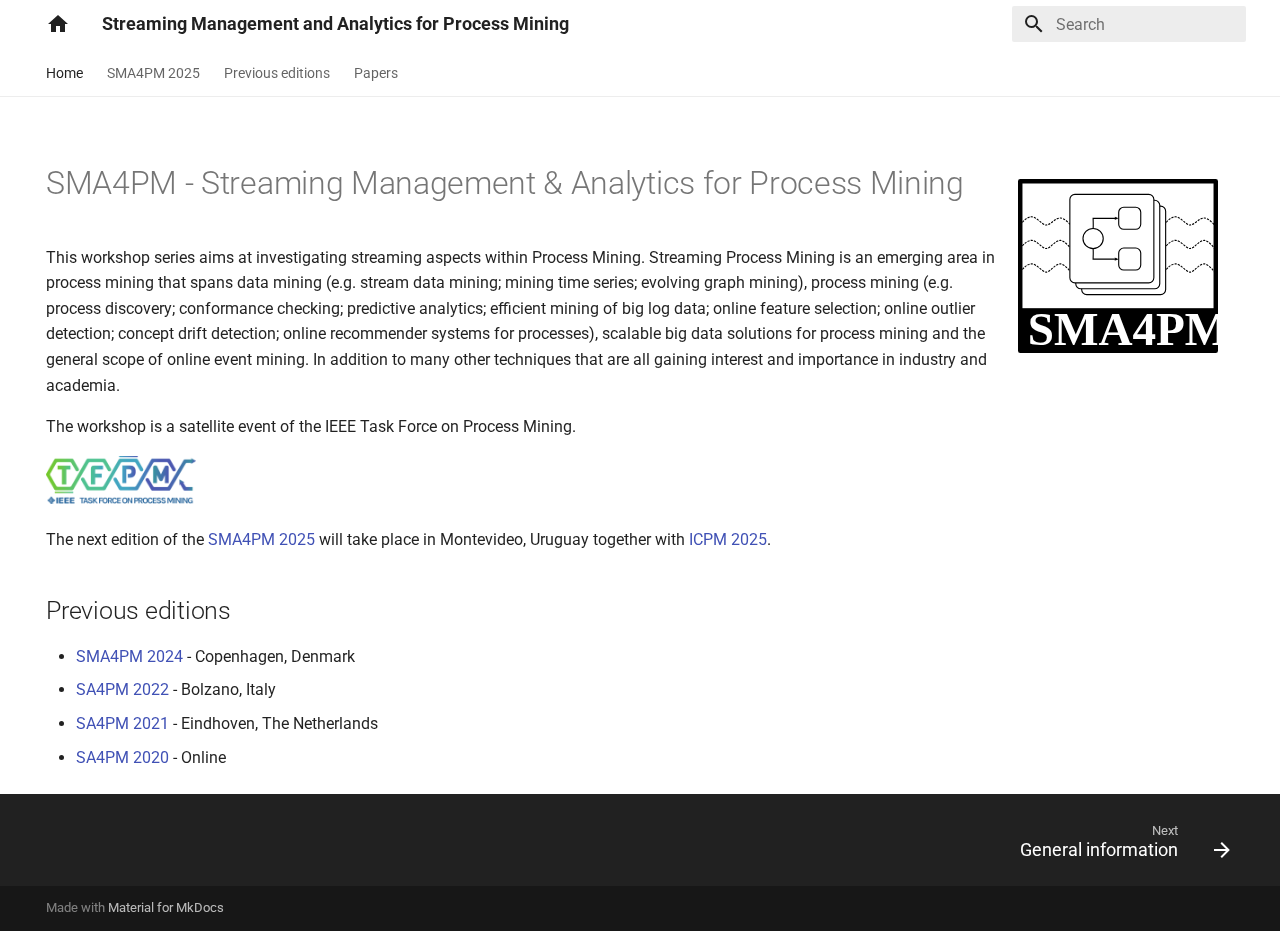
<file: index.html>
<!doctype html>
<html lang="en" class="no-js">
  <head>
    
      <meta charset="utf-8">
      <meta name="viewport" content="width=device-width,initial-scale=1">
      
      
      
        <link rel="canonical" href="https://sma4pm.github.io/">
      
      
      
        <link rel="next" href="2025/">
      
      
      <link rel="icon" href="assets/images/favicon.png">
      <meta name="generator" content="mkdocs-1.6.1, mkdocs-material-9.6.10">
    
    
      
        <title>Streaming Management and Analytics for Process Mining</title>
      
    
    
      <link rel="stylesheet" href="assets/stylesheets/main.4af4bdda.min.css">
      
        
        <link rel="stylesheet" href="assets/stylesheets/palette.06af60db.min.css">
      
      


    
    
      
    
    
      
        
        
        <link rel="preconnect" href="https://fonts.gstatic.com" crossorigin>
        <link rel="stylesheet" href="https://fonts.googleapis.com/css?family=Roboto:300,300i,400,400i,700,700i%7CRoboto+Mono:400,400i,700,700i&display=fallback">
        <style>:root{--md-text-font:"Roboto";--md-code-font:"Roboto Mono"}</style>
      
    
    
      <link rel="stylesheet" href="media/extra.css">
    
    <script>__md_scope=new URL(".",location),__md_hash=e=>[...e].reduce(((e,_)=>(e<<5)-e+_.charCodeAt(0)),0),__md_get=(e,_=localStorage,t=__md_scope)=>JSON.parse(_.getItem(t.pathname+"."+e)),__md_set=(e,_,t=localStorage,a=__md_scope)=>{try{t.setItem(a.pathname+"."+e,JSON.stringify(_))}catch(e){}}</script>
    
      

    
    
    
  </head>
  
  
    
    
    
    
    
    <body dir="ltr" data-md-color-scheme="default" data-md-color-primary="white" data-md-color-accent="indigo">
  
    
    <input class="md-toggle" data-md-toggle="drawer" type="checkbox" id="__drawer" autocomplete="off">
    <input class="md-toggle" data-md-toggle="search" type="checkbox" id="__search" autocomplete="off">
    <label class="md-overlay" for="__drawer"></label>
    <div data-md-component="skip">
      
        
        <a href="#sma4pm-streaming-management-analytics-for-process-mining" class="md-skip">
          Skip to content
        </a>
      
    </div>
    <div data-md-component="announce">
      
    </div>
    
    
      

<header class="md-header" data-md-component="header">
  <nav class="md-header__inner md-grid" aria-label="Header">
    <a href="." title="Streaming Management and Analytics for Process Mining" class="md-header__button md-logo" aria-label="Streaming Management and Analytics for Process Mining" data-md-component="logo">
      
  
  <svg xmlns="http://www.w3.org/2000/svg" viewBox="0 0 24 24"><path d="M10 20v-6h4v6h5v-8h3L12 3 2 12h3v8z"/></svg>

    </a>
    <label class="md-header__button md-icon" for="__drawer">
      
      <svg xmlns="http://www.w3.org/2000/svg" viewBox="0 0 24 24"><path d="M3 6h18v2H3zm0 5h18v2H3zm0 5h18v2H3z"/></svg>
    </label>
    <div class="md-header__title" data-md-component="header-title">
      <div class="md-header__ellipsis">
        <div class="md-header__topic">
          <span class="md-ellipsis">
            Streaming Management and Analytics for Process Mining
          </span>
        </div>
        <div class="md-header__topic" data-md-component="header-topic">
          <span class="md-ellipsis">
            
              Home
            
          </span>
        </div>
      </div>
    </div>
    
      
    
    
    
    
      <label class="md-header__button md-icon" for="__search">
        
        <svg xmlns="http://www.w3.org/2000/svg" viewBox="0 0 24 24"><path d="M9.5 3A6.5 6.5 0 0 1 16 9.5c0 1.61-.59 3.09-1.56 4.23l.27.27h.79l5 5-1.5 1.5-5-5v-.79l-.27-.27A6.52 6.52 0 0 1 9.5 16 6.5 6.5 0 0 1 3 9.5 6.5 6.5 0 0 1 9.5 3m0 2C7 5 5 7 5 9.5S7 14 9.5 14 14 12 14 9.5 12 5 9.5 5"/></svg>
      </label>
      <div class="md-search" data-md-component="search" role="dialog">
  <label class="md-search__overlay" for="__search"></label>
  <div class="md-search__inner" role="search">
    <form class="md-search__form" name="search">
      <input type="text" class="md-search__input" name="query" aria-label="Search" placeholder="Search" autocapitalize="off" autocorrect="off" autocomplete="off" spellcheck="false" data-md-component="search-query" required>
      <label class="md-search__icon md-icon" for="__search">
        
        <svg xmlns="http://www.w3.org/2000/svg" viewBox="0 0 24 24"><path d="M9.5 3A6.5 6.5 0 0 1 16 9.5c0 1.61-.59 3.09-1.56 4.23l.27.27h.79l5 5-1.5 1.5-5-5v-.79l-.27-.27A6.52 6.52 0 0 1 9.5 16 6.5 6.5 0 0 1 3 9.5 6.5 6.5 0 0 1 9.5 3m0 2C7 5 5 7 5 9.5S7 14 9.5 14 14 12 14 9.5 12 5 9.5 5"/></svg>
        
        <svg xmlns="http://www.w3.org/2000/svg" viewBox="0 0 24 24"><path d="M20 11v2H8l5.5 5.5-1.42 1.42L4.16 12l7.92-7.92L13.5 5.5 8 11z"/></svg>
      </label>
      <nav class="md-search__options" aria-label="Search">
        
        <button type="reset" class="md-search__icon md-icon" title="Clear" aria-label="Clear" tabindex="-1">
          
          <svg xmlns="http://www.w3.org/2000/svg" viewBox="0 0 24 24"><path d="M19 6.41 17.59 5 12 10.59 6.41 5 5 6.41 10.59 12 5 17.59 6.41 19 12 13.41 17.59 19 19 17.59 13.41 12z"/></svg>
        </button>
      </nav>
      
    </form>
    <div class="md-search__output">
      <div class="md-search__scrollwrap" tabindex="0" data-md-scrollfix>
        <div class="md-search-result" data-md-component="search-result">
          <div class="md-search-result__meta">
            Initializing search
          </div>
          <ol class="md-search-result__list" role="presentation"></ol>
        </div>
      </div>
    </div>
  </div>
</div>
    
    
  </nav>
  
</header>
    
    <div class="md-container" data-md-component="container">
      
      
        
          
            
<nav class="md-tabs" aria-label="Tabs" data-md-component="tabs">
  <div class="md-grid">
    <ul class="md-tabs__list">
      
        
  
  
  
    
  
  
    <li class="md-tabs__item md-tabs__item--active">
      <a href="." class="md-tabs__link">
        
  
  
    
  
  Home

      </a>
    </li>
  

      
        
  
  
  
  
    
    
      <li class="md-tabs__item">
        <a href="2025/" class="md-tabs__link">
          
  
  
  SMA4PM 2025

        </a>
      </li>
    
  

      
        
  
  
  
  
    
    
      <li class="md-tabs__item">
        <a href="previous/" class="md-tabs__link">
          
  
  
  Previous editions

        </a>
      </li>
    
  

      
        
  
  
  
  
    <li class="md-tabs__item">
      <a href="papers/" class="md-tabs__link">
        
  
  
    
  
  Papers

      </a>
    </li>
  

      
    </ul>
  </div>
</nav>
          
        
      
      <main class="md-main" data-md-component="main">
        <div class="md-main__inner md-grid">
          
            
              
                
              
              <div class="md-sidebar md-sidebar--primary" data-md-component="sidebar" data-md-type="navigation" hidden>
                <div class="md-sidebar__scrollwrap">
                  <div class="md-sidebar__inner">
                    


  


  

<nav class="md-nav md-nav--primary md-nav--lifted md-nav--integrated" aria-label="Navigation" data-md-level="0">
  <label class="md-nav__title" for="__drawer">
    <a href="." title="Streaming Management and Analytics for Process Mining" class="md-nav__button md-logo" aria-label="Streaming Management and Analytics for Process Mining" data-md-component="logo">
      
  
  <svg xmlns="http://www.w3.org/2000/svg" viewBox="0 0 24 24"><path d="M10 20v-6h4v6h5v-8h3L12 3 2 12h3v8z"/></svg>

    </a>
    Streaming Management and Analytics for Process Mining
  </label>
  
  <ul class="md-nav__list" data-md-scrollfix>
    
      
      
  
  
    
  
  
  
    <li class="md-nav__item md-nav__item--active">
      
      <input class="md-nav__toggle md-toggle" type="checkbox" id="__toc">
      
      
        
      
      
        <label class="md-nav__link md-nav__link--active" for="__toc">
          
  
  
  <span class="md-ellipsis">
    Home
    
  </span>
  

          <span class="md-nav__icon md-icon"></span>
        </label>
      
      <a href="." class="md-nav__link md-nav__link--active">
        
  
  
  <span class="md-ellipsis">
    Home
    
  </span>
  

      </a>
      
        

<nav class="md-nav md-nav--secondary" aria-label="Table of contents">
  
  
  
    
  
  
    <label class="md-nav__title" for="__toc">
      <span class="md-nav__icon md-icon"></span>
      Table of contents
    </label>
    <ul class="md-nav__list" data-md-component="toc" data-md-scrollfix>
      
        <li class="md-nav__item">
  <a href="#previous-editions" class="md-nav__link">
    <span class="md-ellipsis">
      Previous editions
    </span>
  </a>
  
</li>
      
    </ul>
  
</nav>
      
    </li>
  

    
      
      
  
  
  
  
    
    
    
    
      
      
    
    
    <li class="md-nav__item md-nav__item--nested">
      
        
        
        <input class="md-nav__toggle md-toggle " type="checkbox" id="__nav_2" >
        
          
          <label class="md-nav__link" for="__nav_2" id="__nav_2_label" tabindex="0">
            
  
  
  <span class="md-ellipsis">
    SMA4PM 2025
    
  </span>
  

            <span class="md-nav__icon md-icon"></span>
          </label>
        
        <nav class="md-nav" data-md-level="1" aria-labelledby="__nav_2_label" aria-expanded="false">
          <label class="md-nav__title" for="__nav_2">
            <span class="md-nav__icon md-icon"></span>
            SMA4PM 2025
          </label>
          <ul class="md-nav__list" data-md-scrollfix>
            
              
                
  
  
  
  
    <li class="md-nav__item">
      <a href="2025/" class="md-nav__link">
        
  
  
  <span class="md-ellipsis">
    General information
    
  </span>
  

      </a>
    </li>
  

              
            
          </ul>
        </nav>
      
    </li>
  

    
      
      
  
  
  
  
    
    
    
    
      
      
    
    
    <li class="md-nav__item md-nav__item--nested">
      
        
        
        <input class="md-nav__toggle md-toggle " type="checkbox" id="__nav_3" >
        
          
          <label class="md-nav__link" for="__nav_3" id="__nav_3_label" tabindex="0">
            
  
  
  <span class="md-ellipsis">
    Previous editions
    
  </span>
  

            <span class="md-nav__icon md-icon"></span>
          </label>
        
        <nav class="md-nav" data-md-level="1" aria-labelledby="__nav_3_label" aria-expanded="false">
          <label class="md-nav__title" for="__nav_3">
            <span class="md-nav__icon md-icon"></span>
            Previous editions
          </label>
          <ul class="md-nav__list" data-md-scrollfix>
            
              
                
  
  
  
  
    <li class="md-nav__item">
      <a href="previous/" class="md-nav__link">
        
  
  
  <span class="md-ellipsis">
    Index of previous editions
    
  </span>
  

      </a>
    </li>
  

              
            
              
                
  
  
  
  
    
    
    
    
      
      
    
    
    <li class="md-nav__item md-nav__item--nested">
      
        
        
        <input class="md-nav__toggle md-toggle " type="checkbox" id="__nav_3_2" >
        
          
          <label class="md-nav__link" for="__nav_3_2" id="__nav_3_2_label" tabindex="0">
            
  
  
  <span class="md-ellipsis">
    SA4PM 2024
    
  </span>
  

            <span class="md-nav__icon md-icon"></span>
          </label>
        
        <nav class="md-nav" data-md-level="2" aria-labelledby="__nav_3_2_label" aria-expanded="false">
          <label class="md-nav__title" for="__nav_3_2">
            <span class="md-nav__icon md-icon"></span>
            SA4PM 2024
          </label>
          <ul class="md-nav__list" data-md-scrollfix>
            
              
                
  
  
  
  
    <li class="md-nav__item">
      <a href="2024/" class="md-nav__link">
        
  
  
  <span class="md-ellipsis">
    General information
    
  </span>
  

      </a>
    </li>
  

              
            
          </ul>
        </nav>
      
    </li>
  

              
            
              
                
  
  
  
  
    
    
    
    
      
      
    
    
    <li class="md-nav__item md-nav__item--nested">
      
        
        
        <input class="md-nav__toggle md-toggle " type="checkbox" id="__nav_3_3" >
        
          
          <label class="md-nav__link" for="__nav_3_3" id="__nav_3_3_label" tabindex="0">
            
  
  
  <span class="md-ellipsis">
    SA4PM 2022
    
  </span>
  

            <span class="md-nav__icon md-icon"></span>
          </label>
        
        <nav class="md-nav" data-md-level="2" aria-labelledby="__nav_3_3_label" aria-expanded="false">
          <label class="md-nav__title" for="__nav_3_3">
            <span class="md-nav__icon md-icon"></span>
            SA4PM 2022
          </label>
          <ul class="md-nav__list" data-md-scrollfix>
            
              
                
  
  
  
  
    <li class="md-nav__item">
      <a href="2022/" class="md-nav__link">
        
  
  
  <span class="md-ellipsis">
    General information
    
  </span>
  

      </a>
    </li>
  

              
            
          </ul>
        </nav>
      
    </li>
  

              
            
              
                
  
  
  
  
    
    
    
    
      
      
    
    
    <li class="md-nav__item md-nav__item--nested">
      
        
        
        <input class="md-nav__toggle md-toggle " type="checkbox" id="__nav_3_4" >
        
          
          <label class="md-nav__link" for="__nav_3_4" id="__nav_3_4_label" tabindex="0">
            
  
  
  <span class="md-ellipsis">
    SA4PM 2021
    
  </span>
  

            <span class="md-nav__icon md-icon"></span>
          </label>
        
        <nav class="md-nav" data-md-level="2" aria-labelledby="__nav_3_4_label" aria-expanded="false">
          <label class="md-nav__title" for="__nav_3_4">
            <span class="md-nav__icon md-icon"></span>
            SA4PM 2021
          </label>
          <ul class="md-nav__list" data-md-scrollfix>
            
              
                
  
  
  
  
    <li class="md-nav__item">
      <a href="2021/" class="md-nav__link">
        
  
  
  <span class="md-ellipsis">
    General information
    
  </span>
  

      </a>
    </li>
  

              
            
              
                
  
  
  
  
    <li class="md-nav__item">
      <a href="2021/program/" class="md-nav__link">
        
  
  
  <span class="md-ellipsis">
    Program
    
  </span>
  

      </a>
    </li>
  

              
            
              
                
  
  
  
  
    <li class="md-nav__item">
      <a href="2021/submissions/" class="md-nav__link">
        
  
  
  <span class="md-ellipsis">
    Submission and deadlines
    
  </span>
  

      </a>
    </li>
  

              
            
          </ul>
        </nav>
      
    </li>
  

              
            
              
                
  
  
  
  
    
    
    
    
      
      
    
    
    <li class="md-nav__item md-nav__item--nested">
      
        
        
        <input class="md-nav__toggle md-toggle " type="checkbox" id="__nav_3_5" >
        
          
          <label class="md-nav__link" for="__nav_3_5" id="__nav_3_5_label" tabindex="0">
            
  
  
  <span class="md-ellipsis">
    SA4PM 2020
    
  </span>
  

            <span class="md-nav__icon md-icon"></span>
          </label>
        
        <nav class="md-nav" data-md-level="2" aria-labelledby="__nav_3_5_label" aria-expanded="false">
          <label class="md-nav__title" for="__nav_3_5">
            <span class="md-nav__icon md-icon"></span>
            SA4PM 2020
          </label>
          <ul class="md-nav__list" data-md-scrollfix>
            
              
                
  
  
  
  
    <li class="md-nav__item">
      <a href="2020/" class="md-nav__link">
        
  
  
  <span class="md-ellipsis">
    General information
    
  </span>
  

      </a>
    </li>
  

              
            
              
                
  
  
  
  
    <li class="md-nav__item">
      <a href="2020/program/" class="md-nav__link">
        
  
  
  <span class="md-ellipsis">
    Program
    
  </span>
  

      </a>
    </li>
  

              
            
          </ul>
        </nav>
      
    </li>
  

              
            
          </ul>
        </nav>
      
    </li>
  

    
      
      
  
  
  
  
    <li class="md-nav__item">
      <a href="papers/" class="md-nav__link">
        
  
  
  <span class="md-ellipsis">
    Papers
    
  </span>
  

      </a>
    </li>
  

    
  </ul>
</nav>
                  </div>
                </div>
              </div>
            
            
          
          
            <div class="md-content" data-md-component="content">
              <article class="md-content__inner md-typeset">
                
                  
  




<p><img src="media/logo.svg" style="float: right; margin: 1em; width: 200px" /></p>
<h1 id="sma4pm-streaming-management-analytics-for-process-mining">SMA4PM - Streaming Management &amp; Analytics for Process Mining</h1>
<p>This workshop series aims at investigating streaming aspects within Process Mining.
Streaming Process Mining is an emerging area in process mining that spans data mining (e.g. stream data mining; mining time series; evolving graph mining), process mining (e.g. process discovery; conformance checking; predictive analytics; efficient mining of big log data; online feature selection; online outlier detection; concept drift detection; online recommender systems for processes), scalable big data solutions for process mining and the general scope of online event mining. In addition to many other techniques that are all gaining interest and importance in industry and academia.</p>
<p>The workshop is a satellite event of the IEEE Task Force on Process Mining.</p>
<p><img src="media/tfpm.png" style="width: 150px" /></p>
<p>The next edition of the <a href="/2025">SMA4PM 2025</a> will take place in Montevideo, Uruguay together with <a href="https://icpmconference.org/2025/">ICPM 2025</a>.</p>
<h2 id="previous-editions">Previous editions</h2>
<ul>
<li><a href="/2024">SMA4PM 2024</a> - Copenhagen, Denmark</li>
<li><a href="/2022">SA4PM 2022</a> - Bolzano, Italy</li>
<li><a href="/2021">SA4PM 2021</a> - Eindhoven, The Netherlands</li>
<li><a href="/2020">SA4PM 2020</a> - Online</li>
</ul>







  
  




  



                
              </article>
            </div>
          
          
<script>var target=document.getElementById(location.hash.slice(1));target&&target.name&&(target.checked=target.name.startsWith("__tabbed_"))</script>
        </div>
        
      </main>
      
        <footer class="md-footer">
  
    
      
        
      
      <nav class="md-footer__inner md-grid" aria-label="Footer" >
        
        
          
          <a href="2025/" class="md-footer__link md-footer__link--next" aria-label="Next: General information">
            <div class="md-footer__title">
              <span class="md-footer__direction">
                Next
              </span>
              <div class="md-ellipsis">
                General information
              </div>
            </div>
            <div class="md-footer__button md-icon">
              
              <svg xmlns="http://www.w3.org/2000/svg" viewBox="0 0 24 24"><path d="M4 11v2h12l-5.5 5.5 1.42 1.42L19.84 12l-7.92-7.92L10.5 5.5 16 11z"/></svg>
            </div>
          </a>
        
      </nav>
    
  
  <div class="md-footer-meta md-typeset">
    <div class="md-footer-meta__inner md-grid">
      <div class="md-copyright">
  
  
    Made with
    <a href="https://squidfunk.github.io/mkdocs-material/" target="_blank" rel="noopener">
      Material for MkDocs
    </a>
  
</div>
      
    </div>
  </div>
</footer>
      
    </div>
    <div class="md-dialog" data-md-component="dialog">
      <div class="md-dialog__inner md-typeset"></div>
    </div>
    
    
    
      
      <script id="__config" type="application/json">{"base": ".", "features": ["navigation.tabs", "toc.integrate", "navigation.footer"], "search": "assets/javascripts/workers/search.f8cc74c7.min.js", "tags": null, "translations": {"clipboard.copied": "Copied to clipboard", "clipboard.copy": "Copy to clipboard", "search.result.more.one": "1 more on this page", "search.result.more.other": "# more on this page", "search.result.none": "No matching documents", "search.result.one": "1 matching document", "search.result.other": "# matching documents", "search.result.placeholder": "Type to start searching", "search.result.term.missing": "Missing", "select.version": "Select version"}, "version": null}</script>
    
    
      <script src="assets/javascripts/bundle.c8b220af.min.js"></script>
      
    
  </body>
</html>
</file>
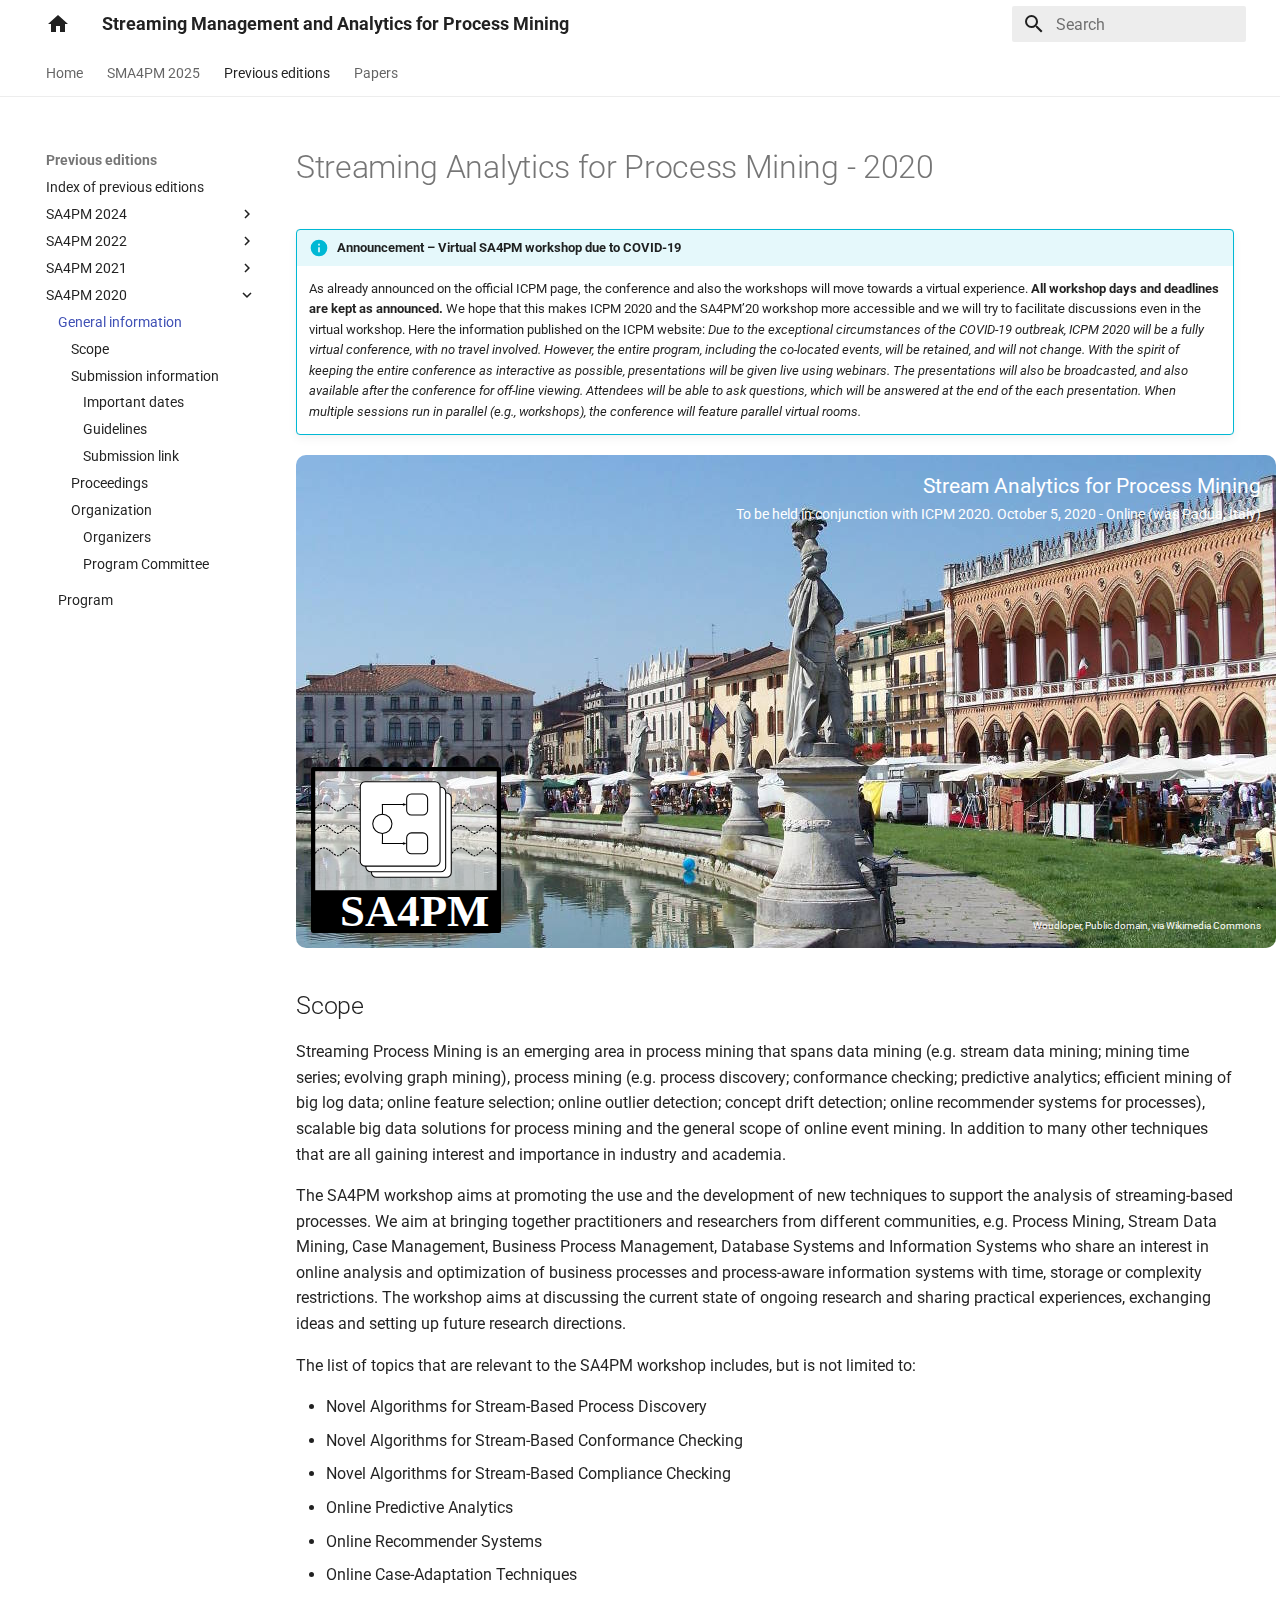
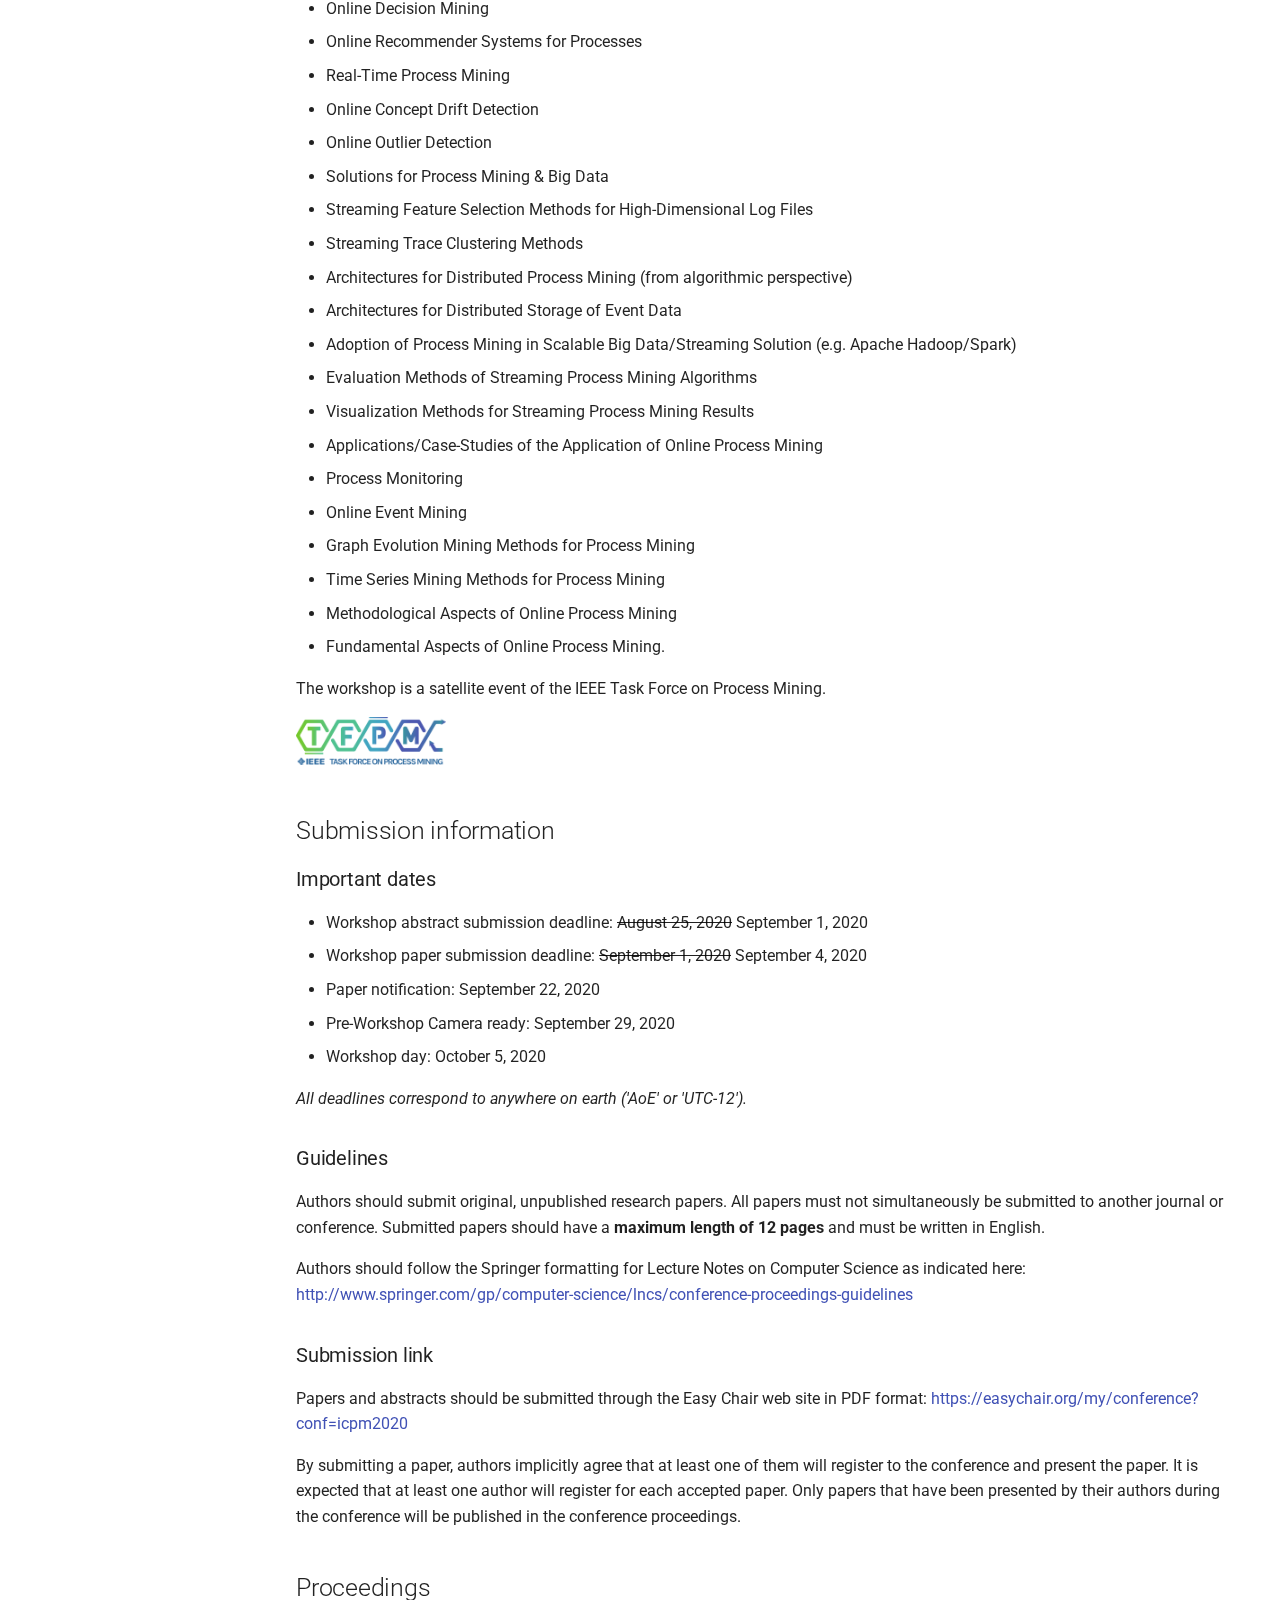
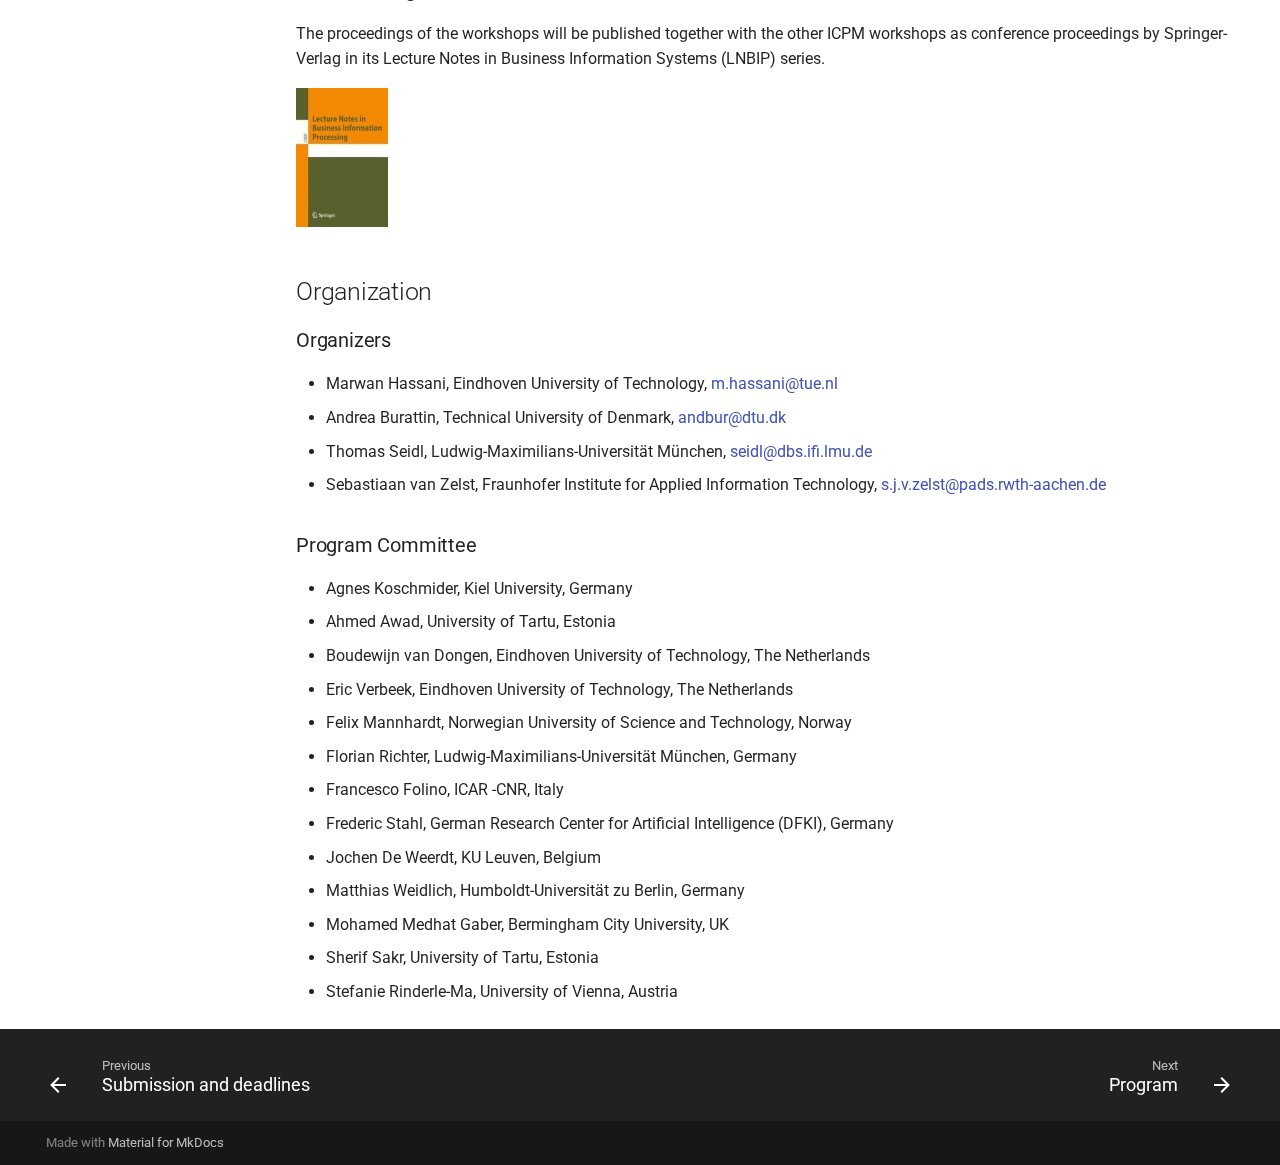
<file: 2020/index.html>
<!doctype html>
<html lang="en" class="no-js">
  <head>
    
      <meta charset="utf-8">
      <meta name="viewport" content="width=device-width,initial-scale=1">
      
      
      
        <link rel="canonical" href="https://sma4pm.github.io/2020/">
      
      
        <link rel="prev" href="../2021/submissions/">
      
      
        <link rel="next" href="program/">
      
      
      <link rel="icon" href="../assets/images/favicon.png">
      <meta name="generator" content="mkdocs-1.6.1, mkdocs-material-9.6.10">
    
    
      
        <title>General information - Streaming Management and Analytics for Process Mining</title>
      
    
    
      <link rel="stylesheet" href="../assets/stylesheets/main.4af4bdda.min.css">
      
        
        <link rel="stylesheet" href="../assets/stylesheets/palette.06af60db.min.css">
      
      


    
    
      
    
    
      
        
        
        <link rel="preconnect" href="https://fonts.gstatic.com" crossorigin>
        <link rel="stylesheet" href="https://fonts.googleapis.com/css?family=Roboto:300,300i,400,400i,700,700i%7CRoboto+Mono:400,400i,700,700i&display=fallback">
        <style>:root{--md-text-font:"Roboto";--md-code-font:"Roboto Mono"}</style>
      
    
    
      <link rel="stylesheet" href="../media/extra.css">
    
    <script>__md_scope=new URL("..",location),__md_hash=e=>[...e].reduce(((e,_)=>(e<<5)-e+_.charCodeAt(0)),0),__md_get=(e,_=localStorage,t=__md_scope)=>JSON.parse(_.getItem(t.pathname+"."+e)),__md_set=(e,_,t=localStorage,a=__md_scope)=>{try{t.setItem(a.pathname+"."+e,JSON.stringify(_))}catch(e){}}</script>
    
      

    
    
    
  </head>
  
  
    
    
    
    
    
    <body dir="ltr" data-md-color-scheme="default" data-md-color-primary="white" data-md-color-accent="indigo">
  
    
    <input class="md-toggle" data-md-toggle="drawer" type="checkbox" id="__drawer" autocomplete="off">
    <input class="md-toggle" data-md-toggle="search" type="checkbox" id="__search" autocomplete="off">
    <label class="md-overlay" for="__drawer"></label>
    <div data-md-component="skip">
      
        
        <a href="#streaming-analytics-for-process-mining-2020" class="md-skip">
          Skip to content
        </a>
      
    </div>
    <div data-md-component="announce">
      
    </div>
    
    
      

<header class="md-header" data-md-component="header">
  <nav class="md-header__inner md-grid" aria-label="Header">
    <a href=".." title="Streaming Management and Analytics for Process Mining" class="md-header__button md-logo" aria-label="Streaming Management and Analytics for Process Mining" data-md-component="logo">
      
  
  <svg xmlns="http://www.w3.org/2000/svg" viewBox="0 0 24 24"><path d="M10 20v-6h4v6h5v-8h3L12 3 2 12h3v8z"/></svg>

    </a>
    <label class="md-header__button md-icon" for="__drawer">
      
      <svg xmlns="http://www.w3.org/2000/svg" viewBox="0 0 24 24"><path d="M3 6h18v2H3zm0 5h18v2H3zm0 5h18v2H3z"/></svg>
    </label>
    <div class="md-header__title" data-md-component="header-title">
      <div class="md-header__ellipsis">
        <div class="md-header__topic">
          <span class="md-ellipsis">
            Streaming Management and Analytics for Process Mining
          </span>
        </div>
        <div class="md-header__topic" data-md-component="header-topic">
          <span class="md-ellipsis">
            
              General information
            
          </span>
        </div>
      </div>
    </div>
    
      
    
    
    
    
      <label class="md-header__button md-icon" for="__search">
        
        <svg xmlns="http://www.w3.org/2000/svg" viewBox="0 0 24 24"><path d="M9.5 3A6.5 6.5 0 0 1 16 9.5c0 1.61-.59 3.09-1.56 4.23l.27.27h.79l5 5-1.5 1.5-5-5v-.79l-.27-.27A6.52 6.52 0 0 1 9.5 16 6.5 6.5 0 0 1 3 9.5 6.5 6.5 0 0 1 9.5 3m0 2C7 5 5 7 5 9.5S7 14 9.5 14 14 12 14 9.5 12 5 9.5 5"/></svg>
      </label>
      <div class="md-search" data-md-component="search" role="dialog">
  <label class="md-search__overlay" for="__search"></label>
  <div class="md-search__inner" role="search">
    <form class="md-search__form" name="search">
      <input type="text" class="md-search__input" name="query" aria-label="Search" placeholder="Search" autocapitalize="off" autocorrect="off" autocomplete="off" spellcheck="false" data-md-component="search-query" required>
      <label class="md-search__icon md-icon" for="__search">
        
        <svg xmlns="http://www.w3.org/2000/svg" viewBox="0 0 24 24"><path d="M9.5 3A6.5 6.5 0 0 1 16 9.5c0 1.61-.59 3.09-1.56 4.23l.27.27h.79l5 5-1.5 1.5-5-5v-.79l-.27-.27A6.52 6.52 0 0 1 9.5 16 6.5 6.5 0 0 1 3 9.5 6.5 6.5 0 0 1 9.5 3m0 2C7 5 5 7 5 9.5S7 14 9.5 14 14 12 14 9.5 12 5 9.5 5"/></svg>
        
        <svg xmlns="http://www.w3.org/2000/svg" viewBox="0 0 24 24"><path d="M20 11v2H8l5.5 5.5-1.42 1.42L4.16 12l7.92-7.92L13.5 5.5 8 11z"/></svg>
      </label>
      <nav class="md-search__options" aria-label="Search">
        
        <button type="reset" class="md-search__icon md-icon" title="Clear" aria-label="Clear" tabindex="-1">
          
          <svg xmlns="http://www.w3.org/2000/svg" viewBox="0 0 24 24"><path d="M19 6.41 17.59 5 12 10.59 6.41 5 5 6.41 10.59 12 5 17.59 6.41 19 12 13.41 17.59 19 19 17.59 13.41 12z"/></svg>
        </button>
      </nav>
      
    </form>
    <div class="md-search__output">
      <div class="md-search__scrollwrap" tabindex="0" data-md-scrollfix>
        <div class="md-search-result" data-md-component="search-result">
          <div class="md-search-result__meta">
            Initializing search
          </div>
          <ol class="md-search-result__list" role="presentation"></ol>
        </div>
      </div>
    </div>
  </div>
</div>
    
    
  </nav>
  
</header>
    
    <div class="md-container" data-md-component="container">
      
      
        
          
            
<nav class="md-tabs" aria-label="Tabs" data-md-component="tabs">
  <div class="md-grid">
    <ul class="md-tabs__list">
      
        
  
  
  
  
    <li class="md-tabs__item">
      <a href=".." class="md-tabs__link">
        
  
  
    
  
  Home

      </a>
    </li>
  

      
        
  
  
  
  
    
    
      <li class="md-tabs__item">
        <a href="../2025/" class="md-tabs__link">
          
  
  
  SMA4PM 2025

        </a>
      </li>
    
  

      
        
  
  
  
    
  
  
    
    
      <li class="md-tabs__item md-tabs__item--active">
        <a href="../previous/" class="md-tabs__link">
          
  
  
  Previous editions

        </a>
      </li>
    
  

      
        
  
  
  
  
    <li class="md-tabs__item">
      <a href="../papers/" class="md-tabs__link">
        
  
  
    
  
  Papers

      </a>
    </li>
  

      
    </ul>
  </div>
</nav>
          
        
      
      <main class="md-main" data-md-component="main">
        <div class="md-main__inner md-grid">
          
            
              
              <div class="md-sidebar md-sidebar--primary" data-md-component="sidebar" data-md-type="navigation" >
                <div class="md-sidebar__scrollwrap">
                  <div class="md-sidebar__inner">
                    


  


  

<nav class="md-nav md-nav--primary md-nav--lifted md-nav--integrated" aria-label="Navigation" data-md-level="0">
  <label class="md-nav__title" for="__drawer">
    <a href=".." title="Streaming Management and Analytics for Process Mining" class="md-nav__button md-logo" aria-label="Streaming Management and Analytics for Process Mining" data-md-component="logo">
      
  
  <svg xmlns="http://www.w3.org/2000/svg" viewBox="0 0 24 24"><path d="M10 20v-6h4v6h5v-8h3L12 3 2 12h3v8z"/></svg>

    </a>
    Streaming Management and Analytics for Process Mining
  </label>
  
  <ul class="md-nav__list" data-md-scrollfix>
    
      
      
  
  
  
  
    <li class="md-nav__item">
      <a href=".." class="md-nav__link">
        
  
  
  <span class="md-ellipsis">
    Home
    
  </span>
  

      </a>
    </li>
  

    
      
      
  
  
  
  
    
    
    
    
      
      
    
    
    <li class="md-nav__item md-nav__item--nested">
      
        
        
        <input class="md-nav__toggle md-toggle " type="checkbox" id="__nav_2" >
        
          
          <label class="md-nav__link" for="__nav_2" id="__nav_2_label" tabindex="0">
            
  
  
  <span class="md-ellipsis">
    SMA4PM 2025
    
  </span>
  

            <span class="md-nav__icon md-icon"></span>
          </label>
        
        <nav class="md-nav" data-md-level="1" aria-labelledby="__nav_2_label" aria-expanded="false">
          <label class="md-nav__title" for="__nav_2">
            <span class="md-nav__icon md-icon"></span>
            SMA4PM 2025
          </label>
          <ul class="md-nav__list" data-md-scrollfix>
            
              
                
  
  
  
  
    <li class="md-nav__item">
      <a href="../2025/" class="md-nav__link">
        
  
  
  <span class="md-ellipsis">
    General information
    
  </span>
  

      </a>
    </li>
  

              
            
          </ul>
        </nav>
      
    </li>
  

    
      
      
  
  
    
  
  
  
    
    
    
    
      
        
        
      
      
    
    
    <li class="md-nav__item md-nav__item--active md-nav__item--section md-nav__item--nested">
      
        
        
        <input class="md-nav__toggle md-toggle " type="checkbox" id="__nav_3" checked>
        
          
          <label class="md-nav__link" for="__nav_3" id="__nav_3_label" tabindex="">
            
  
  
  <span class="md-ellipsis">
    Previous editions
    
  </span>
  

            <span class="md-nav__icon md-icon"></span>
          </label>
        
        <nav class="md-nav" data-md-level="1" aria-labelledby="__nav_3_label" aria-expanded="true">
          <label class="md-nav__title" for="__nav_3">
            <span class="md-nav__icon md-icon"></span>
            Previous editions
          </label>
          <ul class="md-nav__list" data-md-scrollfix>
            
              
                
  
  
  
  
    <li class="md-nav__item">
      <a href="../previous/" class="md-nav__link">
        
  
  
  <span class="md-ellipsis">
    Index of previous editions
    
  </span>
  

      </a>
    </li>
  

              
            
              
                
  
  
  
  
    
    
    
    
      
      
    
    
    <li class="md-nav__item md-nav__item--nested">
      
        
        
        <input class="md-nav__toggle md-toggle " type="checkbox" id="__nav_3_2" >
        
          
          <label class="md-nav__link" for="__nav_3_2" id="__nav_3_2_label" tabindex="0">
            
  
  
  <span class="md-ellipsis">
    SA4PM 2024
    
  </span>
  

            <span class="md-nav__icon md-icon"></span>
          </label>
        
        <nav class="md-nav" data-md-level="2" aria-labelledby="__nav_3_2_label" aria-expanded="false">
          <label class="md-nav__title" for="__nav_3_2">
            <span class="md-nav__icon md-icon"></span>
            SA4PM 2024
          </label>
          <ul class="md-nav__list" data-md-scrollfix>
            
              
                
  
  
  
  
    <li class="md-nav__item">
      <a href="../2024/" class="md-nav__link">
        
  
  
  <span class="md-ellipsis">
    General information
    
  </span>
  

      </a>
    </li>
  

              
            
          </ul>
        </nav>
      
    </li>
  

              
            
              
                
  
  
  
  
    
    
    
    
      
      
    
    
    <li class="md-nav__item md-nav__item--nested">
      
        
        
        <input class="md-nav__toggle md-toggle " type="checkbox" id="__nav_3_3" >
        
          
          <label class="md-nav__link" for="__nav_3_3" id="__nav_3_3_label" tabindex="0">
            
  
  
  <span class="md-ellipsis">
    SA4PM 2022
    
  </span>
  

            <span class="md-nav__icon md-icon"></span>
          </label>
        
        <nav class="md-nav" data-md-level="2" aria-labelledby="__nav_3_3_label" aria-expanded="false">
          <label class="md-nav__title" for="__nav_3_3">
            <span class="md-nav__icon md-icon"></span>
            SA4PM 2022
          </label>
          <ul class="md-nav__list" data-md-scrollfix>
            
              
                
  
  
  
  
    <li class="md-nav__item">
      <a href="../2022/" class="md-nav__link">
        
  
  
  <span class="md-ellipsis">
    General information
    
  </span>
  

      </a>
    </li>
  

              
            
          </ul>
        </nav>
      
    </li>
  

              
            
              
                
  
  
  
  
    
    
    
    
      
      
    
    
    <li class="md-nav__item md-nav__item--nested">
      
        
        
        <input class="md-nav__toggle md-toggle " type="checkbox" id="__nav_3_4" >
        
          
          <label class="md-nav__link" for="__nav_3_4" id="__nav_3_4_label" tabindex="0">
            
  
  
  <span class="md-ellipsis">
    SA4PM 2021
    
  </span>
  

            <span class="md-nav__icon md-icon"></span>
          </label>
        
        <nav class="md-nav" data-md-level="2" aria-labelledby="__nav_3_4_label" aria-expanded="false">
          <label class="md-nav__title" for="__nav_3_4">
            <span class="md-nav__icon md-icon"></span>
            SA4PM 2021
          </label>
          <ul class="md-nav__list" data-md-scrollfix>
            
              
                
  
  
  
  
    <li class="md-nav__item">
      <a href="../2021/" class="md-nav__link">
        
  
  
  <span class="md-ellipsis">
    General information
    
  </span>
  

      </a>
    </li>
  

              
            
              
                
  
  
  
  
    <li class="md-nav__item">
      <a href="../2021/program/" class="md-nav__link">
        
  
  
  <span class="md-ellipsis">
    Program
    
  </span>
  

      </a>
    </li>
  

              
            
              
                
  
  
  
  
    <li class="md-nav__item">
      <a href="../2021/submissions/" class="md-nav__link">
        
  
  
  <span class="md-ellipsis">
    Submission and deadlines
    
  </span>
  

      </a>
    </li>
  

              
            
          </ul>
        </nav>
      
    </li>
  

              
            
              
                
  
  
    
  
  
  
    
    
    
    
      
      
    
    
    <li class="md-nav__item md-nav__item--active md-nav__item--nested">
      
        
        
        <input class="md-nav__toggle md-toggle " type="checkbox" id="__nav_3_5" checked>
        
          
          <label class="md-nav__link" for="__nav_3_5" id="__nav_3_5_label" tabindex="0">
            
  
  
  <span class="md-ellipsis">
    SA4PM 2020
    
  </span>
  

            <span class="md-nav__icon md-icon"></span>
          </label>
        
        <nav class="md-nav" data-md-level="2" aria-labelledby="__nav_3_5_label" aria-expanded="true">
          <label class="md-nav__title" for="__nav_3_5">
            <span class="md-nav__icon md-icon"></span>
            SA4PM 2020
          </label>
          <ul class="md-nav__list" data-md-scrollfix>
            
              
                
  
  
    
  
  
  
    <li class="md-nav__item md-nav__item--active">
      
      <input class="md-nav__toggle md-toggle" type="checkbox" id="__toc">
      
      
        
      
      
        <label class="md-nav__link md-nav__link--active" for="__toc">
          
  
  
  <span class="md-ellipsis">
    General information
    
  </span>
  

          <span class="md-nav__icon md-icon"></span>
        </label>
      
      <a href="./" class="md-nav__link md-nav__link--active">
        
  
  
  <span class="md-ellipsis">
    General information
    
  </span>
  

      </a>
      
        

<nav class="md-nav md-nav--secondary" aria-label="Table of contents">
  
  
  
    
  
  
    <label class="md-nav__title" for="__toc">
      <span class="md-nav__icon md-icon"></span>
      Table of contents
    </label>
    <ul class="md-nav__list" data-md-component="toc" data-md-scrollfix>
      
        <li class="md-nav__item">
  <a href="#scope" class="md-nav__link">
    <span class="md-ellipsis">
      Scope
    </span>
  </a>
  
</li>
      
        <li class="md-nav__item">
  <a href="#submission-information" class="md-nav__link">
    <span class="md-ellipsis">
      Submission information
    </span>
  </a>
  
    <nav class="md-nav" aria-label="Submission information">
      <ul class="md-nav__list">
        
          <li class="md-nav__item">
  <a href="#important-dates" class="md-nav__link">
    <span class="md-ellipsis">
      Important dates
    </span>
  </a>
  
</li>
        
          <li class="md-nav__item">
  <a href="#guidelines" class="md-nav__link">
    <span class="md-ellipsis">
      Guidelines
    </span>
  </a>
  
</li>
        
          <li class="md-nav__item">
  <a href="#submission-link" class="md-nav__link">
    <span class="md-ellipsis">
      Submission link
    </span>
  </a>
  
</li>
        
      </ul>
    </nav>
  
</li>
      
        <li class="md-nav__item">
  <a href="#proceedings" class="md-nav__link">
    <span class="md-ellipsis">
      Proceedings
    </span>
  </a>
  
</li>
      
        <li class="md-nav__item">
  <a href="#organization" class="md-nav__link">
    <span class="md-ellipsis">
      Organization
    </span>
  </a>
  
    <nav class="md-nav" aria-label="Organization">
      <ul class="md-nav__list">
        
          <li class="md-nav__item">
  <a href="#organizers" class="md-nav__link">
    <span class="md-ellipsis">
      Organizers
    </span>
  </a>
  
</li>
        
          <li class="md-nav__item">
  <a href="#program-committee" class="md-nav__link">
    <span class="md-ellipsis">
      Program Committee
    </span>
  </a>
  
</li>
        
      </ul>
    </nav>
  
</li>
      
    </ul>
  
</nav>
      
    </li>
  

              
            
              
                
  
  
  
  
    <li class="md-nav__item">
      <a href="program/" class="md-nav__link">
        
  
  
  <span class="md-ellipsis">
    Program
    
  </span>
  

      </a>
    </li>
  

              
            
          </ul>
        </nav>
      
    </li>
  

              
            
          </ul>
        </nav>
      
    </li>
  

    
      
      
  
  
  
  
    <li class="md-nav__item">
      <a href="../papers/" class="md-nav__link">
        
  
  
  <span class="md-ellipsis">
    Papers
    
  </span>
  

      </a>
    </li>
  

    
  </ul>
</nav>
                  </div>
                </div>
              </div>
            
            
          
          
            <div class="md-content" data-md-component="content">
              <article class="md-content__inner md-typeset">
                
                  



<h1 id="streaming-analytics-for-process-mining-2020">Streaming Analytics for Process Mining - 2020</h1>
<div class="admonition info">
<p class="admonition-title">Announcement – Virtual SA4PM workshop due to COVID-19</p>
<p>As already announced on the official ICPM page, the conference and also the workshops will move towards a virtual experience. <strong>All workshop days and deadlines are kept as announced.</strong> We hope that this makes ICPM 2020 and the SA4PM’20 workshop more accessible and we will try to facilitate discussions even in the virtual workshop. Here the information published on the ICPM website: <em>Due to the exceptional circumstances of the COVID-19 outbreak, ICPM 2020 will be a fully virtual conference, with no travel involved. However, the entire program, including the co-located events, will be retained, and will not change. With the spirit of keeping the entire conference as interactive as possible, presentations will be given live using webinars. The presentations will also be broadcasted, and also available after the conference for off-line viewing. Attendees will be able to ask questions, which will be answered at the end of the each presentation. When multiple sessions run in parallel (e.g., workshops), the conference will feature parallel virtual rooms.</em></p>
</div>
<div style="background: url(cover.jpg) top left no-repeat; border-radius: 10px; width: 980px; height: 493px; padding: 15px; position: relative;">
    <div style="color: white;">
        <p style="font-size: 1.3em; margin: 0; text-align: right;">Stream Analytics for Process Mining</p>
        <p style="font-size: 0.9em; margin: 0; text-align: right;">To be held in conjunction with ICPM 2020. October 5, 2020 - Online (was Padua, Italy)</p>
    </div>
    <div style="position: absolute; bottom: 15px; right: 15px; color: white; font-size: .6em;">
        Woudloper, Public domain, via Wikimedia Commons
    </div>
    <img src="../media/logo-old.svg" style="position: absolute; bottom: 15px;" />
</div>

<h2 id="scope">Scope</h2>
<p>Streaming Process Mining is an emerging area in process mining that spans data mining (e.g. stream data mining; mining time series; evolving graph mining), process mining (e.g. process discovery; conformance checking; predictive analytics; efficient mining of big log data; online feature selection; online outlier detection; concept drift detection; online recommender systems for processes), scalable big data solutions for process mining and the general scope of online event mining. In addition to many other techniques that are all gaining interest and importance in industry and academia.</p>
<p>The SA4PM workshop aims at promoting the use and the development of new techniques to support the analysis of streaming-based processes. We aim at bringing together practitioners and researchers from different communities, e.g. Process Mining, Stream Data Mining, Case Management, Business Process Management, Database Systems and Information Systems who share an interest in online analysis and optimization of business processes and process-aware information systems with time, storage or complexity restrictions. The workshop aims at discussing the current state of ongoing research and sharing practical experiences, exchanging ideas and setting up future research directions.</p>
<p>The list of topics that are relevant to the SA4PM workshop includes, but is not limited to:</p>
<ul>
<li>Novel Algorithms for Stream-Based Process Discovery</li>
<li>Novel Algorithms for Stream-Based Conformance Checking</li>
<li>Novel Algorithms for Stream-Based Compliance Checking</li>
<li>Online Predictive Analytics</li>
<li>Online Recommender Systems</li>
<li>Online Case-Adaptation Techniques</li>
<li>Online Decision Mining</li>
<li>Online Recommender Systems for Processes</li>
<li>Real-Time Process Mining</li>
<li>Online Concept Drift Detection</li>
<li>Online Outlier Detection</li>
<li>Solutions for Process Mining &amp; Big Data</li>
<li>Streaming Feature Selection Methods for High-Dimensional Log Files</li>
<li>Streaming Trace Clustering Methods</li>
<li>Architectures for Distributed Process Mining (from algorithmic perspective)</li>
<li>Architectures for Distributed Storage of Event Data</li>
<li>Adoption of Process Mining in Scalable Big Data/Streaming Solution (e.g. Apache Hadoop/Spark)</li>
<li>Evaluation Methods of Streaming Process Mining Algorithms</li>
<li>Visualization Methods for Streaming Process Mining Results</li>
<li>Applications/Case-Studies of the Application of Online Process Mining</li>
<li>Process Monitoring</li>
<li>Online Event Mining</li>
<li>Graph Evolution Mining Methods for Process Mining</li>
<li>Time Series Mining Methods for Process Mining</li>
<li>Methodological Aspects of Online Process Mining</li>
<li>Fundamental Aspects of Online Process Mining.</li>
</ul>
<p>The workshop is a satellite event of the IEEE Task Force on Process Mining.</p>
<p><img src="../media/tfpm.png" style="width: 150px" /></p>
<h2 id="submission-information">Submission information</h2>
<h3 id="important-dates">Important dates</h3>
<ul>
<li>Workshop abstract submission deadline: <del>August 25, 2020</del> September 1, 2020</li>
<li>Workshop paper submission deadline: <del>September 1, 2020</del> September 4, 2020</li>
<li>Paper notification: September 22, 2020</li>
<li>Pre-Workshop Camera ready: September 29, 2020</li>
<li>Workshop day: October 5, 2020</li>
</ul>
<p><em>All deadlines correspond to anywhere on earth ('AoE' or 'UTC-12').</em></p>
<h3 id="guidelines">Guidelines</h3>
<p>Authors should submit original, unpublished research papers. All papers must not simultaneously be submitted to another journal or conference. Submitted papers should have a <strong>maximum length of 12 pages</strong> and must be written in English.</p>
<p>Authors should follow the Springer formatting for Lecture Notes on Computer Science as indicated here: <a href="http://www.springer.com/gp/computer-science/lncs/conference-proceedings-guidelines">http://www.springer.com/gp/computer-science/lncs/conference-proceedings-guidelines</a></p>
<h3 id="submission-link">Submission link</h3>
<p>Papers and abstracts should be submitted through the Easy Chair web site in PDF format: <a href="https://easychair.org/my/conference?conf=icpm2020">https://easychair.org/my/conference?conf=icpm2020</a></p>
<p>By submitting a paper, authors implicitly agree that at least one of them will register to the conference and present the paper. It is expected that at least one author will register for each accepted paper. Only papers that have been presented by their authors during the conference will be published in the conference proceedings.</p>
<h2 id="proceedings">Proceedings</h2>
<p>The proceedings of the workshops will be published together with the other ICPM workshops as conference proceedings by Springer-Verlag in its Lecture Notes in Business Information Systems (LNBIP) series.</p>
<p><img alt="" src="/media/lnbip.jpg" /></p>
<h2 id="organization">Organization</h2>
<h3 id="organizers">Organizers</h3>
<ul>
<li>Marwan Hassani, Eindhoven University of Technology, <a href="&#109;&#97;&#105;&#108;&#116;&#111;&#58;&#109;&#46;&#104;&#97;&#115;&#115;&#97;&#110;&#105;&#64;&#116;&#117;&#101;&#46;&#110;&#108;">&#109;&#46;&#104;&#97;&#115;&#115;&#97;&#110;&#105;&#64;&#116;&#117;&#101;&#46;&#110;&#108;</a></li>
<li>Andrea Burattin, Technical University of Denmark, <a href="&#109;&#97;&#105;&#108;&#116;&#111;&#58;&#97;&#110;&#100;&#98;&#117;&#114;&#64;&#100;&#116;&#117;&#46;&#100;&#107;">&#97;&#110;&#100;&#98;&#117;&#114;&#64;&#100;&#116;&#117;&#46;&#100;&#107;</a></li>
<li>Thomas Seidl, Ludwig-Maximilians-Universität München, <a href="&#109;&#97;&#105;&#108;&#116;&#111;&#58;&#115;&#101;&#105;&#100;&#108;&#64;&#100;&#98;&#115;&#46;&#105;&#102;&#105;&#46;&#108;&#109;&#117;&#46;&#100;&#101;">&#115;&#101;&#105;&#100;&#108;&#64;&#100;&#98;&#115;&#46;&#105;&#102;&#105;&#46;&#108;&#109;&#117;&#46;&#100;&#101;</a></li>
<li>Sebastiaan van Zelst, Fraunhofer Institute for Applied Information Technology, <a href="&#109;&#97;&#105;&#108;&#116;&#111;&#58;&#115;&#46;&#106;&#46;&#118;&#46;&#122;&#101;&#108;&#115;&#116;&#64;&#112;&#97;&#100;&#115;&#46;&#114;&#119;&#116;&#104;&#45;&#97;&#97;&#99;&#104;&#101;&#110;&#46;&#100;&#101;">&#115;&#46;&#106;&#46;&#118;&#46;&#122;&#101;&#108;&#115;&#116;&#64;&#112;&#97;&#100;&#115;&#46;&#114;&#119;&#116;&#104;&#45;&#97;&#97;&#99;&#104;&#101;&#110;&#46;&#100;&#101;</a></li>
</ul>
<h3 id="program-committee">Program Committee</h3>
<ul>
<li>Agnes Koschmider, Kiel University, Germany</li>
<li>Ahmed Awad, University of Tartu, Estonia</li>
<li>Boudewijn van Dongen, Eindhoven University of Technology, The Netherlands</li>
<li>Eric Verbeek, Eindhoven University of Technology, The Netherlands</li>
<li>Felix Mannhardt, Norwegian University of Science and Technology, Norway</li>
<li>Florian Richter, Ludwig-Maximilians-Universität München, Germany</li>
<li>Francesco Folino, ICAR -CNR, Italy</li>
<li>Frederic Stahl, German Research Center for Artificial Intelligence (DFKI), Germany</li>
<li>Jochen De Weerdt, KU Leuven, Belgium</li>
<li>Matthias Weidlich, Humboldt-Universität zu Berlin, Germany</li>
<li>Mohamed Medhat Gaber, Bermingham City University, UK</li>
<li>Sherif Sakr, University of Tartu, Estonia</li>
<li>Stefanie Rinderle-Ma, University of Vienna, Austria</li>
</ul>












                
              </article>
            </div>
          
          
<script>var target=document.getElementById(location.hash.slice(1));target&&target.name&&(target.checked=target.name.startsWith("__tabbed_"))</script>
        </div>
        
      </main>
      
        <footer class="md-footer">
  
    
      
      <nav class="md-footer__inner md-grid" aria-label="Footer" >
        
          
          <a href="../2021/submissions/" class="md-footer__link md-footer__link--prev" aria-label="Previous: Submission and deadlines">
            <div class="md-footer__button md-icon">
              
              <svg xmlns="http://www.w3.org/2000/svg" viewBox="0 0 24 24"><path d="M20 11v2H8l5.5 5.5-1.42 1.42L4.16 12l7.92-7.92L13.5 5.5 8 11z"/></svg>
            </div>
            <div class="md-footer__title">
              <span class="md-footer__direction">
                Previous
              </span>
              <div class="md-ellipsis">
                Submission and deadlines
              </div>
            </div>
          </a>
        
        
          
          <a href="program/" class="md-footer__link md-footer__link--next" aria-label="Next: Program">
            <div class="md-footer__title">
              <span class="md-footer__direction">
                Next
              </span>
              <div class="md-ellipsis">
                Program
              </div>
            </div>
            <div class="md-footer__button md-icon">
              
              <svg xmlns="http://www.w3.org/2000/svg" viewBox="0 0 24 24"><path d="M4 11v2h12l-5.5 5.5 1.42 1.42L19.84 12l-7.92-7.92L10.5 5.5 16 11z"/></svg>
            </div>
          </a>
        
      </nav>
    
  
  <div class="md-footer-meta md-typeset">
    <div class="md-footer-meta__inner md-grid">
      <div class="md-copyright">
  
  
    Made with
    <a href="https://squidfunk.github.io/mkdocs-material/" target="_blank" rel="noopener">
      Material for MkDocs
    </a>
  
</div>
      
    </div>
  </div>
</footer>
      
    </div>
    <div class="md-dialog" data-md-component="dialog">
      <div class="md-dialog__inner md-typeset"></div>
    </div>
    
    
    
      
      <script id="__config" type="application/json">{"base": "..", "features": ["navigation.tabs", "toc.integrate", "navigation.footer"], "search": "../assets/javascripts/workers/search.f8cc74c7.min.js", "tags": null, "translations": {"clipboard.copied": "Copied to clipboard", "clipboard.copy": "Copy to clipboard", "search.result.more.one": "1 more on this page", "search.result.more.other": "# more on this page", "search.result.none": "No matching documents", "search.result.one": "1 matching document", "search.result.other": "# matching documents", "search.result.placeholder": "Type to start searching", "search.result.term.missing": "Missing", "select.version": "Select version"}, "version": null}</script>
    
    
      <script src="../assets/javascripts/bundle.c8b220af.min.js"></script>
      
    
  </body>
</html>
</file>
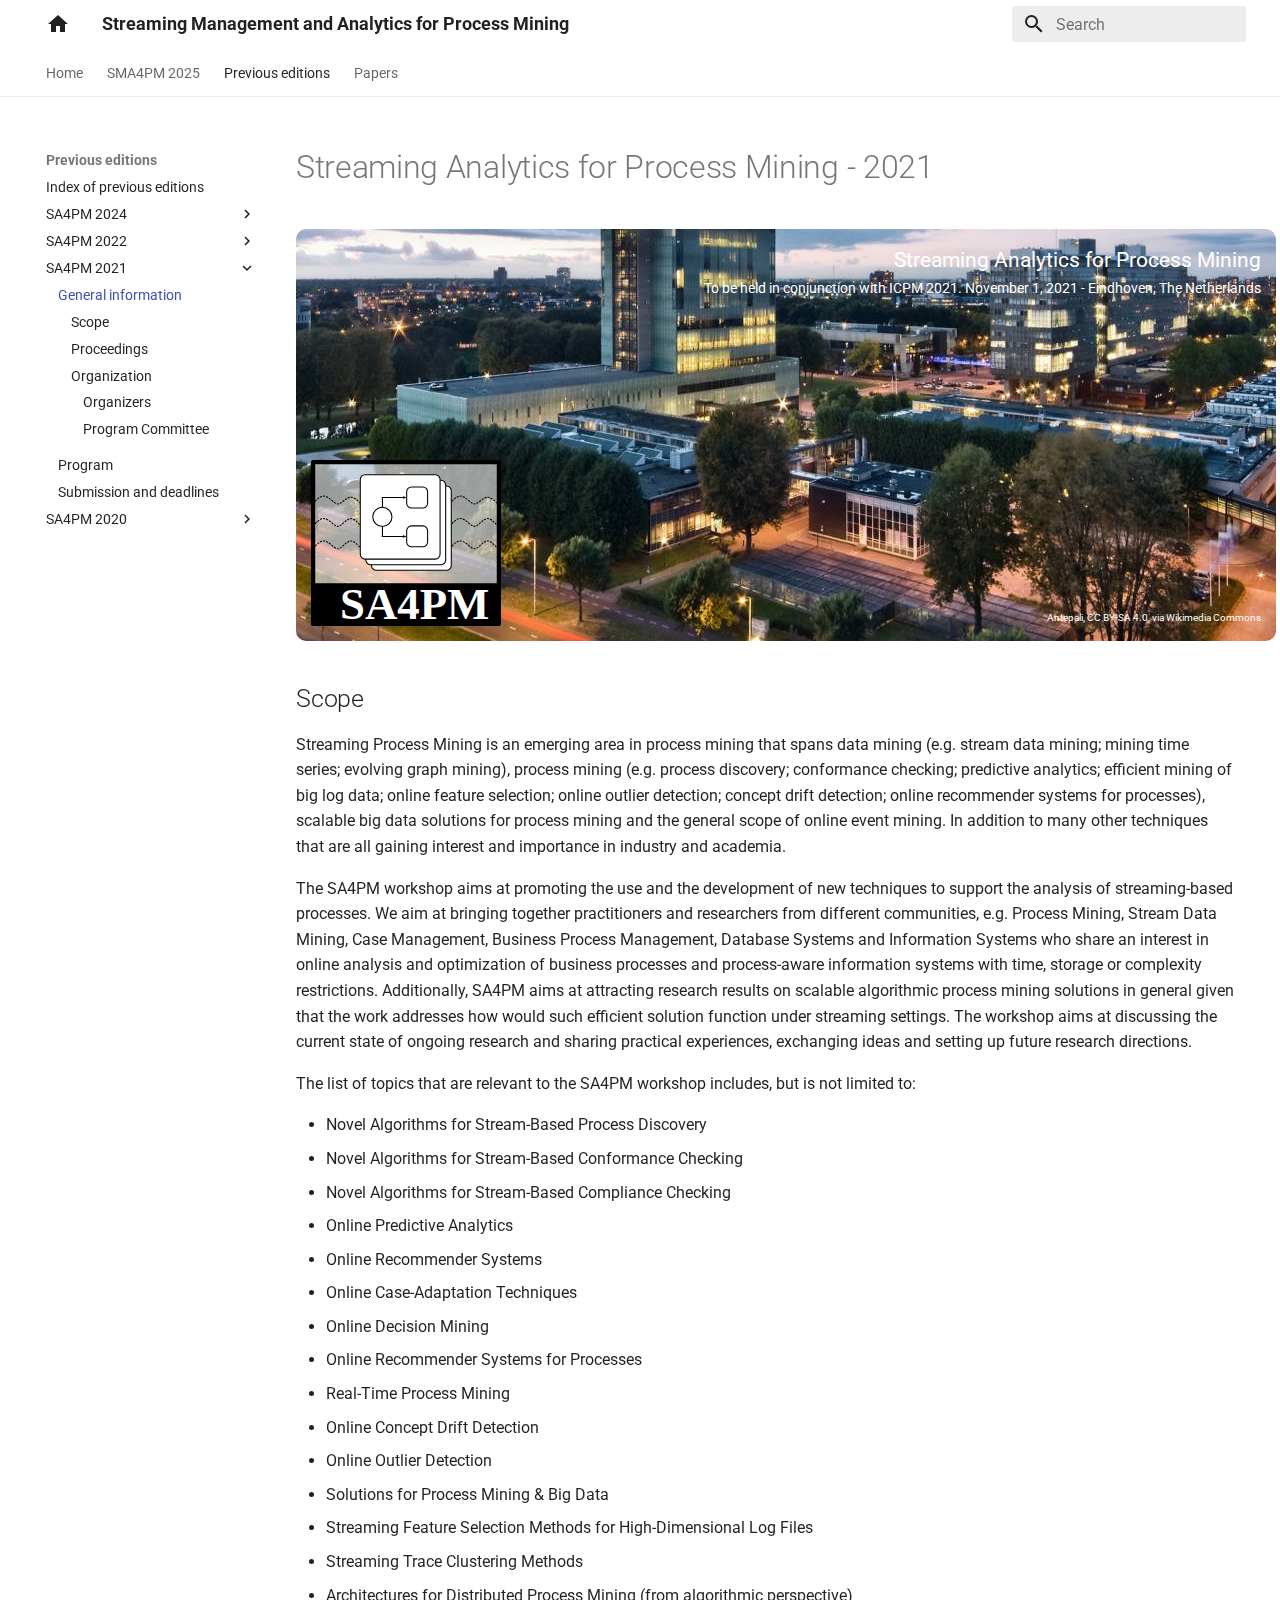
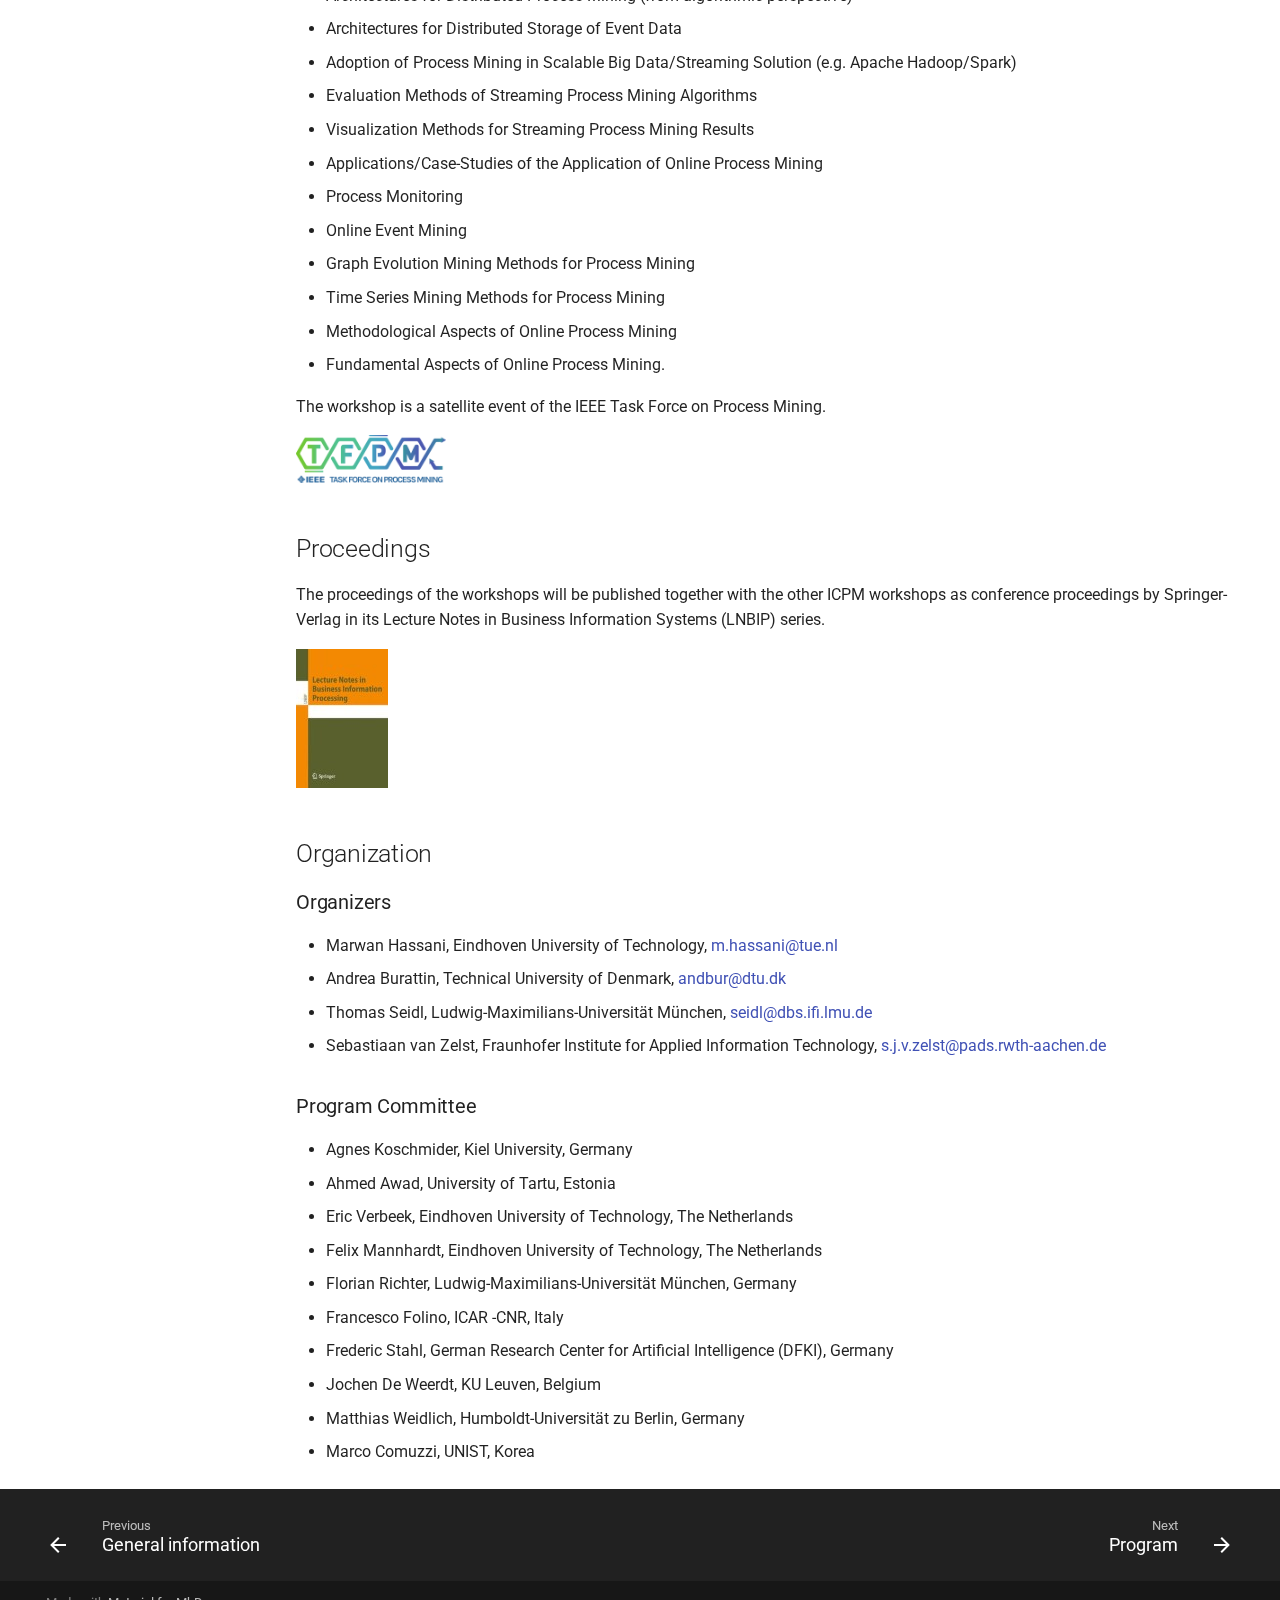
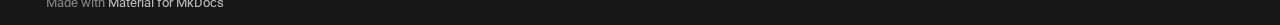
<file: 2021/index.html>
<!doctype html>
<html lang="en" class="no-js">
  <head>
    
      <meta charset="utf-8">
      <meta name="viewport" content="width=device-width,initial-scale=1">
      
      
      
        <link rel="canonical" href="https://sma4pm.github.io/2021/">
      
      
        <link rel="prev" href="../2022/">
      
      
        <link rel="next" href="program/">
      
      
      <link rel="icon" href="../assets/images/favicon.png">
      <meta name="generator" content="mkdocs-1.6.1, mkdocs-material-9.6.10">
    
    
      
        <title>General information - Streaming Management and Analytics for Process Mining</title>
      
    
    
      <link rel="stylesheet" href="../assets/stylesheets/main.4af4bdda.min.css">
      
        
        <link rel="stylesheet" href="../assets/stylesheets/palette.06af60db.min.css">
      
      


    
    
      
    
    
      
        
        
        <link rel="preconnect" href="https://fonts.gstatic.com" crossorigin>
        <link rel="stylesheet" href="https://fonts.googleapis.com/css?family=Roboto:300,300i,400,400i,700,700i%7CRoboto+Mono:400,400i,700,700i&display=fallback">
        <style>:root{--md-text-font:"Roboto";--md-code-font:"Roboto Mono"}</style>
      
    
    
      <link rel="stylesheet" href="../media/extra.css">
    
    <script>__md_scope=new URL("..",location),__md_hash=e=>[...e].reduce(((e,_)=>(e<<5)-e+_.charCodeAt(0)),0),__md_get=(e,_=localStorage,t=__md_scope)=>JSON.parse(_.getItem(t.pathname+"."+e)),__md_set=(e,_,t=localStorage,a=__md_scope)=>{try{t.setItem(a.pathname+"."+e,JSON.stringify(_))}catch(e){}}</script>
    
      

    
    
    
  </head>
  
  
    
    
    
    
    
    <body dir="ltr" data-md-color-scheme="default" data-md-color-primary="white" data-md-color-accent="indigo">
  
    
    <input class="md-toggle" data-md-toggle="drawer" type="checkbox" id="__drawer" autocomplete="off">
    <input class="md-toggle" data-md-toggle="search" type="checkbox" id="__search" autocomplete="off">
    <label class="md-overlay" for="__drawer"></label>
    <div data-md-component="skip">
      
        
        <a href="#streaming-analytics-for-process-mining-2021" class="md-skip">
          Skip to content
        </a>
      
    </div>
    <div data-md-component="announce">
      
    </div>
    
    
      

<header class="md-header" data-md-component="header">
  <nav class="md-header__inner md-grid" aria-label="Header">
    <a href=".." title="Streaming Management and Analytics for Process Mining" class="md-header__button md-logo" aria-label="Streaming Management and Analytics for Process Mining" data-md-component="logo">
      
  
  <svg xmlns="http://www.w3.org/2000/svg" viewBox="0 0 24 24"><path d="M10 20v-6h4v6h5v-8h3L12 3 2 12h3v8z"/></svg>

    </a>
    <label class="md-header__button md-icon" for="__drawer">
      
      <svg xmlns="http://www.w3.org/2000/svg" viewBox="0 0 24 24"><path d="M3 6h18v2H3zm0 5h18v2H3zm0 5h18v2H3z"/></svg>
    </label>
    <div class="md-header__title" data-md-component="header-title">
      <div class="md-header__ellipsis">
        <div class="md-header__topic">
          <span class="md-ellipsis">
            Streaming Management and Analytics for Process Mining
          </span>
        </div>
        <div class="md-header__topic" data-md-component="header-topic">
          <span class="md-ellipsis">
            
              General information
            
          </span>
        </div>
      </div>
    </div>
    
      
    
    
    
    
      <label class="md-header__button md-icon" for="__search">
        
        <svg xmlns="http://www.w3.org/2000/svg" viewBox="0 0 24 24"><path d="M9.5 3A6.5 6.5 0 0 1 16 9.5c0 1.61-.59 3.09-1.56 4.23l.27.27h.79l5 5-1.5 1.5-5-5v-.79l-.27-.27A6.52 6.52 0 0 1 9.5 16 6.5 6.5 0 0 1 3 9.5 6.5 6.5 0 0 1 9.5 3m0 2C7 5 5 7 5 9.5S7 14 9.5 14 14 12 14 9.5 12 5 9.5 5"/></svg>
      </label>
      <div class="md-search" data-md-component="search" role="dialog">
  <label class="md-search__overlay" for="__search"></label>
  <div class="md-search__inner" role="search">
    <form class="md-search__form" name="search">
      <input type="text" class="md-search__input" name="query" aria-label="Search" placeholder="Search" autocapitalize="off" autocorrect="off" autocomplete="off" spellcheck="false" data-md-component="search-query" required>
      <label class="md-search__icon md-icon" for="__search">
        
        <svg xmlns="http://www.w3.org/2000/svg" viewBox="0 0 24 24"><path d="M9.5 3A6.5 6.5 0 0 1 16 9.5c0 1.61-.59 3.09-1.56 4.23l.27.27h.79l5 5-1.5 1.5-5-5v-.79l-.27-.27A6.52 6.52 0 0 1 9.5 16 6.5 6.5 0 0 1 3 9.5 6.5 6.5 0 0 1 9.5 3m0 2C7 5 5 7 5 9.5S7 14 9.5 14 14 12 14 9.5 12 5 9.5 5"/></svg>
        
        <svg xmlns="http://www.w3.org/2000/svg" viewBox="0 0 24 24"><path d="M20 11v2H8l5.5 5.5-1.42 1.42L4.16 12l7.92-7.92L13.5 5.5 8 11z"/></svg>
      </label>
      <nav class="md-search__options" aria-label="Search">
        
        <button type="reset" class="md-search__icon md-icon" title="Clear" aria-label="Clear" tabindex="-1">
          
          <svg xmlns="http://www.w3.org/2000/svg" viewBox="0 0 24 24"><path d="M19 6.41 17.59 5 12 10.59 6.41 5 5 6.41 10.59 12 5 17.59 6.41 19 12 13.41 17.59 19 19 17.59 13.41 12z"/></svg>
        </button>
      </nav>
      
    </form>
    <div class="md-search__output">
      <div class="md-search__scrollwrap" tabindex="0" data-md-scrollfix>
        <div class="md-search-result" data-md-component="search-result">
          <div class="md-search-result__meta">
            Initializing search
          </div>
          <ol class="md-search-result__list" role="presentation"></ol>
        </div>
      </div>
    </div>
  </div>
</div>
    
    
  </nav>
  
</header>
    
    <div class="md-container" data-md-component="container">
      
      
        
          
            
<nav class="md-tabs" aria-label="Tabs" data-md-component="tabs">
  <div class="md-grid">
    <ul class="md-tabs__list">
      
        
  
  
  
  
    <li class="md-tabs__item">
      <a href=".." class="md-tabs__link">
        
  
  
    
  
  Home

      </a>
    </li>
  

      
        
  
  
  
  
    
    
      <li class="md-tabs__item">
        <a href="../2025/" class="md-tabs__link">
          
  
  
  SMA4PM 2025

        </a>
      </li>
    
  

      
        
  
  
  
    
  
  
    
    
      <li class="md-tabs__item md-tabs__item--active">
        <a href="../previous/" class="md-tabs__link">
          
  
  
  Previous editions

        </a>
      </li>
    
  

      
        
  
  
  
  
    <li class="md-tabs__item">
      <a href="../papers/" class="md-tabs__link">
        
  
  
    
  
  Papers

      </a>
    </li>
  

      
    </ul>
  </div>
</nav>
          
        
      
      <main class="md-main" data-md-component="main">
        <div class="md-main__inner md-grid">
          
            
              
              <div class="md-sidebar md-sidebar--primary" data-md-component="sidebar" data-md-type="navigation" >
                <div class="md-sidebar__scrollwrap">
                  <div class="md-sidebar__inner">
                    


  


  

<nav class="md-nav md-nav--primary md-nav--lifted md-nav--integrated" aria-label="Navigation" data-md-level="0">
  <label class="md-nav__title" for="__drawer">
    <a href=".." title="Streaming Management and Analytics for Process Mining" class="md-nav__button md-logo" aria-label="Streaming Management and Analytics for Process Mining" data-md-component="logo">
      
  
  <svg xmlns="http://www.w3.org/2000/svg" viewBox="0 0 24 24"><path d="M10 20v-6h4v6h5v-8h3L12 3 2 12h3v8z"/></svg>

    </a>
    Streaming Management and Analytics for Process Mining
  </label>
  
  <ul class="md-nav__list" data-md-scrollfix>
    
      
      
  
  
  
  
    <li class="md-nav__item">
      <a href=".." class="md-nav__link">
        
  
  
  <span class="md-ellipsis">
    Home
    
  </span>
  

      </a>
    </li>
  

    
      
      
  
  
  
  
    
    
    
    
      
      
    
    
    <li class="md-nav__item md-nav__item--nested">
      
        
        
        <input class="md-nav__toggle md-toggle " type="checkbox" id="__nav_2" >
        
          
          <label class="md-nav__link" for="__nav_2" id="__nav_2_label" tabindex="0">
            
  
  
  <span class="md-ellipsis">
    SMA4PM 2025
    
  </span>
  

            <span class="md-nav__icon md-icon"></span>
          </label>
        
        <nav class="md-nav" data-md-level="1" aria-labelledby="__nav_2_label" aria-expanded="false">
          <label class="md-nav__title" for="__nav_2">
            <span class="md-nav__icon md-icon"></span>
            SMA4PM 2025
          </label>
          <ul class="md-nav__list" data-md-scrollfix>
            
              
                
  
  
  
  
    <li class="md-nav__item">
      <a href="../2025/" class="md-nav__link">
        
  
  
  <span class="md-ellipsis">
    General information
    
  </span>
  

      </a>
    </li>
  

              
            
          </ul>
        </nav>
      
    </li>
  

    
      
      
  
  
    
  
  
  
    
    
    
    
      
        
        
      
      
    
    
    <li class="md-nav__item md-nav__item--active md-nav__item--section md-nav__item--nested">
      
        
        
        <input class="md-nav__toggle md-toggle " type="checkbox" id="__nav_3" checked>
        
          
          <label class="md-nav__link" for="__nav_3" id="__nav_3_label" tabindex="">
            
  
  
  <span class="md-ellipsis">
    Previous editions
    
  </span>
  

            <span class="md-nav__icon md-icon"></span>
          </label>
        
        <nav class="md-nav" data-md-level="1" aria-labelledby="__nav_3_label" aria-expanded="true">
          <label class="md-nav__title" for="__nav_3">
            <span class="md-nav__icon md-icon"></span>
            Previous editions
          </label>
          <ul class="md-nav__list" data-md-scrollfix>
            
              
                
  
  
  
  
    <li class="md-nav__item">
      <a href="../previous/" class="md-nav__link">
        
  
  
  <span class="md-ellipsis">
    Index of previous editions
    
  </span>
  

      </a>
    </li>
  

              
            
              
                
  
  
  
  
    
    
    
    
      
      
    
    
    <li class="md-nav__item md-nav__item--nested">
      
        
        
        <input class="md-nav__toggle md-toggle " type="checkbox" id="__nav_3_2" >
        
          
          <label class="md-nav__link" for="__nav_3_2" id="__nav_3_2_label" tabindex="0">
            
  
  
  <span class="md-ellipsis">
    SA4PM 2024
    
  </span>
  

            <span class="md-nav__icon md-icon"></span>
          </label>
        
        <nav class="md-nav" data-md-level="2" aria-labelledby="__nav_3_2_label" aria-expanded="false">
          <label class="md-nav__title" for="__nav_3_2">
            <span class="md-nav__icon md-icon"></span>
            SA4PM 2024
          </label>
          <ul class="md-nav__list" data-md-scrollfix>
            
              
                
  
  
  
  
    <li class="md-nav__item">
      <a href="../2024/" class="md-nav__link">
        
  
  
  <span class="md-ellipsis">
    General information
    
  </span>
  

      </a>
    </li>
  

              
            
          </ul>
        </nav>
      
    </li>
  

              
            
              
                
  
  
  
  
    
    
    
    
      
      
    
    
    <li class="md-nav__item md-nav__item--nested">
      
        
        
        <input class="md-nav__toggle md-toggle " type="checkbox" id="__nav_3_3" >
        
          
          <label class="md-nav__link" for="__nav_3_3" id="__nav_3_3_label" tabindex="0">
            
  
  
  <span class="md-ellipsis">
    SA4PM 2022
    
  </span>
  

            <span class="md-nav__icon md-icon"></span>
          </label>
        
        <nav class="md-nav" data-md-level="2" aria-labelledby="__nav_3_3_label" aria-expanded="false">
          <label class="md-nav__title" for="__nav_3_3">
            <span class="md-nav__icon md-icon"></span>
            SA4PM 2022
          </label>
          <ul class="md-nav__list" data-md-scrollfix>
            
              
                
  
  
  
  
    <li class="md-nav__item">
      <a href="../2022/" class="md-nav__link">
        
  
  
  <span class="md-ellipsis">
    General information
    
  </span>
  

      </a>
    </li>
  

              
            
          </ul>
        </nav>
      
    </li>
  

              
            
              
                
  
  
    
  
  
  
    
    
    
    
      
      
    
    
    <li class="md-nav__item md-nav__item--active md-nav__item--nested">
      
        
        
        <input class="md-nav__toggle md-toggle " type="checkbox" id="__nav_3_4" checked>
        
          
          <label class="md-nav__link" for="__nav_3_4" id="__nav_3_4_label" tabindex="0">
            
  
  
  <span class="md-ellipsis">
    SA4PM 2021
    
  </span>
  

            <span class="md-nav__icon md-icon"></span>
          </label>
        
        <nav class="md-nav" data-md-level="2" aria-labelledby="__nav_3_4_label" aria-expanded="true">
          <label class="md-nav__title" for="__nav_3_4">
            <span class="md-nav__icon md-icon"></span>
            SA4PM 2021
          </label>
          <ul class="md-nav__list" data-md-scrollfix>
            
              
                
  
  
    
  
  
  
    <li class="md-nav__item md-nav__item--active">
      
      <input class="md-nav__toggle md-toggle" type="checkbox" id="__toc">
      
      
        
      
      
        <label class="md-nav__link md-nav__link--active" for="__toc">
          
  
  
  <span class="md-ellipsis">
    General information
    
  </span>
  

          <span class="md-nav__icon md-icon"></span>
        </label>
      
      <a href="./" class="md-nav__link md-nav__link--active">
        
  
  
  <span class="md-ellipsis">
    General information
    
  </span>
  

      </a>
      
        

<nav class="md-nav md-nav--secondary" aria-label="Table of contents">
  
  
  
    
  
  
    <label class="md-nav__title" for="__toc">
      <span class="md-nav__icon md-icon"></span>
      Table of contents
    </label>
    <ul class="md-nav__list" data-md-component="toc" data-md-scrollfix>
      
        <li class="md-nav__item">
  <a href="#scope" class="md-nav__link">
    <span class="md-ellipsis">
      Scope
    </span>
  </a>
  
</li>
      
        <li class="md-nav__item">
  <a href="#proceedings" class="md-nav__link">
    <span class="md-ellipsis">
      Proceedings
    </span>
  </a>
  
</li>
      
        <li class="md-nav__item">
  <a href="#organization" class="md-nav__link">
    <span class="md-ellipsis">
      Organization
    </span>
  </a>
  
    <nav class="md-nav" aria-label="Organization">
      <ul class="md-nav__list">
        
          <li class="md-nav__item">
  <a href="#organizers" class="md-nav__link">
    <span class="md-ellipsis">
      Organizers
    </span>
  </a>
  
</li>
        
          <li class="md-nav__item">
  <a href="#program-committee" class="md-nav__link">
    <span class="md-ellipsis">
      Program Committee
    </span>
  </a>
  
</li>
        
      </ul>
    </nav>
  
</li>
      
    </ul>
  
</nav>
      
    </li>
  

              
            
              
                
  
  
  
  
    <li class="md-nav__item">
      <a href="program/" class="md-nav__link">
        
  
  
  <span class="md-ellipsis">
    Program
    
  </span>
  

      </a>
    </li>
  

              
            
              
                
  
  
  
  
    <li class="md-nav__item">
      <a href="submissions/" class="md-nav__link">
        
  
  
  <span class="md-ellipsis">
    Submission and deadlines
    
  </span>
  

      </a>
    </li>
  

              
            
          </ul>
        </nav>
      
    </li>
  

              
            
              
                
  
  
  
  
    
    
    
    
      
      
    
    
    <li class="md-nav__item md-nav__item--nested">
      
        
        
        <input class="md-nav__toggle md-toggle " type="checkbox" id="__nav_3_5" >
        
          
          <label class="md-nav__link" for="__nav_3_5" id="__nav_3_5_label" tabindex="0">
            
  
  
  <span class="md-ellipsis">
    SA4PM 2020
    
  </span>
  

            <span class="md-nav__icon md-icon"></span>
          </label>
        
        <nav class="md-nav" data-md-level="2" aria-labelledby="__nav_3_5_label" aria-expanded="false">
          <label class="md-nav__title" for="__nav_3_5">
            <span class="md-nav__icon md-icon"></span>
            SA4PM 2020
          </label>
          <ul class="md-nav__list" data-md-scrollfix>
            
              
                
  
  
  
  
    <li class="md-nav__item">
      <a href="../2020/" class="md-nav__link">
        
  
  
  <span class="md-ellipsis">
    General information
    
  </span>
  

      </a>
    </li>
  

              
            
              
                
  
  
  
  
    <li class="md-nav__item">
      <a href="../2020/program/" class="md-nav__link">
        
  
  
  <span class="md-ellipsis">
    Program
    
  </span>
  

      </a>
    </li>
  

              
            
          </ul>
        </nav>
      
    </li>
  

              
            
          </ul>
        </nav>
      
    </li>
  

    
      
      
  
  
  
  
    <li class="md-nav__item">
      <a href="../papers/" class="md-nav__link">
        
  
  
  <span class="md-ellipsis">
    Papers
    
  </span>
  

      </a>
    </li>
  

    
  </ul>
</nav>
                  </div>
                </div>
              </div>
            
            
          
          
            <div class="md-content" data-md-component="content">
              <article class="md-content__inner md-typeset">
                
                  



<h1 id="streaming-analytics-for-process-mining-2021">Streaming Analytics for Process Mining - 2021</h1>
<div style="background: url(cover.jpg) top left no-repeat; border-radius: 10px; width: 980px; height: 412px; padding: 15px; position: relative;">
    <div style="color: white;">
        <p style="font-size: 1.3em; margin: 0; text-align: right;">Streaming Analytics for Process Mining</p>
        <p style="font-size: 0.9em; margin: 0; text-align: right;">To be held in conjunction with ICPM 2021. November 1, 2021 - Eindhoven, The Netherlands</p>
    </div>
    <div style="position: absolute; bottom: 15px; right: 15px; color: white; font-size: .6em;">
        Antepali, CC BY-SA 4.0, via Wikimedia Commons
    </div>
    <img src="../media/logo-old.svg" style="position: absolute; bottom: 15px;" />
</div>

<h2 id="scope">Scope</h2>
<p>Streaming Process Mining is an emerging area in process mining that spans data mining (e.g. stream data mining; mining time series; evolving graph mining), process mining (e.g. process discovery; conformance checking; predictive analytics; efficient mining of big log data; online feature selection; online outlier detection; concept drift detection; online recommender systems for processes), scalable big data solutions for process mining and the general scope of online event mining. In addition to many other techniques that are all gaining interest and importance in industry and academia.</p>
<p>The SA4PM workshop aims at promoting the use and the development of new techniques to support the analysis of streaming-based processes. We aim at bringing together practitioners and researchers from different communities, e.g. Process Mining, Stream Data Mining, Case Management, Business Process Management, Database Systems and Information Systems who share an interest in online analysis and optimization of business processes and process-aware information systems with time, storage or complexity restrictions. Additionally, SA4PM aims at attracting research results on scalable algorithmic process mining solutions in general given that the work addresses how would such efficient solution function under streaming settings. The workshop aims at discussing the current state of ongoing research and sharing practical experiences, exchanging ideas and setting up future research directions.</p>
<p>The list of topics that are relevant to the SA4PM workshop includes, but is not limited to:</p>
<ul>
<li>Novel Algorithms for Stream-Based Process Discovery</li>
<li>Novel Algorithms for Stream-Based Conformance Checking</li>
<li>Novel Algorithms for Stream-Based Compliance Checking</li>
<li>Online Predictive Analytics</li>
<li>Online Recommender Systems</li>
<li>Online Case-Adaptation Techniques</li>
<li>Online Decision Mining</li>
<li>Online Recommender Systems for Processes</li>
<li>Real-Time Process Mining</li>
<li>Online Concept Drift Detection</li>
<li>Online Outlier Detection</li>
<li>Solutions for Process Mining &amp; Big Data</li>
<li>Streaming Feature Selection Methods for High-Dimensional Log Files</li>
<li>Streaming Trace Clustering Methods</li>
<li>Architectures for Distributed Process Mining (from algorithmic perspective)</li>
<li>Architectures for Distributed Storage of Event Data</li>
<li>Adoption of Process Mining in Scalable Big Data/Streaming Solution (e.g. Apache Hadoop/Spark)</li>
<li>Evaluation Methods of Streaming Process Mining Algorithms</li>
<li>Visualization Methods for Streaming Process Mining Results</li>
<li>Applications/Case-Studies of the Application of Online Process Mining</li>
<li>Process Monitoring</li>
<li>Online Event Mining</li>
<li>Graph Evolution Mining Methods for Process Mining</li>
<li>Time Series Mining Methods for Process Mining</li>
<li>Methodological Aspects of Online Process Mining</li>
<li>Fundamental Aspects of Online Process Mining.</li>
</ul>
<p>The workshop is a satellite event of the IEEE Task Force on Process Mining.</p>
<p><img src="../media/tfpm.png" style="width: 150px" /></p>
<h2 id="proceedings">Proceedings</h2>
<p>The proceedings of the workshops will be published together with the other ICPM workshops as conference proceedings by Springer-Verlag in its Lecture Notes in Business Information Systems (LNBIP) series.</p>
<p><img alt="" src="/media/lnbip.jpg" /></p>
<h2 id="organization">Organization</h2>
<h3 id="organizers">Organizers</h3>
<ul>
<li>Marwan Hassani, Eindhoven University of Technology, <a href="&#109;&#97;&#105;&#108;&#116;&#111;&#58;&#109;&#46;&#104;&#97;&#115;&#115;&#97;&#110;&#105;&#64;&#116;&#117;&#101;&#46;&#110;&#108;">&#109;&#46;&#104;&#97;&#115;&#115;&#97;&#110;&#105;&#64;&#116;&#117;&#101;&#46;&#110;&#108;</a></li>
<li>Andrea Burattin, Technical University of Denmark, <a href="&#109;&#97;&#105;&#108;&#116;&#111;&#58;&#97;&#110;&#100;&#98;&#117;&#114;&#64;&#100;&#116;&#117;&#46;&#100;&#107;">&#97;&#110;&#100;&#98;&#117;&#114;&#64;&#100;&#116;&#117;&#46;&#100;&#107;</a></li>
<li>Thomas Seidl, Ludwig-Maximilians-Universität München, <a href="&#109;&#97;&#105;&#108;&#116;&#111;&#58;&#115;&#101;&#105;&#100;&#108;&#64;&#100;&#98;&#115;&#46;&#105;&#102;&#105;&#46;&#108;&#109;&#117;&#46;&#100;&#101;">&#115;&#101;&#105;&#100;&#108;&#64;&#100;&#98;&#115;&#46;&#105;&#102;&#105;&#46;&#108;&#109;&#117;&#46;&#100;&#101;</a></li>
<li>Sebastiaan van Zelst, Fraunhofer Institute for Applied Information Technology, <a href="&#109;&#97;&#105;&#108;&#116;&#111;&#58;&#115;&#46;&#106;&#46;&#118;&#46;&#122;&#101;&#108;&#115;&#116;&#64;&#112;&#97;&#100;&#115;&#46;&#114;&#119;&#116;&#104;&#45;&#97;&#97;&#99;&#104;&#101;&#110;&#46;&#100;&#101;">&#115;&#46;&#106;&#46;&#118;&#46;&#122;&#101;&#108;&#115;&#116;&#64;&#112;&#97;&#100;&#115;&#46;&#114;&#119;&#116;&#104;&#45;&#97;&#97;&#99;&#104;&#101;&#110;&#46;&#100;&#101;</a></li>
</ul>
<h3 id="program-committee">Program Committee</h3>
<ul>
<li>Agnes Koschmider, Kiel University, Germany</li>
<li>Ahmed Awad, University of Tartu, Estonia</li>
<li>Eric Verbeek, Eindhoven University of Technology, The Netherlands</li>
<li>Felix Mannhardt, Eindhoven University of Technology, The Netherlands</li>
<li>Florian Richter, Ludwig-Maximilians-Universität München, Germany</li>
<li>Francesco Folino, ICAR -CNR, Italy</li>
<li>Frederic Stahl, German Research Center for Artificial Intelligence (DFKI), Germany</li>
<li>Jochen De Weerdt, KU Leuven, Belgium</li>
<li>Matthias Weidlich, Humboldt-Universität zu Berlin, Germany</li>
<li>Marco Comuzzi, UNIST, Korea</li>
</ul>












                
              </article>
            </div>
          
          
<script>var target=document.getElementById(location.hash.slice(1));target&&target.name&&(target.checked=target.name.startsWith("__tabbed_"))</script>
        </div>
        
      </main>
      
        <footer class="md-footer">
  
    
      
      <nav class="md-footer__inner md-grid" aria-label="Footer" >
        
          
          <a href="../2022/" class="md-footer__link md-footer__link--prev" aria-label="Previous: General information">
            <div class="md-footer__button md-icon">
              
              <svg xmlns="http://www.w3.org/2000/svg" viewBox="0 0 24 24"><path d="M20 11v2H8l5.5 5.5-1.42 1.42L4.16 12l7.92-7.92L13.5 5.5 8 11z"/></svg>
            </div>
            <div class="md-footer__title">
              <span class="md-footer__direction">
                Previous
              </span>
              <div class="md-ellipsis">
                General information
              </div>
            </div>
          </a>
        
        
          
          <a href="program/" class="md-footer__link md-footer__link--next" aria-label="Next: Program">
            <div class="md-footer__title">
              <span class="md-footer__direction">
                Next
              </span>
              <div class="md-ellipsis">
                Program
              </div>
            </div>
            <div class="md-footer__button md-icon">
              
              <svg xmlns="http://www.w3.org/2000/svg" viewBox="0 0 24 24"><path d="M4 11v2h12l-5.5 5.5 1.42 1.42L19.84 12l-7.92-7.92L10.5 5.5 16 11z"/></svg>
            </div>
          </a>
        
      </nav>
    
  
  <div class="md-footer-meta md-typeset">
    <div class="md-footer-meta__inner md-grid">
      <div class="md-copyright">
  
  
    Made with
    <a href="https://squidfunk.github.io/mkdocs-material/" target="_blank" rel="noopener">
      Material for MkDocs
    </a>
  
</div>
      
    </div>
  </div>
</footer>
      
    </div>
    <div class="md-dialog" data-md-component="dialog">
      <div class="md-dialog__inner md-typeset"></div>
    </div>
    
    
    
      
      <script id="__config" type="application/json">{"base": "..", "features": ["navigation.tabs", "toc.integrate", "navigation.footer"], "search": "../assets/javascripts/workers/search.f8cc74c7.min.js", "tags": null, "translations": {"clipboard.copied": "Copied to clipboard", "clipboard.copy": "Copy to clipboard", "search.result.more.one": "1 more on this page", "search.result.more.other": "# more on this page", "search.result.none": "No matching documents", "search.result.one": "1 matching document", "search.result.other": "# matching documents", "search.result.placeholder": "Type to start searching", "search.result.term.missing": "Missing", "select.version": "Select version"}, "version": null}</script>
    
    
      <script src="../assets/javascripts/bundle.c8b220af.min.js"></script>
      
    
  </body>
</html>
</file>
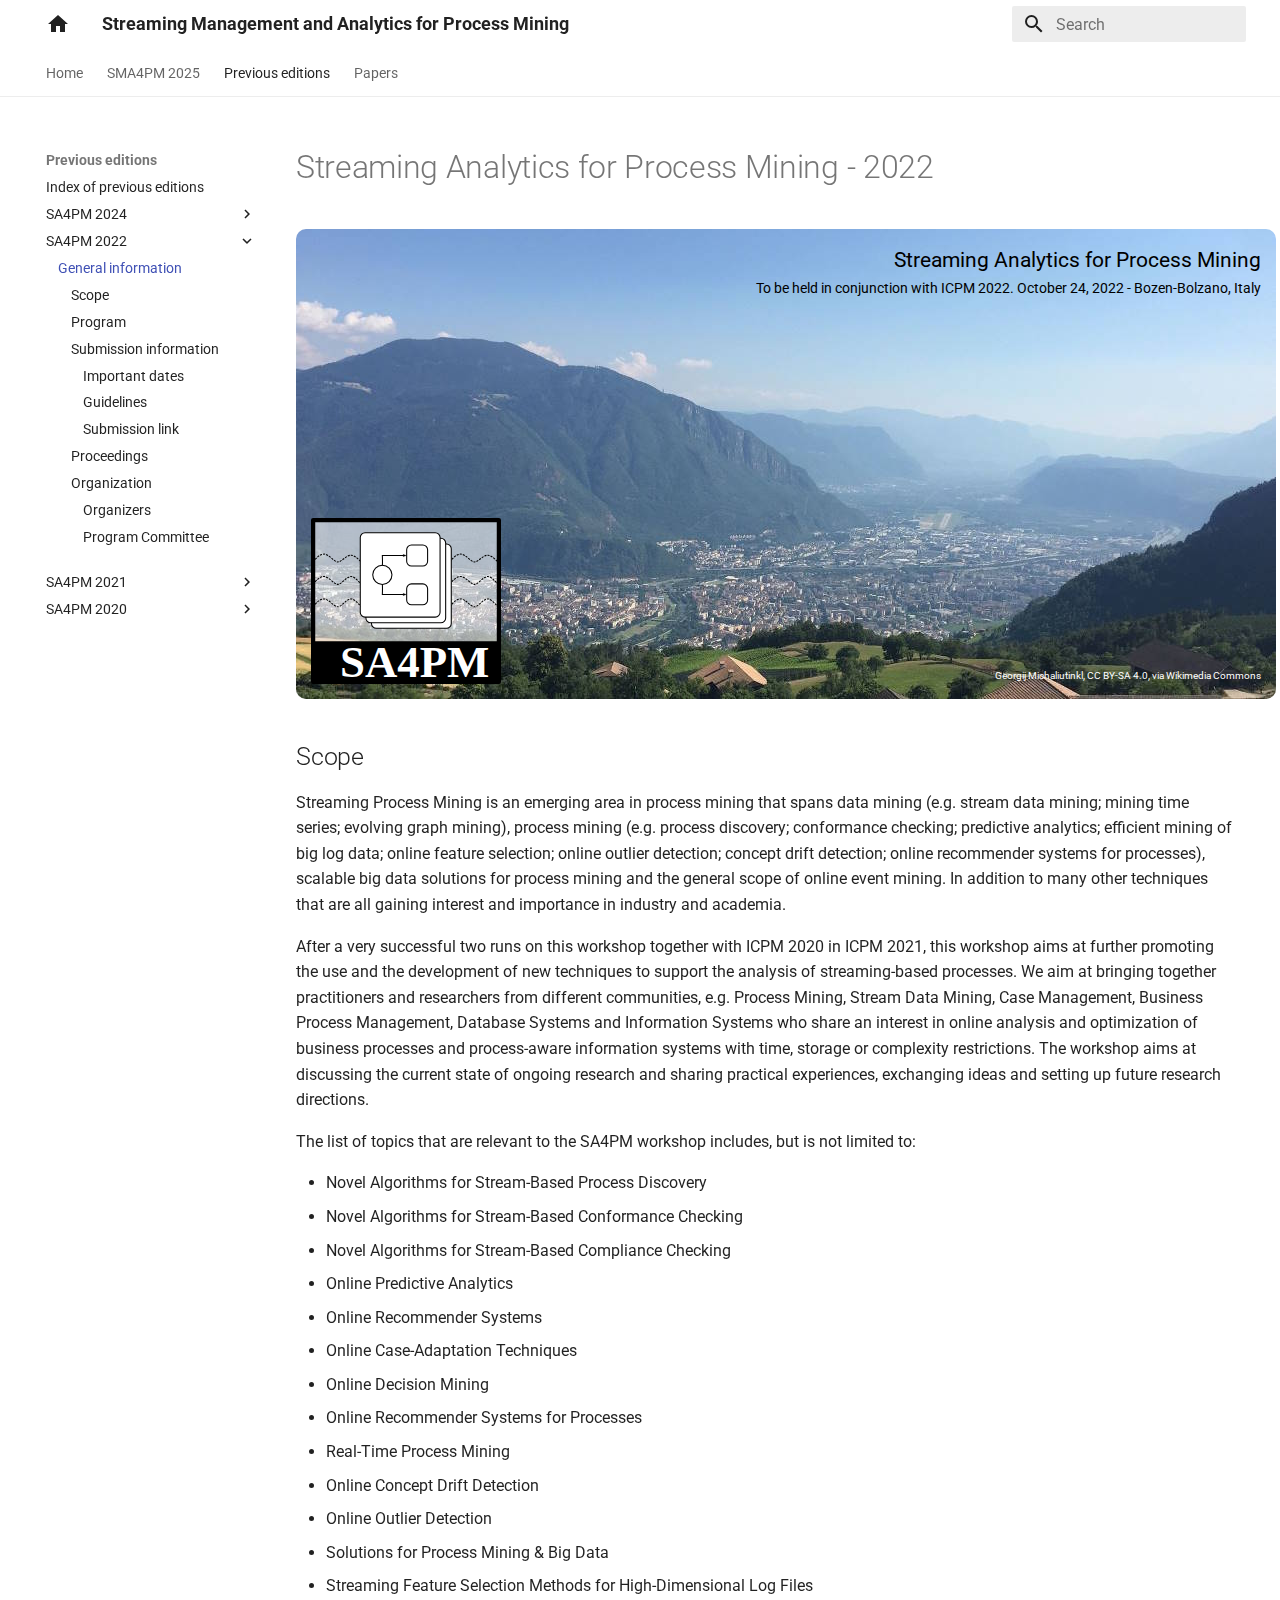
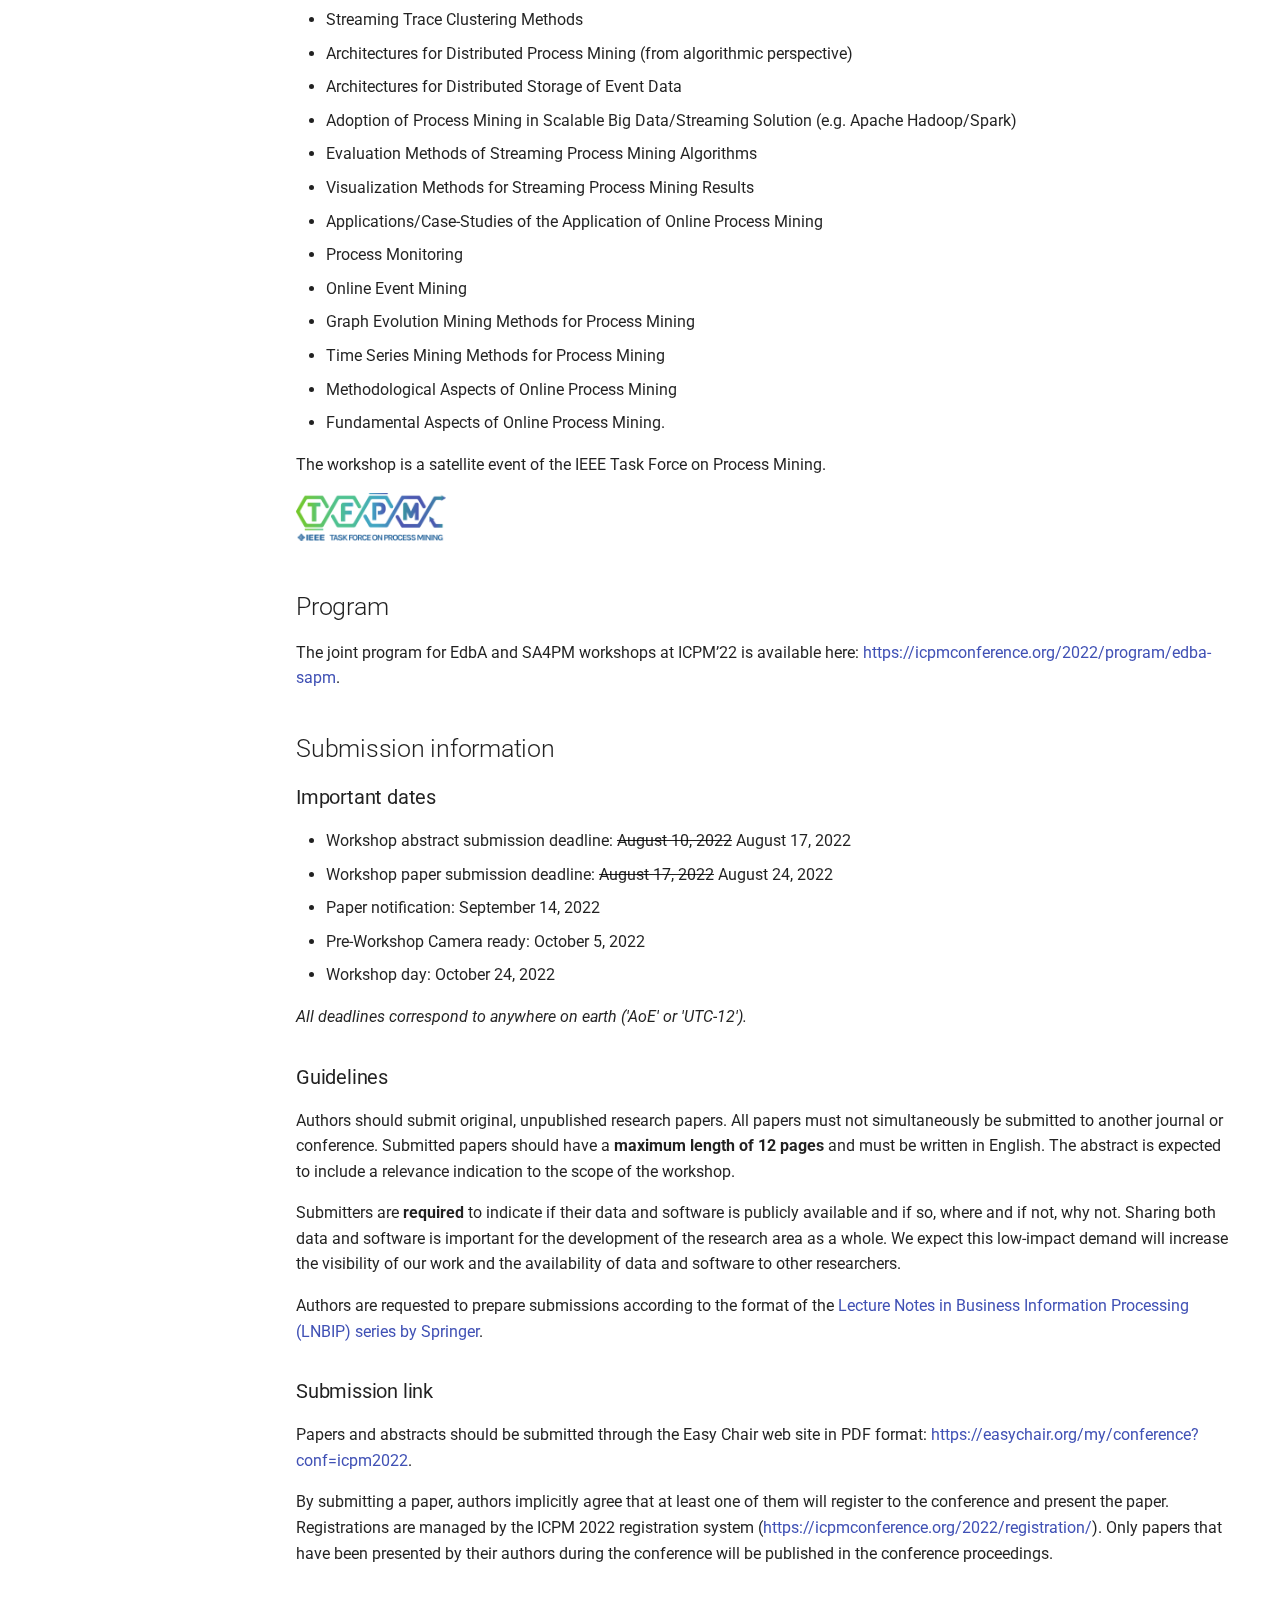
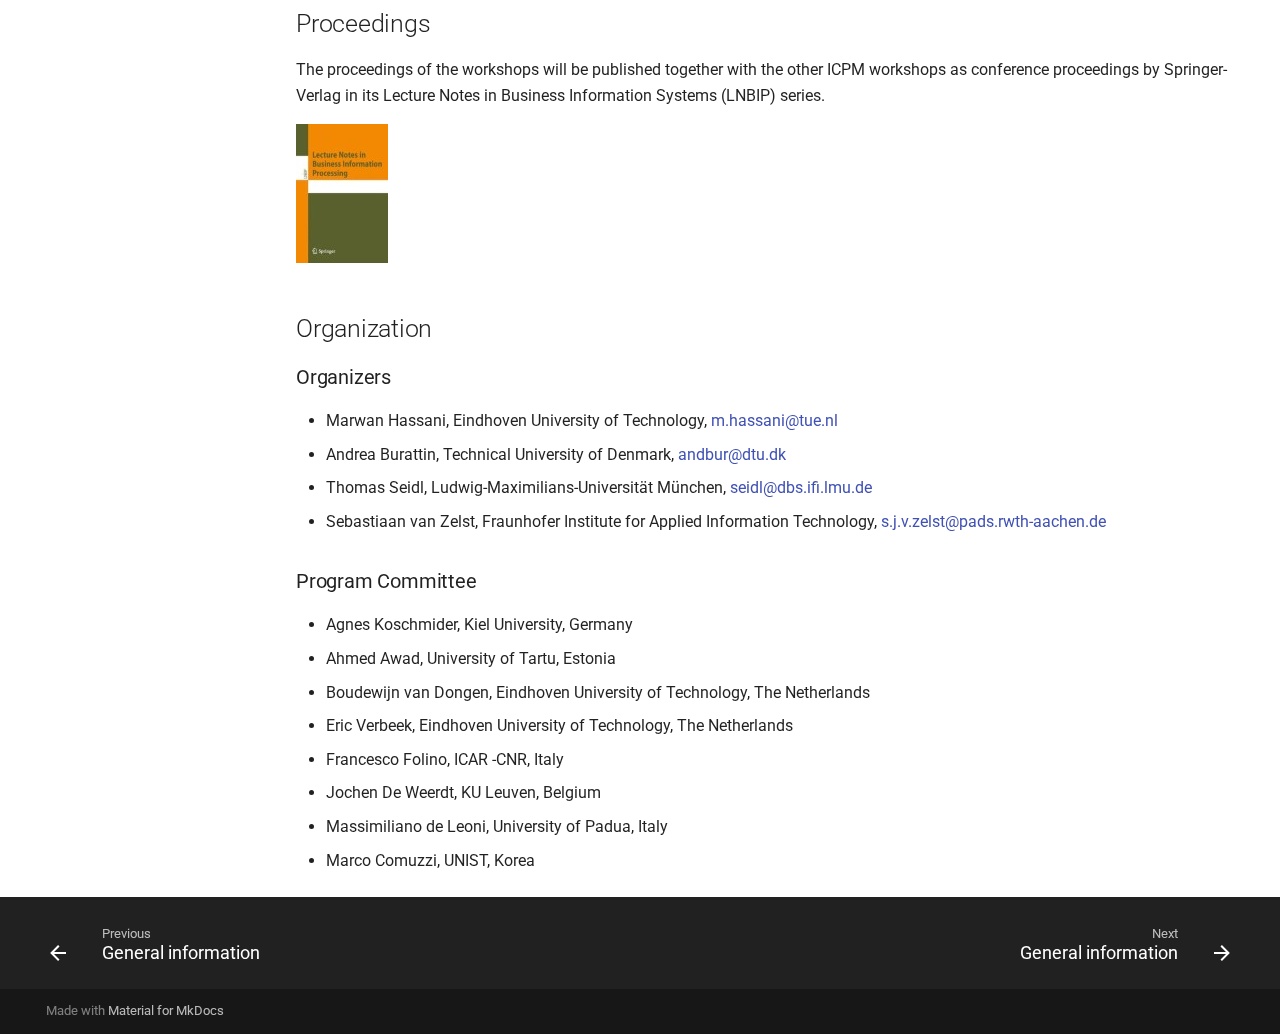
<file: 2022/index.html>
<!doctype html>
<html lang="en" class="no-js">
  <head>
    
      <meta charset="utf-8">
      <meta name="viewport" content="width=device-width,initial-scale=1">
      
      
      
        <link rel="canonical" href="https://sma4pm.github.io/2022/">
      
      
        <link rel="prev" href="../2024/">
      
      
        <link rel="next" href="../2021/">
      
      
      <link rel="icon" href="../assets/images/favicon.png">
      <meta name="generator" content="mkdocs-1.6.1, mkdocs-material-9.6.10">
    
    
      
        <title>General information - Streaming Management and Analytics for Process Mining</title>
      
    
    
      <link rel="stylesheet" href="../assets/stylesheets/main.4af4bdda.min.css">
      
        
        <link rel="stylesheet" href="../assets/stylesheets/palette.06af60db.min.css">
      
      


    
    
      
    
    
      
        
        
        <link rel="preconnect" href="https://fonts.gstatic.com" crossorigin>
        <link rel="stylesheet" href="https://fonts.googleapis.com/css?family=Roboto:300,300i,400,400i,700,700i%7CRoboto+Mono:400,400i,700,700i&display=fallback">
        <style>:root{--md-text-font:"Roboto";--md-code-font:"Roboto Mono"}</style>
      
    
    
      <link rel="stylesheet" href="../media/extra.css">
    
    <script>__md_scope=new URL("..",location),__md_hash=e=>[...e].reduce(((e,_)=>(e<<5)-e+_.charCodeAt(0)),0),__md_get=(e,_=localStorage,t=__md_scope)=>JSON.parse(_.getItem(t.pathname+"."+e)),__md_set=(e,_,t=localStorage,a=__md_scope)=>{try{t.setItem(a.pathname+"."+e,JSON.stringify(_))}catch(e){}}</script>
    
      

    
    
    
  </head>
  
  
    
    
    
    
    
    <body dir="ltr" data-md-color-scheme="default" data-md-color-primary="white" data-md-color-accent="indigo">
  
    
    <input class="md-toggle" data-md-toggle="drawer" type="checkbox" id="__drawer" autocomplete="off">
    <input class="md-toggle" data-md-toggle="search" type="checkbox" id="__search" autocomplete="off">
    <label class="md-overlay" for="__drawer"></label>
    <div data-md-component="skip">
      
        
        <a href="#streaming-analytics-for-process-mining-2022" class="md-skip">
          Skip to content
        </a>
      
    </div>
    <div data-md-component="announce">
      
    </div>
    
    
      

<header class="md-header" data-md-component="header">
  <nav class="md-header__inner md-grid" aria-label="Header">
    <a href=".." title="Streaming Management and Analytics for Process Mining" class="md-header__button md-logo" aria-label="Streaming Management and Analytics for Process Mining" data-md-component="logo">
      
  
  <svg xmlns="http://www.w3.org/2000/svg" viewBox="0 0 24 24"><path d="M10 20v-6h4v6h5v-8h3L12 3 2 12h3v8z"/></svg>

    </a>
    <label class="md-header__button md-icon" for="__drawer">
      
      <svg xmlns="http://www.w3.org/2000/svg" viewBox="0 0 24 24"><path d="M3 6h18v2H3zm0 5h18v2H3zm0 5h18v2H3z"/></svg>
    </label>
    <div class="md-header__title" data-md-component="header-title">
      <div class="md-header__ellipsis">
        <div class="md-header__topic">
          <span class="md-ellipsis">
            Streaming Management and Analytics for Process Mining
          </span>
        </div>
        <div class="md-header__topic" data-md-component="header-topic">
          <span class="md-ellipsis">
            
              General information
            
          </span>
        </div>
      </div>
    </div>
    
      
    
    
    
    
      <label class="md-header__button md-icon" for="__search">
        
        <svg xmlns="http://www.w3.org/2000/svg" viewBox="0 0 24 24"><path d="M9.5 3A6.5 6.5 0 0 1 16 9.5c0 1.61-.59 3.09-1.56 4.23l.27.27h.79l5 5-1.5 1.5-5-5v-.79l-.27-.27A6.52 6.52 0 0 1 9.5 16 6.5 6.5 0 0 1 3 9.5 6.5 6.5 0 0 1 9.5 3m0 2C7 5 5 7 5 9.5S7 14 9.5 14 14 12 14 9.5 12 5 9.5 5"/></svg>
      </label>
      <div class="md-search" data-md-component="search" role="dialog">
  <label class="md-search__overlay" for="__search"></label>
  <div class="md-search__inner" role="search">
    <form class="md-search__form" name="search">
      <input type="text" class="md-search__input" name="query" aria-label="Search" placeholder="Search" autocapitalize="off" autocorrect="off" autocomplete="off" spellcheck="false" data-md-component="search-query" required>
      <label class="md-search__icon md-icon" for="__search">
        
        <svg xmlns="http://www.w3.org/2000/svg" viewBox="0 0 24 24"><path d="M9.5 3A6.5 6.5 0 0 1 16 9.5c0 1.61-.59 3.09-1.56 4.23l.27.27h.79l5 5-1.5 1.5-5-5v-.79l-.27-.27A6.52 6.52 0 0 1 9.5 16 6.5 6.5 0 0 1 3 9.5 6.5 6.5 0 0 1 9.5 3m0 2C7 5 5 7 5 9.5S7 14 9.5 14 14 12 14 9.5 12 5 9.5 5"/></svg>
        
        <svg xmlns="http://www.w3.org/2000/svg" viewBox="0 0 24 24"><path d="M20 11v2H8l5.5 5.5-1.42 1.42L4.16 12l7.92-7.92L13.5 5.5 8 11z"/></svg>
      </label>
      <nav class="md-search__options" aria-label="Search">
        
        <button type="reset" class="md-search__icon md-icon" title="Clear" aria-label="Clear" tabindex="-1">
          
          <svg xmlns="http://www.w3.org/2000/svg" viewBox="0 0 24 24"><path d="M19 6.41 17.59 5 12 10.59 6.41 5 5 6.41 10.59 12 5 17.59 6.41 19 12 13.41 17.59 19 19 17.59 13.41 12z"/></svg>
        </button>
      </nav>
      
    </form>
    <div class="md-search__output">
      <div class="md-search__scrollwrap" tabindex="0" data-md-scrollfix>
        <div class="md-search-result" data-md-component="search-result">
          <div class="md-search-result__meta">
            Initializing search
          </div>
          <ol class="md-search-result__list" role="presentation"></ol>
        </div>
      </div>
    </div>
  </div>
</div>
    
    
  </nav>
  
</header>
    
    <div class="md-container" data-md-component="container">
      
      
        
          
            
<nav class="md-tabs" aria-label="Tabs" data-md-component="tabs">
  <div class="md-grid">
    <ul class="md-tabs__list">
      
        
  
  
  
  
    <li class="md-tabs__item">
      <a href=".." class="md-tabs__link">
        
  
  
    
  
  Home

      </a>
    </li>
  

      
        
  
  
  
  
    
    
      <li class="md-tabs__item">
        <a href="../2025/" class="md-tabs__link">
          
  
  
  SMA4PM 2025

        </a>
      </li>
    
  

      
        
  
  
  
    
  
  
    
    
      <li class="md-tabs__item md-tabs__item--active">
        <a href="../previous/" class="md-tabs__link">
          
  
  
  Previous editions

        </a>
      </li>
    
  

      
        
  
  
  
  
    <li class="md-tabs__item">
      <a href="../papers/" class="md-tabs__link">
        
  
  
    
  
  Papers

      </a>
    </li>
  

      
    </ul>
  </div>
</nav>
          
        
      
      <main class="md-main" data-md-component="main">
        <div class="md-main__inner md-grid">
          
            
              
              <div class="md-sidebar md-sidebar--primary" data-md-component="sidebar" data-md-type="navigation" >
                <div class="md-sidebar__scrollwrap">
                  <div class="md-sidebar__inner">
                    


  


  

<nav class="md-nav md-nav--primary md-nav--lifted md-nav--integrated" aria-label="Navigation" data-md-level="0">
  <label class="md-nav__title" for="__drawer">
    <a href=".." title="Streaming Management and Analytics for Process Mining" class="md-nav__button md-logo" aria-label="Streaming Management and Analytics for Process Mining" data-md-component="logo">
      
  
  <svg xmlns="http://www.w3.org/2000/svg" viewBox="0 0 24 24"><path d="M10 20v-6h4v6h5v-8h3L12 3 2 12h3v8z"/></svg>

    </a>
    Streaming Management and Analytics for Process Mining
  </label>
  
  <ul class="md-nav__list" data-md-scrollfix>
    
      
      
  
  
  
  
    <li class="md-nav__item">
      <a href=".." class="md-nav__link">
        
  
  
  <span class="md-ellipsis">
    Home
    
  </span>
  

      </a>
    </li>
  

    
      
      
  
  
  
  
    
    
    
    
      
      
    
    
    <li class="md-nav__item md-nav__item--nested">
      
        
        
        <input class="md-nav__toggle md-toggle " type="checkbox" id="__nav_2" >
        
          
          <label class="md-nav__link" for="__nav_2" id="__nav_2_label" tabindex="0">
            
  
  
  <span class="md-ellipsis">
    SMA4PM 2025
    
  </span>
  

            <span class="md-nav__icon md-icon"></span>
          </label>
        
        <nav class="md-nav" data-md-level="1" aria-labelledby="__nav_2_label" aria-expanded="false">
          <label class="md-nav__title" for="__nav_2">
            <span class="md-nav__icon md-icon"></span>
            SMA4PM 2025
          </label>
          <ul class="md-nav__list" data-md-scrollfix>
            
              
                
  
  
  
  
    <li class="md-nav__item">
      <a href="../2025/" class="md-nav__link">
        
  
  
  <span class="md-ellipsis">
    General information
    
  </span>
  

      </a>
    </li>
  

              
            
          </ul>
        </nav>
      
    </li>
  

    
      
      
  
  
    
  
  
  
    
    
    
    
      
        
        
      
      
    
    
    <li class="md-nav__item md-nav__item--active md-nav__item--section md-nav__item--nested">
      
        
        
        <input class="md-nav__toggle md-toggle " type="checkbox" id="__nav_3" checked>
        
          
          <label class="md-nav__link" for="__nav_3" id="__nav_3_label" tabindex="">
            
  
  
  <span class="md-ellipsis">
    Previous editions
    
  </span>
  

            <span class="md-nav__icon md-icon"></span>
          </label>
        
        <nav class="md-nav" data-md-level="1" aria-labelledby="__nav_3_label" aria-expanded="true">
          <label class="md-nav__title" for="__nav_3">
            <span class="md-nav__icon md-icon"></span>
            Previous editions
          </label>
          <ul class="md-nav__list" data-md-scrollfix>
            
              
                
  
  
  
  
    <li class="md-nav__item">
      <a href="../previous/" class="md-nav__link">
        
  
  
  <span class="md-ellipsis">
    Index of previous editions
    
  </span>
  

      </a>
    </li>
  

              
            
              
                
  
  
  
  
    
    
    
    
      
      
    
    
    <li class="md-nav__item md-nav__item--nested">
      
        
        
        <input class="md-nav__toggle md-toggle " type="checkbox" id="__nav_3_2" >
        
          
          <label class="md-nav__link" for="__nav_3_2" id="__nav_3_2_label" tabindex="0">
            
  
  
  <span class="md-ellipsis">
    SA4PM 2024
    
  </span>
  

            <span class="md-nav__icon md-icon"></span>
          </label>
        
        <nav class="md-nav" data-md-level="2" aria-labelledby="__nav_3_2_label" aria-expanded="false">
          <label class="md-nav__title" for="__nav_3_2">
            <span class="md-nav__icon md-icon"></span>
            SA4PM 2024
          </label>
          <ul class="md-nav__list" data-md-scrollfix>
            
              
                
  
  
  
  
    <li class="md-nav__item">
      <a href="../2024/" class="md-nav__link">
        
  
  
  <span class="md-ellipsis">
    General information
    
  </span>
  

      </a>
    </li>
  

              
            
          </ul>
        </nav>
      
    </li>
  

              
            
              
                
  
  
    
  
  
  
    
    
    
    
      
      
    
    
    <li class="md-nav__item md-nav__item--active md-nav__item--nested">
      
        
        
        <input class="md-nav__toggle md-toggle " type="checkbox" id="__nav_3_3" checked>
        
          
          <label class="md-nav__link" for="__nav_3_3" id="__nav_3_3_label" tabindex="0">
            
  
  
  <span class="md-ellipsis">
    SA4PM 2022
    
  </span>
  

            <span class="md-nav__icon md-icon"></span>
          </label>
        
        <nav class="md-nav" data-md-level="2" aria-labelledby="__nav_3_3_label" aria-expanded="true">
          <label class="md-nav__title" for="__nav_3_3">
            <span class="md-nav__icon md-icon"></span>
            SA4PM 2022
          </label>
          <ul class="md-nav__list" data-md-scrollfix>
            
              
                
  
  
    
  
  
  
    <li class="md-nav__item md-nav__item--active">
      
      <input class="md-nav__toggle md-toggle" type="checkbox" id="__toc">
      
      
        
      
      
        <label class="md-nav__link md-nav__link--active" for="__toc">
          
  
  
  <span class="md-ellipsis">
    General information
    
  </span>
  

          <span class="md-nav__icon md-icon"></span>
        </label>
      
      <a href="./" class="md-nav__link md-nav__link--active">
        
  
  
  <span class="md-ellipsis">
    General information
    
  </span>
  

      </a>
      
        

<nav class="md-nav md-nav--secondary" aria-label="Table of contents">
  
  
  
    
  
  
    <label class="md-nav__title" for="__toc">
      <span class="md-nav__icon md-icon"></span>
      Table of contents
    </label>
    <ul class="md-nav__list" data-md-component="toc" data-md-scrollfix>
      
        <li class="md-nav__item">
  <a href="#scope" class="md-nav__link">
    <span class="md-ellipsis">
      Scope
    </span>
  </a>
  
</li>
      
        <li class="md-nav__item">
  <a href="#program" class="md-nav__link">
    <span class="md-ellipsis">
      Program
    </span>
  </a>
  
</li>
      
        <li class="md-nav__item">
  <a href="#submission-information" class="md-nav__link">
    <span class="md-ellipsis">
      Submission information
    </span>
  </a>
  
    <nav class="md-nav" aria-label="Submission information">
      <ul class="md-nav__list">
        
          <li class="md-nav__item">
  <a href="#important-dates" class="md-nav__link">
    <span class="md-ellipsis">
      Important dates
    </span>
  </a>
  
</li>
        
          <li class="md-nav__item">
  <a href="#guidelines" class="md-nav__link">
    <span class="md-ellipsis">
      Guidelines
    </span>
  </a>
  
</li>
        
          <li class="md-nav__item">
  <a href="#submission-link" class="md-nav__link">
    <span class="md-ellipsis">
      Submission link
    </span>
  </a>
  
</li>
        
      </ul>
    </nav>
  
</li>
      
        <li class="md-nav__item">
  <a href="#proceedings" class="md-nav__link">
    <span class="md-ellipsis">
      Proceedings
    </span>
  </a>
  
</li>
      
        <li class="md-nav__item">
  <a href="#organization" class="md-nav__link">
    <span class="md-ellipsis">
      Organization
    </span>
  </a>
  
    <nav class="md-nav" aria-label="Organization">
      <ul class="md-nav__list">
        
          <li class="md-nav__item">
  <a href="#organizers" class="md-nav__link">
    <span class="md-ellipsis">
      Organizers
    </span>
  </a>
  
</li>
        
          <li class="md-nav__item">
  <a href="#program-committee" class="md-nav__link">
    <span class="md-ellipsis">
      Program Committee
    </span>
  </a>
  
</li>
        
      </ul>
    </nav>
  
</li>
      
    </ul>
  
</nav>
      
    </li>
  

              
            
          </ul>
        </nav>
      
    </li>
  

              
            
              
                
  
  
  
  
    
    
    
    
      
      
    
    
    <li class="md-nav__item md-nav__item--nested">
      
        
        
        <input class="md-nav__toggle md-toggle " type="checkbox" id="__nav_3_4" >
        
          
          <label class="md-nav__link" for="__nav_3_4" id="__nav_3_4_label" tabindex="0">
            
  
  
  <span class="md-ellipsis">
    SA4PM 2021
    
  </span>
  

            <span class="md-nav__icon md-icon"></span>
          </label>
        
        <nav class="md-nav" data-md-level="2" aria-labelledby="__nav_3_4_label" aria-expanded="false">
          <label class="md-nav__title" for="__nav_3_4">
            <span class="md-nav__icon md-icon"></span>
            SA4PM 2021
          </label>
          <ul class="md-nav__list" data-md-scrollfix>
            
              
                
  
  
  
  
    <li class="md-nav__item">
      <a href="../2021/" class="md-nav__link">
        
  
  
  <span class="md-ellipsis">
    General information
    
  </span>
  

      </a>
    </li>
  

              
            
              
                
  
  
  
  
    <li class="md-nav__item">
      <a href="../2021/program/" class="md-nav__link">
        
  
  
  <span class="md-ellipsis">
    Program
    
  </span>
  

      </a>
    </li>
  

              
            
              
                
  
  
  
  
    <li class="md-nav__item">
      <a href="../2021/submissions/" class="md-nav__link">
        
  
  
  <span class="md-ellipsis">
    Submission and deadlines
    
  </span>
  

      </a>
    </li>
  

              
            
          </ul>
        </nav>
      
    </li>
  

              
            
              
                
  
  
  
  
    
    
    
    
      
      
    
    
    <li class="md-nav__item md-nav__item--nested">
      
        
        
        <input class="md-nav__toggle md-toggle " type="checkbox" id="__nav_3_5" >
        
          
          <label class="md-nav__link" for="__nav_3_5" id="__nav_3_5_label" tabindex="0">
            
  
  
  <span class="md-ellipsis">
    SA4PM 2020
    
  </span>
  

            <span class="md-nav__icon md-icon"></span>
          </label>
        
        <nav class="md-nav" data-md-level="2" aria-labelledby="__nav_3_5_label" aria-expanded="false">
          <label class="md-nav__title" for="__nav_3_5">
            <span class="md-nav__icon md-icon"></span>
            SA4PM 2020
          </label>
          <ul class="md-nav__list" data-md-scrollfix>
            
              
                
  
  
  
  
    <li class="md-nav__item">
      <a href="../2020/" class="md-nav__link">
        
  
  
  <span class="md-ellipsis">
    General information
    
  </span>
  

      </a>
    </li>
  

              
            
              
                
  
  
  
  
    <li class="md-nav__item">
      <a href="../2020/program/" class="md-nav__link">
        
  
  
  <span class="md-ellipsis">
    Program
    
  </span>
  

      </a>
    </li>
  

              
            
          </ul>
        </nav>
      
    </li>
  

              
            
          </ul>
        </nav>
      
    </li>
  

    
      
      
  
  
  
  
    <li class="md-nav__item">
      <a href="../papers/" class="md-nav__link">
        
  
  
  <span class="md-ellipsis">
    Papers
    
  </span>
  

      </a>
    </li>
  

    
  </ul>
</nav>
                  </div>
                </div>
              </div>
            
            
          
          
            <div class="md-content" data-md-component="content">
              <article class="md-content__inner md-typeset">
                
                  



<h1 id="streaming-analytics-for-process-mining-2022">Streaming Analytics for Process Mining - 2022</h1>
<div style="background: url(cover.jpg) top left no-repeat; border-radius: 10px; width: 980px; height: 470px; padding: 15px; position: relative;">
    <div style="color: black;">
        <p style="font-size: 1.3em; margin: 0; text-align: right;">Streaming Analytics for Process Mining</p>
        <p style="font-size: 0.9em; margin: 0; text-align: right;">To be held in conjunction with ICPM 2022. October 24, 2022 - Bozen-Bolzano, Italy</p>
    </div>
    <div style="position: absolute; bottom: 15px; right: 15px; color: white; font-size: .6em;">
        Georgij Michaliutinkl, CC BY-SA 4.0, via Wikimedia Commons
    </div>
    <img src="../media/logo-old.svg" style="position: absolute; bottom: 15px;" />
</div>

<h2 id="scope">Scope</h2>
<p>Streaming Process Mining is an emerging area in process mining that spans data mining (e.g. stream data mining; mining time series; evolving graph mining), process mining (e.g. process discovery; conformance checking; predictive analytics; efficient mining of big log data; online feature selection; online outlier detection; concept drift detection; online recommender systems for processes), scalable big data solutions for process mining and the general scope of online event mining. In addition to many other techniques that are all gaining interest and importance in industry and academia.</p>
<p>After a very successful two runs on this workshop together with ICPM 2020 in ICPM 2021, this workshop aims at further promoting the use and the development of new techniques to support the analysis of streaming-based processes. We aim at bringing together practitioners and researchers from different communities, e.g. Process Mining, Stream Data Mining, Case Management, Business Process Management, Database Systems and Information Systems who share an interest in online analysis and optimization of business processes and process-aware information systems with time, storage or complexity restrictions. The workshop aims at discussing the current state of ongoing research and sharing practical experiences, exchanging ideas and setting up future research directions.</p>
<p>The list of topics that are relevant to the SA4PM workshop includes, but is not limited to:</p>
<ul>
<li>Novel Algorithms for Stream-Based Process Discovery</li>
<li>Novel Algorithms for Stream-Based Conformance Checking</li>
<li>Novel Algorithms for Stream-Based Compliance Checking</li>
<li>Online Predictive Analytics</li>
<li>Online Recommender Systems</li>
<li>Online Case-Adaptation Techniques</li>
<li>Online Decision Mining</li>
<li>Online Recommender Systems for Processes</li>
<li>Real-Time Process Mining</li>
<li>Online Concept Drift Detection</li>
<li>Online Outlier Detection</li>
<li>Solutions for Process Mining &amp; Big Data</li>
<li>Streaming Feature Selection Methods for High-Dimensional Log Files</li>
<li>Streaming Trace Clustering Methods</li>
<li>Architectures for Distributed Process Mining (from algorithmic perspective)</li>
<li>Architectures for Distributed Storage of Event Data</li>
<li>Adoption of Process Mining in Scalable Big Data/Streaming Solution (e.g. Apache Hadoop/Spark)</li>
<li>Evaluation Methods of Streaming Process Mining Algorithms</li>
<li>Visualization Methods for Streaming Process Mining Results</li>
<li>Applications/Case-Studies of the Application of Online Process Mining</li>
<li>Process Monitoring</li>
<li>Online Event Mining</li>
<li>Graph Evolution Mining Methods for Process Mining</li>
<li>Time Series Mining Methods for Process Mining</li>
<li>Methodological Aspects of Online Process Mining</li>
<li>Fundamental Aspects of Online Process Mining.</li>
</ul>
<p>The workshop is a satellite event of the IEEE Task Force on Process Mining.</p>
<p><img src="../media/tfpm.png" style="width: 150px" /></p>
<h2 id="program">Program</h2>
<p>The joint program for EdbA and SA4PM workshops at ICPM’22 is available here: <a href="https://icpmconference.org/2022/program/edba-sapm">https://icpmconference.org/2022/program/edba-sapm</a>.</p>
<h2 id="submission-information">Submission information</h2>
<h3 id="important-dates">Important dates</h3>
<ul>
<li>Workshop abstract submission deadline: <del>August 10, 2022</del> August 17, 2022</li>
<li>Workshop paper submission deadline: <del>August 17, 2022</del> August 24, 2022</li>
<li>Paper notification: September 14, 2022</li>
<li>Pre-Workshop Camera ready: October 5, 2022</li>
<li>Workshop day: October 24, 2022</li>
</ul>
<p><em>All deadlines correspond to anywhere on earth ('AoE' or 'UTC-12').</em></p>
<h3 id="guidelines">Guidelines</h3>
<p>Authors should submit original, unpublished research papers. All papers must not simultaneously be submitted to another journal or conference. Submitted papers should have a <strong>maximum length of 12 pages</strong> and must be written in English. The abstract is expected to include a relevance indication to the scope of the workshop.</p>
<p>Submitters are <strong>required</strong> to indicate if their data and software is publicly available and if so, where and if not, why not. Sharing both data and software is important for the development of the research area as a whole. We expect this low-impact demand will increase the visibility of our work and the availability of data and software to other researchers.</p>
<p>Authors are requested to prepare submissions according to the format of the <a href="http://www.springer.com/computer/lncs?SGWID=0-164-6-791344-0">Lecture Notes in Business Information Processing (LNBIP) series by Springer</a>.</p>
<h3 id="submission-link">Submission link</h3>
<p>Papers and abstracts should be submitted through the Easy Chair web site in PDF format: <a href="https://easychair.org/my/conference?conf=icpm2022">https://easychair.org/my/conference?conf=icpm2022</a>.</p>
<p>By submitting a paper, authors implicitly agree that at least one of them will register to the conference and present the paper. Registrations are managed by the ICPM 2022 registration system (<a href="https://icpmconference.org/2022/registration/">https://icpmconference.org/2022/registration/</a>). Only papers that have been presented by their authors during the conference will be published in the conference proceedings.</p>
<h2 id="proceedings">Proceedings</h2>
<p>The proceedings of the workshops will be published together with the other ICPM workshops as conference proceedings by Springer-Verlag in its Lecture Notes in Business Information Systems (LNBIP) series.</p>
<p><img alt="" src="/media/lnbip.jpg" /></p>
<h2 id="organization">Organization</h2>
<h3 id="organizers">Organizers</h3>
<ul>
<li>Marwan Hassani, Eindhoven University of Technology, <a href="&#109;&#97;&#105;&#108;&#116;&#111;&#58;&#109;&#46;&#104;&#97;&#115;&#115;&#97;&#110;&#105;&#64;&#116;&#117;&#101;&#46;&#110;&#108;">&#109;&#46;&#104;&#97;&#115;&#115;&#97;&#110;&#105;&#64;&#116;&#117;&#101;&#46;&#110;&#108;</a></li>
<li>Andrea Burattin, Technical University of Denmark, <a href="&#109;&#97;&#105;&#108;&#116;&#111;&#58;&#97;&#110;&#100;&#98;&#117;&#114;&#64;&#100;&#116;&#117;&#46;&#100;&#107;">&#97;&#110;&#100;&#98;&#117;&#114;&#64;&#100;&#116;&#117;&#46;&#100;&#107;</a></li>
<li>Thomas Seidl, Ludwig-Maximilians-Universität München, <a href="&#109;&#97;&#105;&#108;&#116;&#111;&#58;&#115;&#101;&#105;&#100;&#108;&#64;&#100;&#98;&#115;&#46;&#105;&#102;&#105;&#46;&#108;&#109;&#117;&#46;&#100;&#101;">&#115;&#101;&#105;&#100;&#108;&#64;&#100;&#98;&#115;&#46;&#105;&#102;&#105;&#46;&#108;&#109;&#117;&#46;&#100;&#101;</a></li>
<li>Sebastiaan van Zelst, Fraunhofer Institute for Applied Information Technology, <a href="&#109;&#97;&#105;&#108;&#116;&#111;&#58;&#115;&#46;&#106;&#46;&#118;&#46;&#122;&#101;&#108;&#115;&#116;&#64;&#112;&#97;&#100;&#115;&#46;&#114;&#119;&#116;&#104;&#45;&#97;&#97;&#99;&#104;&#101;&#110;&#46;&#100;&#101;">&#115;&#46;&#106;&#46;&#118;&#46;&#122;&#101;&#108;&#115;&#116;&#64;&#112;&#97;&#100;&#115;&#46;&#114;&#119;&#116;&#104;&#45;&#97;&#97;&#99;&#104;&#101;&#110;&#46;&#100;&#101;</a></li>
</ul>
<h3 id="program-committee">Program Committee</h3>
<ul>
<li>Agnes Koschmider, Kiel University, Germany</li>
<li>Ahmed Awad, University of Tartu, Estonia</li>
<li>Boudewijn van Dongen, Eindhoven University of Technology, The Netherlands</li>
<li>Eric Verbeek, Eindhoven University of Technology, The Netherlands</li>
<li>Francesco Folino, ICAR -CNR, Italy</li>
<li>Jochen De Weerdt, KU Leuven, Belgium</li>
<li>Massimiliano de Leoni, University of Padua, Italy</li>
<li>Marco Comuzzi, UNIST, Korea</li>
</ul>












                
              </article>
            </div>
          
          
<script>var target=document.getElementById(location.hash.slice(1));target&&target.name&&(target.checked=target.name.startsWith("__tabbed_"))</script>
        </div>
        
      </main>
      
        <footer class="md-footer">
  
    
      
      <nav class="md-footer__inner md-grid" aria-label="Footer" >
        
          
          <a href="../2024/" class="md-footer__link md-footer__link--prev" aria-label="Previous: General information">
            <div class="md-footer__button md-icon">
              
              <svg xmlns="http://www.w3.org/2000/svg" viewBox="0 0 24 24"><path d="M20 11v2H8l5.5 5.5-1.42 1.42L4.16 12l7.92-7.92L13.5 5.5 8 11z"/></svg>
            </div>
            <div class="md-footer__title">
              <span class="md-footer__direction">
                Previous
              </span>
              <div class="md-ellipsis">
                General information
              </div>
            </div>
          </a>
        
        
          
          <a href="../2021/" class="md-footer__link md-footer__link--next" aria-label="Next: General information">
            <div class="md-footer__title">
              <span class="md-footer__direction">
                Next
              </span>
              <div class="md-ellipsis">
                General information
              </div>
            </div>
            <div class="md-footer__button md-icon">
              
              <svg xmlns="http://www.w3.org/2000/svg" viewBox="0 0 24 24"><path d="M4 11v2h12l-5.5 5.5 1.42 1.42L19.84 12l-7.92-7.92L10.5 5.5 16 11z"/></svg>
            </div>
          </a>
        
      </nav>
    
  
  <div class="md-footer-meta md-typeset">
    <div class="md-footer-meta__inner md-grid">
      <div class="md-copyright">
  
  
    Made with
    <a href="https://squidfunk.github.io/mkdocs-material/" target="_blank" rel="noopener">
      Material for MkDocs
    </a>
  
</div>
      
    </div>
  </div>
</footer>
      
    </div>
    <div class="md-dialog" data-md-component="dialog">
      <div class="md-dialog__inner md-typeset"></div>
    </div>
    
    
    
      
      <script id="__config" type="application/json">{"base": "..", "features": ["navigation.tabs", "toc.integrate", "navigation.footer"], "search": "../assets/javascripts/workers/search.f8cc74c7.min.js", "tags": null, "translations": {"clipboard.copied": "Copied to clipboard", "clipboard.copy": "Copy to clipboard", "search.result.more.one": "1 more on this page", "search.result.more.other": "# more on this page", "search.result.none": "No matching documents", "search.result.one": "1 matching document", "search.result.other": "# matching documents", "search.result.placeholder": "Type to start searching", "search.result.term.missing": "Missing", "select.version": "Select version"}, "version": null}</script>
    
    
      <script src="../assets/javascripts/bundle.c8b220af.min.js"></script>
      
    
  </body>
</html>
</file>
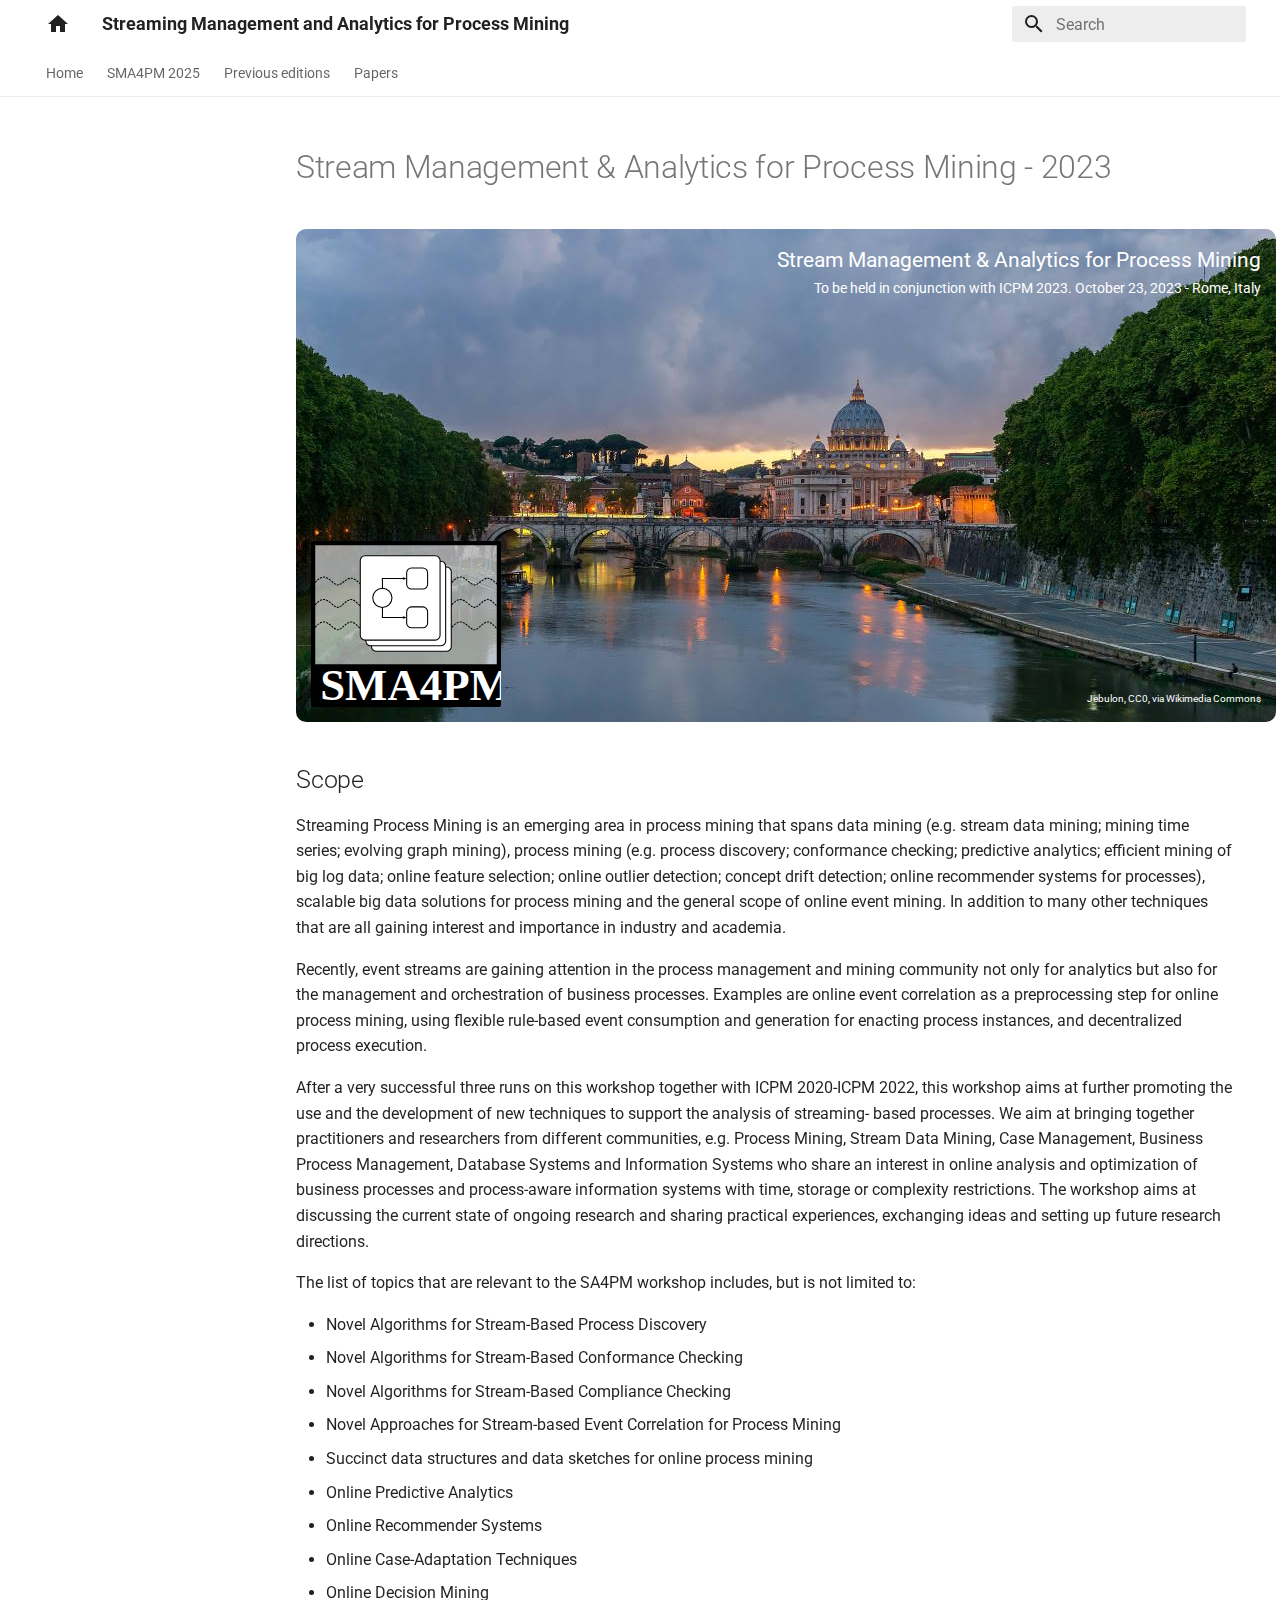
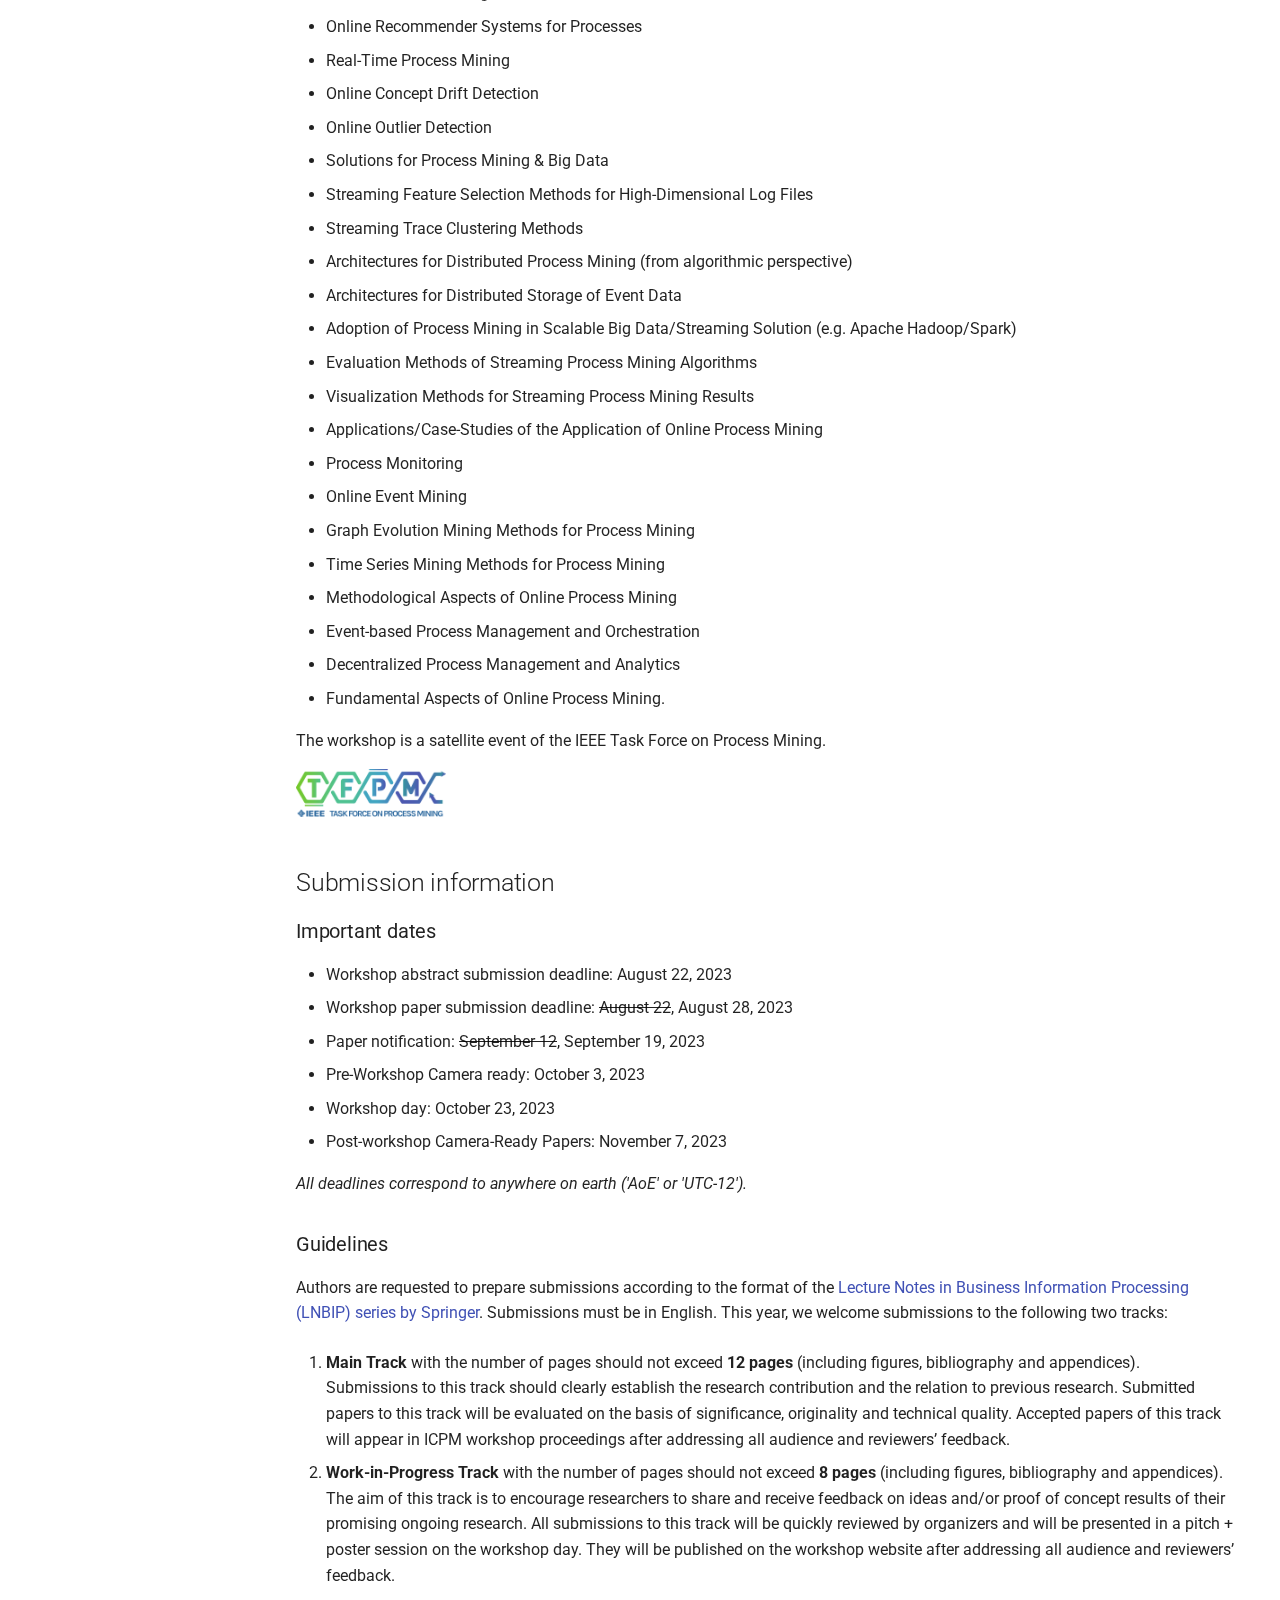
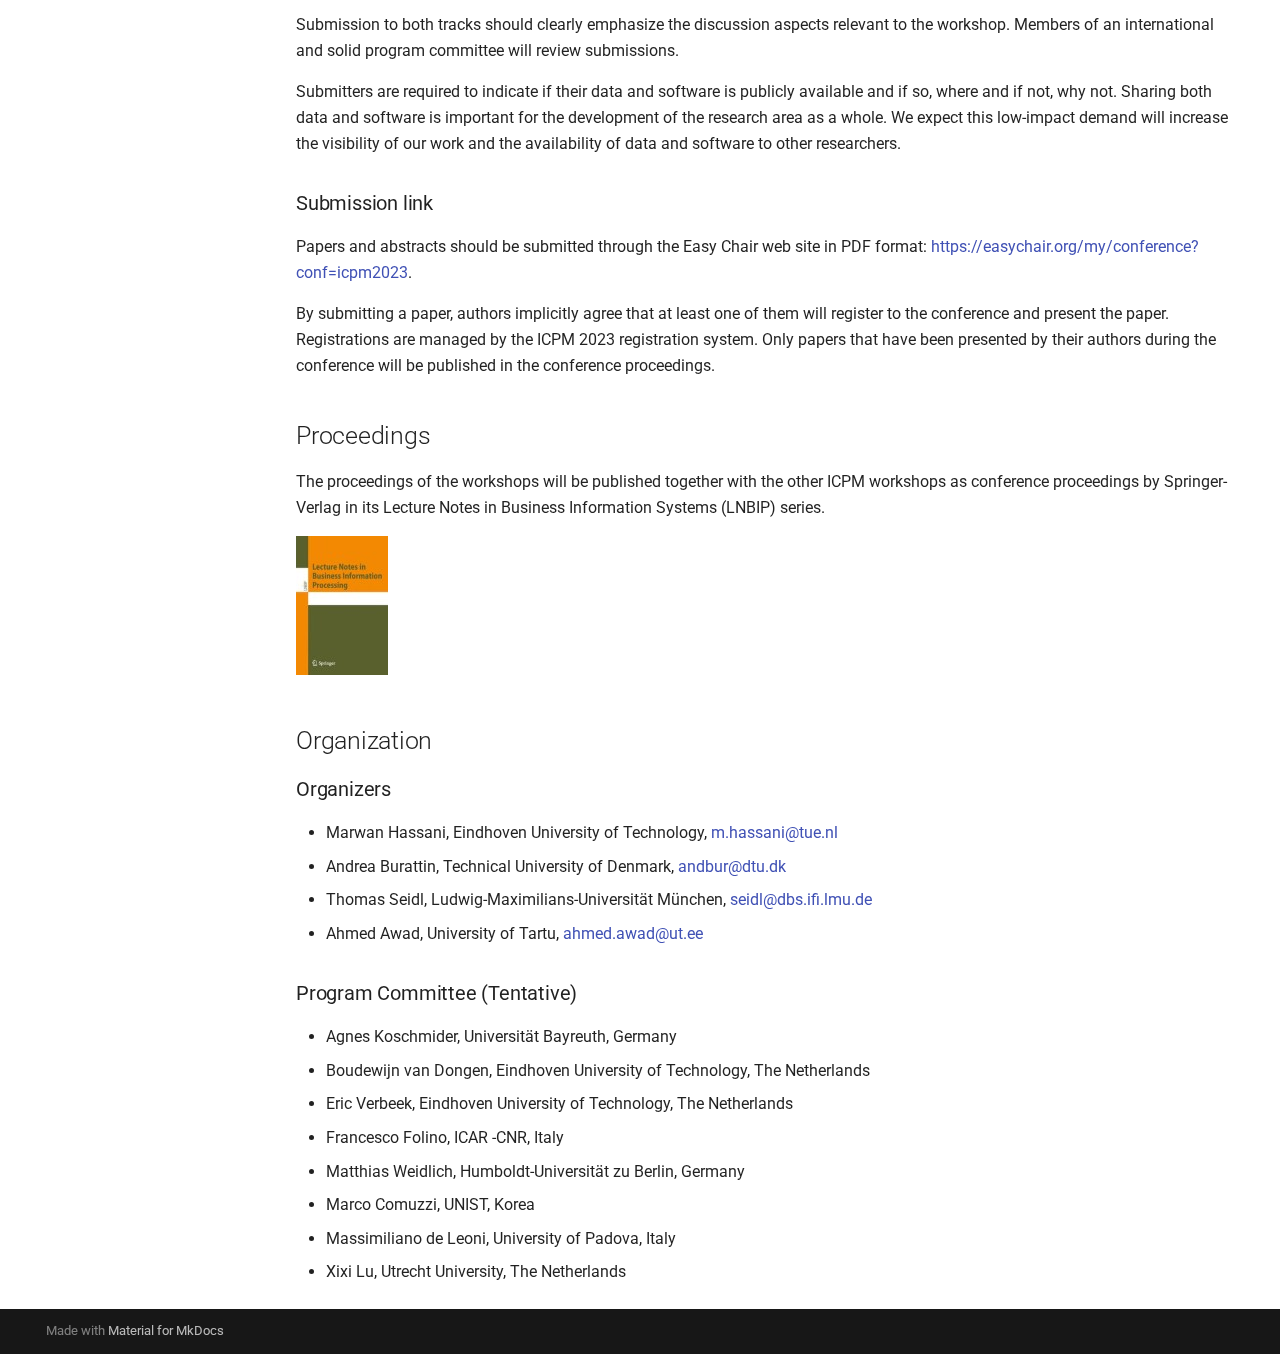
<file: 2023/index.html>
<!doctype html>
<html lang="en" class="no-js">
  <head>
    
      <meta charset="utf-8">
      <meta name="viewport" content="width=device-width,initial-scale=1">
      
      
      
        <link rel="canonical" href="https://sma4pm.github.io/2023/">
      
      
      
      
      <link rel="icon" href="../assets/images/favicon.png">
      <meta name="generator" content="mkdocs-1.6.1, mkdocs-material-9.6.10">
    
    
      
        <title>Stream Management & Analytics for Process Mining - 2023 - Streaming Management and Analytics for Process Mining</title>
      
    
    
      <link rel="stylesheet" href="../assets/stylesheets/main.4af4bdda.min.css">
      
        
        <link rel="stylesheet" href="../assets/stylesheets/palette.06af60db.min.css">
      
      


    
    
      
    
    
      
        
        
        <link rel="preconnect" href="https://fonts.gstatic.com" crossorigin>
        <link rel="stylesheet" href="https://fonts.googleapis.com/css?family=Roboto:300,300i,400,400i,700,700i%7CRoboto+Mono:400,400i,700,700i&display=fallback">
        <style>:root{--md-text-font:"Roboto";--md-code-font:"Roboto Mono"}</style>
      
    
    
      <link rel="stylesheet" href="../media/extra.css">
    
    <script>__md_scope=new URL("..",location),__md_hash=e=>[...e].reduce(((e,_)=>(e<<5)-e+_.charCodeAt(0)),0),__md_get=(e,_=localStorage,t=__md_scope)=>JSON.parse(_.getItem(t.pathname+"."+e)),__md_set=(e,_,t=localStorage,a=__md_scope)=>{try{t.setItem(a.pathname+"."+e,JSON.stringify(_))}catch(e){}}</script>
    
      

    
    
    
  </head>
  
  
    
    
    
    
    
    <body dir="ltr" data-md-color-scheme="default" data-md-color-primary="white" data-md-color-accent="indigo">
  
    
    <input class="md-toggle" data-md-toggle="drawer" type="checkbox" id="__drawer" autocomplete="off">
    <input class="md-toggle" data-md-toggle="search" type="checkbox" id="__search" autocomplete="off">
    <label class="md-overlay" for="__drawer"></label>
    <div data-md-component="skip">
      
        
        <a href="#stream-management-analytics-for-process-mining-2023" class="md-skip">
          Skip to content
        </a>
      
    </div>
    <div data-md-component="announce">
      
    </div>
    
    
      

<header class="md-header" data-md-component="header">
  <nav class="md-header__inner md-grid" aria-label="Header">
    <a href=".." title="Streaming Management and Analytics for Process Mining" class="md-header__button md-logo" aria-label="Streaming Management and Analytics for Process Mining" data-md-component="logo">
      
  
  <svg xmlns="http://www.w3.org/2000/svg" viewBox="0 0 24 24"><path d="M10 20v-6h4v6h5v-8h3L12 3 2 12h3v8z"/></svg>

    </a>
    <label class="md-header__button md-icon" for="__drawer">
      
      <svg xmlns="http://www.w3.org/2000/svg" viewBox="0 0 24 24"><path d="M3 6h18v2H3zm0 5h18v2H3zm0 5h18v2H3z"/></svg>
    </label>
    <div class="md-header__title" data-md-component="header-title">
      <div class="md-header__ellipsis">
        <div class="md-header__topic">
          <span class="md-ellipsis">
            Streaming Management and Analytics for Process Mining
          </span>
        </div>
        <div class="md-header__topic" data-md-component="header-topic">
          <span class="md-ellipsis">
            
              Stream Management &amp; Analytics for Process Mining - 2023
            
          </span>
        </div>
      </div>
    </div>
    
      
    
    
    
    
      <label class="md-header__button md-icon" for="__search">
        
        <svg xmlns="http://www.w3.org/2000/svg" viewBox="0 0 24 24"><path d="M9.5 3A6.5 6.5 0 0 1 16 9.5c0 1.61-.59 3.09-1.56 4.23l.27.27h.79l5 5-1.5 1.5-5-5v-.79l-.27-.27A6.52 6.52 0 0 1 9.5 16 6.5 6.5 0 0 1 3 9.5 6.5 6.5 0 0 1 9.5 3m0 2C7 5 5 7 5 9.5S7 14 9.5 14 14 12 14 9.5 12 5 9.5 5"/></svg>
      </label>
      <div class="md-search" data-md-component="search" role="dialog">
  <label class="md-search__overlay" for="__search"></label>
  <div class="md-search__inner" role="search">
    <form class="md-search__form" name="search">
      <input type="text" class="md-search__input" name="query" aria-label="Search" placeholder="Search" autocapitalize="off" autocorrect="off" autocomplete="off" spellcheck="false" data-md-component="search-query" required>
      <label class="md-search__icon md-icon" for="__search">
        
        <svg xmlns="http://www.w3.org/2000/svg" viewBox="0 0 24 24"><path d="M9.5 3A6.5 6.5 0 0 1 16 9.5c0 1.61-.59 3.09-1.56 4.23l.27.27h.79l5 5-1.5 1.5-5-5v-.79l-.27-.27A6.52 6.52 0 0 1 9.5 16 6.5 6.5 0 0 1 3 9.5 6.5 6.5 0 0 1 9.5 3m0 2C7 5 5 7 5 9.5S7 14 9.5 14 14 12 14 9.5 12 5 9.5 5"/></svg>
        
        <svg xmlns="http://www.w3.org/2000/svg" viewBox="0 0 24 24"><path d="M20 11v2H8l5.5 5.5-1.42 1.42L4.16 12l7.92-7.92L13.5 5.5 8 11z"/></svg>
      </label>
      <nav class="md-search__options" aria-label="Search">
        
        <button type="reset" class="md-search__icon md-icon" title="Clear" aria-label="Clear" tabindex="-1">
          
          <svg xmlns="http://www.w3.org/2000/svg" viewBox="0 0 24 24"><path d="M19 6.41 17.59 5 12 10.59 6.41 5 5 6.41 10.59 12 5 17.59 6.41 19 12 13.41 17.59 19 19 17.59 13.41 12z"/></svg>
        </button>
      </nav>
      
    </form>
    <div class="md-search__output">
      <div class="md-search__scrollwrap" tabindex="0" data-md-scrollfix>
        <div class="md-search-result" data-md-component="search-result">
          <div class="md-search-result__meta">
            Initializing search
          </div>
          <ol class="md-search-result__list" role="presentation"></ol>
        </div>
      </div>
    </div>
  </div>
</div>
    
    
  </nav>
  
</header>
    
    <div class="md-container" data-md-component="container">
      
      
        
          
            
<nav class="md-tabs" aria-label="Tabs" data-md-component="tabs">
  <div class="md-grid">
    <ul class="md-tabs__list">
      
        
  
  
  
  
    <li class="md-tabs__item">
      <a href=".." class="md-tabs__link">
        
  
  
    
  
  Home

      </a>
    </li>
  

      
        
  
  
  
  
    
    
      <li class="md-tabs__item">
        <a href="../2025/" class="md-tabs__link">
          
  
  
  SMA4PM 2025

        </a>
      </li>
    
  

      
        
  
  
  
  
    
    
      <li class="md-tabs__item">
        <a href="../previous/" class="md-tabs__link">
          
  
  
  Previous editions

        </a>
      </li>
    
  

      
        
  
  
  
  
    <li class="md-tabs__item">
      <a href="../papers/" class="md-tabs__link">
        
  
  
    
  
  Papers

      </a>
    </li>
  

      
    </ul>
  </div>
</nav>
          
        
      
      <main class="md-main" data-md-component="main">
        <div class="md-main__inner md-grid">
          
            
              
              <div class="md-sidebar md-sidebar--primary" data-md-component="sidebar" data-md-type="navigation" >
                <div class="md-sidebar__scrollwrap">
                  <div class="md-sidebar__inner">
                    


  


  

<nav class="md-nav md-nav--primary md-nav--lifted md-nav--integrated" aria-label="Navigation" data-md-level="0">
  <label class="md-nav__title" for="__drawer">
    <a href=".." title="Streaming Management and Analytics for Process Mining" class="md-nav__button md-logo" aria-label="Streaming Management and Analytics for Process Mining" data-md-component="logo">
      
  
  <svg xmlns="http://www.w3.org/2000/svg" viewBox="0 0 24 24"><path d="M10 20v-6h4v6h5v-8h3L12 3 2 12h3v8z"/></svg>

    </a>
    Streaming Management and Analytics for Process Mining
  </label>
  
  <ul class="md-nav__list" data-md-scrollfix>
    
      
      
  
  
  
  
    <li class="md-nav__item">
      <a href=".." class="md-nav__link">
        
  
  
  <span class="md-ellipsis">
    Home
    
  </span>
  

      </a>
    </li>
  

    
      
      
  
  
  
  
    
    
    
    
      
      
    
    
    <li class="md-nav__item md-nav__item--nested">
      
        
        
        <input class="md-nav__toggle md-toggle " type="checkbox" id="__nav_2" >
        
          
          <label class="md-nav__link" for="__nav_2" id="__nav_2_label" tabindex="0">
            
  
  
  <span class="md-ellipsis">
    SMA4PM 2025
    
  </span>
  

            <span class="md-nav__icon md-icon"></span>
          </label>
        
        <nav class="md-nav" data-md-level="1" aria-labelledby="__nav_2_label" aria-expanded="false">
          <label class="md-nav__title" for="__nav_2">
            <span class="md-nav__icon md-icon"></span>
            SMA4PM 2025
          </label>
          <ul class="md-nav__list" data-md-scrollfix>
            
              
                
  
  
  
  
    <li class="md-nav__item">
      <a href="../2025/" class="md-nav__link">
        
  
  
  <span class="md-ellipsis">
    General information
    
  </span>
  

      </a>
    </li>
  

              
            
          </ul>
        </nav>
      
    </li>
  

    
      
      
  
  
  
  
    
    
    
    
      
      
    
    
    <li class="md-nav__item md-nav__item--nested">
      
        
        
        <input class="md-nav__toggle md-toggle " type="checkbox" id="__nav_3" >
        
          
          <label class="md-nav__link" for="__nav_3" id="__nav_3_label" tabindex="0">
            
  
  
  <span class="md-ellipsis">
    Previous editions
    
  </span>
  

            <span class="md-nav__icon md-icon"></span>
          </label>
        
        <nav class="md-nav" data-md-level="1" aria-labelledby="__nav_3_label" aria-expanded="false">
          <label class="md-nav__title" for="__nav_3">
            <span class="md-nav__icon md-icon"></span>
            Previous editions
          </label>
          <ul class="md-nav__list" data-md-scrollfix>
            
              
                
  
  
  
  
    <li class="md-nav__item">
      <a href="../previous/" class="md-nav__link">
        
  
  
  <span class="md-ellipsis">
    Index of previous editions
    
  </span>
  

      </a>
    </li>
  

              
            
              
                
  
  
  
  
    
    
    
    
      
      
    
    
    <li class="md-nav__item md-nav__item--nested">
      
        
        
        <input class="md-nav__toggle md-toggle " type="checkbox" id="__nav_3_2" >
        
          
          <label class="md-nav__link" for="__nav_3_2" id="__nav_3_2_label" tabindex="0">
            
  
  
  <span class="md-ellipsis">
    SA4PM 2024
    
  </span>
  

            <span class="md-nav__icon md-icon"></span>
          </label>
        
        <nav class="md-nav" data-md-level="2" aria-labelledby="__nav_3_2_label" aria-expanded="false">
          <label class="md-nav__title" for="__nav_3_2">
            <span class="md-nav__icon md-icon"></span>
            SA4PM 2024
          </label>
          <ul class="md-nav__list" data-md-scrollfix>
            
              
                
  
  
  
  
    <li class="md-nav__item">
      <a href="../2024/" class="md-nav__link">
        
  
  
  <span class="md-ellipsis">
    General information
    
  </span>
  

      </a>
    </li>
  

              
            
          </ul>
        </nav>
      
    </li>
  

              
            
              
                
  
  
  
  
    
    
    
    
      
      
    
    
    <li class="md-nav__item md-nav__item--nested">
      
        
        
        <input class="md-nav__toggle md-toggle " type="checkbox" id="__nav_3_3" >
        
          
          <label class="md-nav__link" for="__nav_3_3" id="__nav_3_3_label" tabindex="0">
            
  
  
  <span class="md-ellipsis">
    SA4PM 2022
    
  </span>
  

            <span class="md-nav__icon md-icon"></span>
          </label>
        
        <nav class="md-nav" data-md-level="2" aria-labelledby="__nav_3_3_label" aria-expanded="false">
          <label class="md-nav__title" for="__nav_3_3">
            <span class="md-nav__icon md-icon"></span>
            SA4PM 2022
          </label>
          <ul class="md-nav__list" data-md-scrollfix>
            
              
                
  
  
  
  
    <li class="md-nav__item">
      <a href="../2022/" class="md-nav__link">
        
  
  
  <span class="md-ellipsis">
    General information
    
  </span>
  

      </a>
    </li>
  

              
            
          </ul>
        </nav>
      
    </li>
  

              
            
              
                
  
  
  
  
    
    
    
    
      
      
    
    
    <li class="md-nav__item md-nav__item--nested">
      
        
        
        <input class="md-nav__toggle md-toggle " type="checkbox" id="__nav_3_4" >
        
          
          <label class="md-nav__link" for="__nav_3_4" id="__nav_3_4_label" tabindex="0">
            
  
  
  <span class="md-ellipsis">
    SA4PM 2021
    
  </span>
  

            <span class="md-nav__icon md-icon"></span>
          </label>
        
        <nav class="md-nav" data-md-level="2" aria-labelledby="__nav_3_4_label" aria-expanded="false">
          <label class="md-nav__title" for="__nav_3_4">
            <span class="md-nav__icon md-icon"></span>
            SA4PM 2021
          </label>
          <ul class="md-nav__list" data-md-scrollfix>
            
              
                
  
  
  
  
    <li class="md-nav__item">
      <a href="../2021/" class="md-nav__link">
        
  
  
  <span class="md-ellipsis">
    General information
    
  </span>
  

      </a>
    </li>
  

              
            
              
                
  
  
  
  
    <li class="md-nav__item">
      <a href="../2021/program/" class="md-nav__link">
        
  
  
  <span class="md-ellipsis">
    Program
    
  </span>
  

      </a>
    </li>
  

              
            
              
                
  
  
  
  
    <li class="md-nav__item">
      <a href="../2021/submissions/" class="md-nav__link">
        
  
  
  <span class="md-ellipsis">
    Submission and deadlines
    
  </span>
  

      </a>
    </li>
  

              
            
          </ul>
        </nav>
      
    </li>
  

              
            
              
                
  
  
  
  
    
    
    
    
      
      
    
    
    <li class="md-nav__item md-nav__item--nested">
      
        
        
        <input class="md-nav__toggle md-toggle " type="checkbox" id="__nav_3_5" >
        
          
          <label class="md-nav__link" for="__nav_3_5" id="__nav_3_5_label" tabindex="0">
            
  
  
  <span class="md-ellipsis">
    SA4PM 2020
    
  </span>
  

            <span class="md-nav__icon md-icon"></span>
          </label>
        
        <nav class="md-nav" data-md-level="2" aria-labelledby="__nav_3_5_label" aria-expanded="false">
          <label class="md-nav__title" for="__nav_3_5">
            <span class="md-nav__icon md-icon"></span>
            SA4PM 2020
          </label>
          <ul class="md-nav__list" data-md-scrollfix>
            
              
                
  
  
  
  
    <li class="md-nav__item">
      <a href="../2020/" class="md-nav__link">
        
  
  
  <span class="md-ellipsis">
    General information
    
  </span>
  

      </a>
    </li>
  

              
            
              
                
  
  
  
  
    <li class="md-nav__item">
      <a href="../2020/program/" class="md-nav__link">
        
  
  
  <span class="md-ellipsis">
    Program
    
  </span>
  

      </a>
    </li>
  

              
            
          </ul>
        </nav>
      
    </li>
  

              
            
          </ul>
        </nav>
      
    </li>
  

    
      
      
  
  
  
  
    <li class="md-nav__item">
      <a href="../papers/" class="md-nav__link">
        
  
  
  <span class="md-ellipsis">
    Papers
    
  </span>
  

      </a>
    </li>
  

    
  </ul>
</nav>
                  </div>
                </div>
              </div>
            
            
          
          
            <div class="md-content" data-md-component="content">
              <article class="md-content__inner md-typeset">
                
                  



<h1 id="stream-management-analytics-for-process-mining-2023">Stream Management &amp; Analytics for Process Mining - 2023</h1>
<div style="background: url(cover.jpg) top left no-repeat; border-radius: 10px; width: 980px; height: 493px; padding: 15px; position: relative;">
    <div style="color: white;">
        <p style="font-size: 1.3em; margin: 0; text-align: right;">Stream Management & Analytics for Process Mining</p>
        <p style="font-size: 0.9em; margin: 0; text-align: right;">To be held in conjunction with ICPM 2023. October 23, 2023 - Rome, Italy</p>
    </div>
    <div style="position: absolute; bottom: 15px; right: 15px; color: white; font-size: .6em;">
        Jebulon, CC0, via Wikimedia Commons
    </div>
    <img src="../media/logo.svg" style="position: absolute; bottom: 15px;" />
</div>

<h2 id="scope">Scope</h2>
<p>Streaming Process Mining is an emerging area in process mining that spans data mining (e.g. stream data mining; mining time series; evolving graph mining), process mining (e.g. process discovery; conformance checking; predictive analytics; efficient mining of big log data; online feature selection; online outlier detection; concept drift detection; online recommender systems for processes), scalable big data solutions for process mining and the general scope of online event mining. In addition to many other techniques that are all gaining interest and importance in industry and academia.</p>
<p>Recently, event streams are gaining attention in the process management and mining community not only for analytics but also for the management and orchestration of business processes. Examples are online event correlation as a preprocessing step for online process mining, using flexible rule-based event consumption and generation for enacting process instances, and decentralized process execution.</p>
<p>After a very successful three runs on this workshop together with ICPM 2020-ICPM 2022, this workshop aims at further promoting the use and the development of new techniques to support the analysis of streaming- based processes. We aim at bringing together practitioners and researchers from different communities, e.g. Process Mining, Stream Data Mining, Case Management, Business Process Management, Database Systems and Information Systems who share an interest in online analysis and optimization of business processes and process-aware information systems with time, storage or complexity restrictions. The workshop aims at discussing the current state of ongoing research and sharing practical experiences, exchanging ideas and setting up future research directions.</p>
<p>The list of topics that are relevant to the SA4PM workshop includes, but is not limited to:</p>
<ul>
<li>Novel Algorithms for Stream-Based Process Discovery</li>
<li>Novel Algorithms for Stream-Based Conformance Checking</li>
<li>Novel Algorithms for Stream-Based Compliance Checking</li>
<li>Novel Approaches for Stream-based Event Correlation for Process Mining</li>
<li>Succinct data structures and data sketches for online process mining</li>
<li>Online Predictive Analytics</li>
<li>Online Recommender Systems</li>
<li>Online Case-Adaptation Techniques</li>
<li>Online Decision Mining</li>
<li>Online Recommender Systems for Processes</li>
<li>Real-Time Process Mining</li>
<li>Online Concept Drift Detection</li>
<li>Online Outlier Detection</li>
<li>Solutions for Process Mining &amp; Big Data</li>
<li>Streaming Feature Selection Methods for High-Dimensional Log Files</li>
<li>Streaming Trace Clustering Methods</li>
<li>Architectures for Distributed Process Mining (from algorithmic perspective)</li>
<li>Architectures for Distributed Storage of Event Data</li>
<li>Adoption of Process Mining in Scalable Big Data/Streaming Solution (e.g. Apache Hadoop/Spark)</li>
<li>Evaluation Methods of Streaming Process Mining Algorithms</li>
<li>Visualization Methods for Streaming Process Mining Results</li>
<li>Applications/Case-Studies of the Application of Online Process Mining</li>
<li>Process Monitoring</li>
<li>Online Event Mining</li>
<li>Graph Evolution Mining Methods for Process Mining</li>
<li>Time Series Mining Methods for Process Mining</li>
<li>Methodological Aspects of Online Process Mining</li>
<li>Event-based Process Management and Orchestration</li>
<li>Decentralized Process Management and Analytics</li>
<li>Fundamental Aspects of Online Process Mining.</li>
</ul>
<p>The workshop is a satellite event of the IEEE Task Force on Process Mining.</p>
<p><img src="../media/tfpm.png" style="width: 150px" /></p>
<h2 id="submission-information">Submission information</h2>
<h3 id="important-dates">Important dates</h3>
<ul>
<li>Workshop abstract submission deadline: August 22, 2023</li>
<li>Workshop paper submission deadline: <del>August 22</del>, August 28, 2023</li>
<li>Paper notification: <del>September 12</del>, September 19, 2023</li>
<li>Pre-Workshop Camera ready: October 3, 2023</li>
<li>Workshop day: October 23, 2023</li>
<li>Post-workshop Camera-Ready Papers: November 7, 2023</li>
</ul>
<p><em>All deadlines correspond to anywhere on earth ('AoE' or 'UTC-12').</em></p>
<h3 id="guidelines">Guidelines</h3>
<p>Authors are requested to prepare submissions according to the format of the <a href="http://www.springer.com/computer/lncs?SGWID=0-164-6-791344-0">Lecture Notes in Business Information Processing (LNBIP) series by Springer</a>. Submissions must be in English. This year, we welcome submissions to the following two tracks:</p>
<ol>
<li>
<p><strong>Main Track</strong> with the number of pages should not exceed <strong>12 pages</strong> (including figures, bibliography and appendices). Submissions to this track should clearly establish the research contribution and the relation to previous research. Submitted papers to this track will be evaluated on the basis of significance, originality and technical quality. Accepted papers of this track will appear in ICPM workshop proceedings after addressing all audience and reviewers’ feedback.</p>
</li>
<li>
<p><strong>Work-in-Progress Track</strong> with the number of pages should not exceed <strong>8 pages</strong> (including figures, bibliography and appendices). The aim of this track is to encourage researchers to share and receive feedback on ideas and/or proof of concept results of their promising ongoing research. All submissions to this track will be quickly reviewed by organizers and will be presented in a pitch + poster session on the workshop day. They will be published on the workshop website after addressing all audience and reviewers’ feedback.</p>
</li>
</ol>
<p>Submission to both tracks should clearly emphasize the discussion aspects relevant to the workshop. Members of an international and solid program committee will review submissions.</p>
<p>Submitters are required to indicate if their data and software is publicly available and if so, where and if not, why not. Sharing both data and software is important for the development of the research area as a whole. We expect this low-impact demand will increase the visibility of our work and the availability of data and software to other researchers.</p>
<h3 id="submission-link">Submission link</h3>
<p>Papers and abstracts should be submitted through the Easy Chair web site in PDF format: <a href="https://easychair.org/my/conference?conf=icpm2023">https://easychair.org/my/conference?conf=icpm2023</a>.</p>
<p>By submitting a paper, authors implicitly agree that at least one of them will register to the conference and present the paper. Registrations are managed by the ICPM 2023 registration system. Only papers that have been presented by their authors during the conference will be published in the conference proceedings.</p>
<h2 id="proceedings">Proceedings</h2>
<p>The proceedings of the workshops will be published together with the other ICPM workshops as conference proceedings by Springer-Verlag in its Lecture Notes in Business Information Systems (LNBIP) series.</p>
<p><img alt="" src="/media/lnbip.jpg" /></p>
<h2 id="organization">Organization</h2>
<h3 id="organizers">Organizers</h3>
<ul>
<li>Marwan Hassani, Eindhoven University of Technology, <a href="&#109;&#97;&#105;&#108;&#116;&#111;&#58;&#109;&#46;&#104;&#97;&#115;&#115;&#97;&#110;&#105;&#64;&#116;&#117;&#101;&#46;&#110;&#108;">&#109;&#46;&#104;&#97;&#115;&#115;&#97;&#110;&#105;&#64;&#116;&#117;&#101;&#46;&#110;&#108;</a></li>
<li>Andrea Burattin, Technical University of Denmark, <a href="&#109;&#97;&#105;&#108;&#116;&#111;&#58;&#97;&#110;&#100;&#98;&#117;&#114;&#64;&#100;&#116;&#117;&#46;&#100;&#107;">&#97;&#110;&#100;&#98;&#117;&#114;&#64;&#100;&#116;&#117;&#46;&#100;&#107;</a></li>
<li>Thomas Seidl, Ludwig-Maximilians-Universität München, <a href="&#109;&#97;&#105;&#108;&#116;&#111;&#58;&#115;&#101;&#105;&#100;&#108;&#64;&#100;&#98;&#115;&#46;&#105;&#102;&#105;&#46;&#108;&#109;&#117;&#46;&#100;&#101;">&#115;&#101;&#105;&#100;&#108;&#64;&#100;&#98;&#115;&#46;&#105;&#102;&#105;&#46;&#108;&#109;&#117;&#46;&#100;&#101;</a></li>
<li>Ahmed Awad, University of Tartu, <a href="&#109;&#97;&#105;&#108;&#116;&#111;&#58;&#97;&#104;&#109;&#101;&#100;&#46;&#97;&#119;&#97;&#100;&#64;&#117;&#116;&#46;&#101;&#101;">&#97;&#104;&#109;&#101;&#100;&#46;&#97;&#119;&#97;&#100;&#64;&#117;&#116;&#46;&#101;&#101;</a></li>
</ul>
<h3 id="program-committee-tentative">Program Committee (Tentative)</h3>
<ul>
<li>Agnes Koschmider, Universität Bayreuth, Germany</li>
<li>Boudewijn van Dongen, Eindhoven University of Technology, The Netherlands</li>
<li>Eric Verbeek, Eindhoven University of Technology, The Netherlands</li>
<li>Francesco Folino, ICAR -CNR, Italy</li>
<li>Matthias Weidlich, Humboldt-Universität zu Berlin, Germany</li>
<li>Marco Comuzzi, UNIST, Korea</li>
<li>Massimiliano de Leoni, University of Padova, Italy</li>
<li>Xixi Lu, Utrecht University, The Netherlands</li>
</ul>












                
              </article>
            </div>
          
          
<script>var target=document.getElementById(location.hash.slice(1));target&&target.name&&(target.checked=target.name.startsWith("__tabbed_"))</script>
        </div>
        
      </main>
      
        <footer class="md-footer">
  
    
  
  <div class="md-footer-meta md-typeset">
    <div class="md-footer-meta__inner md-grid">
      <div class="md-copyright">
  
  
    Made with
    <a href="https://squidfunk.github.io/mkdocs-material/" target="_blank" rel="noopener">
      Material for MkDocs
    </a>
  
</div>
      
    </div>
  </div>
</footer>
      
    </div>
    <div class="md-dialog" data-md-component="dialog">
      <div class="md-dialog__inner md-typeset"></div>
    </div>
    
    
    
      
      <script id="__config" type="application/json">{"base": "..", "features": ["navigation.tabs", "toc.integrate", "navigation.footer"], "search": "../assets/javascripts/workers/search.f8cc74c7.min.js", "tags": null, "translations": {"clipboard.copied": "Copied to clipboard", "clipboard.copy": "Copy to clipboard", "search.result.more.one": "1 more on this page", "search.result.more.other": "# more on this page", "search.result.none": "No matching documents", "search.result.one": "1 matching document", "search.result.other": "# matching documents", "search.result.placeholder": "Type to start searching", "search.result.term.missing": "Missing", "select.version": "Select version"}, "version": null}</script>
    
    
      <script src="../assets/javascripts/bundle.c8b220af.min.js"></script>
      
    
  </body>
</html>
</file>
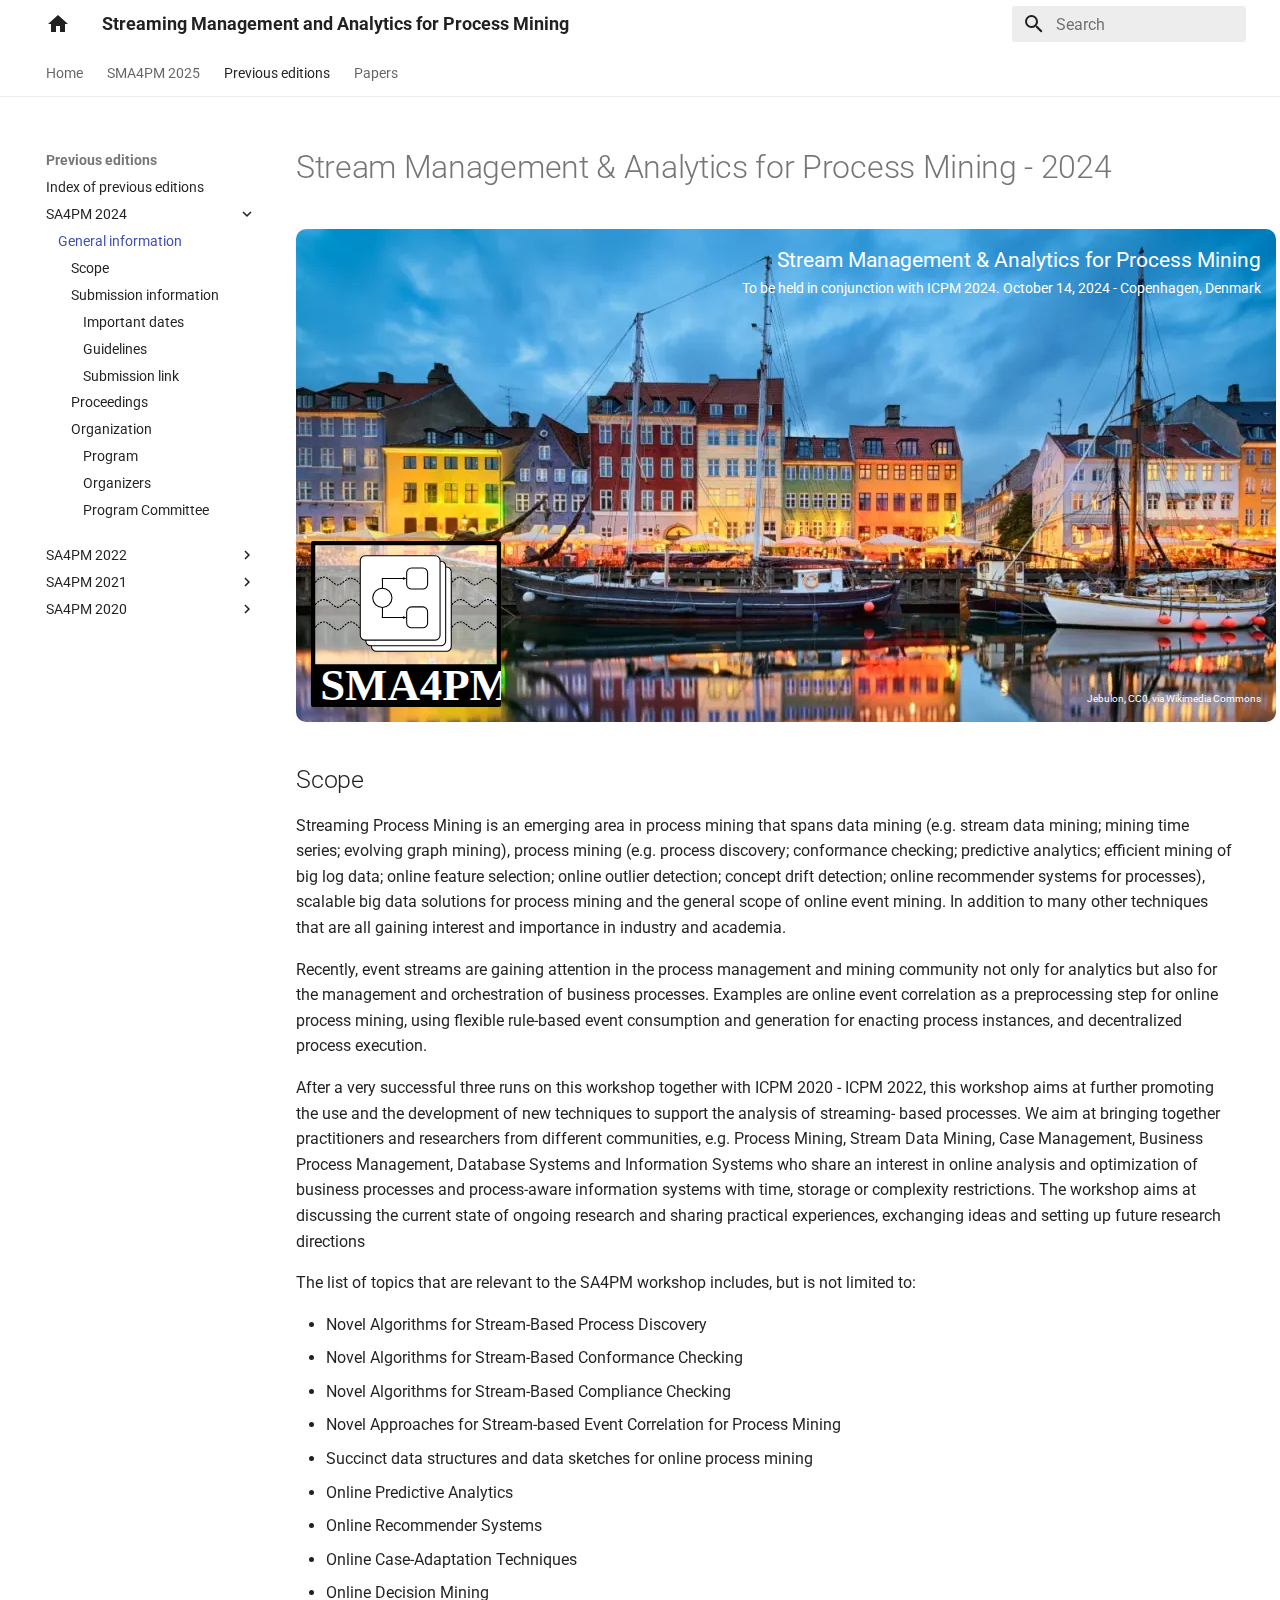
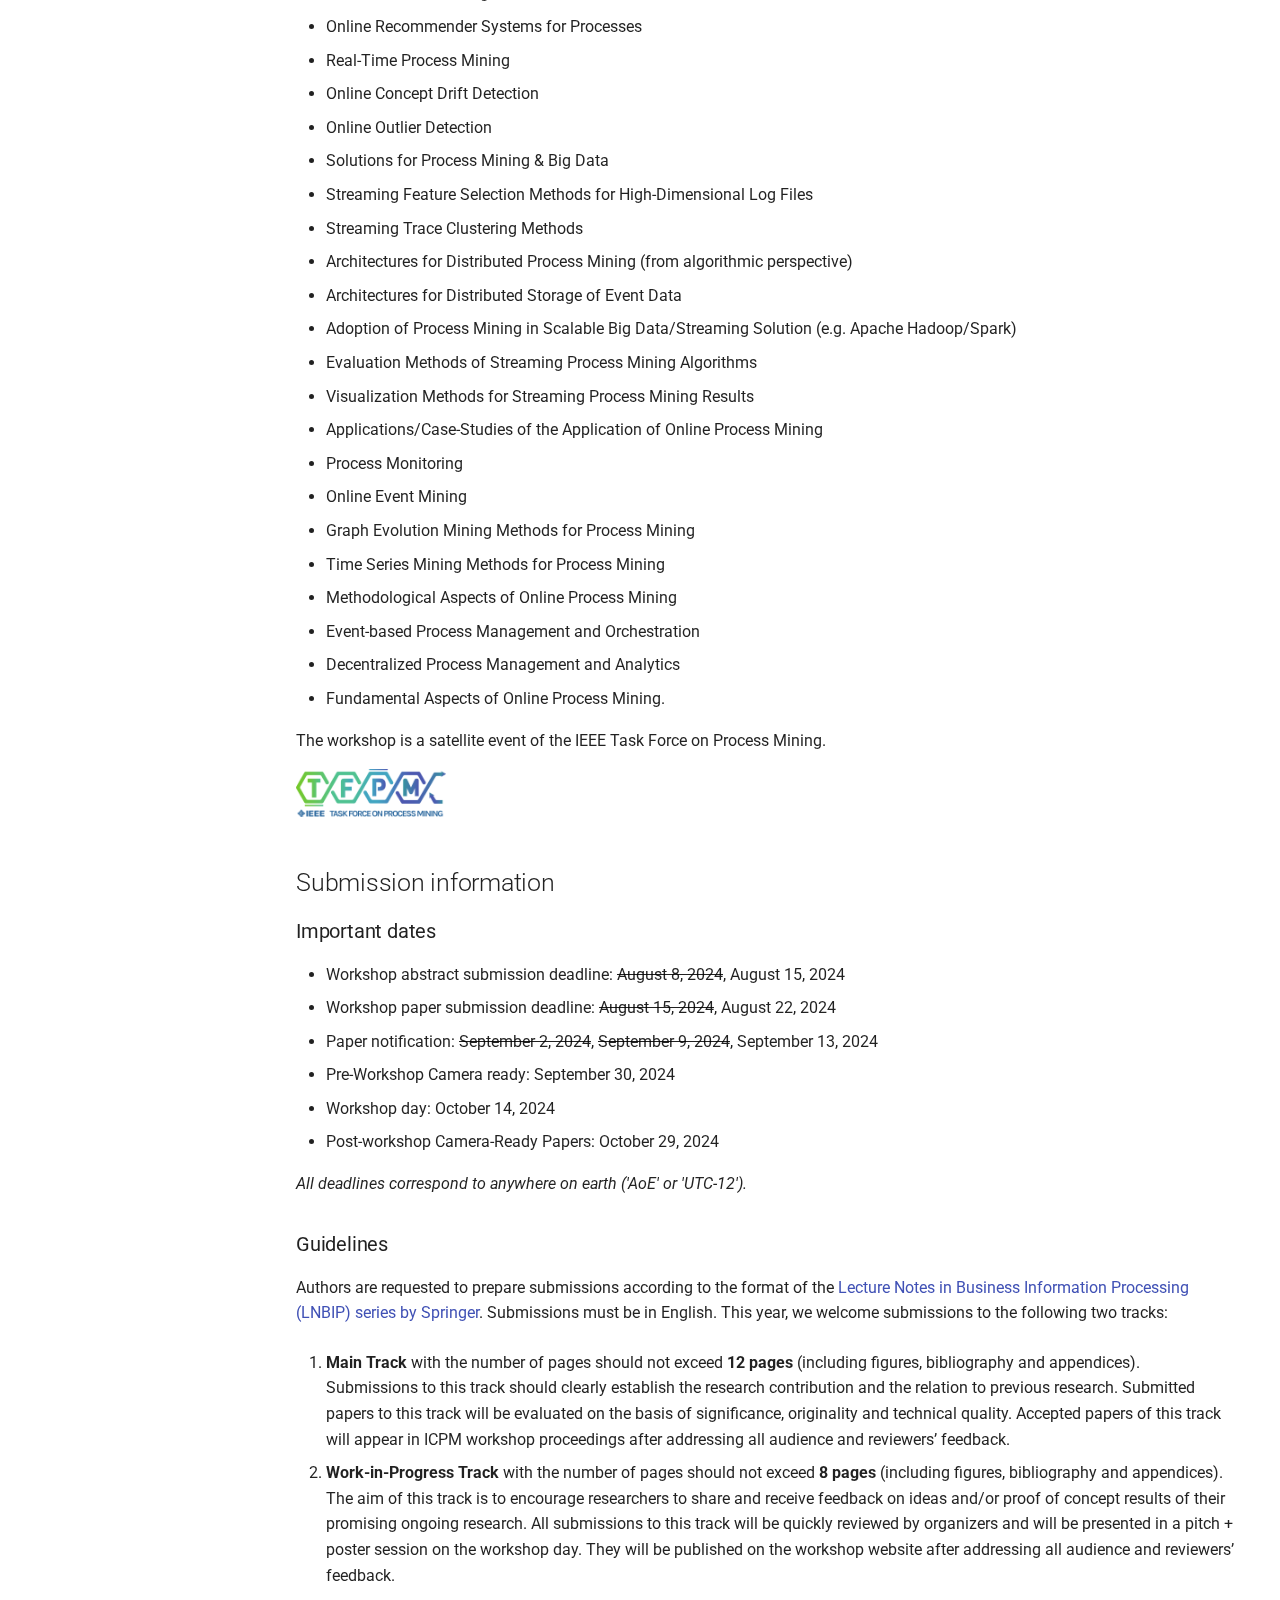
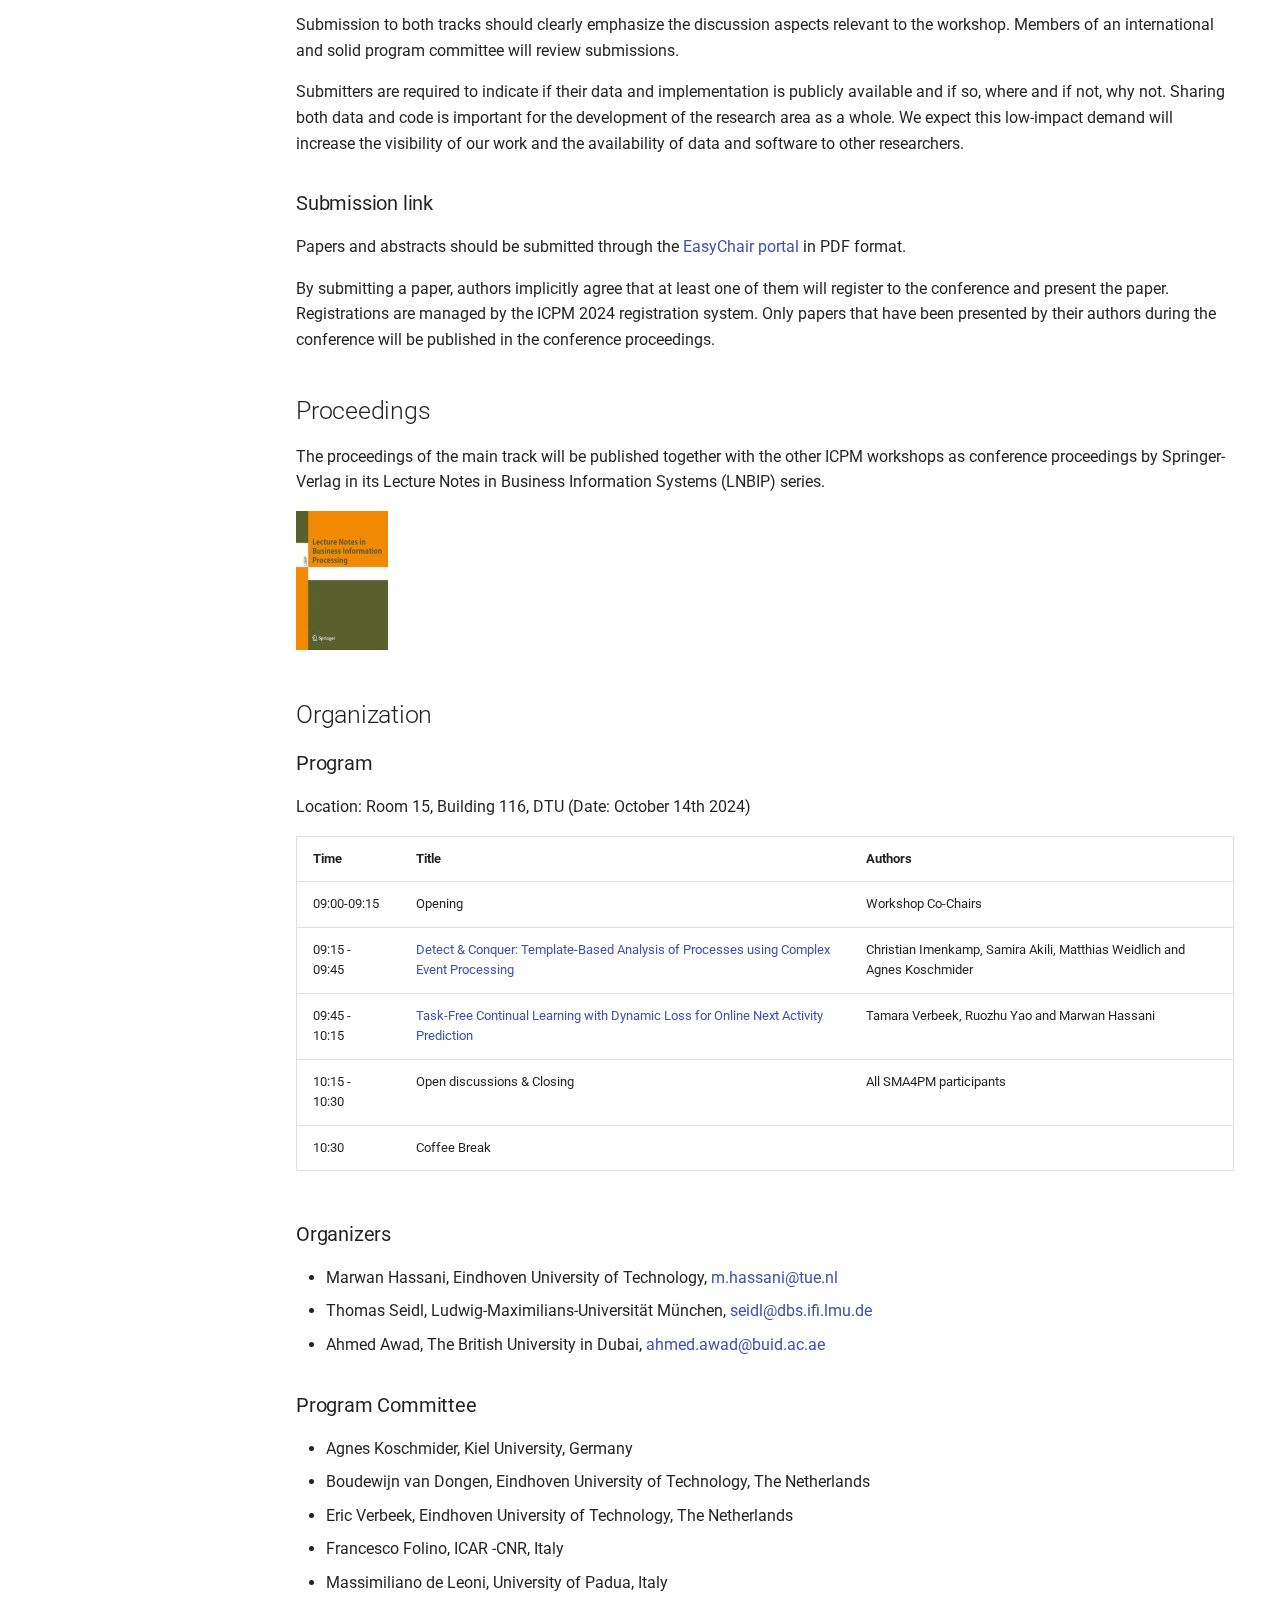
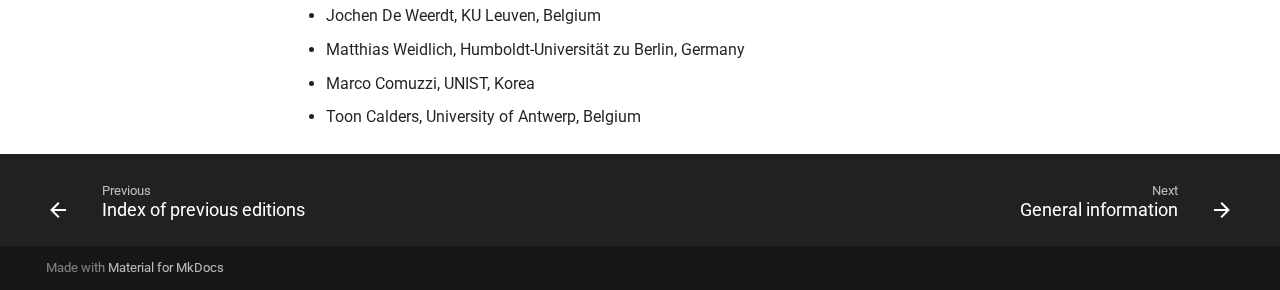
<file: 2024/index.html>
<!doctype html>
<html lang="en" class="no-js">
  <head>
    
      <meta charset="utf-8">
      <meta name="viewport" content="width=device-width,initial-scale=1">
      
      
      
        <link rel="canonical" href="https://sma4pm.github.io/2024/">
      
      
        <link rel="prev" href="../previous/">
      
      
        <link rel="next" href="../2022/">
      
      
      <link rel="icon" href="../assets/images/favicon.png">
      <meta name="generator" content="mkdocs-1.6.1, mkdocs-material-9.6.10">
    
    
      
        <title>General information - Streaming Management and Analytics for Process Mining</title>
      
    
    
      <link rel="stylesheet" href="../assets/stylesheets/main.4af4bdda.min.css">
      
        
        <link rel="stylesheet" href="../assets/stylesheets/palette.06af60db.min.css">
      
      


    
    
      
    
    
      
        
        
        <link rel="preconnect" href="https://fonts.gstatic.com" crossorigin>
        <link rel="stylesheet" href="https://fonts.googleapis.com/css?family=Roboto:300,300i,400,400i,700,700i%7CRoboto+Mono:400,400i,700,700i&display=fallback">
        <style>:root{--md-text-font:"Roboto";--md-code-font:"Roboto Mono"}</style>
      
    
    
      <link rel="stylesheet" href="../media/extra.css">
    
    <script>__md_scope=new URL("..",location),__md_hash=e=>[...e].reduce(((e,_)=>(e<<5)-e+_.charCodeAt(0)),0),__md_get=(e,_=localStorage,t=__md_scope)=>JSON.parse(_.getItem(t.pathname+"."+e)),__md_set=(e,_,t=localStorage,a=__md_scope)=>{try{t.setItem(a.pathname+"."+e,JSON.stringify(_))}catch(e){}}</script>
    
      

    
    
    
  </head>
  
  
    
    
    
    
    
    <body dir="ltr" data-md-color-scheme="default" data-md-color-primary="white" data-md-color-accent="indigo">
  
    
    <input class="md-toggle" data-md-toggle="drawer" type="checkbox" id="__drawer" autocomplete="off">
    <input class="md-toggle" data-md-toggle="search" type="checkbox" id="__search" autocomplete="off">
    <label class="md-overlay" for="__drawer"></label>
    <div data-md-component="skip">
      
        
        <a href="#stream-management-analytics-for-process-mining-2024" class="md-skip">
          Skip to content
        </a>
      
    </div>
    <div data-md-component="announce">
      
    </div>
    
    
      

<header class="md-header" data-md-component="header">
  <nav class="md-header__inner md-grid" aria-label="Header">
    <a href=".." title="Streaming Management and Analytics for Process Mining" class="md-header__button md-logo" aria-label="Streaming Management and Analytics for Process Mining" data-md-component="logo">
      
  
  <svg xmlns="http://www.w3.org/2000/svg" viewBox="0 0 24 24"><path d="M10 20v-6h4v6h5v-8h3L12 3 2 12h3v8z"/></svg>

    </a>
    <label class="md-header__button md-icon" for="__drawer">
      
      <svg xmlns="http://www.w3.org/2000/svg" viewBox="0 0 24 24"><path d="M3 6h18v2H3zm0 5h18v2H3zm0 5h18v2H3z"/></svg>
    </label>
    <div class="md-header__title" data-md-component="header-title">
      <div class="md-header__ellipsis">
        <div class="md-header__topic">
          <span class="md-ellipsis">
            Streaming Management and Analytics for Process Mining
          </span>
        </div>
        <div class="md-header__topic" data-md-component="header-topic">
          <span class="md-ellipsis">
            
              General information
            
          </span>
        </div>
      </div>
    </div>
    
      
    
    
    
    
      <label class="md-header__button md-icon" for="__search">
        
        <svg xmlns="http://www.w3.org/2000/svg" viewBox="0 0 24 24"><path d="M9.5 3A6.5 6.5 0 0 1 16 9.5c0 1.61-.59 3.09-1.56 4.23l.27.27h.79l5 5-1.5 1.5-5-5v-.79l-.27-.27A6.52 6.52 0 0 1 9.5 16 6.5 6.5 0 0 1 3 9.5 6.5 6.5 0 0 1 9.5 3m0 2C7 5 5 7 5 9.5S7 14 9.5 14 14 12 14 9.5 12 5 9.5 5"/></svg>
      </label>
      <div class="md-search" data-md-component="search" role="dialog">
  <label class="md-search__overlay" for="__search"></label>
  <div class="md-search__inner" role="search">
    <form class="md-search__form" name="search">
      <input type="text" class="md-search__input" name="query" aria-label="Search" placeholder="Search" autocapitalize="off" autocorrect="off" autocomplete="off" spellcheck="false" data-md-component="search-query" required>
      <label class="md-search__icon md-icon" for="__search">
        
        <svg xmlns="http://www.w3.org/2000/svg" viewBox="0 0 24 24"><path d="M9.5 3A6.5 6.5 0 0 1 16 9.5c0 1.61-.59 3.09-1.56 4.23l.27.27h.79l5 5-1.5 1.5-5-5v-.79l-.27-.27A6.52 6.52 0 0 1 9.5 16 6.5 6.5 0 0 1 3 9.5 6.5 6.5 0 0 1 9.5 3m0 2C7 5 5 7 5 9.5S7 14 9.5 14 14 12 14 9.5 12 5 9.5 5"/></svg>
        
        <svg xmlns="http://www.w3.org/2000/svg" viewBox="0 0 24 24"><path d="M20 11v2H8l5.5 5.5-1.42 1.42L4.16 12l7.92-7.92L13.5 5.5 8 11z"/></svg>
      </label>
      <nav class="md-search__options" aria-label="Search">
        
        <button type="reset" class="md-search__icon md-icon" title="Clear" aria-label="Clear" tabindex="-1">
          
          <svg xmlns="http://www.w3.org/2000/svg" viewBox="0 0 24 24"><path d="M19 6.41 17.59 5 12 10.59 6.41 5 5 6.41 10.59 12 5 17.59 6.41 19 12 13.41 17.59 19 19 17.59 13.41 12z"/></svg>
        </button>
      </nav>
      
    </form>
    <div class="md-search__output">
      <div class="md-search__scrollwrap" tabindex="0" data-md-scrollfix>
        <div class="md-search-result" data-md-component="search-result">
          <div class="md-search-result__meta">
            Initializing search
          </div>
          <ol class="md-search-result__list" role="presentation"></ol>
        </div>
      </div>
    </div>
  </div>
</div>
    
    
  </nav>
  
</header>
    
    <div class="md-container" data-md-component="container">
      
      
        
          
            
<nav class="md-tabs" aria-label="Tabs" data-md-component="tabs">
  <div class="md-grid">
    <ul class="md-tabs__list">
      
        
  
  
  
  
    <li class="md-tabs__item">
      <a href=".." class="md-tabs__link">
        
  
  
    
  
  Home

      </a>
    </li>
  

      
        
  
  
  
  
    
    
      <li class="md-tabs__item">
        <a href="../2025/" class="md-tabs__link">
          
  
  
  SMA4PM 2025

        </a>
      </li>
    
  

      
        
  
  
  
    
  
  
    
    
      <li class="md-tabs__item md-tabs__item--active">
        <a href="../previous/" class="md-tabs__link">
          
  
  
  Previous editions

        </a>
      </li>
    
  

      
        
  
  
  
  
    <li class="md-tabs__item">
      <a href="../papers/" class="md-tabs__link">
        
  
  
    
  
  Papers

      </a>
    </li>
  

      
    </ul>
  </div>
</nav>
          
        
      
      <main class="md-main" data-md-component="main">
        <div class="md-main__inner md-grid">
          
            
              
              <div class="md-sidebar md-sidebar--primary" data-md-component="sidebar" data-md-type="navigation" >
                <div class="md-sidebar__scrollwrap">
                  <div class="md-sidebar__inner">
                    


  


  

<nav class="md-nav md-nav--primary md-nav--lifted md-nav--integrated" aria-label="Navigation" data-md-level="0">
  <label class="md-nav__title" for="__drawer">
    <a href=".." title="Streaming Management and Analytics for Process Mining" class="md-nav__button md-logo" aria-label="Streaming Management and Analytics for Process Mining" data-md-component="logo">
      
  
  <svg xmlns="http://www.w3.org/2000/svg" viewBox="0 0 24 24"><path d="M10 20v-6h4v6h5v-8h3L12 3 2 12h3v8z"/></svg>

    </a>
    Streaming Management and Analytics for Process Mining
  </label>
  
  <ul class="md-nav__list" data-md-scrollfix>
    
      
      
  
  
  
  
    <li class="md-nav__item">
      <a href=".." class="md-nav__link">
        
  
  
  <span class="md-ellipsis">
    Home
    
  </span>
  

      </a>
    </li>
  

    
      
      
  
  
  
  
    
    
    
    
      
      
    
    
    <li class="md-nav__item md-nav__item--nested">
      
        
        
        <input class="md-nav__toggle md-toggle " type="checkbox" id="__nav_2" >
        
          
          <label class="md-nav__link" for="__nav_2" id="__nav_2_label" tabindex="0">
            
  
  
  <span class="md-ellipsis">
    SMA4PM 2025
    
  </span>
  

            <span class="md-nav__icon md-icon"></span>
          </label>
        
        <nav class="md-nav" data-md-level="1" aria-labelledby="__nav_2_label" aria-expanded="false">
          <label class="md-nav__title" for="__nav_2">
            <span class="md-nav__icon md-icon"></span>
            SMA4PM 2025
          </label>
          <ul class="md-nav__list" data-md-scrollfix>
            
              
                
  
  
  
  
    <li class="md-nav__item">
      <a href="../2025/" class="md-nav__link">
        
  
  
  <span class="md-ellipsis">
    General information
    
  </span>
  

      </a>
    </li>
  

              
            
          </ul>
        </nav>
      
    </li>
  

    
      
      
  
  
    
  
  
  
    
    
    
    
      
        
        
      
      
    
    
    <li class="md-nav__item md-nav__item--active md-nav__item--section md-nav__item--nested">
      
        
        
        <input class="md-nav__toggle md-toggle " type="checkbox" id="__nav_3" checked>
        
          
          <label class="md-nav__link" for="__nav_3" id="__nav_3_label" tabindex="">
            
  
  
  <span class="md-ellipsis">
    Previous editions
    
  </span>
  

            <span class="md-nav__icon md-icon"></span>
          </label>
        
        <nav class="md-nav" data-md-level="1" aria-labelledby="__nav_3_label" aria-expanded="true">
          <label class="md-nav__title" for="__nav_3">
            <span class="md-nav__icon md-icon"></span>
            Previous editions
          </label>
          <ul class="md-nav__list" data-md-scrollfix>
            
              
                
  
  
  
  
    <li class="md-nav__item">
      <a href="../previous/" class="md-nav__link">
        
  
  
  <span class="md-ellipsis">
    Index of previous editions
    
  </span>
  

      </a>
    </li>
  

              
            
              
                
  
  
    
  
  
  
    
    
    
    
      
      
    
    
    <li class="md-nav__item md-nav__item--active md-nav__item--nested">
      
        
        
        <input class="md-nav__toggle md-toggle " type="checkbox" id="__nav_3_2" checked>
        
          
          <label class="md-nav__link" for="__nav_3_2" id="__nav_3_2_label" tabindex="0">
            
  
  
  <span class="md-ellipsis">
    SA4PM 2024
    
  </span>
  

            <span class="md-nav__icon md-icon"></span>
          </label>
        
        <nav class="md-nav" data-md-level="2" aria-labelledby="__nav_3_2_label" aria-expanded="true">
          <label class="md-nav__title" for="__nav_3_2">
            <span class="md-nav__icon md-icon"></span>
            SA4PM 2024
          </label>
          <ul class="md-nav__list" data-md-scrollfix>
            
              
                
  
  
    
  
  
  
    <li class="md-nav__item md-nav__item--active">
      
      <input class="md-nav__toggle md-toggle" type="checkbox" id="__toc">
      
      
        
      
      
        <label class="md-nav__link md-nav__link--active" for="__toc">
          
  
  
  <span class="md-ellipsis">
    General information
    
  </span>
  

          <span class="md-nav__icon md-icon"></span>
        </label>
      
      <a href="./" class="md-nav__link md-nav__link--active">
        
  
  
  <span class="md-ellipsis">
    General information
    
  </span>
  

      </a>
      
        

<nav class="md-nav md-nav--secondary" aria-label="Table of contents">
  
  
  
    
  
  
    <label class="md-nav__title" for="__toc">
      <span class="md-nav__icon md-icon"></span>
      Table of contents
    </label>
    <ul class="md-nav__list" data-md-component="toc" data-md-scrollfix>
      
        <li class="md-nav__item">
  <a href="#scope" class="md-nav__link">
    <span class="md-ellipsis">
      Scope
    </span>
  </a>
  
</li>
      
        <li class="md-nav__item">
  <a href="#submission-information" class="md-nav__link">
    <span class="md-ellipsis">
      Submission information
    </span>
  </a>
  
    <nav class="md-nav" aria-label="Submission information">
      <ul class="md-nav__list">
        
          <li class="md-nav__item">
  <a href="#important-dates" class="md-nav__link">
    <span class="md-ellipsis">
      Important dates
    </span>
  </a>
  
</li>
        
          <li class="md-nav__item">
  <a href="#guidelines" class="md-nav__link">
    <span class="md-ellipsis">
      Guidelines
    </span>
  </a>
  
</li>
        
          <li class="md-nav__item">
  <a href="#submission-link" class="md-nav__link">
    <span class="md-ellipsis">
      Submission link
    </span>
  </a>
  
</li>
        
      </ul>
    </nav>
  
</li>
      
        <li class="md-nav__item">
  <a href="#proceedings" class="md-nav__link">
    <span class="md-ellipsis">
      Proceedings
    </span>
  </a>
  
</li>
      
        <li class="md-nav__item">
  <a href="#organization" class="md-nav__link">
    <span class="md-ellipsis">
      Organization
    </span>
  </a>
  
    <nav class="md-nav" aria-label="Organization">
      <ul class="md-nav__list">
        
          <li class="md-nav__item">
  <a href="#program" class="md-nav__link">
    <span class="md-ellipsis">
      Program
    </span>
  </a>
  
</li>
        
          <li class="md-nav__item">
  <a href="#organizers" class="md-nav__link">
    <span class="md-ellipsis">
      Organizers
    </span>
  </a>
  
</li>
        
          <li class="md-nav__item">
  <a href="#program-committee" class="md-nav__link">
    <span class="md-ellipsis">
      Program Committee
    </span>
  </a>
  
</li>
        
      </ul>
    </nav>
  
</li>
      
    </ul>
  
</nav>
      
    </li>
  

              
            
          </ul>
        </nav>
      
    </li>
  

              
            
              
                
  
  
  
  
    
    
    
    
      
      
    
    
    <li class="md-nav__item md-nav__item--nested">
      
        
        
        <input class="md-nav__toggle md-toggle " type="checkbox" id="__nav_3_3" >
        
          
          <label class="md-nav__link" for="__nav_3_3" id="__nav_3_3_label" tabindex="0">
            
  
  
  <span class="md-ellipsis">
    SA4PM 2022
    
  </span>
  

            <span class="md-nav__icon md-icon"></span>
          </label>
        
        <nav class="md-nav" data-md-level="2" aria-labelledby="__nav_3_3_label" aria-expanded="false">
          <label class="md-nav__title" for="__nav_3_3">
            <span class="md-nav__icon md-icon"></span>
            SA4PM 2022
          </label>
          <ul class="md-nav__list" data-md-scrollfix>
            
              
                
  
  
  
  
    <li class="md-nav__item">
      <a href="../2022/" class="md-nav__link">
        
  
  
  <span class="md-ellipsis">
    General information
    
  </span>
  

      </a>
    </li>
  

              
            
          </ul>
        </nav>
      
    </li>
  

              
            
              
                
  
  
  
  
    
    
    
    
      
      
    
    
    <li class="md-nav__item md-nav__item--nested">
      
        
        
        <input class="md-nav__toggle md-toggle " type="checkbox" id="__nav_3_4" >
        
          
          <label class="md-nav__link" for="__nav_3_4" id="__nav_3_4_label" tabindex="0">
            
  
  
  <span class="md-ellipsis">
    SA4PM 2021
    
  </span>
  

            <span class="md-nav__icon md-icon"></span>
          </label>
        
        <nav class="md-nav" data-md-level="2" aria-labelledby="__nav_3_4_label" aria-expanded="false">
          <label class="md-nav__title" for="__nav_3_4">
            <span class="md-nav__icon md-icon"></span>
            SA4PM 2021
          </label>
          <ul class="md-nav__list" data-md-scrollfix>
            
              
                
  
  
  
  
    <li class="md-nav__item">
      <a href="../2021/" class="md-nav__link">
        
  
  
  <span class="md-ellipsis">
    General information
    
  </span>
  

      </a>
    </li>
  

              
            
              
                
  
  
  
  
    <li class="md-nav__item">
      <a href="../2021/program/" class="md-nav__link">
        
  
  
  <span class="md-ellipsis">
    Program
    
  </span>
  

      </a>
    </li>
  

              
            
              
                
  
  
  
  
    <li class="md-nav__item">
      <a href="../2021/submissions/" class="md-nav__link">
        
  
  
  <span class="md-ellipsis">
    Submission and deadlines
    
  </span>
  

      </a>
    </li>
  

              
            
          </ul>
        </nav>
      
    </li>
  

              
            
              
                
  
  
  
  
    
    
    
    
      
      
    
    
    <li class="md-nav__item md-nav__item--nested">
      
        
        
        <input class="md-nav__toggle md-toggle " type="checkbox" id="__nav_3_5" >
        
          
          <label class="md-nav__link" for="__nav_3_5" id="__nav_3_5_label" tabindex="0">
            
  
  
  <span class="md-ellipsis">
    SA4PM 2020
    
  </span>
  

            <span class="md-nav__icon md-icon"></span>
          </label>
        
        <nav class="md-nav" data-md-level="2" aria-labelledby="__nav_3_5_label" aria-expanded="false">
          <label class="md-nav__title" for="__nav_3_5">
            <span class="md-nav__icon md-icon"></span>
            SA4PM 2020
          </label>
          <ul class="md-nav__list" data-md-scrollfix>
            
              
                
  
  
  
  
    <li class="md-nav__item">
      <a href="../2020/" class="md-nav__link">
        
  
  
  <span class="md-ellipsis">
    General information
    
  </span>
  

      </a>
    </li>
  

              
            
              
                
  
  
  
  
    <li class="md-nav__item">
      <a href="../2020/program/" class="md-nav__link">
        
  
  
  <span class="md-ellipsis">
    Program
    
  </span>
  

      </a>
    </li>
  

              
            
          </ul>
        </nav>
      
    </li>
  

              
            
          </ul>
        </nav>
      
    </li>
  

    
      
      
  
  
  
  
    <li class="md-nav__item">
      <a href="../papers/" class="md-nav__link">
        
  
  
  <span class="md-ellipsis">
    Papers
    
  </span>
  

      </a>
    </li>
  

    
  </ul>
</nav>
                  </div>
                </div>
              </div>
            
            
          
          
            <div class="md-content" data-md-component="content">
              <article class="md-content__inner md-typeset">
                
                  



<h1 id="stream-management-analytics-for-process-mining-2024">Stream Management &amp; Analytics for Process Mining - 2024</h1>
<div style="background: url(cover.jpg) top left no-repeat; border-radius: 10px; width: 980px; height: 493px; padding: 15px; position: relative;">
    <div style="color: white;">
        <p style="font-size: 1.3em; margin: 0; text-align: right;">Stream Management & Analytics for Process Mining</p>
        <p style="font-size: 0.9em; margin: 0; text-align: right;">To be held in conjunction with ICPM 2024. October 14, 2024 - Copenhagen, Denmark</p>
    </div>
    <div style="position: absolute; bottom: 15px; right: 15px; color: white; font-size: .6em;">
        Jebulon, CC0, via Wikimedia Commons
    </div>
    <img src="../media/logo.svg" style="position: absolute; bottom: 15px;" />
</div>

<h2 id="scope">Scope</h2>
<p>Streaming Process Mining is an emerging area in process mining that spans data mining (e.g. stream data mining; mining time series; evolving graph mining), process mining (e.g. process discovery; conformance checking; predictive analytics; efficient mining of big log data; online feature selection; online outlier detection; concept drift detection; online recommender systems for processes), scalable big data solutions for process mining and the general scope of online event mining. In addition to many other techniques that are all gaining interest and importance in industry and academia.</p>
<p>Recently, event streams are gaining attention in the process management and mining community not only for analytics but also for the management and orchestration of business processes. Examples are online event correlation as a preprocessing step for online process mining, using flexible rule-based event consumption and generation for enacting process instances, and decentralized process execution.</p>
<p>After a very successful three runs on this workshop together with ICPM 2020 - ICPM 2022, this workshop aims at further promoting the use and the development of new techniques to support the analysis of streaming- based processes. We aim at bringing together practitioners and researchers from different communities, e.g. Process Mining, Stream Data Mining, Case Management, Business Process Management, Database Systems and Information Systems who share an interest in online analysis and optimization of business processes and process-aware information systems with time, storage or complexity restrictions. The workshop aims at discussing the current state of ongoing research and sharing practical experiences, exchanging ideas and setting up future research directions</p>
<p>The list of topics that are relevant to the SA4PM workshop includes, but is not limited to:</p>
<ul>
<li>Novel Algorithms for Stream-Based Process Discovery</li>
<li>Novel Algorithms for Stream-Based Conformance Checking</li>
<li>Novel Algorithms for Stream-Based Compliance Checking</li>
<li>Novel Approaches for Stream-based Event Correlation for Process Mining</li>
<li>Succinct data structures and data sketches for online process mining</li>
<li>Online Predictive Analytics</li>
<li>Online Recommender Systems</li>
<li>Online Case-Adaptation Techniques</li>
<li>Online Decision Mining</li>
<li>Online Recommender Systems for Processes</li>
<li>Real-Time Process Mining</li>
<li>Online Concept Drift Detection</li>
<li>Online Outlier Detection</li>
<li>Solutions for Process Mining &amp; Big Data</li>
<li>Streaming Feature Selection Methods for High-Dimensional Log Files</li>
<li>Streaming Trace Clustering Methods</li>
<li>Architectures for Distributed Process Mining (from algorithmic perspective)</li>
<li>Architectures for Distributed Storage of Event Data</li>
<li>Adoption of Process Mining in Scalable Big Data/Streaming Solution (e.g. Apache Hadoop/Spark)</li>
<li>Evaluation Methods of Streaming Process Mining Algorithms</li>
<li>Visualization Methods for Streaming Process Mining Results</li>
<li>Applications/Case-Studies of the Application of Online Process Mining</li>
<li>Process Monitoring</li>
<li>Online Event Mining</li>
<li>Graph Evolution Mining Methods for Process Mining</li>
<li>Time Series Mining Methods for Process Mining</li>
<li>Methodological Aspects of Online Process Mining</li>
<li>Event-based Process Management and Orchestration</li>
<li>Decentralized Process Management and Analytics</li>
<li>Fundamental Aspects of Online Process Mining.</li>
</ul>
<p>The workshop is a satellite event of the IEEE Task Force on Process Mining.</p>
<p><img src="../media/tfpm.png" style="width: 150px" /></p>
<h2 id="submission-information">Submission information</h2>
<h3 id="important-dates">Important dates</h3>
<ul>
<li>Workshop abstract submission deadline: <del>August 8, 2024</del>, August 15, 2024</li>
<li>Workshop paper submission deadline: <del>August 15, 2024</del>, August 22, 2024</li>
<li>Paper notification: <del>September 2, 2024</del>, <del>September 9, 2024</del>, September 13, 2024</li>
<li>Pre-Workshop Camera ready: September 30, 2024</li>
<li>Workshop day: October 14, 2024</li>
<li>Post-workshop Camera-Ready Papers: October 29, 2024</li>
</ul>
<p><em>All deadlines correspond to anywhere on earth ('AoE' or 'UTC-12').</em></p>
<h3 id="guidelines">Guidelines</h3>
<p>Authors are requested to prepare submissions according to the format of the <a href="http://www.springer.com/computer/lncs?SGWID=0-164-6-791344-0">Lecture Notes in Business Information Processing (LNBIP) series by Springer</a>. Submissions must be in English. This year, we welcome submissions to the following two tracks:</p>
<ol>
<li>
<p><strong>Main Track</strong> with the number of pages should not exceed <strong>12 pages</strong> (including figures, bibliography and appendices). Submissions to this track should clearly establish the research contribution and the relation to previous research. Submitted papers to this track will be evaluated on the basis of significance, originality and technical quality. Accepted papers of this track will appear in ICPM workshop proceedings after addressing all audience and reviewers’ feedback.</p>
</li>
<li>
<p><strong>Work-in-Progress Track</strong> with the number of pages should not exceed <strong>8 pages</strong> (including figures, bibliography and appendices). The aim of this track is to encourage researchers to share and receive feedback on ideas and/or proof of concept results of their promising ongoing research. All submissions to this track will be quickly reviewed by organizers and will be presented in a pitch + poster session on the workshop day. They will be published on the workshop website after addressing all audience and reviewers’ feedback.</p>
</li>
</ol>
<p>Submission to both tracks should clearly emphasize the discussion aspects relevant to the workshop. Members of an international and solid program committee will review submissions.</p>
<p>Submitters are required to indicate if their data and implementation is publicly available and if so, where and if not, why not. Sharing both data and code is important for the development of the research area as a whole. We expect this low-impact demand will increase the visibility of our work and the availability of data and software to other researchers.</p>
<h3 id="submission-link">Submission link</h3>
<p>Papers and abstracts should be submitted through the <a href="https://easychair.org/my/conference?conf=icpm2024">EasyChair portal</a> in PDF format.</p>
<p>By submitting a paper, authors implicitly agree that at least one of them will register to the conference and present the paper. Registrations are managed by the ICPM 2024 registration system. Only papers that have been presented by their authors during the conference will be published in the conference proceedings.</p>
<h2 id="proceedings">Proceedings</h2>
<p>The proceedings of the main track will be published together with the other ICPM workshops as conference proceedings by Springer-Verlag in its Lecture Notes in Business Information Systems (LNBIP) series.</p>
<p><img alt="" src="/media/lnbip.jpg" /></p>
<h2 id="organization">Organization</h2>
<h3 id="program">Program</h3>
<p>Location: Room 15, Building 116, DTU (Date: October 14th 2024)</p>
<table>
<thead>
<tr>
<th>Time</th>
<th>Title</th>
<th>Authors</th>
</tr>
</thead>
<tbody>
<tr>
<td>09:00-09:15</td>
<td>Opening</td>
<td>Workshop Co-Chairs</td>
</tr>
<tr>
<td>09:15 - 09:45</td>
<td><a href="../papers/2024-2.pdf">Detect &amp; Conquer: Template-Based Analysis of Processes using Complex Event Processing</a></td>
<td>Christian Imenkamp, Samira Akili, Matthias Weidlich and Agnes Koschmider</td>
</tr>
<tr>
<td>09:45 - 10:15</td>
<td><a href="../papers/2024-1.pdf">Task-Free Continual Learning with Dynamic Loss for Online Next Activity Prediction</a></td>
<td>Tamara Verbeek, Ruozhu Yao and Marwan Hassani</td>
</tr>
<tr>
<td>10:15 - 10:30</td>
<td>Open discussions &amp; Closing</td>
<td>All SMA4PM participants</td>
</tr>
<tr>
<td>10:30</td>
<td>Coffee Break</td>
<td></td>
</tr>
</tbody>
</table>
<h3 id="organizers">Organizers</h3>
<ul>
<li>Marwan Hassani, Eindhoven University of Technology, <a href="&#109;&#97;&#105;&#108;&#116;&#111;&#58;&#109;&#46;&#104;&#97;&#115;&#115;&#97;&#110;&#105;&#64;&#116;&#117;&#101;&#46;&#110;&#108;">&#109;&#46;&#104;&#97;&#115;&#115;&#97;&#110;&#105;&#64;&#116;&#117;&#101;&#46;&#110;&#108;</a></li>
<li>Thomas Seidl, Ludwig-Maximilians-Universität München, <a href="&#109;&#97;&#105;&#108;&#116;&#111;&#58;&#115;&#101;&#105;&#100;&#108;&#64;&#100;&#98;&#115;&#46;&#105;&#102;&#105;&#46;&#108;&#109;&#117;&#46;&#100;&#101;">&#115;&#101;&#105;&#100;&#108;&#64;&#100;&#98;&#115;&#46;&#105;&#102;&#105;&#46;&#108;&#109;&#117;&#46;&#100;&#101;</a></li>
<li>Ahmed Awad, The British University in Dubai, <a href="&#109;&#97;&#105;&#108;&#116;&#111;&#58;&#97;&#104;&#109;&#101;&#100;&#46;&#97;&#119;&#97;&#100;&#64;&#98;&#117;&#105;&#100;&#46;&#97;&#99;&#46;&#97;&#101;">&#97;&#104;&#109;&#101;&#100;&#46;&#97;&#119;&#97;&#100;&#64;&#98;&#117;&#105;&#100;&#46;&#97;&#99;&#46;&#97;&#101;</a></li>
</ul>
<h3 id="program-committee">Program Committee</h3>
<ul>
<li>Agnes Koschmider, Kiel University, Germany</li>
<li>Boudewijn van Dongen, Eindhoven University of Technology, The Netherlands</li>
<li>Eric Verbeek, Eindhoven University of Technology, The Netherlands</li>
<li>Francesco Folino, ICAR -CNR, Italy</li>
<li>Massimiliano de Leoni, University of Padua, Italy</li>
<li>Jochen De Weerdt, KU Leuven, Belgium</li>
<li>Matthias Weidlich, Humboldt-Universität zu Berlin, Germany</li>
<li>Marco Comuzzi, UNIST, Korea</li>
<li>Toon Calders, University of Antwerp, Belgium</li>
</ul>












                
              </article>
            </div>
          
          
<script>var target=document.getElementById(location.hash.slice(1));target&&target.name&&(target.checked=target.name.startsWith("__tabbed_"))</script>
        </div>
        
      </main>
      
        <footer class="md-footer">
  
    
      
      <nav class="md-footer__inner md-grid" aria-label="Footer" >
        
          
          <a href="../previous/" class="md-footer__link md-footer__link--prev" aria-label="Previous: Index of previous editions">
            <div class="md-footer__button md-icon">
              
              <svg xmlns="http://www.w3.org/2000/svg" viewBox="0 0 24 24"><path d="M20 11v2H8l5.5 5.5-1.42 1.42L4.16 12l7.92-7.92L13.5 5.5 8 11z"/></svg>
            </div>
            <div class="md-footer__title">
              <span class="md-footer__direction">
                Previous
              </span>
              <div class="md-ellipsis">
                Index of previous editions
              </div>
            </div>
          </a>
        
        
          
          <a href="../2022/" class="md-footer__link md-footer__link--next" aria-label="Next: General information">
            <div class="md-footer__title">
              <span class="md-footer__direction">
                Next
              </span>
              <div class="md-ellipsis">
                General information
              </div>
            </div>
            <div class="md-footer__button md-icon">
              
              <svg xmlns="http://www.w3.org/2000/svg" viewBox="0 0 24 24"><path d="M4 11v2h12l-5.5 5.5 1.42 1.42L19.84 12l-7.92-7.92L10.5 5.5 16 11z"/></svg>
            </div>
          </a>
        
      </nav>
    
  
  <div class="md-footer-meta md-typeset">
    <div class="md-footer-meta__inner md-grid">
      <div class="md-copyright">
  
  
    Made with
    <a href="https://squidfunk.github.io/mkdocs-material/" target="_blank" rel="noopener">
      Material for MkDocs
    </a>
  
</div>
      
    </div>
  </div>
</footer>
      
    </div>
    <div class="md-dialog" data-md-component="dialog">
      <div class="md-dialog__inner md-typeset"></div>
    </div>
    
    
    
      
      <script id="__config" type="application/json">{"base": "..", "features": ["navigation.tabs", "toc.integrate", "navigation.footer"], "search": "../assets/javascripts/workers/search.f8cc74c7.min.js", "tags": null, "translations": {"clipboard.copied": "Copied to clipboard", "clipboard.copy": "Copy to clipboard", "search.result.more.one": "1 more on this page", "search.result.more.other": "# more on this page", "search.result.none": "No matching documents", "search.result.one": "1 matching document", "search.result.other": "# matching documents", "search.result.placeholder": "Type to start searching", "search.result.term.missing": "Missing", "select.version": "Select version"}, "version": null}</script>
    
    
      <script src="../assets/javascripts/bundle.c8b220af.min.js"></script>
      
    
  </body>
</html>
</file>
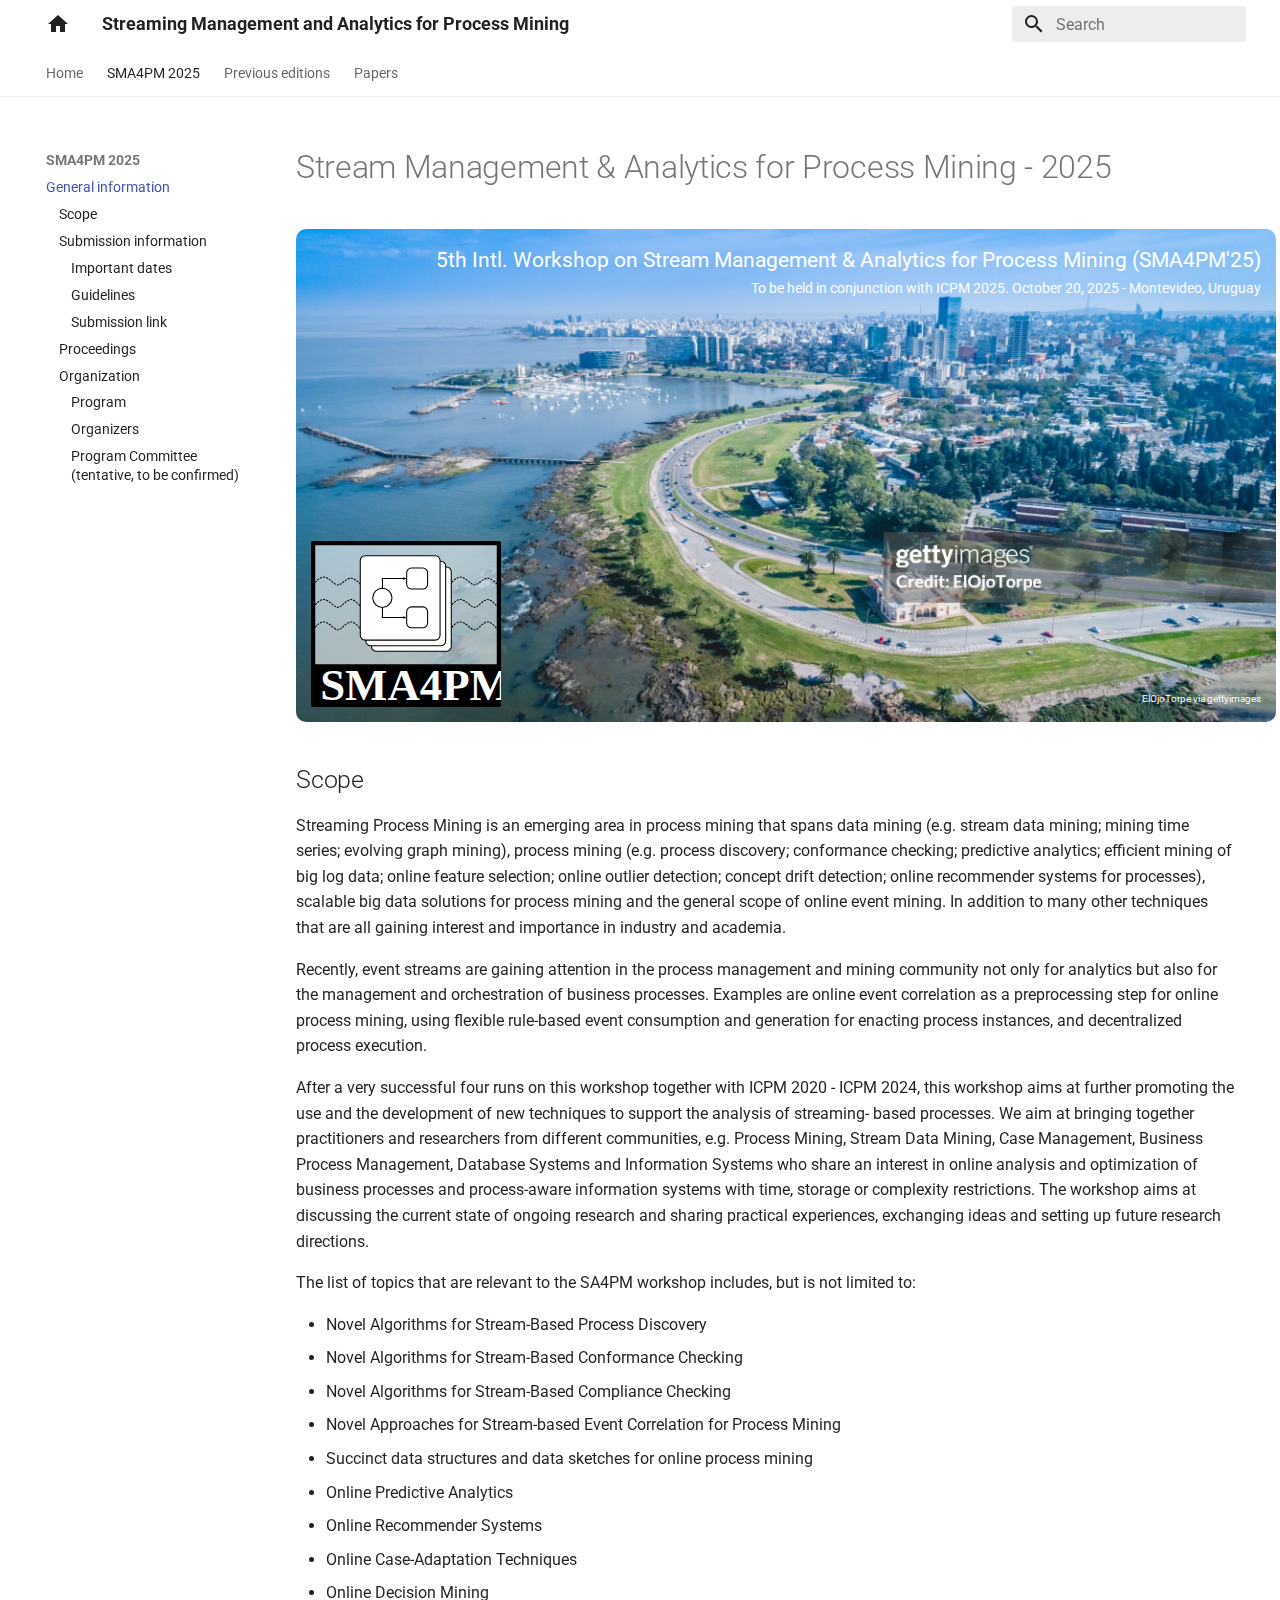
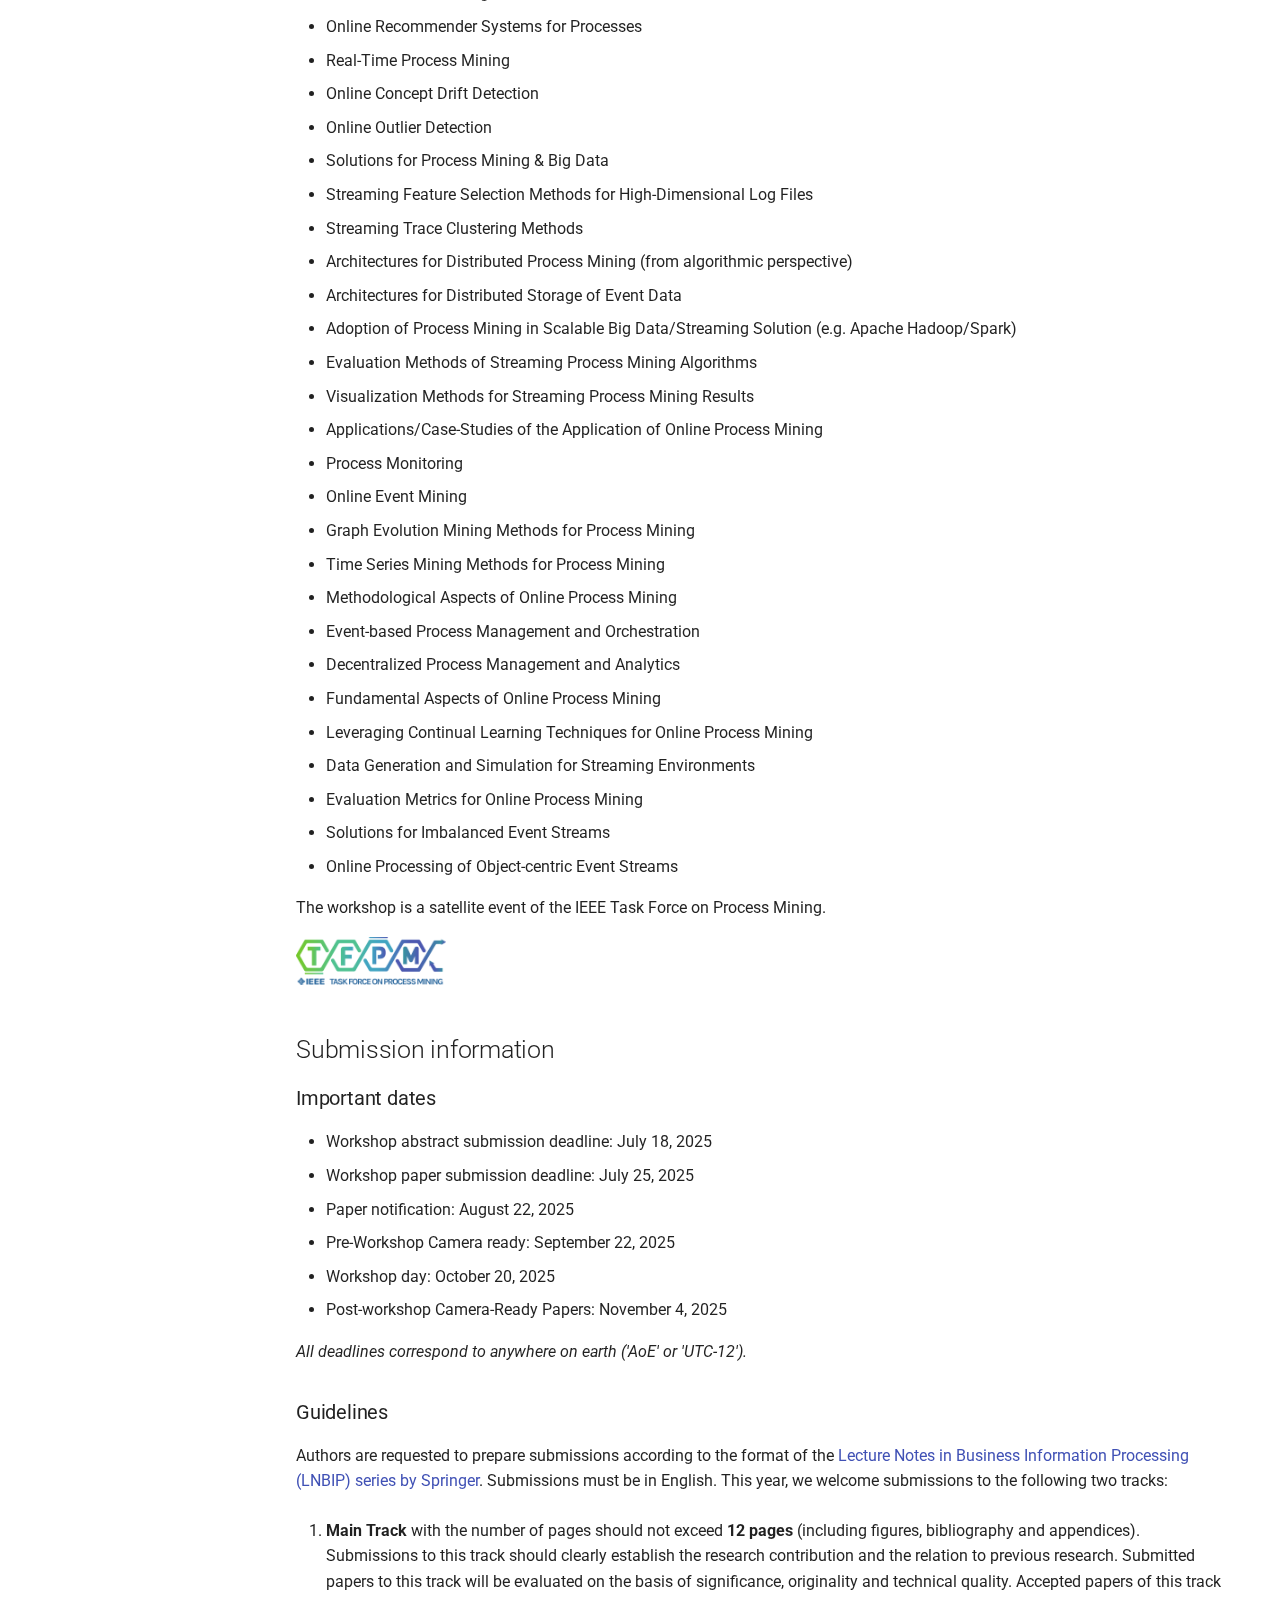
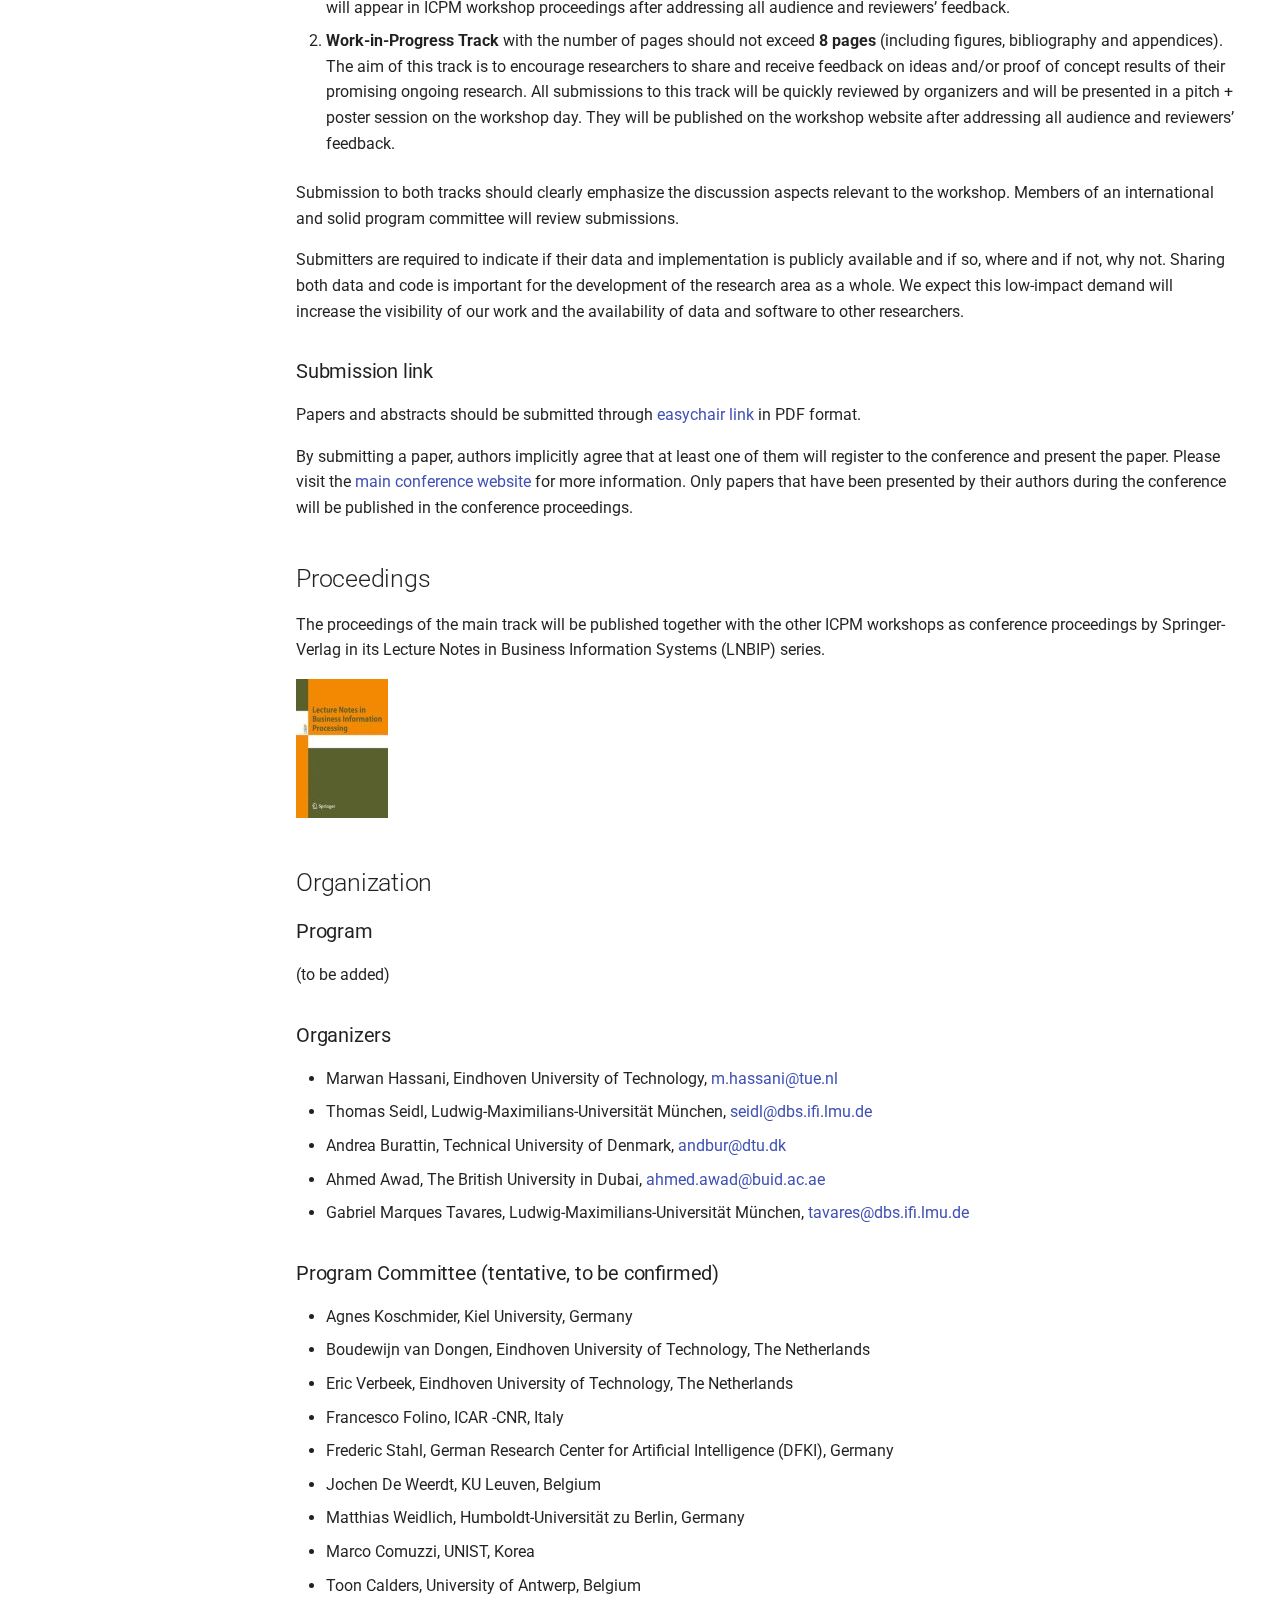
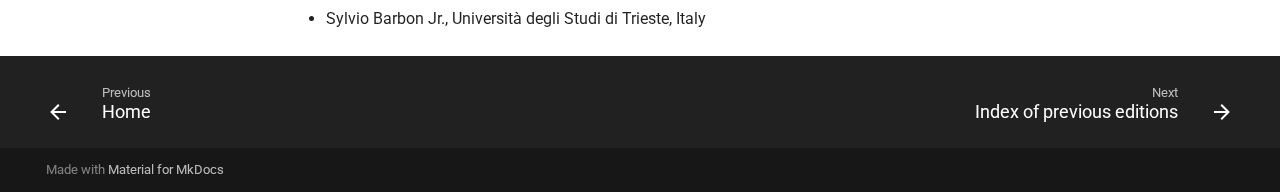
<file: 2025/index.html>
<!doctype html>
<html lang="en" class="no-js">
  <head>
    
      <meta charset="utf-8">
      <meta name="viewport" content="width=device-width,initial-scale=1">
      
      
      
        <link rel="canonical" href="https://sma4pm.github.io/2025/">
      
      
        <link rel="prev" href="..">
      
      
        <link rel="next" href="../previous/">
      
      
      <link rel="icon" href="../assets/images/favicon.png">
      <meta name="generator" content="mkdocs-1.6.1, mkdocs-material-9.6.10">
    
    
      
        <title>General information - Streaming Management and Analytics for Process Mining</title>
      
    
    
      <link rel="stylesheet" href="../assets/stylesheets/main.4af4bdda.min.css">
      
        
        <link rel="stylesheet" href="../assets/stylesheets/palette.06af60db.min.css">
      
      


    
    
      
    
    
      
        
        
        <link rel="preconnect" href="https://fonts.gstatic.com" crossorigin>
        <link rel="stylesheet" href="https://fonts.googleapis.com/css?family=Roboto:300,300i,400,400i,700,700i%7CRoboto+Mono:400,400i,700,700i&display=fallback">
        <style>:root{--md-text-font:"Roboto";--md-code-font:"Roboto Mono"}</style>
      
    
    
      <link rel="stylesheet" href="../media/extra.css">
    
    <script>__md_scope=new URL("..",location),__md_hash=e=>[...e].reduce(((e,_)=>(e<<5)-e+_.charCodeAt(0)),0),__md_get=(e,_=localStorage,t=__md_scope)=>JSON.parse(_.getItem(t.pathname+"."+e)),__md_set=(e,_,t=localStorage,a=__md_scope)=>{try{t.setItem(a.pathname+"."+e,JSON.stringify(_))}catch(e){}}</script>
    
      

    
    
    
  </head>
  
  
    
    
    
    
    
    <body dir="ltr" data-md-color-scheme="default" data-md-color-primary="white" data-md-color-accent="indigo">
  
    
    <input class="md-toggle" data-md-toggle="drawer" type="checkbox" id="__drawer" autocomplete="off">
    <input class="md-toggle" data-md-toggle="search" type="checkbox" id="__search" autocomplete="off">
    <label class="md-overlay" for="__drawer"></label>
    <div data-md-component="skip">
      
        
        <a href="#stream-management-analytics-for-process-mining-2025" class="md-skip">
          Skip to content
        </a>
      
    </div>
    <div data-md-component="announce">
      
    </div>
    
    
      

<header class="md-header" data-md-component="header">
  <nav class="md-header__inner md-grid" aria-label="Header">
    <a href=".." title="Streaming Management and Analytics for Process Mining" class="md-header__button md-logo" aria-label="Streaming Management and Analytics for Process Mining" data-md-component="logo">
      
  
  <svg xmlns="http://www.w3.org/2000/svg" viewBox="0 0 24 24"><path d="M10 20v-6h4v6h5v-8h3L12 3 2 12h3v8z"/></svg>

    </a>
    <label class="md-header__button md-icon" for="__drawer">
      
      <svg xmlns="http://www.w3.org/2000/svg" viewBox="0 0 24 24"><path d="M3 6h18v2H3zm0 5h18v2H3zm0 5h18v2H3z"/></svg>
    </label>
    <div class="md-header__title" data-md-component="header-title">
      <div class="md-header__ellipsis">
        <div class="md-header__topic">
          <span class="md-ellipsis">
            Streaming Management and Analytics for Process Mining
          </span>
        </div>
        <div class="md-header__topic" data-md-component="header-topic">
          <span class="md-ellipsis">
            
              General information
            
          </span>
        </div>
      </div>
    </div>
    
      
    
    
    
    
      <label class="md-header__button md-icon" for="__search">
        
        <svg xmlns="http://www.w3.org/2000/svg" viewBox="0 0 24 24"><path d="M9.5 3A6.5 6.5 0 0 1 16 9.5c0 1.61-.59 3.09-1.56 4.23l.27.27h.79l5 5-1.5 1.5-5-5v-.79l-.27-.27A6.52 6.52 0 0 1 9.5 16 6.5 6.5 0 0 1 3 9.5 6.5 6.5 0 0 1 9.5 3m0 2C7 5 5 7 5 9.5S7 14 9.5 14 14 12 14 9.5 12 5 9.5 5"/></svg>
      </label>
      <div class="md-search" data-md-component="search" role="dialog">
  <label class="md-search__overlay" for="__search"></label>
  <div class="md-search__inner" role="search">
    <form class="md-search__form" name="search">
      <input type="text" class="md-search__input" name="query" aria-label="Search" placeholder="Search" autocapitalize="off" autocorrect="off" autocomplete="off" spellcheck="false" data-md-component="search-query" required>
      <label class="md-search__icon md-icon" for="__search">
        
        <svg xmlns="http://www.w3.org/2000/svg" viewBox="0 0 24 24"><path d="M9.5 3A6.5 6.5 0 0 1 16 9.5c0 1.61-.59 3.09-1.56 4.23l.27.27h.79l5 5-1.5 1.5-5-5v-.79l-.27-.27A6.52 6.52 0 0 1 9.5 16 6.5 6.5 0 0 1 3 9.5 6.5 6.5 0 0 1 9.5 3m0 2C7 5 5 7 5 9.5S7 14 9.5 14 14 12 14 9.5 12 5 9.5 5"/></svg>
        
        <svg xmlns="http://www.w3.org/2000/svg" viewBox="0 0 24 24"><path d="M20 11v2H8l5.5 5.5-1.42 1.42L4.16 12l7.92-7.92L13.5 5.5 8 11z"/></svg>
      </label>
      <nav class="md-search__options" aria-label="Search">
        
        <button type="reset" class="md-search__icon md-icon" title="Clear" aria-label="Clear" tabindex="-1">
          
          <svg xmlns="http://www.w3.org/2000/svg" viewBox="0 0 24 24"><path d="M19 6.41 17.59 5 12 10.59 6.41 5 5 6.41 10.59 12 5 17.59 6.41 19 12 13.41 17.59 19 19 17.59 13.41 12z"/></svg>
        </button>
      </nav>
      
    </form>
    <div class="md-search__output">
      <div class="md-search__scrollwrap" tabindex="0" data-md-scrollfix>
        <div class="md-search-result" data-md-component="search-result">
          <div class="md-search-result__meta">
            Initializing search
          </div>
          <ol class="md-search-result__list" role="presentation"></ol>
        </div>
      </div>
    </div>
  </div>
</div>
    
    
  </nav>
  
</header>
    
    <div class="md-container" data-md-component="container">
      
      
        
          
            
<nav class="md-tabs" aria-label="Tabs" data-md-component="tabs">
  <div class="md-grid">
    <ul class="md-tabs__list">
      
        
  
  
  
  
    <li class="md-tabs__item">
      <a href=".." class="md-tabs__link">
        
  
  
    
  
  Home

      </a>
    </li>
  

      
        
  
  
  
    
  
  
    
    
      <li class="md-tabs__item md-tabs__item--active">
        <a href="./" class="md-tabs__link">
          
  
  
  SMA4PM 2025

        </a>
      </li>
    
  

      
        
  
  
  
  
    
    
      <li class="md-tabs__item">
        <a href="../previous/" class="md-tabs__link">
          
  
  
  Previous editions

        </a>
      </li>
    
  

      
        
  
  
  
  
    <li class="md-tabs__item">
      <a href="../papers/" class="md-tabs__link">
        
  
  
    
  
  Papers

      </a>
    </li>
  

      
    </ul>
  </div>
</nav>
          
        
      
      <main class="md-main" data-md-component="main">
        <div class="md-main__inner md-grid">
          
            
              
              <div class="md-sidebar md-sidebar--primary" data-md-component="sidebar" data-md-type="navigation" >
                <div class="md-sidebar__scrollwrap">
                  <div class="md-sidebar__inner">
                    


  


  

<nav class="md-nav md-nav--primary md-nav--lifted md-nav--integrated" aria-label="Navigation" data-md-level="0">
  <label class="md-nav__title" for="__drawer">
    <a href=".." title="Streaming Management and Analytics for Process Mining" class="md-nav__button md-logo" aria-label="Streaming Management and Analytics for Process Mining" data-md-component="logo">
      
  
  <svg xmlns="http://www.w3.org/2000/svg" viewBox="0 0 24 24"><path d="M10 20v-6h4v6h5v-8h3L12 3 2 12h3v8z"/></svg>

    </a>
    Streaming Management and Analytics for Process Mining
  </label>
  
  <ul class="md-nav__list" data-md-scrollfix>
    
      
      
  
  
  
  
    <li class="md-nav__item">
      <a href=".." class="md-nav__link">
        
  
  
  <span class="md-ellipsis">
    Home
    
  </span>
  

      </a>
    </li>
  

    
      
      
  
  
    
  
  
  
    
    
    
    
      
        
        
      
      
    
    
    <li class="md-nav__item md-nav__item--active md-nav__item--section md-nav__item--nested">
      
        
        
        <input class="md-nav__toggle md-toggle " type="checkbox" id="__nav_2" checked>
        
          
          <label class="md-nav__link" for="__nav_2" id="__nav_2_label" tabindex="">
            
  
  
  <span class="md-ellipsis">
    SMA4PM 2025
    
  </span>
  

            <span class="md-nav__icon md-icon"></span>
          </label>
        
        <nav class="md-nav" data-md-level="1" aria-labelledby="__nav_2_label" aria-expanded="true">
          <label class="md-nav__title" for="__nav_2">
            <span class="md-nav__icon md-icon"></span>
            SMA4PM 2025
          </label>
          <ul class="md-nav__list" data-md-scrollfix>
            
              
                
  
  
    
  
  
  
    <li class="md-nav__item md-nav__item--active">
      
      <input class="md-nav__toggle md-toggle" type="checkbox" id="__toc">
      
      
        
      
      
        <label class="md-nav__link md-nav__link--active" for="__toc">
          
  
  
  <span class="md-ellipsis">
    General information
    
  </span>
  

          <span class="md-nav__icon md-icon"></span>
        </label>
      
      <a href="./" class="md-nav__link md-nav__link--active">
        
  
  
  <span class="md-ellipsis">
    General information
    
  </span>
  

      </a>
      
        

<nav class="md-nav md-nav--secondary" aria-label="Table of contents">
  
  
  
    
  
  
    <label class="md-nav__title" for="__toc">
      <span class="md-nav__icon md-icon"></span>
      Table of contents
    </label>
    <ul class="md-nav__list" data-md-component="toc" data-md-scrollfix>
      
        <li class="md-nav__item">
  <a href="#scope" class="md-nav__link">
    <span class="md-ellipsis">
      Scope
    </span>
  </a>
  
</li>
      
        <li class="md-nav__item">
  <a href="#submission-information" class="md-nav__link">
    <span class="md-ellipsis">
      Submission information
    </span>
  </a>
  
    <nav class="md-nav" aria-label="Submission information">
      <ul class="md-nav__list">
        
          <li class="md-nav__item">
  <a href="#important-dates" class="md-nav__link">
    <span class="md-ellipsis">
      Important dates
    </span>
  </a>
  
</li>
        
          <li class="md-nav__item">
  <a href="#guidelines" class="md-nav__link">
    <span class="md-ellipsis">
      Guidelines
    </span>
  </a>
  
</li>
        
          <li class="md-nav__item">
  <a href="#submission-link" class="md-nav__link">
    <span class="md-ellipsis">
      Submission link
    </span>
  </a>
  
</li>
        
      </ul>
    </nav>
  
</li>
      
        <li class="md-nav__item">
  <a href="#proceedings" class="md-nav__link">
    <span class="md-ellipsis">
      Proceedings
    </span>
  </a>
  
</li>
      
        <li class="md-nav__item">
  <a href="#organization" class="md-nav__link">
    <span class="md-ellipsis">
      Organization
    </span>
  </a>
  
    <nav class="md-nav" aria-label="Organization">
      <ul class="md-nav__list">
        
          <li class="md-nav__item">
  <a href="#program" class="md-nav__link">
    <span class="md-ellipsis">
      Program
    </span>
  </a>
  
</li>
        
          <li class="md-nav__item">
  <a href="#organizers" class="md-nav__link">
    <span class="md-ellipsis">
      Organizers
    </span>
  </a>
  
</li>
        
          <li class="md-nav__item">
  <a href="#program-committee-tentative-to-be-confirmed" class="md-nav__link">
    <span class="md-ellipsis">
      Program Committee (tentative, to be confirmed)
    </span>
  </a>
  
</li>
        
      </ul>
    </nav>
  
</li>
      
    </ul>
  
</nav>
      
    </li>
  

              
            
          </ul>
        </nav>
      
    </li>
  

    
      
      
  
  
  
  
    
    
    
    
      
      
    
    
    <li class="md-nav__item md-nav__item--nested">
      
        
        
        <input class="md-nav__toggle md-toggle " type="checkbox" id="__nav_3" >
        
          
          <label class="md-nav__link" for="__nav_3" id="__nav_3_label" tabindex="0">
            
  
  
  <span class="md-ellipsis">
    Previous editions
    
  </span>
  

            <span class="md-nav__icon md-icon"></span>
          </label>
        
        <nav class="md-nav" data-md-level="1" aria-labelledby="__nav_3_label" aria-expanded="false">
          <label class="md-nav__title" for="__nav_3">
            <span class="md-nav__icon md-icon"></span>
            Previous editions
          </label>
          <ul class="md-nav__list" data-md-scrollfix>
            
              
                
  
  
  
  
    <li class="md-nav__item">
      <a href="../previous/" class="md-nav__link">
        
  
  
  <span class="md-ellipsis">
    Index of previous editions
    
  </span>
  

      </a>
    </li>
  

              
            
              
                
  
  
  
  
    
    
    
    
      
      
    
    
    <li class="md-nav__item md-nav__item--nested">
      
        
        
        <input class="md-nav__toggle md-toggle " type="checkbox" id="__nav_3_2" >
        
          
          <label class="md-nav__link" for="__nav_3_2" id="__nav_3_2_label" tabindex="0">
            
  
  
  <span class="md-ellipsis">
    SA4PM 2024
    
  </span>
  

            <span class="md-nav__icon md-icon"></span>
          </label>
        
        <nav class="md-nav" data-md-level="2" aria-labelledby="__nav_3_2_label" aria-expanded="false">
          <label class="md-nav__title" for="__nav_3_2">
            <span class="md-nav__icon md-icon"></span>
            SA4PM 2024
          </label>
          <ul class="md-nav__list" data-md-scrollfix>
            
              
                
  
  
  
  
    <li class="md-nav__item">
      <a href="../2024/" class="md-nav__link">
        
  
  
  <span class="md-ellipsis">
    General information
    
  </span>
  

      </a>
    </li>
  

              
            
          </ul>
        </nav>
      
    </li>
  

              
            
              
                
  
  
  
  
    
    
    
    
      
      
    
    
    <li class="md-nav__item md-nav__item--nested">
      
        
        
        <input class="md-nav__toggle md-toggle " type="checkbox" id="__nav_3_3" >
        
          
          <label class="md-nav__link" for="__nav_3_3" id="__nav_3_3_label" tabindex="0">
            
  
  
  <span class="md-ellipsis">
    SA4PM 2022
    
  </span>
  

            <span class="md-nav__icon md-icon"></span>
          </label>
        
        <nav class="md-nav" data-md-level="2" aria-labelledby="__nav_3_3_label" aria-expanded="false">
          <label class="md-nav__title" for="__nav_3_3">
            <span class="md-nav__icon md-icon"></span>
            SA4PM 2022
          </label>
          <ul class="md-nav__list" data-md-scrollfix>
            
              
                
  
  
  
  
    <li class="md-nav__item">
      <a href="../2022/" class="md-nav__link">
        
  
  
  <span class="md-ellipsis">
    General information
    
  </span>
  

      </a>
    </li>
  

              
            
          </ul>
        </nav>
      
    </li>
  

              
            
              
                
  
  
  
  
    
    
    
    
      
      
    
    
    <li class="md-nav__item md-nav__item--nested">
      
        
        
        <input class="md-nav__toggle md-toggle " type="checkbox" id="__nav_3_4" >
        
          
          <label class="md-nav__link" for="__nav_3_4" id="__nav_3_4_label" tabindex="0">
            
  
  
  <span class="md-ellipsis">
    SA4PM 2021
    
  </span>
  

            <span class="md-nav__icon md-icon"></span>
          </label>
        
        <nav class="md-nav" data-md-level="2" aria-labelledby="__nav_3_4_label" aria-expanded="false">
          <label class="md-nav__title" for="__nav_3_4">
            <span class="md-nav__icon md-icon"></span>
            SA4PM 2021
          </label>
          <ul class="md-nav__list" data-md-scrollfix>
            
              
                
  
  
  
  
    <li class="md-nav__item">
      <a href="../2021/" class="md-nav__link">
        
  
  
  <span class="md-ellipsis">
    General information
    
  </span>
  

      </a>
    </li>
  

              
            
              
                
  
  
  
  
    <li class="md-nav__item">
      <a href="../2021/program/" class="md-nav__link">
        
  
  
  <span class="md-ellipsis">
    Program
    
  </span>
  

      </a>
    </li>
  

              
            
              
                
  
  
  
  
    <li class="md-nav__item">
      <a href="../2021/submissions/" class="md-nav__link">
        
  
  
  <span class="md-ellipsis">
    Submission and deadlines
    
  </span>
  

      </a>
    </li>
  

              
            
          </ul>
        </nav>
      
    </li>
  

              
            
              
                
  
  
  
  
    
    
    
    
      
      
    
    
    <li class="md-nav__item md-nav__item--nested">
      
        
        
        <input class="md-nav__toggle md-toggle " type="checkbox" id="__nav_3_5" >
        
          
          <label class="md-nav__link" for="__nav_3_5" id="__nav_3_5_label" tabindex="0">
            
  
  
  <span class="md-ellipsis">
    SA4PM 2020
    
  </span>
  

            <span class="md-nav__icon md-icon"></span>
          </label>
        
        <nav class="md-nav" data-md-level="2" aria-labelledby="__nav_3_5_label" aria-expanded="false">
          <label class="md-nav__title" for="__nav_3_5">
            <span class="md-nav__icon md-icon"></span>
            SA4PM 2020
          </label>
          <ul class="md-nav__list" data-md-scrollfix>
            
              
                
  
  
  
  
    <li class="md-nav__item">
      <a href="../2020/" class="md-nav__link">
        
  
  
  <span class="md-ellipsis">
    General information
    
  </span>
  

      </a>
    </li>
  

              
            
              
                
  
  
  
  
    <li class="md-nav__item">
      <a href="../2020/program/" class="md-nav__link">
        
  
  
  <span class="md-ellipsis">
    Program
    
  </span>
  

      </a>
    </li>
  

              
            
          </ul>
        </nav>
      
    </li>
  

              
            
          </ul>
        </nav>
      
    </li>
  

    
      
      
  
  
  
  
    <li class="md-nav__item">
      <a href="../papers/" class="md-nav__link">
        
  
  
  <span class="md-ellipsis">
    Papers
    
  </span>
  

      </a>
    </li>
  

    
  </ul>
</nav>
                  </div>
                </div>
              </div>
            
            
          
          
            <div class="md-content" data-md-component="content">
              <article class="md-content__inner md-typeset">
                
                  



<h1 id="stream-management-analytics-for-process-mining-2025">Stream Management &amp; Analytics for Process Mining - 2025</h1>
<div style="background: url(cover.jpg) center center / cover no-repeat; border-radius: 10px; width: 980px; height: 493px; padding: 15px; position: relative;">
    <div style="color: white;">
        <p style="font-size: 1.3em; margin: 0; text-align: right;">5th Intl. Workshop on Stream Management & Analytics for Process Mining (SMA4PM'25)</p>
        <p style="font-size: 0.9em; margin: 0; text-align: right;">To be held in conjunction with ICPM 2025. October 20, 2025 - Montevideo, Uruguay</p>
    </div>
    <div style="position: absolute; bottom: 15px; right: 15px; color: white; font-size: .6em;">
        ElOjoTorpe via gettyimages
    </div>
    <img src="../media/logo.svg" style="position: absolute; bottom: 15px;" />
</div>

<h2 id="scope">Scope</h2>
<p>Streaming Process Mining is an emerging area in process mining that spans data mining (e.g. stream data mining; mining time series; evolving graph mining), process mining (e.g. process discovery; conformance checking; predictive analytics; efficient mining of big log data; online feature selection; online outlier detection; concept drift detection; online recommender systems for processes), scalable big data solutions for process mining and the general scope of online event mining. In addition to many other techniques that are all gaining interest and importance in industry and academia.</p>
<p>Recently, event streams are gaining attention in the process management and mining community not only for analytics but also for the management and orchestration of business processes. Examples are online event correlation as a preprocessing step for online process mining, using flexible rule-based event consumption and generation for enacting process instances, and decentralized process execution.</p>
<p>After a very successful four runs on this workshop together with ICPM 2020 - ICPM 2024, this workshop aims at further promoting the use and the development of new techniques to support the analysis of streaming- based processes. We aim at bringing together practitioners and researchers from different communities, e.g. Process Mining, Stream Data Mining, Case Management, Business Process Management, Database Systems and Information Systems who share an interest in online analysis and optimization of business processes and process-aware information systems with time, storage or complexity restrictions. The workshop aims at discussing the current state of ongoing research and sharing practical experiences, exchanging ideas and setting up future research directions.</p>
<p>The list of topics that are relevant to the SA4PM workshop includes, but is not limited to:</p>
<ul>
<li>Novel Algorithms for Stream-Based Process Discovery</li>
<li>Novel Algorithms for Stream-Based Conformance Checking</li>
<li>Novel Algorithms for Stream-Based Compliance Checking</li>
<li>Novel Approaches for Stream-based Event Correlation for Process Mining</li>
<li>Succinct data structures and data sketches for online process mining</li>
<li>Online Predictive Analytics</li>
<li>Online Recommender Systems</li>
<li>Online Case-Adaptation Techniques</li>
<li>Online Decision Mining</li>
<li>Online Recommender Systems for Processes</li>
<li>Real-Time Process Mining</li>
<li>Online Concept Drift Detection</li>
<li>Online Outlier Detection</li>
<li>Solutions for Process Mining &amp; Big Data</li>
<li>Streaming Feature Selection Methods for High-Dimensional Log Files</li>
<li>Streaming Trace Clustering Methods</li>
<li>Architectures for Distributed Process Mining (from algorithmic perspective)</li>
<li>Architectures for Distributed Storage of Event Data</li>
<li>Adoption of Process Mining in Scalable Big Data/Streaming Solution (e.g. Apache Hadoop/Spark)</li>
<li>Evaluation Methods of Streaming Process Mining Algorithms</li>
<li>Visualization Methods for Streaming Process Mining Results</li>
<li>Applications/Case-Studies of the Application of Online Process Mining</li>
<li>Process Monitoring</li>
<li>Online Event Mining</li>
<li>Graph Evolution Mining Methods for Process Mining</li>
<li>Time Series Mining Methods for Process Mining</li>
<li>Methodological Aspects of Online Process Mining</li>
<li>Event-based Process Management and Orchestration</li>
<li>Decentralized Process Management and Analytics</li>
<li>Fundamental Aspects of Online Process Mining</li>
<li>Leveraging Continual Learning Techniques for Online Process Mining</li>
<li>Data Generation and Simulation for Streaming Environments</li>
<li>Evaluation Metrics for Online Process Mining</li>
<li>Solutions for Imbalanced Event Streams</li>
<li>Online Processing of Object-centric Event Streams</li>
</ul>
<p>The workshop is a satellite event of the IEEE Task Force on Process Mining.</p>
<p><img src="../media/tfpm.png" style="width: 150px" /></p>
<h2 id="submission-information">Submission information</h2>
<h3 id="important-dates">Important dates</h3>
<ul>
<li>Workshop abstract submission deadline: July 18, 2025</li>
<li>Workshop paper submission deadline: July 25, 2025</li>
<li>Paper notification: August 22, 2025</li>
<li>Pre-Workshop Camera ready: September 22, 2025</li>
<li>Workshop day: October 20, 2025</li>
<li>Post-workshop Camera-Ready Papers: November 4, 2025</li>
</ul>
<p><em>All deadlines correspond to anywhere on earth ('AoE' or 'UTC-12').</em></p>
<h3 id="guidelines">Guidelines</h3>
<p>Authors are requested to prepare submissions according to the format of the <a href="http://www.springer.com/computer/lncs?SGWID=0-164-6-791344-0">Lecture Notes in Business Information Processing (LNBIP) series by Springer</a>. Submissions must be in English. This year, we welcome submissions to the following two tracks:</p>
<ol>
<li>
<p><strong>Main Track</strong> with the number of pages should not exceed <strong>12 pages</strong> (including figures, bibliography and appendices). Submissions to this track should clearly establish the research contribution and the relation to previous research. Submitted papers to this track will be evaluated on the basis of significance, originality and technical quality. Accepted papers of this track will appear in ICPM workshop proceedings after addressing all audience and reviewers’ feedback.</p>
</li>
<li>
<p><strong>Work-in-Progress Track</strong> with the number of pages should not exceed <strong>8 pages</strong> (including figures, bibliography and appendices). The aim of this track is to encourage researchers to share and receive feedback on ideas and/or proof of concept results of their promising ongoing research. All submissions to this track will be quickly reviewed by organizers and will be presented in a pitch + poster session on the workshop day. They will be published on the workshop website after addressing all audience and reviewers’ feedback.</p>
</li>
</ol>
<p>Submission to both tracks should clearly emphasize the discussion aspects relevant to the workshop. Members of an international and solid program committee will review submissions.</p>
<p>Submitters are required to indicate if their data and implementation is publicly available and if so, where and if not, why not. Sharing both data and code is important for the development of the research area as a whole. We expect this low-impact demand will increase the visibility of our work and the availability of data and software to other researchers.</p>
<h3 id="submission-link">Submission link</h3>
<p>Papers and abstracts should be submitted through <a href="https://easychair.org/my/conference?conf=icpm2025">easychair link</a> in PDF format.</p>
<p>By submitting a paper, authors implicitly agree that at least one of them will register to the conference and present the paper. Please visit the <a href="https://icpmconference.org/2025/">main conference website</a> for more information. Only papers that have been presented by their authors during the conference will be published in the conference proceedings.</p>
<h2 id="proceedings">Proceedings</h2>
<p>The proceedings of the main track will be published together with the other ICPM workshops as conference proceedings by Springer-Verlag in its Lecture Notes in Business Information Systems (LNBIP) series.</p>
<p><img alt="" src="/media/lnbip.jpg" /></p>
<h2 id="organization">Organization</h2>
<h3 id="program">Program</h3>
<!--
Location: Room 15, Building 116, DTU (Date: October 14th 2024)

| Time      | Title                                         | Authors                                   |
|  -------         |---------------------------------------------------------------------------------------| ---------------------------------------------------------      |         
| 09:00-09:15   | Opening                                       | Workshop Co-Chairs                                |
| 09:15 - 09:45 | [Detect & Conquer: Template-Based Analysis of Processes using Complex Event Processing](../papers/2024-2.pdf) | Christian Imenkamp, Samira Akili, Matthias Weidlich and Agnes Koschmider  |
| 09:45 - 10:15 | [Task-Free Continual Learning with Dynamic Loss for Online Next Activity Prediction](../papers/2024-1.pdf)    | Tamara Verbeek, Ruozhu Yao and Marwan Hassani                 |
| 10:15 - 10:30 | Open discussions & Closing | All SMA4PM participants
| 10:30 | Coffee Break|
-->
<p>(to be added)</p>
<h3 id="organizers">Organizers</h3>
<ul>
<li>Marwan Hassani, Eindhoven University of Technology, <a href="&#109;&#97;&#105;&#108;&#116;&#111;&#58;&#109;&#46;&#104;&#97;&#115;&#115;&#97;&#110;&#105;&#64;&#116;&#117;&#101;&#46;&#110;&#108;">&#109;&#46;&#104;&#97;&#115;&#115;&#97;&#110;&#105;&#64;&#116;&#117;&#101;&#46;&#110;&#108;</a></li>
<li>Thomas Seidl, Ludwig-Maximilians-Universität München, <a href="&#109;&#97;&#105;&#108;&#116;&#111;&#58;&#115;&#101;&#105;&#100;&#108;&#64;&#100;&#98;&#115;&#46;&#105;&#102;&#105;&#46;&#108;&#109;&#117;&#46;&#100;&#101;">&#115;&#101;&#105;&#100;&#108;&#64;&#100;&#98;&#115;&#46;&#105;&#102;&#105;&#46;&#108;&#109;&#117;&#46;&#100;&#101;</a></li>
<li>Andrea Burattin, Technical University of Denmark, <a href="&#109;&#97;&#105;&#108;&#116;&#111;&#58;&#97;&#110;&#100;&#98;&#117;&#114;&#64;&#100;&#116;&#117;&#46;&#100;&#107;">&#97;&#110;&#100;&#98;&#117;&#114;&#64;&#100;&#116;&#117;&#46;&#100;&#107;</a></li>
<li>Ahmed Awad, The British University in Dubai, <a href="&#109;&#97;&#105;&#108;&#116;&#111;&#58;&#97;&#104;&#109;&#101;&#100;&#46;&#97;&#119;&#97;&#100;&#64;&#98;&#117;&#105;&#100;&#46;&#97;&#99;&#46;&#97;&#101;">&#97;&#104;&#109;&#101;&#100;&#46;&#97;&#119;&#97;&#100;&#64;&#98;&#117;&#105;&#100;&#46;&#97;&#99;&#46;&#97;&#101;</a></li>
<li>Gabriel Marques Tavares, Ludwig-Maximilians-Universität München, <a href="&#109;&#97;&#105;&#108;&#116;&#111;&#58;&#116;&#97;&#118;&#97;&#114;&#101;&#115;&#64;&#100;&#98;&#115;&#46;&#105;&#102;&#105;&#46;&#108;&#109;&#117;&#46;&#100;&#101;">&#116;&#97;&#118;&#97;&#114;&#101;&#115;&#64;&#100;&#98;&#115;&#46;&#105;&#102;&#105;&#46;&#108;&#109;&#117;&#46;&#100;&#101;</a></li>
</ul>
<h3 id="program-committee-tentative-to-be-confirmed">Program Committee (tentative, to be confirmed)</h3>
<ul>
<li>Agnes Koschmider, Kiel University, Germany</li>
<li>Boudewijn van Dongen, Eindhoven University of Technology, The Netherlands</li>
<li>Eric Verbeek, Eindhoven University of Technology, The Netherlands</li>
<li>Francesco Folino, ICAR -CNR, Italy</li>
<li>Frederic Stahl, German Research Center for Artificial Intelligence (DFKI), Germany</li>
<li>Jochen De Weerdt, KU Leuven, Belgium</li>
<li>Matthias Weidlich, Humboldt-Universität zu Berlin, Germany</li>
<li>Marco Comuzzi, UNIST, Korea</li>
<li>Toon Calders, University of Antwerp, Belgium</li>
<li>Sylvio Barbon Jr., Università degli Studi di Trieste, Italy</li>
</ul>












                
              </article>
            </div>
          
          
<script>var target=document.getElementById(location.hash.slice(1));target&&target.name&&(target.checked=target.name.startsWith("__tabbed_"))</script>
        </div>
        
      </main>
      
        <footer class="md-footer">
  
    
      
      <nav class="md-footer__inner md-grid" aria-label="Footer" >
        
          
          <a href=".." class="md-footer__link md-footer__link--prev" aria-label="Previous: Home">
            <div class="md-footer__button md-icon">
              
              <svg xmlns="http://www.w3.org/2000/svg" viewBox="0 0 24 24"><path d="M20 11v2H8l5.5 5.5-1.42 1.42L4.16 12l7.92-7.92L13.5 5.5 8 11z"/></svg>
            </div>
            <div class="md-footer__title">
              <span class="md-footer__direction">
                Previous
              </span>
              <div class="md-ellipsis">
                Home
              </div>
            </div>
          </a>
        
        
          
          <a href="../previous/" class="md-footer__link md-footer__link--next" aria-label="Next: Index of previous editions">
            <div class="md-footer__title">
              <span class="md-footer__direction">
                Next
              </span>
              <div class="md-ellipsis">
                Index of previous editions
              </div>
            </div>
            <div class="md-footer__button md-icon">
              
              <svg xmlns="http://www.w3.org/2000/svg" viewBox="0 0 24 24"><path d="M4 11v2h12l-5.5 5.5 1.42 1.42L19.84 12l-7.92-7.92L10.5 5.5 16 11z"/></svg>
            </div>
          </a>
        
      </nav>
    
  
  <div class="md-footer-meta md-typeset">
    <div class="md-footer-meta__inner md-grid">
      <div class="md-copyright">
  
  
    Made with
    <a href="https://squidfunk.github.io/mkdocs-material/" target="_blank" rel="noopener">
      Material for MkDocs
    </a>
  
</div>
      
    </div>
  </div>
</footer>
      
    </div>
    <div class="md-dialog" data-md-component="dialog">
      <div class="md-dialog__inner md-typeset"></div>
    </div>
    
    
    
      
      <script id="__config" type="application/json">{"base": "..", "features": ["navigation.tabs", "toc.integrate", "navigation.footer"], "search": "../assets/javascripts/workers/search.f8cc74c7.min.js", "tags": null, "translations": {"clipboard.copied": "Copied to clipboard", "clipboard.copy": "Copy to clipboard", "search.result.more.one": "1 more on this page", "search.result.more.other": "# more on this page", "search.result.none": "No matching documents", "search.result.one": "1 matching document", "search.result.other": "# matching documents", "search.result.placeholder": "Type to start searching", "search.result.term.missing": "Missing", "select.version": "Select version"}, "version": null}</script>
    
    
      <script src="../assets/javascripts/bundle.c8b220af.min.js"></script>
      
    
  </body>
</html>
</file>
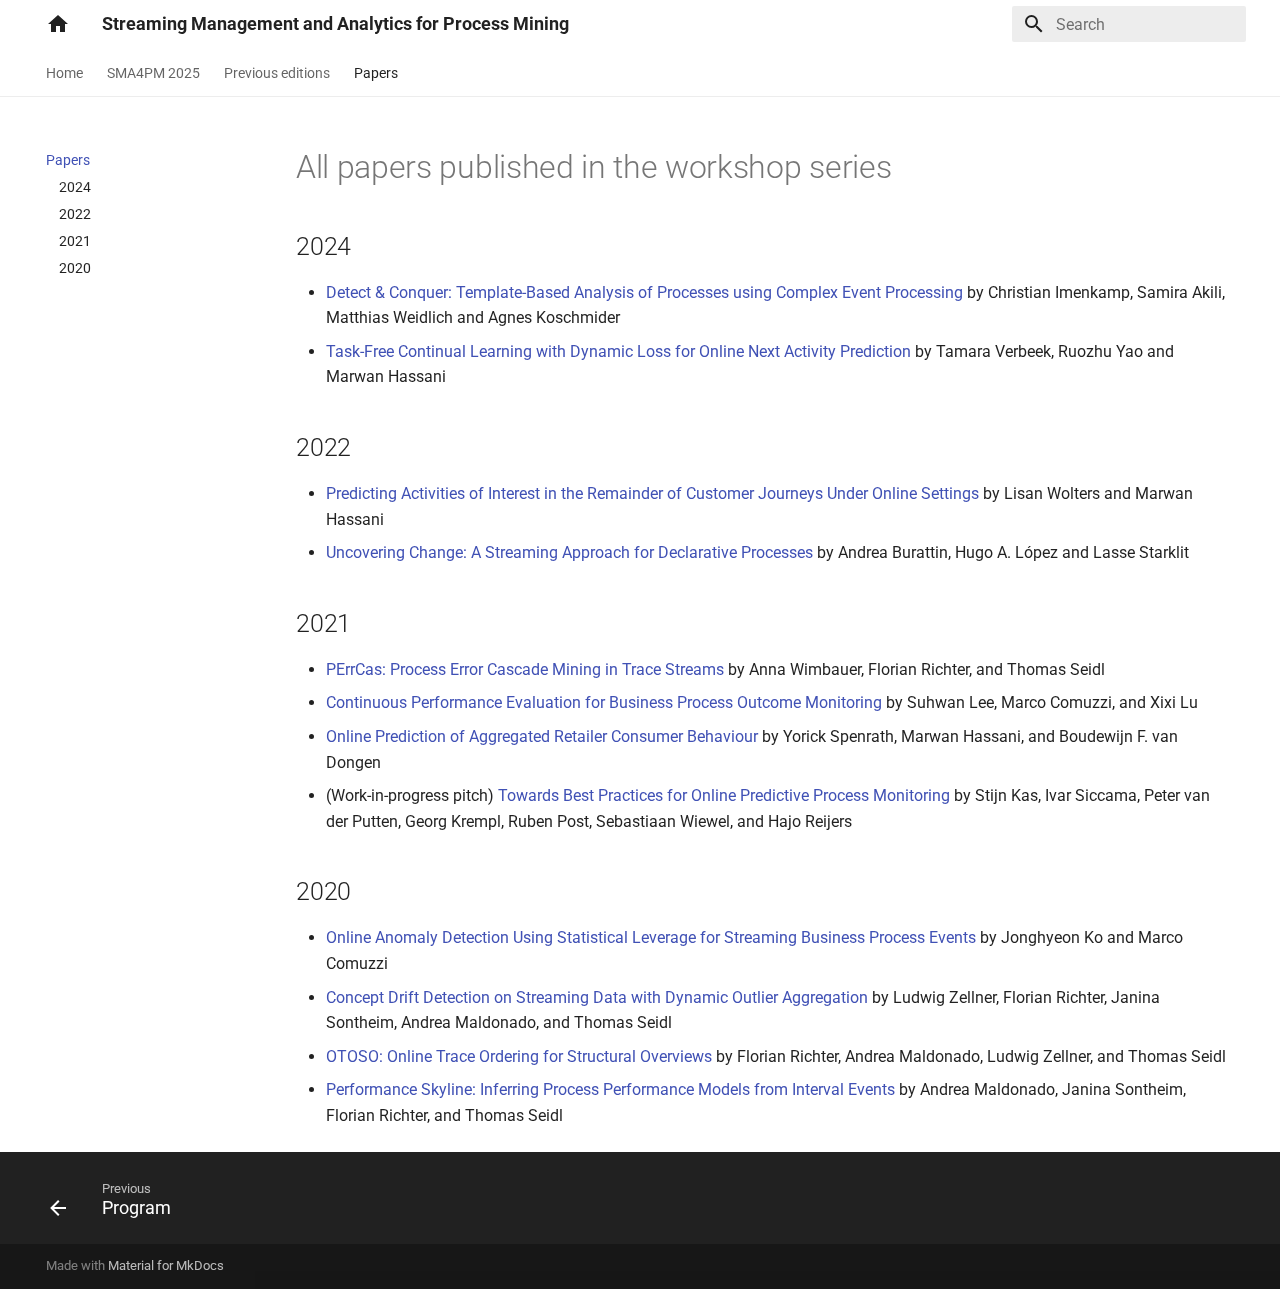
<file: papers/index.html>
<!doctype html>
<html lang="en" class="no-js">
  <head>
    
      <meta charset="utf-8">
      <meta name="viewport" content="width=device-width,initial-scale=1">
      
      
      
        <link rel="canonical" href="https://sma4pm.github.io/papers/">
      
      
        <link rel="prev" href="../2020/program/">
      
      
      
      <link rel="icon" href="../assets/images/favicon.png">
      <meta name="generator" content="mkdocs-1.6.1, mkdocs-material-9.6.10">
    
    
      
        <title>Papers - Streaming Management and Analytics for Process Mining</title>
      
    
    
      <link rel="stylesheet" href="../assets/stylesheets/main.4af4bdda.min.css">
      
        
        <link rel="stylesheet" href="../assets/stylesheets/palette.06af60db.min.css">
      
      


    
    
      
    
    
      
        
        
        <link rel="preconnect" href="https://fonts.gstatic.com" crossorigin>
        <link rel="stylesheet" href="https://fonts.googleapis.com/css?family=Roboto:300,300i,400,400i,700,700i%7CRoboto+Mono:400,400i,700,700i&display=fallback">
        <style>:root{--md-text-font:"Roboto";--md-code-font:"Roboto Mono"}</style>
      
    
    
      <link rel="stylesheet" href="../media/extra.css">
    
    <script>__md_scope=new URL("..",location),__md_hash=e=>[...e].reduce(((e,_)=>(e<<5)-e+_.charCodeAt(0)),0),__md_get=(e,_=localStorage,t=__md_scope)=>JSON.parse(_.getItem(t.pathname+"."+e)),__md_set=(e,_,t=localStorage,a=__md_scope)=>{try{t.setItem(a.pathname+"."+e,JSON.stringify(_))}catch(e){}}</script>
    
      

    
    
    
  </head>
  
  
    
    
    
    
    
    <body dir="ltr" data-md-color-scheme="default" data-md-color-primary="white" data-md-color-accent="indigo">
  
    
    <input class="md-toggle" data-md-toggle="drawer" type="checkbox" id="__drawer" autocomplete="off">
    <input class="md-toggle" data-md-toggle="search" type="checkbox" id="__search" autocomplete="off">
    <label class="md-overlay" for="__drawer"></label>
    <div data-md-component="skip">
      
        
        <a href="#all-papers-published-in-the-workshop-series" class="md-skip">
          Skip to content
        </a>
      
    </div>
    <div data-md-component="announce">
      
    </div>
    
    
      

<header class="md-header" data-md-component="header">
  <nav class="md-header__inner md-grid" aria-label="Header">
    <a href=".." title="Streaming Management and Analytics for Process Mining" class="md-header__button md-logo" aria-label="Streaming Management and Analytics for Process Mining" data-md-component="logo">
      
  
  <svg xmlns="http://www.w3.org/2000/svg" viewBox="0 0 24 24"><path d="M10 20v-6h4v6h5v-8h3L12 3 2 12h3v8z"/></svg>

    </a>
    <label class="md-header__button md-icon" for="__drawer">
      
      <svg xmlns="http://www.w3.org/2000/svg" viewBox="0 0 24 24"><path d="M3 6h18v2H3zm0 5h18v2H3zm0 5h18v2H3z"/></svg>
    </label>
    <div class="md-header__title" data-md-component="header-title">
      <div class="md-header__ellipsis">
        <div class="md-header__topic">
          <span class="md-ellipsis">
            Streaming Management and Analytics for Process Mining
          </span>
        </div>
        <div class="md-header__topic" data-md-component="header-topic">
          <span class="md-ellipsis">
            
              Papers
            
          </span>
        </div>
      </div>
    </div>
    
      
    
    
    
    
      <label class="md-header__button md-icon" for="__search">
        
        <svg xmlns="http://www.w3.org/2000/svg" viewBox="0 0 24 24"><path d="M9.5 3A6.5 6.5 0 0 1 16 9.5c0 1.61-.59 3.09-1.56 4.23l.27.27h.79l5 5-1.5 1.5-5-5v-.79l-.27-.27A6.52 6.52 0 0 1 9.5 16 6.5 6.5 0 0 1 3 9.5 6.5 6.5 0 0 1 9.5 3m0 2C7 5 5 7 5 9.5S7 14 9.5 14 14 12 14 9.5 12 5 9.5 5"/></svg>
      </label>
      <div class="md-search" data-md-component="search" role="dialog">
  <label class="md-search__overlay" for="__search"></label>
  <div class="md-search__inner" role="search">
    <form class="md-search__form" name="search">
      <input type="text" class="md-search__input" name="query" aria-label="Search" placeholder="Search" autocapitalize="off" autocorrect="off" autocomplete="off" spellcheck="false" data-md-component="search-query" required>
      <label class="md-search__icon md-icon" for="__search">
        
        <svg xmlns="http://www.w3.org/2000/svg" viewBox="0 0 24 24"><path d="M9.5 3A6.5 6.5 0 0 1 16 9.5c0 1.61-.59 3.09-1.56 4.23l.27.27h.79l5 5-1.5 1.5-5-5v-.79l-.27-.27A6.52 6.52 0 0 1 9.5 16 6.5 6.5 0 0 1 3 9.5 6.5 6.5 0 0 1 9.5 3m0 2C7 5 5 7 5 9.5S7 14 9.5 14 14 12 14 9.5 12 5 9.5 5"/></svg>
        
        <svg xmlns="http://www.w3.org/2000/svg" viewBox="0 0 24 24"><path d="M20 11v2H8l5.5 5.5-1.42 1.42L4.16 12l7.92-7.92L13.5 5.5 8 11z"/></svg>
      </label>
      <nav class="md-search__options" aria-label="Search">
        
        <button type="reset" class="md-search__icon md-icon" title="Clear" aria-label="Clear" tabindex="-1">
          
          <svg xmlns="http://www.w3.org/2000/svg" viewBox="0 0 24 24"><path d="M19 6.41 17.59 5 12 10.59 6.41 5 5 6.41 10.59 12 5 17.59 6.41 19 12 13.41 17.59 19 19 17.59 13.41 12z"/></svg>
        </button>
      </nav>
      
    </form>
    <div class="md-search__output">
      <div class="md-search__scrollwrap" tabindex="0" data-md-scrollfix>
        <div class="md-search-result" data-md-component="search-result">
          <div class="md-search-result__meta">
            Initializing search
          </div>
          <ol class="md-search-result__list" role="presentation"></ol>
        </div>
      </div>
    </div>
  </div>
</div>
    
    
  </nav>
  
</header>
    
    <div class="md-container" data-md-component="container">
      
      
        
          
            
<nav class="md-tabs" aria-label="Tabs" data-md-component="tabs">
  <div class="md-grid">
    <ul class="md-tabs__list">
      
        
  
  
  
  
    <li class="md-tabs__item">
      <a href=".." class="md-tabs__link">
        
  
  
    
  
  Home

      </a>
    </li>
  

      
        
  
  
  
  
    
    
      <li class="md-tabs__item">
        <a href="../2025/" class="md-tabs__link">
          
  
  
  SMA4PM 2025

        </a>
      </li>
    
  

      
        
  
  
  
  
    
    
      <li class="md-tabs__item">
        <a href="../previous/" class="md-tabs__link">
          
  
  
  Previous editions

        </a>
      </li>
    
  

      
        
  
  
  
    
  
  
    <li class="md-tabs__item md-tabs__item--active">
      <a href="./" class="md-tabs__link">
        
  
  
    
  
  Papers

      </a>
    </li>
  

      
    </ul>
  </div>
</nav>
          
        
      
      <main class="md-main" data-md-component="main">
        <div class="md-main__inner md-grid">
          
            
              
              <div class="md-sidebar md-sidebar--primary" data-md-component="sidebar" data-md-type="navigation" >
                <div class="md-sidebar__scrollwrap">
                  <div class="md-sidebar__inner">
                    


  


  

<nav class="md-nav md-nav--primary md-nav--lifted md-nav--integrated" aria-label="Navigation" data-md-level="0">
  <label class="md-nav__title" for="__drawer">
    <a href=".." title="Streaming Management and Analytics for Process Mining" class="md-nav__button md-logo" aria-label="Streaming Management and Analytics for Process Mining" data-md-component="logo">
      
  
  <svg xmlns="http://www.w3.org/2000/svg" viewBox="0 0 24 24"><path d="M10 20v-6h4v6h5v-8h3L12 3 2 12h3v8z"/></svg>

    </a>
    Streaming Management and Analytics for Process Mining
  </label>
  
  <ul class="md-nav__list" data-md-scrollfix>
    
      
      
  
  
  
  
    <li class="md-nav__item">
      <a href=".." class="md-nav__link">
        
  
  
  <span class="md-ellipsis">
    Home
    
  </span>
  

      </a>
    </li>
  

    
      
      
  
  
  
  
    
    
    
    
      
      
    
    
    <li class="md-nav__item md-nav__item--nested">
      
        
        
        <input class="md-nav__toggle md-toggle " type="checkbox" id="__nav_2" >
        
          
          <label class="md-nav__link" for="__nav_2" id="__nav_2_label" tabindex="0">
            
  
  
  <span class="md-ellipsis">
    SMA4PM 2025
    
  </span>
  

            <span class="md-nav__icon md-icon"></span>
          </label>
        
        <nav class="md-nav" data-md-level="1" aria-labelledby="__nav_2_label" aria-expanded="false">
          <label class="md-nav__title" for="__nav_2">
            <span class="md-nav__icon md-icon"></span>
            SMA4PM 2025
          </label>
          <ul class="md-nav__list" data-md-scrollfix>
            
              
                
  
  
  
  
    <li class="md-nav__item">
      <a href="../2025/" class="md-nav__link">
        
  
  
  <span class="md-ellipsis">
    General information
    
  </span>
  

      </a>
    </li>
  

              
            
          </ul>
        </nav>
      
    </li>
  

    
      
      
  
  
  
  
    
    
    
    
      
      
    
    
    <li class="md-nav__item md-nav__item--nested">
      
        
        
        <input class="md-nav__toggle md-toggle " type="checkbox" id="__nav_3" >
        
          
          <label class="md-nav__link" for="__nav_3" id="__nav_3_label" tabindex="0">
            
  
  
  <span class="md-ellipsis">
    Previous editions
    
  </span>
  

            <span class="md-nav__icon md-icon"></span>
          </label>
        
        <nav class="md-nav" data-md-level="1" aria-labelledby="__nav_3_label" aria-expanded="false">
          <label class="md-nav__title" for="__nav_3">
            <span class="md-nav__icon md-icon"></span>
            Previous editions
          </label>
          <ul class="md-nav__list" data-md-scrollfix>
            
              
                
  
  
  
  
    <li class="md-nav__item">
      <a href="../previous/" class="md-nav__link">
        
  
  
  <span class="md-ellipsis">
    Index of previous editions
    
  </span>
  

      </a>
    </li>
  

              
            
              
                
  
  
  
  
    
    
    
    
      
      
    
    
    <li class="md-nav__item md-nav__item--nested">
      
        
        
        <input class="md-nav__toggle md-toggle " type="checkbox" id="__nav_3_2" >
        
          
          <label class="md-nav__link" for="__nav_3_2" id="__nav_3_2_label" tabindex="0">
            
  
  
  <span class="md-ellipsis">
    SA4PM 2024
    
  </span>
  

            <span class="md-nav__icon md-icon"></span>
          </label>
        
        <nav class="md-nav" data-md-level="2" aria-labelledby="__nav_3_2_label" aria-expanded="false">
          <label class="md-nav__title" for="__nav_3_2">
            <span class="md-nav__icon md-icon"></span>
            SA4PM 2024
          </label>
          <ul class="md-nav__list" data-md-scrollfix>
            
              
                
  
  
  
  
    <li class="md-nav__item">
      <a href="../2024/" class="md-nav__link">
        
  
  
  <span class="md-ellipsis">
    General information
    
  </span>
  

      </a>
    </li>
  

              
            
          </ul>
        </nav>
      
    </li>
  

              
            
              
                
  
  
  
  
    
    
    
    
      
      
    
    
    <li class="md-nav__item md-nav__item--nested">
      
        
        
        <input class="md-nav__toggle md-toggle " type="checkbox" id="__nav_3_3" >
        
          
          <label class="md-nav__link" for="__nav_3_3" id="__nav_3_3_label" tabindex="0">
            
  
  
  <span class="md-ellipsis">
    SA4PM 2022
    
  </span>
  

            <span class="md-nav__icon md-icon"></span>
          </label>
        
        <nav class="md-nav" data-md-level="2" aria-labelledby="__nav_3_3_label" aria-expanded="false">
          <label class="md-nav__title" for="__nav_3_3">
            <span class="md-nav__icon md-icon"></span>
            SA4PM 2022
          </label>
          <ul class="md-nav__list" data-md-scrollfix>
            
              
                
  
  
  
  
    <li class="md-nav__item">
      <a href="../2022/" class="md-nav__link">
        
  
  
  <span class="md-ellipsis">
    General information
    
  </span>
  

      </a>
    </li>
  

              
            
          </ul>
        </nav>
      
    </li>
  

              
            
              
                
  
  
  
  
    
    
    
    
      
      
    
    
    <li class="md-nav__item md-nav__item--nested">
      
        
        
        <input class="md-nav__toggle md-toggle " type="checkbox" id="__nav_3_4" >
        
          
          <label class="md-nav__link" for="__nav_3_4" id="__nav_3_4_label" tabindex="0">
            
  
  
  <span class="md-ellipsis">
    SA4PM 2021
    
  </span>
  

            <span class="md-nav__icon md-icon"></span>
          </label>
        
        <nav class="md-nav" data-md-level="2" aria-labelledby="__nav_3_4_label" aria-expanded="false">
          <label class="md-nav__title" for="__nav_3_4">
            <span class="md-nav__icon md-icon"></span>
            SA4PM 2021
          </label>
          <ul class="md-nav__list" data-md-scrollfix>
            
              
                
  
  
  
  
    <li class="md-nav__item">
      <a href="../2021/" class="md-nav__link">
        
  
  
  <span class="md-ellipsis">
    General information
    
  </span>
  

      </a>
    </li>
  

              
            
              
                
  
  
  
  
    <li class="md-nav__item">
      <a href="../2021/program/" class="md-nav__link">
        
  
  
  <span class="md-ellipsis">
    Program
    
  </span>
  

      </a>
    </li>
  

              
            
              
                
  
  
  
  
    <li class="md-nav__item">
      <a href="../2021/submissions/" class="md-nav__link">
        
  
  
  <span class="md-ellipsis">
    Submission and deadlines
    
  </span>
  

      </a>
    </li>
  

              
            
          </ul>
        </nav>
      
    </li>
  

              
            
              
                
  
  
  
  
    
    
    
    
      
      
    
    
    <li class="md-nav__item md-nav__item--nested">
      
        
        
        <input class="md-nav__toggle md-toggle " type="checkbox" id="__nav_3_5" >
        
          
          <label class="md-nav__link" for="__nav_3_5" id="__nav_3_5_label" tabindex="0">
            
  
  
  <span class="md-ellipsis">
    SA4PM 2020
    
  </span>
  

            <span class="md-nav__icon md-icon"></span>
          </label>
        
        <nav class="md-nav" data-md-level="2" aria-labelledby="__nav_3_5_label" aria-expanded="false">
          <label class="md-nav__title" for="__nav_3_5">
            <span class="md-nav__icon md-icon"></span>
            SA4PM 2020
          </label>
          <ul class="md-nav__list" data-md-scrollfix>
            
              
                
  
  
  
  
    <li class="md-nav__item">
      <a href="../2020/" class="md-nav__link">
        
  
  
  <span class="md-ellipsis">
    General information
    
  </span>
  

      </a>
    </li>
  

              
            
              
                
  
  
  
  
    <li class="md-nav__item">
      <a href="../2020/program/" class="md-nav__link">
        
  
  
  <span class="md-ellipsis">
    Program
    
  </span>
  

      </a>
    </li>
  

              
            
          </ul>
        </nav>
      
    </li>
  

              
            
          </ul>
        </nav>
      
    </li>
  

    
      
      
  
  
    
  
  
  
    <li class="md-nav__item md-nav__item--active">
      
      <input class="md-nav__toggle md-toggle" type="checkbox" id="__toc">
      
      
        
      
      
        <label class="md-nav__link md-nav__link--active" for="__toc">
          
  
  
  <span class="md-ellipsis">
    Papers
    
  </span>
  

          <span class="md-nav__icon md-icon"></span>
        </label>
      
      <a href="./" class="md-nav__link md-nav__link--active">
        
  
  
  <span class="md-ellipsis">
    Papers
    
  </span>
  

      </a>
      
        

<nav class="md-nav md-nav--secondary" aria-label="Table of contents">
  
  
  
    
  
  
    <label class="md-nav__title" for="__toc">
      <span class="md-nav__icon md-icon"></span>
      Table of contents
    </label>
    <ul class="md-nav__list" data-md-component="toc" data-md-scrollfix>
      
        <li class="md-nav__item">
  <a href="#2024" class="md-nav__link">
    <span class="md-ellipsis">
      2024
    </span>
  </a>
  
</li>
      
        <li class="md-nav__item">
  <a href="#2022" class="md-nav__link">
    <span class="md-ellipsis">
      2022
    </span>
  </a>
  
</li>
      
        <li class="md-nav__item">
  <a href="#2021" class="md-nav__link">
    <span class="md-ellipsis">
      2021
    </span>
  </a>
  
</li>
      
        <li class="md-nav__item">
  <a href="#2020" class="md-nav__link">
    <span class="md-ellipsis">
      2020
    </span>
  </a>
  
</li>
      
    </ul>
  
</nav>
      
    </li>
  

    
  </ul>
</nav>
                  </div>
                </div>
              </div>
            
            
          
          
            <div class="md-content" data-md-component="content">
              <article class="md-content__inner md-typeset">
                
                  



<h1 id="all-papers-published-in-the-workshop-series">All papers published in the workshop series</h1>
<h2 id="2024">2024</h2>
<ul>
<li><a href="../papers/2024-2.pdf">Detect &amp; Conquer: Template-Based Analysis of Processes using Complex Event Processing</a> by Christian Imenkamp, Samira Akili, Matthias Weidlich and Agnes Koschmider</li>
<li><a href="../papers/2024-2.pdf">Task-Free Continual Learning with Dynamic Loss for Online Next Activity Prediction</a> by Tamara Verbeek, Ruozhu Yao and Marwan Hassani</li>
</ul>
<h2 id="2022">2022</h2>
<ul>
<li><a href="https://doi.org/10.1007/978-3-031-27815-0_11">Predicting Activities of Interest in the Remainder of Customer Journeys Under Online Settings</a> by Lisan Wolters and Marwan Hassani</li>
<li><a href="https://doi.org/10.1007/978-3-031-27815-0_12">Uncovering Change: A Streaming Approach for Declarative Processes</a> by Andrea Burattin, Hugo A. López and Lasse Starklit  </li>
</ul>
<h2 id="2021">2021</h2>
<ul>
<li><a href="../papers/2021-2.pdf">PErrCas: Process Error Cascade Mining in Trace Streams</a> by Anna Wimbauer, Florian Richter, and Thomas Seidl</li>
<li><a href="../papers/2021-3.pdf">Continuous Performance Evaluation for Business Process Outcome Monitoring</a> by  Suhwan Lee, Marco Comuzzi, and Xixi Lu</li>
<li><a href="../papers/2021-4.pdf">Online Prediction of Aggregated Retailer Consumer Behaviour</a> by Yorick Spenrath, Marwan Hassani, and Boudewijn F. van Dongen</li>
<li>(Work-in-progress pitch) 
  <a href="../papers/2021-1.pdf">Towards Best Practices for Online Predictive Process Monitoring</a> by Stijn Kas, Ivar Siccama, Peter van der Putten, Georg Krempl, Ruben Post, Sebastiaan Wiewel, and Hajo Reijers</li>
</ul>
<h2 id="2020">2020</h2>
<ul>
<li><a href="https://doi.org/10.1007/978-3-030-72693-5_15">Online Anomaly Detection Using Statistical Leverage for Streaming Business Process Events</a> by Jonghyeon Ko and Marco Comuzzi</li>
<li><a href="https://doi.org/10.1007/978-3-030-72693-5_16">Concept Drift Detection on Streaming Data with Dynamic Outlier Aggregation</a> by Ludwig Zellner, Florian Richter, Janina Sontheim, Andrea Maldonado, and Thomas Seidl </li>
<li><a href="https://doi.org/10.1007/978-3-030-72693-5_17">OTOSO: Online Trace Ordering for Structural Overviews</a> by Florian Richter, Andrea Maldonado, Ludwig Zellner, and Thomas Seidl</li>
<li><a href="https://doi.org/10.1007/978-3-030-72693-5_18">Performance Skyline: Inferring Process Performance Models from Interval Events</a> by Andrea Maldonado, Janina Sontheim, Florian Richter, and Thomas Seidl</li>
</ul>












                
              </article>
            </div>
          
          
<script>var target=document.getElementById(location.hash.slice(1));target&&target.name&&(target.checked=target.name.startsWith("__tabbed_"))</script>
        </div>
        
      </main>
      
        <footer class="md-footer">
  
    
      
      <nav class="md-footer__inner md-grid" aria-label="Footer" >
        
          
          <a href="../2020/program/" class="md-footer__link md-footer__link--prev" aria-label="Previous: Program">
            <div class="md-footer__button md-icon">
              
              <svg xmlns="http://www.w3.org/2000/svg" viewBox="0 0 24 24"><path d="M20 11v2H8l5.5 5.5-1.42 1.42L4.16 12l7.92-7.92L13.5 5.5 8 11z"/></svg>
            </div>
            <div class="md-footer__title">
              <span class="md-footer__direction">
                Previous
              </span>
              <div class="md-ellipsis">
                Program
              </div>
            </div>
          </a>
        
        
      </nav>
    
  
  <div class="md-footer-meta md-typeset">
    <div class="md-footer-meta__inner md-grid">
      <div class="md-copyright">
  
  
    Made with
    <a href="https://squidfunk.github.io/mkdocs-material/" target="_blank" rel="noopener">
      Material for MkDocs
    </a>
  
</div>
      
    </div>
  </div>
</footer>
      
    </div>
    <div class="md-dialog" data-md-component="dialog">
      <div class="md-dialog__inner md-typeset"></div>
    </div>
    
    
    
      
      <script id="__config" type="application/json">{"base": "..", "features": ["navigation.tabs", "toc.integrate", "navigation.footer"], "search": "../assets/javascripts/workers/search.f8cc74c7.min.js", "tags": null, "translations": {"clipboard.copied": "Copied to clipboard", "clipboard.copy": "Copy to clipboard", "search.result.more.one": "1 more on this page", "search.result.more.other": "# more on this page", "search.result.none": "No matching documents", "search.result.one": "1 matching document", "search.result.other": "# matching documents", "search.result.placeholder": "Type to start searching", "search.result.term.missing": "Missing", "select.version": "Select version"}, "version": null}</script>
    
    
      <script src="../assets/javascripts/bundle.c8b220af.min.js"></script>
      
    
  </body>
</html>
</file>
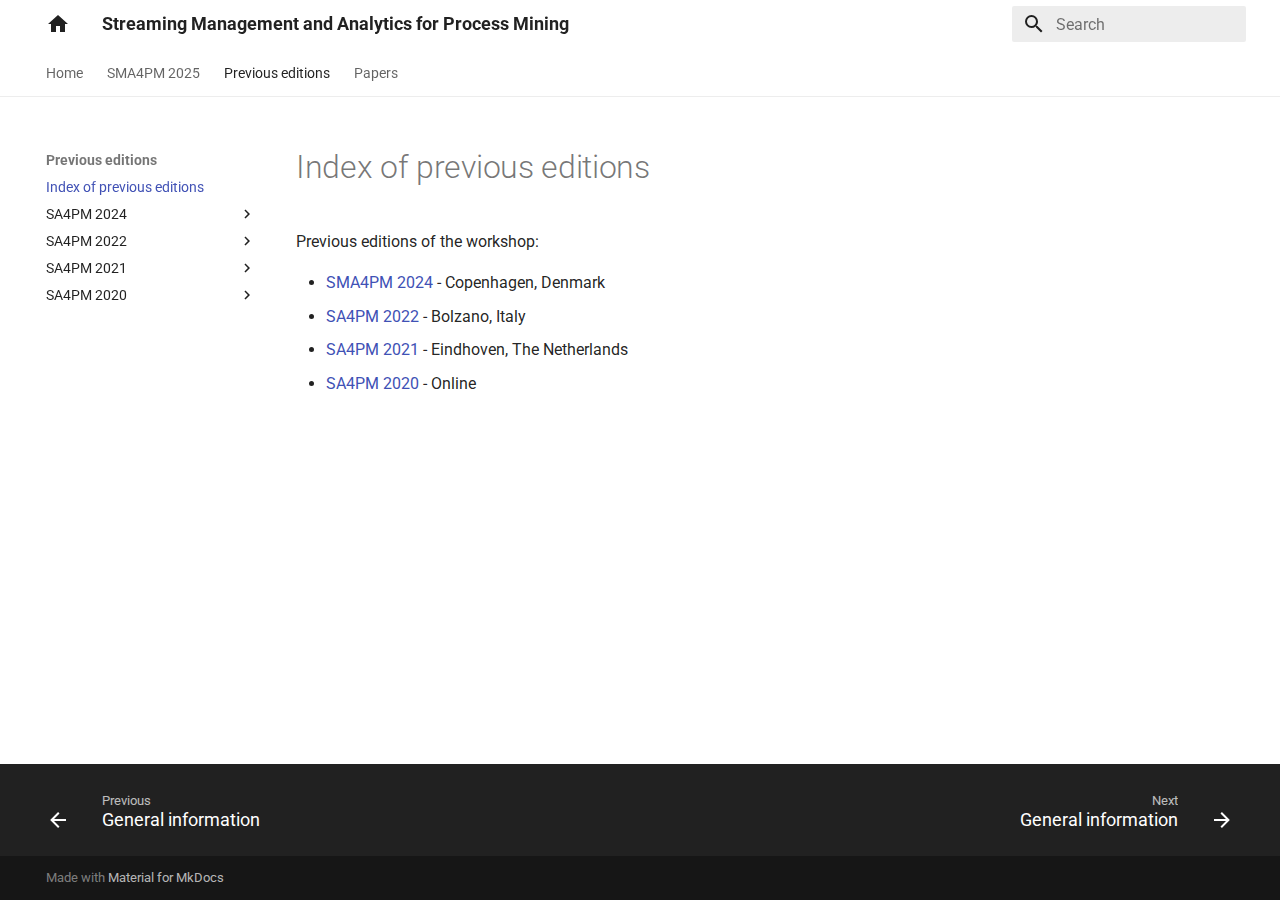
<file: previous/index.html>
<!doctype html>
<html lang="en" class="no-js">
  <head>
    
      <meta charset="utf-8">
      <meta name="viewport" content="width=device-width,initial-scale=1">
      
      
      
        <link rel="canonical" href="https://sma4pm.github.io/previous/">
      
      
        <link rel="prev" href="../2025/">
      
      
        <link rel="next" href="../2024/">
      
      
      <link rel="icon" href="../assets/images/favicon.png">
      <meta name="generator" content="mkdocs-1.6.1, mkdocs-material-9.6.10">
    
    
      
        <title>Index of previous editions - Streaming Management and Analytics for Process Mining</title>
      
    
    
      <link rel="stylesheet" href="../assets/stylesheets/main.4af4bdda.min.css">
      
        
        <link rel="stylesheet" href="../assets/stylesheets/palette.06af60db.min.css">
      
      


    
    
      
    
    
      
        
        
        <link rel="preconnect" href="https://fonts.gstatic.com" crossorigin>
        <link rel="stylesheet" href="https://fonts.googleapis.com/css?family=Roboto:300,300i,400,400i,700,700i%7CRoboto+Mono:400,400i,700,700i&display=fallback">
        <style>:root{--md-text-font:"Roboto";--md-code-font:"Roboto Mono"}</style>
      
    
    
      <link rel="stylesheet" href="../media/extra.css">
    
    <script>__md_scope=new URL("..",location),__md_hash=e=>[...e].reduce(((e,_)=>(e<<5)-e+_.charCodeAt(0)),0),__md_get=(e,_=localStorage,t=__md_scope)=>JSON.parse(_.getItem(t.pathname+"."+e)),__md_set=(e,_,t=localStorage,a=__md_scope)=>{try{t.setItem(a.pathname+"."+e,JSON.stringify(_))}catch(e){}}</script>
    
      

    
    
    
  </head>
  
  
    
    
    
    
    
    <body dir="ltr" data-md-color-scheme="default" data-md-color-primary="white" data-md-color-accent="indigo">
  
    
    <input class="md-toggle" data-md-toggle="drawer" type="checkbox" id="__drawer" autocomplete="off">
    <input class="md-toggle" data-md-toggle="search" type="checkbox" id="__search" autocomplete="off">
    <label class="md-overlay" for="__drawer"></label>
    <div data-md-component="skip">
      
    </div>
    <div data-md-component="announce">
      
    </div>
    
    
      

<header class="md-header" data-md-component="header">
  <nav class="md-header__inner md-grid" aria-label="Header">
    <a href=".." title="Streaming Management and Analytics for Process Mining" class="md-header__button md-logo" aria-label="Streaming Management and Analytics for Process Mining" data-md-component="logo">
      
  
  <svg xmlns="http://www.w3.org/2000/svg" viewBox="0 0 24 24"><path d="M10 20v-6h4v6h5v-8h3L12 3 2 12h3v8z"/></svg>

    </a>
    <label class="md-header__button md-icon" for="__drawer">
      
      <svg xmlns="http://www.w3.org/2000/svg" viewBox="0 0 24 24"><path d="M3 6h18v2H3zm0 5h18v2H3zm0 5h18v2H3z"/></svg>
    </label>
    <div class="md-header__title" data-md-component="header-title">
      <div class="md-header__ellipsis">
        <div class="md-header__topic">
          <span class="md-ellipsis">
            Streaming Management and Analytics for Process Mining
          </span>
        </div>
        <div class="md-header__topic" data-md-component="header-topic">
          <span class="md-ellipsis">
            
              Index of previous editions
            
          </span>
        </div>
      </div>
    </div>
    
      
    
    
    
    
      <label class="md-header__button md-icon" for="__search">
        
        <svg xmlns="http://www.w3.org/2000/svg" viewBox="0 0 24 24"><path d="M9.5 3A6.5 6.5 0 0 1 16 9.5c0 1.61-.59 3.09-1.56 4.23l.27.27h.79l5 5-1.5 1.5-5-5v-.79l-.27-.27A6.52 6.52 0 0 1 9.5 16 6.5 6.5 0 0 1 3 9.5 6.5 6.5 0 0 1 9.5 3m0 2C7 5 5 7 5 9.5S7 14 9.5 14 14 12 14 9.5 12 5 9.5 5"/></svg>
      </label>
      <div class="md-search" data-md-component="search" role="dialog">
  <label class="md-search__overlay" for="__search"></label>
  <div class="md-search__inner" role="search">
    <form class="md-search__form" name="search">
      <input type="text" class="md-search__input" name="query" aria-label="Search" placeholder="Search" autocapitalize="off" autocorrect="off" autocomplete="off" spellcheck="false" data-md-component="search-query" required>
      <label class="md-search__icon md-icon" for="__search">
        
        <svg xmlns="http://www.w3.org/2000/svg" viewBox="0 0 24 24"><path d="M9.5 3A6.5 6.5 0 0 1 16 9.5c0 1.61-.59 3.09-1.56 4.23l.27.27h.79l5 5-1.5 1.5-5-5v-.79l-.27-.27A6.52 6.52 0 0 1 9.5 16 6.5 6.5 0 0 1 3 9.5 6.5 6.5 0 0 1 9.5 3m0 2C7 5 5 7 5 9.5S7 14 9.5 14 14 12 14 9.5 12 5 9.5 5"/></svg>
        
        <svg xmlns="http://www.w3.org/2000/svg" viewBox="0 0 24 24"><path d="M20 11v2H8l5.5 5.5-1.42 1.42L4.16 12l7.92-7.92L13.5 5.5 8 11z"/></svg>
      </label>
      <nav class="md-search__options" aria-label="Search">
        
        <button type="reset" class="md-search__icon md-icon" title="Clear" aria-label="Clear" tabindex="-1">
          
          <svg xmlns="http://www.w3.org/2000/svg" viewBox="0 0 24 24"><path d="M19 6.41 17.59 5 12 10.59 6.41 5 5 6.41 10.59 12 5 17.59 6.41 19 12 13.41 17.59 19 19 17.59 13.41 12z"/></svg>
        </button>
      </nav>
      
    </form>
    <div class="md-search__output">
      <div class="md-search__scrollwrap" tabindex="0" data-md-scrollfix>
        <div class="md-search-result" data-md-component="search-result">
          <div class="md-search-result__meta">
            Initializing search
          </div>
          <ol class="md-search-result__list" role="presentation"></ol>
        </div>
      </div>
    </div>
  </div>
</div>
    
    
  </nav>
  
</header>
    
    <div class="md-container" data-md-component="container">
      
      
        
          
            
<nav class="md-tabs" aria-label="Tabs" data-md-component="tabs">
  <div class="md-grid">
    <ul class="md-tabs__list">
      
        
  
  
  
  
    <li class="md-tabs__item">
      <a href=".." class="md-tabs__link">
        
  
  
    
  
  Home

      </a>
    </li>
  

      
        
  
  
  
  
    
    
      <li class="md-tabs__item">
        <a href="../2025/" class="md-tabs__link">
          
  
  
  SMA4PM 2025

        </a>
      </li>
    
  

      
        
  
  
  
    
  
  
    
    
      <li class="md-tabs__item md-tabs__item--active">
        <a href="./" class="md-tabs__link">
          
  
  
  Previous editions

        </a>
      </li>
    
  

      
        
  
  
  
  
    <li class="md-tabs__item">
      <a href="../papers/" class="md-tabs__link">
        
  
  
    
  
  Papers

      </a>
    </li>
  

      
    </ul>
  </div>
</nav>
          
        
      
      <main class="md-main" data-md-component="main">
        <div class="md-main__inner md-grid">
          
            
              
              <div class="md-sidebar md-sidebar--primary" data-md-component="sidebar" data-md-type="navigation" >
                <div class="md-sidebar__scrollwrap">
                  <div class="md-sidebar__inner">
                    


  


  

<nav class="md-nav md-nav--primary md-nav--lifted md-nav--integrated" aria-label="Navigation" data-md-level="0">
  <label class="md-nav__title" for="__drawer">
    <a href=".." title="Streaming Management and Analytics for Process Mining" class="md-nav__button md-logo" aria-label="Streaming Management and Analytics for Process Mining" data-md-component="logo">
      
  
  <svg xmlns="http://www.w3.org/2000/svg" viewBox="0 0 24 24"><path d="M10 20v-6h4v6h5v-8h3L12 3 2 12h3v8z"/></svg>

    </a>
    Streaming Management and Analytics for Process Mining
  </label>
  
  <ul class="md-nav__list" data-md-scrollfix>
    
      
      
  
  
  
  
    <li class="md-nav__item">
      <a href=".." class="md-nav__link">
        
  
  
  <span class="md-ellipsis">
    Home
    
  </span>
  

      </a>
    </li>
  

    
      
      
  
  
  
  
    
    
    
    
      
      
    
    
    <li class="md-nav__item md-nav__item--nested">
      
        
        
        <input class="md-nav__toggle md-toggle " type="checkbox" id="__nav_2" >
        
          
          <label class="md-nav__link" for="__nav_2" id="__nav_2_label" tabindex="0">
            
  
  
  <span class="md-ellipsis">
    SMA4PM 2025
    
  </span>
  

            <span class="md-nav__icon md-icon"></span>
          </label>
        
        <nav class="md-nav" data-md-level="1" aria-labelledby="__nav_2_label" aria-expanded="false">
          <label class="md-nav__title" for="__nav_2">
            <span class="md-nav__icon md-icon"></span>
            SMA4PM 2025
          </label>
          <ul class="md-nav__list" data-md-scrollfix>
            
              
                
  
  
  
  
    <li class="md-nav__item">
      <a href="../2025/" class="md-nav__link">
        
  
  
  <span class="md-ellipsis">
    General information
    
  </span>
  

      </a>
    </li>
  

              
            
          </ul>
        </nav>
      
    </li>
  

    
      
      
  
  
    
  
  
  
    
    
    
    
      
        
        
      
      
    
    
    <li class="md-nav__item md-nav__item--active md-nav__item--section md-nav__item--nested">
      
        
        
        <input class="md-nav__toggle md-toggle " type="checkbox" id="__nav_3" checked>
        
          
          <label class="md-nav__link" for="__nav_3" id="__nav_3_label" tabindex="">
            
  
  
  <span class="md-ellipsis">
    Previous editions
    
  </span>
  

            <span class="md-nav__icon md-icon"></span>
          </label>
        
        <nav class="md-nav" data-md-level="1" aria-labelledby="__nav_3_label" aria-expanded="true">
          <label class="md-nav__title" for="__nav_3">
            <span class="md-nav__icon md-icon"></span>
            Previous editions
          </label>
          <ul class="md-nav__list" data-md-scrollfix>
            
              
                
  
  
    
  
  
  
    <li class="md-nav__item md-nav__item--active">
      
      <input class="md-nav__toggle md-toggle" type="checkbox" id="__toc">
      
      
      
      <a href="./" class="md-nav__link md-nav__link--active">
        
  
  
  <span class="md-ellipsis">
    Index of previous editions
    
  </span>
  

      </a>
      
    </li>
  

              
            
              
                
  
  
  
  
    
    
    
    
      
      
    
    
    <li class="md-nav__item md-nav__item--nested">
      
        
        
        <input class="md-nav__toggle md-toggle " type="checkbox" id="__nav_3_2" >
        
          
          <label class="md-nav__link" for="__nav_3_2" id="__nav_3_2_label" tabindex="0">
            
  
  
  <span class="md-ellipsis">
    SA4PM 2024
    
  </span>
  

            <span class="md-nav__icon md-icon"></span>
          </label>
        
        <nav class="md-nav" data-md-level="2" aria-labelledby="__nav_3_2_label" aria-expanded="false">
          <label class="md-nav__title" for="__nav_3_2">
            <span class="md-nav__icon md-icon"></span>
            SA4PM 2024
          </label>
          <ul class="md-nav__list" data-md-scrollfix>
            
              
                
  
  
  
  
    <li class="md-nav__item">
      <a href="../2024/" class="md-nav__link">
        
  
  
  <span class="md-ellipsis">
    General information
    
  </span>
  

      </a>
    </li>
  

              
            
          </ul>
        </nav>
      
    </li>
  

              
            
              
                
  
  
  
  
    
    
    
    
      
      
    
    
    <li class="md-nav__item md-nav__item--nested">
      
        
        
        <input class="md-nav__toggle md-toggle " type="checkbox" id="__nav_3_3" >
        
          
          <label class="md-nav__link" for="__nav_3_3" id="__nav_3_3_label" tabindex="0">
            
  
  
  <span class="md-ellipsis">
    SA4PM 2022
    
  </span>
  

            <span class="md-nav__icon md-icon"></span>
          </label>
        
        <nav class="md-nav" data-md-level="2" aria-labelledby="__nav_3_3_label" aria-expanded="false">
          <label class="md-nav__title" for="__nav_3_3">
            <span class="md-nav__icon md-icon"></span>
            SA4PM 2022
          </label>
          <ul class="md-nav__list" data-md-scrollfix>
            
              
                
  
  
  
  
    <li class="md-nav__item">
      <a href="../2022/" class="md-nav__link">
        
  
  
  <span class="md-ellipsis">
    General information
    
  </span>
  

      </a>
    </li>
  

              
            
          </ul>
        </nav>
      
    </li>
  

              
            
              
                
  
  
  
  
    
    
    
    
      
      
    
    
    <li class="md-nav__item md-nav__item--nested">
      
        
        
        <input class="md-nav__toggle md-toggle " type="checkbox" id="__nav_3_4" >
        
          
          <label class="md-nav__link" for="__nav_3_4" id="__nav_3_4_label" tabindex="0">
            
  
  
  <span class="md-ellipsis">
    SA4PM 2021
    
  </span>
  

            <span class="md-nav__icon md-icon"></span>
          </label>
        
        <nav class="md-nav" data-md-level="2" aria-labelledby="__nav_3_4_label" aria-expanded="false">
          <label class="md-nav__title" for="__nav_3_4">
            <span class="md-nav__icon md-icon"></span>
            SA4PM 2021
          </label>
          <ul class="md-nav__list" data-md-scrollfix>
            
              
                
  
  
  
  
    <li class="md-nav__item">
      <a href="../2021/" class="md-nav__link">
        
  
  
  <span class="md-ellipsis">
    General information
    
  </span>
  

      </a>
    </li>
  

              
            
              
                
  
  
  
  
    <li class="md-nav__item">
      <a href="../2021/program/" class="md-nav__link">
        
  
  
  <span class="md-ellipsis">
    Program
    
  </span>
  

      </a>
    </li>
  

              
            
              
                
  
  
  
  
    <li class="md-nav__item">
      <a href="../2021/submissions/" class="md-nav__link">
        
  
  
  <span class="md-ellipsis">
    Submission and deadlines
    
  </span>
  

      </a>
    </li>
  

              
            
          </ul>
        </nav>
      
    </li>
  

              
            
              
                
  
  
  
  
    
    
    
    
      
      
    
    
    <li class="md-nav__item md-nav__item--nested">
      
        
        
        <input class="md-nav__toggle md-toggle " type="checkbox" id="__nav_3_5" >
        
          
          <label class="md-nav__link" for="__nav_3_5" id="__nav_3_5_label" tabindex="0">
            
  
  
  <span class="md-ellipsis">
    SA4PM 2020
    
  </span>
  

            <span class="md-nav__icon md-icon"></span>
          </label>
        
        <nav class="md-nav" data-md-level="2" aria-labelledby="__nav_3_5_label" aria-expanded="false">
          <label class="md-nav__title" for="__nav_3_5">
            <span class="md-nav__icon md-icon"></span>
            SA4PM 2020
          </label>
          <ul class="md-nav__list" data-md-scrollfix>
            
              
                
  
  
  
  
    <li class="md-nav__item">
      <a href="../2020/" class="md-nav__link">
        
  
  
  <span class="md-ellipsis">
    General information
    
  </span>
  

      </a>
    </li>
  

              
            
              
                
  
  
  
  
    <li class="md-nav__item">
      <a href="../2020/program/" class="md-nav__link">
        
  
  
  <span class="md-ellipsis">
    Program
    
  </span>
  

      </a>
    </li>
  

              
            
          </ul>
        </nav>
      
    </li>
  

              
            
          </ul>
        </nav>
      
    </li>
  

    
      
      
  
  
  
  
    <li class="md-nav__item">
      <a href="../papers/" class="md-nav__link">
        
  
  
  <span class="md-ellipsis">
    Papers
    
  </span>
  

      </a>
    </li>
  

    
  </ul>
</nav>
                  </div>
                </div>
              </div>
            
            
          
          
            <div class="md-content" data-md-component="content">
              <article class="md-content__inner md-typeset">
                
                  



  <h1>Index of previous editions</h1>

<p>Previous editions of the workshop:</p>
<ul>
<li><a href="/2024">SMA4PM 2024</a> - Copenhagen, Denmark</li>
<li><a href="/2022">SA4PM 2022</a> - Bolzano, Italy</li>
<li><a href="/2021">SA4PM 2021</a> - Eindhoven, The Netherlands</li>
<li><a href="/2020">SA4PM 2020</a> - Online</li>
</ul>












                
              </article>
            </div>
          
          
<script>var target=document.getElementById(location.hash.slice(1));target&&target.name&&(target.checked=target.name.startsWith("__tabbed_"))</script>
        </div>
        
      </main>
      
        <footer class="md-footer">
  
    
      
      <nav class="md-footer__inner md-grid" aria-label="Footer" >
        
          
          <a href="../2025/" class="md-footer__link md-footer__link--prev" aria-label="Previous: General information">
            <div class="md-footer__button md-icon">
              
              <svg xmlns="http://www.w3.org/2000/svg" viewBox="0 0 24 24"><path d="M20 11v2H8l5.5 5.5-1.42 1.42L4.16 12l7.92-7.92L13.5 5.5 8 11z"/></svg>
            </div>
            <div class="md-footer__title">
              <span class="md-footer__direction">
                Previous
              </span>
              <div class="md-ellipsis">
                General information
              </div>
            </div>
          </a>
        
        
          
          <a href="../2024/" class="md-footer__link md-footer__link--next" aria-label="Next: General information">
            <div class="md-footer__title">
              <span class="md-footer__direction">
                Next
              </span>
              <div class="md-ellipsis">
                General information
              </div>
            </div>
            <div class="md-footer__button md-icon">
              
              <svg xmlns="http://www.w3.org/2000/svg" viewBox="0 0 24 24"><path d="M4 11v2h12l-5.5 5.5 1.42 1.42L19.84 12l-7.92-7.92L10.5 5.5 16 11z"/></svg>
            </div>
          </a>
        
      </nav>
    
  
  <div class="md-footer-meta md-typeset">
    <div class="md-footer-meta__inner md-grid">
      <div class="md-copyright">
  
  
    Made with
    <a href="https://squidfunk.github.io/mkdocs-material/" target="_blank" rel="noopener">
      Material for MkDocs
    </a>
  
</div>
      
    </div>
  </div>
</footer>
      
    </div>
    <div class="md-dialog" data-md-component="dialog">
      <div class="md-dialog__inner md-typeset"></div>
    </div>
    
    
    
      
      <script id="__config" type="application/json">{"base": "..", "features": ["navigation.tabs", "toc.integrate", "navigation.footer"], "search": "../assets/javascripts/workers/search.f8cc74c7.min.js", "tags": null, "translations": {"clipboard.copied": "Copied to clipboard", "clipboard.copy": "Copy to clipboard", "search.result.more.one": "1 more on this page", "search.result.more.other": "# more on this page", "search.result.none": "No matching documents", "search.result.one": "1 matching document", "search.result.other": "# matching documents", "search.result.placeholder": "Type to start searching", "search.result.term.missing": "Missing", "select.version": "Select version"}, "version": null}</script>
    
    
      <script src="../assets/javascripts/bundle.c8b220af.min.js"></script>
      
    
  </body>
</html>
</file>
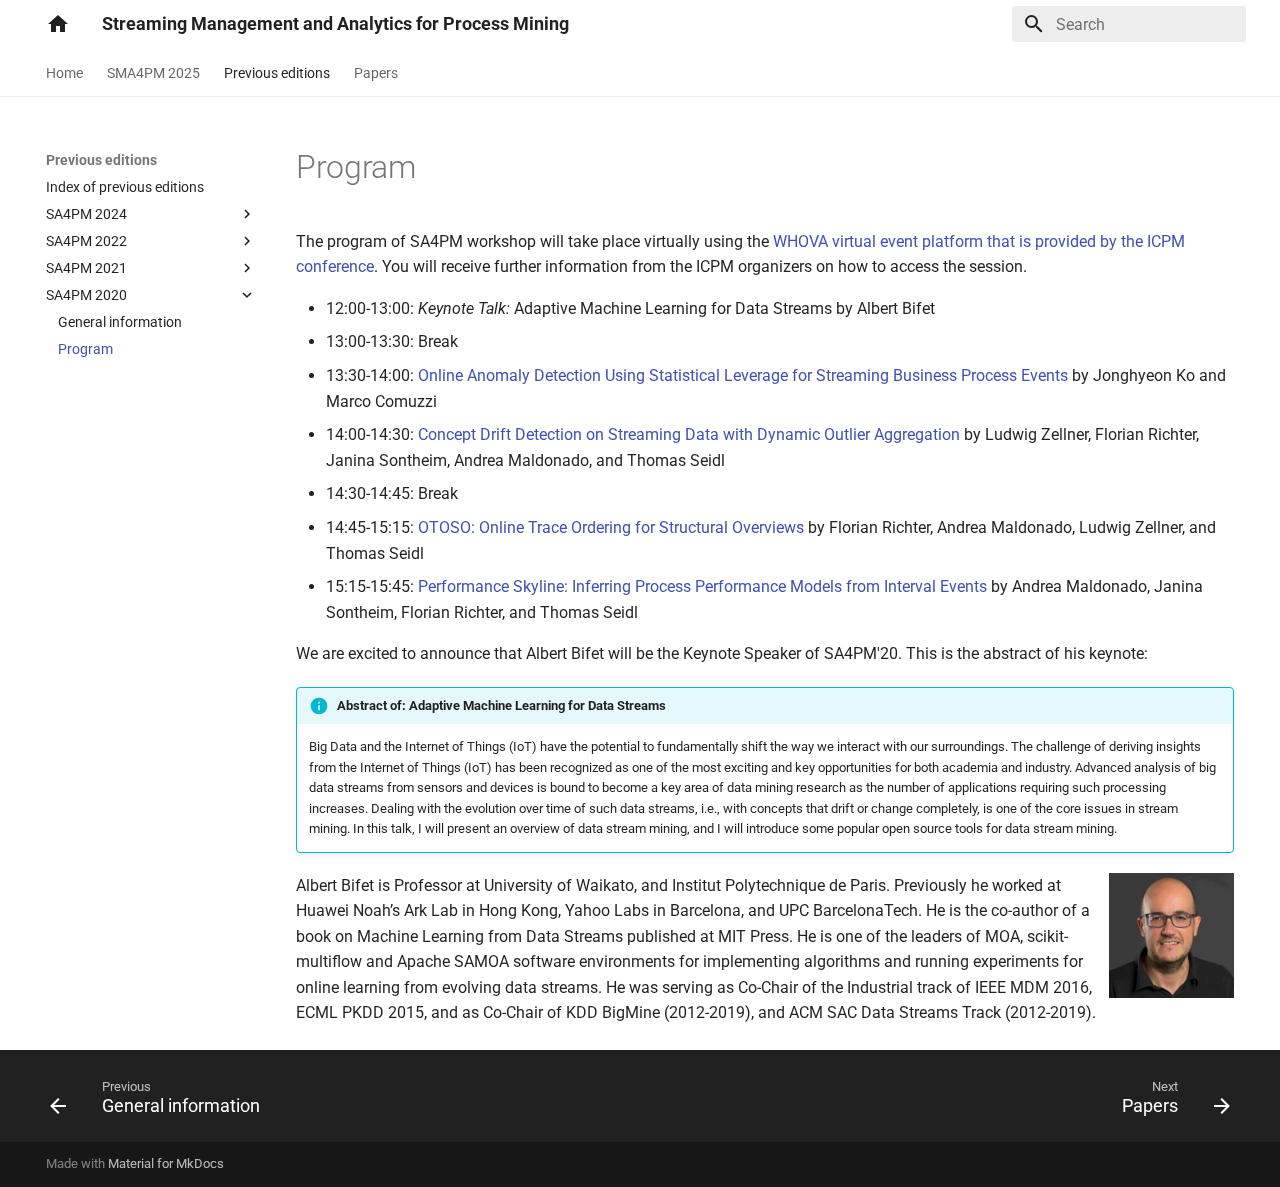
<file: 2020/program/index.html>
<!doctype html>
<html lang="en" class="no-js">
  <head>
    
      <meta charset="utf-8">
      <meta name="viewport" content="width=device-width,initial-scale=1">
      
      
      
        <link rel="canonical" href="https://sma4pm.github.io/2020/program/">
      
      
        <link rel="prev" href="../">
      
      
        <link rel="next" href="../../papers/">
      
      
      <link rel="icon" href="../../assets/images/favicon.png">
      <meta name="generator" content="mkdocs-1.6.1, mkdocs-material-9.6.10">
    
    
      
        <title>Program - Streaming Management and Analytics for Process Mining</title>
      
    
    
      <link rel="stylesheet" href="../../assets/stylesheets/main.4af4bdda.min.css">
      
        
        <link rel="stylesheet" href="../../assets/stylesheets/palette.06af60db.min.css">
      
      


    
    
      
    
    
      
        
        
        <link rel="preconnect" href="https://fonts.gstatic.com" crossorigin>
        <link rel="stylesheet" href="https://fonts.googleapis.com/css?family=Roboto:300,300i,400,400i,700,700i%7CRoboto+Mono:400,400i,700,700i&display=fallback">
        <style>:root{--md-text-font:"Roboto";--md-code-font:"Roboto Mono"}</style>
      
    
    
      <link rel="stylesheet" href="../../media/extra.css">
    
    <script>__md_scope=new URL("../..",location),__md_hash=e=>[...e].reduce(((e,_)=>(e<<5)-e+_.charCodeAt(0)),0),__md_get=(e,_=localStorage,t=__md_scope)=>JSON.parse(_.getItem(t.pathname+"."+e)),__md_set=(e,_,t=localStorage,a=__md_scope)=>{try{t.setItem(a.pathname+"."+e,JSON.stringify(_))}catch(e){}}</script>
    
      

    
    
    
  </head>
  
  
    
    
    
    
    
    <body dir="ltr" data-md-color-scheme="default" data-md-color-primary="white" data-md-color-accent="indigo">
  
    
    <input class="md-toggle" data-md-toggle="drawer" type="checkbox" id="__drawer" autocomplete="off">
    <input class="md-toggle" data-md-toggle="search" type="checkbox" id="__search" autocomplete="off">
    <label class="md-overlay" for="__drawer"></label>
    <div data-md-component="skip">
      
        
        <a href="#program" class="md-skip">
          Skip to content
        </a>
      
    </div>
    <div data-md-component="announce">
      
    </div>
    
    
      

<header class="md-header" data-md-component="header">
  <nav class="md-header__inner md-grid" aria-label="Header">
    <a href="../.." title="Streaming Management and Analytics for Process Mining" class="md-header__button md-logo" aria-label="Streaming Management and Analytics for Process Mining" data-md-component="logo">
      
  
  <svg xmlns="http://www.w3.org/2000/svg" viewBox="0 0 24 24"><path d="M10 20v-6h4v6h5v-8h3L12 3 2 12h3v8z"/></svg>

    </a>
    <label class="md-header__button md-icon" for="__drawer">
      
      <svg xmlns="http://www.w3.org/2000/svg" viewBox="0 0 24 24"><path d="M3 6h18v2H3zm0 5h18v2H3zm0 5h18v2H3z"/></svg>
    </label>
    <div class="md-header__title" data-md-component="header-title">
      <div class="md-header__ellipsis">
        <div class="md-header__topic">
          <span class="md-ellipsis">
            Streaming Management and Analytics for Process Mining
          </span>
        </div>
        <div class="md-header__topic" data-md-component="header-topic">
          <span class="md-ellipsis">
            
              Program
            
          </span>
        </div>
      </div>
    </div>
    
      
    
    
    
    
      <label class="md-header__button md-icon" for="__search">
        
        <svg xmlns="http://www.w3.org/2000/svg" viewBox="0 0 24 24"><path d="M9.5 3A6.5 6.5 0 0 1 16 9.5c0 1.61-.59 3.09-1.56 4.23l.27.27h.79l5 5-1.5 1.5-5-5v-.79l-.27-.27A6.52 6.52 0 0 1 9.5 16 6.5 6.5 0 0 1 3 9.5 6.5 6.5 0 0 1 9.5 3m0 2C7 5 5 7 5 9.5S7 14 9.5 14 14 12 14 9.5 12 5 9.5 5"/></svg>
      </label>
      <div class="md-search" data-md-component="search" role="dialog">
  <label class="md-search__overlay" for="__search"></label>
  <div class="md-search__inner" role="search">
    <form class="md-search__form" name="search">
      <input type="text" class="md-search__input" name="query" aria-label="Search" placeholder="Search" autocapitalize="off" autocorrect="off" autocomplete="off" spellcheck="false" data-md-component="search-query" required>
      <label class="md-search__icon md-icon" for="__search">
        
        <svg xmlns="http://www.w3.org/2000/svg" viewBox="0 0 24 24"><path d="M9.5 3A6.5 6.5 0 0 1 16 9.5c0 1.61-.59 3.09-1.56 4.23l.27.27h.79l5 5-1.5 1.5-5-5v-.79l-.27-.27A6.52 6.52 0 0 1 9.5 16 6.5 6.5 0 0 1 3 9.5 6.5 6.5 0 0 1 9.5 3m0 2C7 5 5 7 5 9.5S7 14 9.5 14 14 12 14 9.5 12 5 9.5 5"/></svg>
        
        <svg xmlns="http://www.w3.org/2000/svg" viewBox="0 0 24 24"><path d="M20 11v2H8l5.5 5.5-1.42 1.42L4.16 12l7.92-7.92L13.5 5.5 8 11z"/></svg>
      </label>
      <nav class="md-search__options" aria-label="Search">
        
        <button type="reset" class="md-search__icon md-icon" title="Clear" aria-label="Clear" tabindex="-1">
          
          <svg xmlns="http://www.w3.org/2000/svg" viewBox="0 0 24 24"><path d="M19 6.41 17.59 5 12 10.59 6.41 5 5 6.41 10.59 12 5 17.59 6.41 19 12 13.41 17.59 19 19 17.59 13.41 12z"/></svg>
        </button>
      </nav>
      
    </form>
    <div class="md-search__output">
      <div class="md-search__scrollwrap" tabindex="0" data-md-scrollfix>
        <div class="md-search-result" data-md-component="search-result">
          <div class="md-search-result__meta">
            Initializing search
          </div>
          <ol class="md-search-result__list" role="presentation"></ol>
        </div>
      </div>
    </div>
  </div>
</div>
    
    
  </nav>
  
</header>
    
    <div class="md-container" data-md-component="container">
      
      
        
          
            
<nav class="md-tabs" aria-label="Tabs" data-md-component="tabs">
  <div class="md-grid">
    <ul class="md-tabs__list">
      
        
  
  
  
  
    <li class="md-tabs__item">
      <a href="../.." class="md-tabs__link">
        
  
  
    
  
  Home

      </a>
    </li>
  

      
        
  
  
  
  
    
    
      <li class="md-tabs__item">
        <a href="../../2025/" class="md-tabs__link">
          
  
  
  SMA4PM 2025

        </a>
      </li>
    
  

      
        
  
  
  
    
  
  
    
    
      <li class="md-tabs__item md-tabs__item--active">
        <a href="../../previous/" class="md-tabs__link">
          
  
  
  Previous editions

        </a>
      </li>
    
  

      
        
  
  
  
  
    <li class="md-tabs__item">
      <a href="../../papers/" class="md-tabs__link">
        
  
  
    
  
  Papers

      </a>
    </li>
  

      
    </ul>
  </div>
</nav>
          
        
      
      <main class="md-main" data-md-component="main">
        <div class="md-main__inner md-grid">
          
            
              
              <div class="md-sidebar md-sidebar--primary" data-md-component="sidebar" data-md-type="navigation" >
                <div class="md-sidebar__scrollwrap">
                  <div class="md-sidebar__inner">
                    


  


  

<nav class="md-nav md-nav--primary md-nav--lifted md-nav--integrated" aria-label="Navigation" data-md-level="0">
  <label class="md-nav__title" for="__drawer">
    <a href="../.." title="Streaming Management and Analytics for Process Mining" class="md-nav__button md-logo" aria-label="Streaming Management and Analytics for Process Mining" data-md-component="logo">
      
  
  <svg xmlns="http://www.w3.org/2000/svg" viewBox="0 0 24 24"><path d="M10 20v-6h4v6h5v-8h3L12 3 2 12h3v8z"/></svg>

    </a>
    Streaming Management and Analytics for Process Mining
  </label>
  
  <ul class="md-nav__list" data-md-scrollfix>
    
      
      
  
  
  
  
    <li class="md-nav__item">
      <a href="../.." class="md-nav__link">
        
  
  
  <span class="md-ellipsis">
    Home
    
  </span>
  

      </a>
    </li>
  

    
      
      
  
  
  
  
    
    
    
    
      
      
    
    
    <li class="md-nav__item md-nav__item--nested">
      
        
        
        <input class="md-nav__toggle md-toggle " type="checkbox" id="__nav_2" >
        
          
          <label class="md-nav__link" for="__nav_2" id="__nav_2_label" tabindex="0">
            
  
  
  <span class="md-ellipsis">
    SMA4PM 2025
    
  </span>
  

            <span class="md-nav__icon md-icon"></span>
          </label>
        
        <nav class="md-nav" data-md-level="1" aria-labelledby="__nav_2_label" aria-expanded="false">
          <label class="md-nav__title" for="__nav_2">
            <span class="md-nav__icon md-icon"></span>
            SMA4PM 2025
          </label>
          <ul class="md-nav__list" data-md-scrollfix>
            
              
                
  
  
  
  
    <li class="md-nav__item">
      <a href="../../2025/" class="md-nav__link">
        
  
  
  <span class="md-ellipsis">
    General information
    
  </span>
  

      </a>
    </li>
  

              
            
          </ul>
        </nav>
      
    </li>
  

    
      
      
  
  
    
  
  
  
    
    
    
    
      
        
        
      
      
    
    
    <li class="md-nav__item md-nav__item--active md-nav__item--section md-nav__item--nested">
      
        
        
        <input class="md-nav__toggle md-toggle " type="checkbox" id="__nav_3" checked>
        
          
          <label class="md-nav__link" for="__nav_3" id="__nav_3_label" tabindex="">
            
  
  
  <span class="md-ellipsis">
    Previous editions
    
  </span>
  

            <span class="md-nav__icon md-icon"></span>
          </label>
        
        <nav class="md-nav" data-md-level="1" aria-labelledby="__nav_3_label" aria-expanded="true">
          <label class="md-nav__title" for="__nav_3">
            <span class="md-nav__icon md-icon"></span>
            Previous editions
          </label>
          <ul class="md-nav__list" data-md-scrollfix>
            
              
                
  
  
  
  
    <li class="md-nav__item">
      <a href="../../previous/" class="md-nav__link">
        
  
  
  <span class="md-ellipsis">
    Index of previous editions
    
  </span>
  

      </a>
    </li>
  

              
            
              
                
  
  
  
  
    
    
    
    
      
      
    
    
    <li class="md-nav__item md-nav__item--nested">
      
        
        
        <input class="md-nav__toggle md-toggle " type="checkbox" id="__nav_3_2" >
        
          
          <label class="md-nav__link" for="__nav_3_2" id="__nav_3_2_label" tabindex="0">
            
  
  
  <span class="md-ellipsis">
    SA4PM 2024
    
  </span>
  

            <span class="md-nav__icon md-icon"></span>
          </label>
        
        <nav class="md-nav" data-md-level="2" aria-labelledby="__nav_3_2_label" aria-expanded="false">
          <label class="md-nav__title" for="__nav_3_2">
            <span class="md-nav__icon md-icon"></span>
            SA4PM 2024
          </label>
          <ul class="md-nav__list" data-md-scrollfix>
            
              
                
  
  
  
  
    <li class="md-nav__item">
      <a href="../../2024/" class="md-nav__link">
        
  
  
  <span class="md-ellipsis">
    General information
    
  </span>
  

      </a>
    </li>
  

              
            
          </ul>
        </nav>
      
    </li>
  

              
            
              
                
  
  
  
  
    
    
    
    
      
      
    
    
    <li class="md-nav__item md-nav__item--nested">
      
        
        
        <input class="md-nav__toggle md-toggle " type="checkbox" id="__nav_3_3" >
        
          
          <label class="md-nav__link" for="__nav_3_3" id="__nav_3_3_label" tabindex="0">
            
  
  
  <span class="md-ellipsis">
    SA4PM 2022
    
  </span>
  

            <span class="md-nav__icon md-icon"></span>
          </label>
        
        <nav class="md-nav" data-md-level="2" aria-labelledby="__nav_3_3_label" aria-expanded="false">
          <label class="md-nav__title" for="__nav_3_3">
            <span class="md-nav__icon md-icon"></span>
            SA4PM 2022
          </label>
          <ul class="md-nav__list" data-md-scrollfix>
            
              
                
  
  
  
  
    <li class="md-nav__item">
      <a href="../../2022/" class="md-nav__link">
        
  
  
  <span class="md-ellipsis">
    General information
    
  </span>
  

      </a>
    </li>
  

              
            
          </ul>
        </nav>
      
    </li>
  

              
            
              
                
  
  
  
  
    
    
    
    
      
      
    
    
    <li class="md-nav__item md-nav__item--nested">
      
        
        
        <input class="md-nav__toggle md-toggle " type="checkbox" id="__nav_3_4" >
        
          
          <label class="md-nav__link" for="__nav_3_4" id="__nav_3_4_label" tabindex="0">
            
  
  
  <span class="md-ellipsis">
    SA4PM 2021
    
  </span>
  

            <span class="md-nav__icon md-icon"></span>
          </label>
        
        <nav class="md-nav" data-md-level="2" aria-labelledby="__nav_3_4_label" aria-expanded="false">
          <label class="md-nav__title" for="__nav_3_4">
            <span class="md-nav__icon md-icon"></span>
            SA4PM 2021
          </label>
          <ul class="md-nav__list" data-md-scrollfix>
            
              
                
  
  
  
  
    <li class="md-nav__item">
      <a href="../../2021/" class="md-nav__link">
        
  
  
  <span class="md-ellipsis">
    General information
    
  </span>
  

      </a>
    </li>
  

              
            
              
                
  
  
  
  
    <li class="md-nav__item">
      <a href="../../2021/program/" class="md-nav__link">
        
  
  
  <span class="md-ellipsis">
    Program
    
  </span>
  

      </a>
    </li>
  

              
            
              
                
  
  
  
  
    <li class="md-nav__item">
      <a href="../../2021/submissions/" class="md-nav__link">
        
  
  
  <span class="md-ellipsis">
    Submission and deadlines
    
  </span>
  

      </a>
    </li>
  

              
            
          </ul>
        </nav>
      
    </li>
  

              
            
              
                
  
  
    
  
  
  
    
    
    
    
      
      
    
    
    <li class="md-nav__item md-nav__item--active md-nav__item--nested">
      
        
        
        <input class="md-nav__toggle md-toggle " type="checkbox" id="__nav_3_5" checked>
        
          
          <label class="md-nav__link" for="__nav_3_5" id="__nav_3_5_label" tabindex="0">
            
  
  
  <span class="md-ellipsis">
    SA4PM 2020
    
  </span>
  

            <span class="md-nav__icon md-icon"></span>
          </label>
        
        <nav class="md-nav" data-md-level="2" aria-labelledby="__nav_3_5_label" aria-expanded="true">
          <label class="md-nav__title" for="__nav_3_5">
            <span class="md-nav__icon md-icon"></span>
            SA4PM 2020
          </label>
          <ul class="md-nav__list" data-md-scrollfix>
            
              
                
  
  
  
  
    <li class="md-nav__item">
      <a href="../" class="md-nav__link">
        
  
  
  <span class="md-ellipsis">
    General information
    
  </span>
  

      </a>
    </li>
  

              
            
              
                
  
  
    
  
  
  
    <li class="md-nav__item md-nav__item--active">
      
      <input class="md-nav__toggle md-toggle" type="checkbox" id="__toc">
      
      
        
      
      
      <a href="./" class="md-nav__link md-nav__link--active">
        
  
  
  <span class="md-ellipsis">
    Program
    
  </span>
  

      </a>
      
    </li>
  

              
            
          </ul>
        </nav>
      
    </li>
  

              
            
          </ul>
        </nav>
      
    </li>
  

    
      
      
  
  
  
  
    <li class="md-nav__item">
      <a href="../../papers/" class="md-nav__link">
        
  
  
  <span class="md-ellipsis">
    Papers
    
  </span>
  

      </a>
    </li>
  

    
  </ul>
</nav>
                  </div>
                </div>
              </div>
            
            
          
          
            <div class="md-content" data-md-component="content">
              <article class="md-content__inner md-typeset">
                
                  



<h1 id="program">Program</h1>
<p>The program of SA4PM workshop will take place virtually using the <a href="https://whova.com/portal/webapp/icpm_202008/">WHOVA virtual event platform that is provided by the ICPM conference</a>. You will receive further information from the ICPM organizers on how to access the session.</p>
<ul>
<li>12:00-13:00: <em>Keynote Talk:</em> Adaptive Machine Learning for Data Streams by Albert Bifet</li>
<li>13:00-13:30: Break</li>
<li>13:30-14:00: <a href="https://doi.org/10.1007/978-3-030-72693-5_15">Online Anomaly Detection Using Statistical Leverage for Streaming Business Process Events</a> by Jonghyeon Ko and Marco Comuzzi</li>
<li>14:00-14:30: <a href="https://doi.org/10.1007/978-3-030-72693-5_16">Concept Drift Detection on Streaming Data with Dynamic Outlier Aggregation</a> by Ludwig Zellner, Florian Richter, Janina Sontheim, Andrea Maldonado, and Thomas Seidl</li>
<li>14:30-14:45: Break    </li>
<li>14:45-15:15: <a href="https://doi.org/10.1007/978-3-030-72693-5_17">OTOSO: Online Trace Ordering for Structural Overviews</a> by Florian Richter, Andrea Maldonado, Ludwig Zellner, and Thomas Seidl</li>
<li>15:15-15:45: <a href="https://doi.org/10.1007/978-3-030-72693-5_18">Performance Skyline: Inferring Process Performance Models from Interval Events</a> by Andrea Maldonado, Janina Sontheim, Florian Richter, and Thomas Seidl</li>
</ul>
<p>We are excited to announce that Albert Bifet  will be the Keynote Speaker of SA4PM'20. This is the abstract of his keynote:</p>
<div class="admonition info">
<p class="admonition-title">Abstract of: Adaptive Machine Learning for Data Streams</p>
<p>Big Data and the Internet of Things (IoT) have the potential to fundamentally shift the way we interact with our surroundings. The challenge of deriving insights from the Internet of Things (IoT) has been recognized as one of the most exciting and key opportunities for both academia and industry. Advanced analysis of big data streams from sensors and devices is bound to become a key area of data mining research as the number of applications requiring such processing increases. Dealing with the evolution over time of such data streams, i.e., with concepts that drift or change completely, is one of the core issues in stream mining. In this talk, I will present an overview of data stream mining, and I will introduce some popular open source tools for data stream mining.</p>
</div>
<p><img src="../albert.jpg" style="float: right; width: 125px">
Albert Bifet is Professor at University of Waikato, and Institut Polytechnique de Paris. Previously he worked at Huawei Noah’s Ark Lab in Hong Kong, Yahoo Labs in Barcelona, and UPC BarcelonaTech. He is the co-author of a book on Machine Learning from Data Streams published at MIT Press. He is one of the leaders of MOA, scikit-multiflow and Apache SAMOA software environments for implementing algorithms and running experiments for online learning from evolving data streams. He was serving as Co-Chair of the Industrial track of IEEE MDM 2016, ECML PKDD 2015, and as Co-Chair of KDD BigMine (2012-2019), and ACM SAC Data Streams Track (2012-2019).</p>
<!-- * 10:10-10:15: (Work-in-progress pitch) [Towards Best Practices for Online Predictive Process Monitoring](../papers/2021-1.pdf) by Stijn Kas, Ivar Siccama, Peter van der Putten, Georg Krempl, Ruben Post, Sebastiaan Wiewel, and Hajo Reijers
* 10:15-11:00: Break and Poster Session
* 11:00-11:25: [PErrCas: Process Error Cascade Mining in Trace Streams](../papers/2021-2.pdf) by Anna Wimbauer, Florian Richter, and Thomas Seidl
* 11:25-11:50: [Continuous Performance Evaluation for Business Process Outcome Monitoring](../papers/2021-3.pdf) by Suhwan Lee, Marco Comuzzi, and Xixi Lu
* 11:50-12:15: [Online Prediction of Aggregated Retailer Consumer Behaviour](../papers/2021-4.pdf) by Yorick Spenrath, Marwan Hassani, and Boudewijn F. van Dongen
 -->












                
              </article>
            </div>
          
          
<script>var target=document.getElementById(location.hash.slice(1));target&&target.name&&(target.checked=target.name.startsWith("__tabbed_"))</script>
        </div>
        
      </main>
      
        <footer class="md-footer">
  
    
      
      <nav class="md-footer__inner md-grid" aria-label="Footer" >
        
          
          <a href="../" class="md-footer__link md-footer__link--prev" aria-label="Previous: General information">
            <div class="md-footer__button md-icon">
              
              <svg xmlns="http://www.w3.org/2000/svg" viewBox="0 0 24 24"><path d="M20 11v2H8l5.5 5.5-1.42 1.42L4.16 12l7.92-7.92L13.5 5.5 8 11z"/></svg>
            </div>
            <div class="md-footer__title">
              <span class="md-footer__direction">
                Previous
              </span>
              <div class="md-ellipsis">
                General information
              </div>
            </div>
          </a>
        
        
          
          <a href="../../papers/" class="md-footer__link md-footer__link--next" aria-label="Next: Papers">
            <div class="md-footer__title">
              <span class="md-footer__direction">
                Next
              </span>
              <div class="md-ellipsis">
                Papers
              </div>
            </div>
            <div class="md-footer__button md-icon">
              
              <svg xmlns="http://www.w3.org/2000/svg" viewBox="0 0 24 24"><path d="M4 11v2h12l-5.5 5.5 1.42 1.42L19.84 12l-7.92-7.92L10.5 5.5 16 11z"/></svg>
            </div>
          </a>
        
      </nav>
    
  
  <div class="md-footer-meta md-typeset">
    <div class="md-footer-meta__inner md-grid">
      <div class="md-copyright">
  
  
    Made with
    <a href="https://squidfunk.github.io/mkdocs-material/" target="_blank" rel="noopener">
      Material for MkDocs
    </a>
  
</div>
      
    </div>
  </div>
</footer>
      
    </div>
    <div class="md-dialog" data-md-component="dialog">
      <div class="md-dialog__inner md-typeset"></div>
    </div>
    
    
    
      
      <script id="__config" type="application/json">{"base": "../..", "features": ["navigation.tabs", "toc.integrate", "navigation.footer"], "search": "../../assets/javascripts/workers/search.f8cc74c7.min.js", "tags": null, "translations": {"clipboard.copied": "Copied to clipboard", "clipboard.copy": "Copy to clipboard", "search.result.more.one": "1 more on this page", "search.result.more.other": "# more on this page", "search.result.none": "No matching documents", "search.result.one": "1 matching document", "search.result.other": "# matching documents", "search.result.placeholder": "Type to start searching", "search.result.term.missing": "Missing", "select.version": "Select version"}, "version": null}</script>
    
    
      <script src="../../assets/javascripts/bundle.c8b220af.min.js"></script>
      
    
  </body>
</html>
</file>
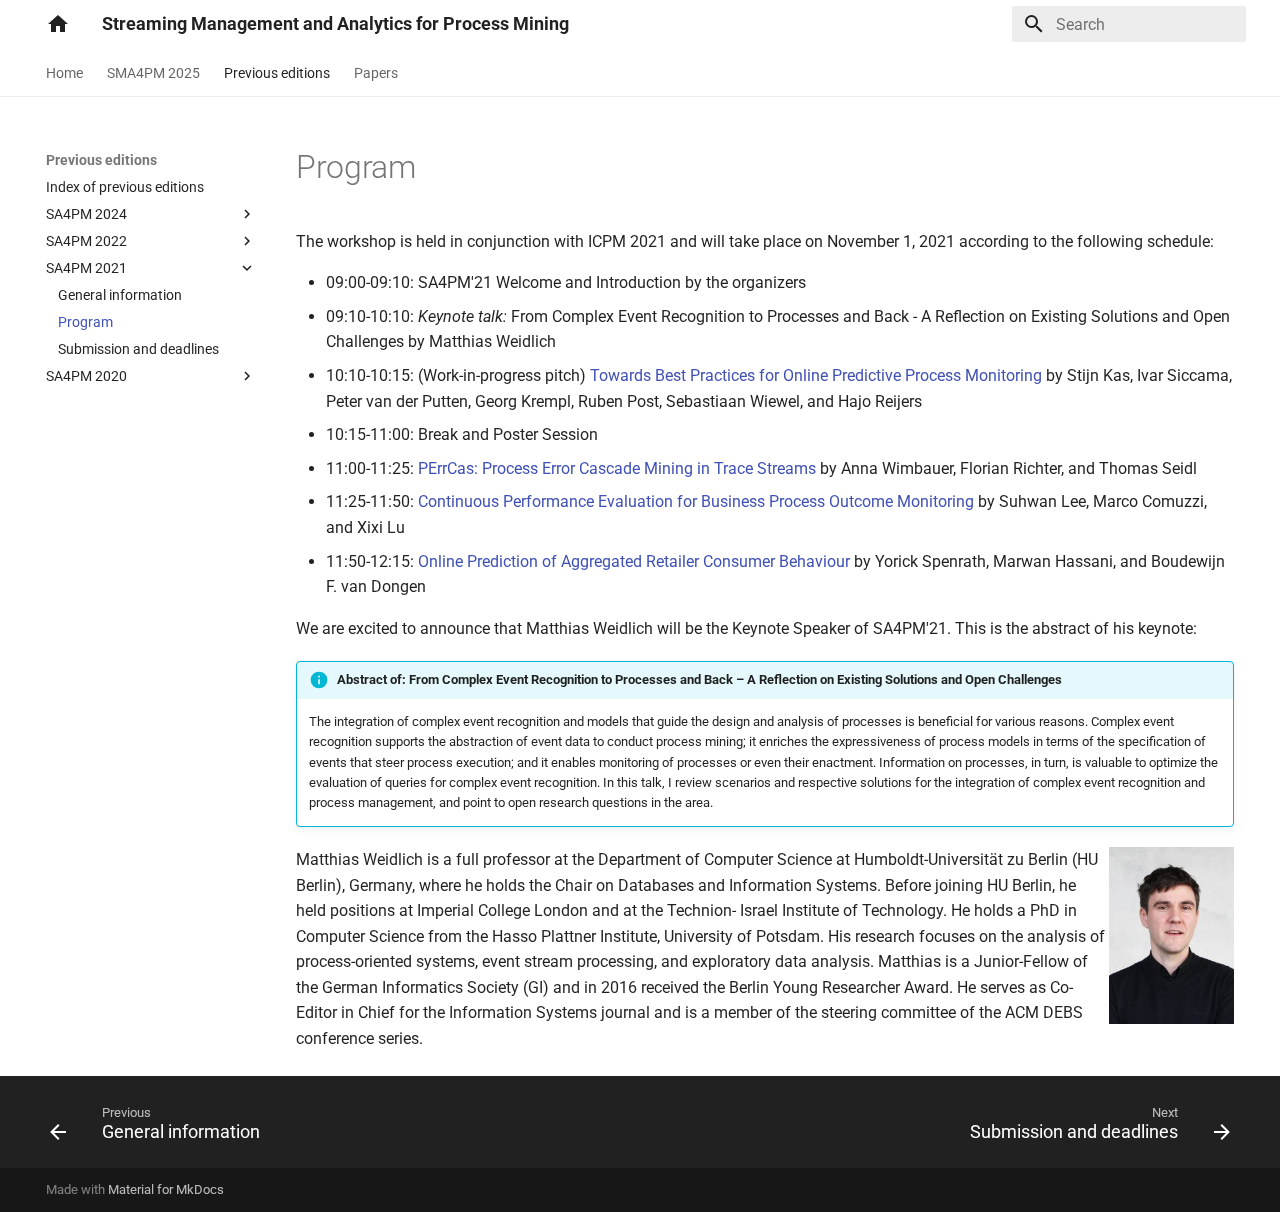
<file: 2021/program/index.html>
<!doctype html>
<html lang="en" class="no-js">
  <head>
    
      <meta charset="utf-8">
      <meta name="viewport" content="width=device-width,initial-scale=1">
      
      
      
        <link rel="canonical" href="https://sma4pm.github.io/2021/program/">
      
      
        <link rel="prev" href="../">
      
      
        <link rel="next" href="../submissions/">
      
      
      <link rel="icon" href="../../assets/images/favicon.png">
      <meta name="generator" content="mkdocs-1.6.1, mkdocs-material-9.6.10">
    
    
      
        <title>Program - Streaming Management and Analytics for Process Mining</title>
      
    
    
      <link rel="stylesheet" href="../../assets/stylesheets/main.4af4bdda.min.css">
      
        
        <link rel="stylesheet" href="../../assets/stylesheets/palette.06af60db.min.css">
      
      


    
    
      
    
    
      
        
        
        <link rel="preconnect" href="https://fonts.gstatic.com" crossorigin>
        <link rel="stylesheet" href="https://fonts.googleapis.com/css?family=Roboto:300,300i,400,400i,700,700i%7CRoboto+Mono:400,400i,700,700i&display=fallback">
        <style>:root{--md-text-font:"Roboto";--md-code-font:"Roboto Mono"}</style>
      
    
    
      <link rel="stylesheet" href="../../media/extra.css">
    
    <script>__md_scope=new URL("../..",location),__md_hash=e=>[...e].reduce(((e,_)=>(e<<5)-e+_.charCodeAt(0)),0),__md_get=(e,_=localStorage,t=__md_scope)=>JSON.parse(_.getItem(t.pathname+"."+e)),__md_set=(e,_,t=localStorage,a=__md_scope)=>{try{t.setItem(a.pathname+"."+e,JSON.stringify(_))}catch(e){}}</script>
    
      

    
    
    
  </head>
  
  
    
    
    
    
    
    <body dir="ltr" data-md-color-scheme="default" data-md-color-primary="white" data-md-color-accent="indigo">
  
    
    <input class="md-toggle" data-md-toggle="drawer" type="checkbox" id="__drawer" autocomplete="off">
    <input class="md-toggle" data-md-toggle="search" type="checkbox" id="__search" autocomplete="off">
    <label class="md-overlay" for="__drawer"></label>
    <div data-md-component="skip">
      
        
        <a href="#program" class="md-skip">
          Skip to content
        </a>
      
    </div>
    <div data-md-component="announce">
      
    </div>
    
    
      

<header class="md-header" data-md-component="header">
  <nav class="md-header__inner md-grid" aria-label="Header">
    <a href="../.." title="Streaming Management and Analytics for Process Mining" class="md-header__button md-logo" aria-label="Streaming Management and Analytics for Process Mining" data-md-component="logo">
      
  
  <svg xmlns="http://www.w3.org/2000/svg" viewBox="0 0 24 24"><path d="M10 20v-6h4v6h5v-8h3L12 3 2 12h3v8z"/></svg>

    </a>
    <label class="md-header__button md-icon" for="__drawer">
      
      <svg xmlns="http://www.w3.org/2000/svg" viewBox="0 0 24 24"><path d="M3 6h18v2H3zm0 5h18v2H3zm0 5h18v2H3z"/></svg>
    </label>
    <div class="md-header__title" data-md-component="header-title">
      <div class="md-header__ellipsis">
        <div class="md-header__topic">
          <span class="md-ellipsis">
            Streaming Management and Analytics for Process Mining
          </span>
        </div>
        <div class="md-header__topic" data-md-component="header-topic">
          <span class="md-ellipsis">
            
              Program
            
          </span>
        </div>
      </div>
    </div>
    
      
    
    
    
    
      <label class="md-header__button md-icon" for="__search">
        
        <svg xmlns="http://www.w3.org/2000/svg" viewBox="0 0 24 24"><path d="M9.5 3A6.5 6.5 0 0 1 16 9.5c0 1.61-.59 3.09-1.56 4.23l.27.27h.79l5 5-1.5 1.5-5-5v-.79l-.27-.27A6.52 6.52 0 0 1 9.5 16 6.5 6.5 0 0 1 3 9.5 6.5 6.5 0 0 1 9.5 3m0 2C7 5 5 7 5 9.5S7 14 9.5 14 14 12 14 9.5 12 5 9.5 5"/></svg>
      </label>
      <div class="md-search" data-md-component="search" role="dialog">
  <label class="md-search__overlay" for="__search"></label>
  <div class="md-search__inner" role="search">
    <form class="md-search__form" name="search">
      <input type="text" class="md-search__input" name="query" aria-label="Search" placeholder="Search" autocapitalize="off" autocorrect="off" autocomplete="off" spellcheck="false" data-md-component="search-query" required>
      <label class="md-search__icon md-icon" for="__search">
        
        <svg xmlns="http://www.w3.org/2000/svg" viewBox="0 0 24 24"><path d="M9.5 3A6.5 6.5 0 0 1 16 9.5c0 1.61-.59 3.09-1.56 4.23l.27.27h.79l5 5-1.5 1.5-5-5v-.79l-.27-.27A6.52 6.52 0 0 1 9.5 16 6.5 6.5 0 0 1 3 9.5 6.5 6.5 0 0 1 9.5 3m0 2C7 5 5 7 5 9.5S7 14 9.5 14 14 12 14 9.5 12 5 9.5 5"/></svg>
        
        <svg xmlns="http://www.w3.org/2000/svg" viewBox="0 0 24 24"><path d="M20 11v2H8l5.5 5.5-1.42 1.42L4.16 12l7.92-7.92L13.5 5.5 8 11z"/></svg>
      </label>
      <nav class="md-search__options" aria-label="Search">
        
        <button type="reset" class="md-search__icon md-icon" title="Clear" aria-label="Clear" tabindex="-1">
          
          <svg xmlns="http://www.w3.org/2000/svg" viewBox="0 0 24 24"><path d="M19 6.41 17.59 5 12 10.59 6.41 5 5 6.41 10.59 12 5 17.59 6.41 19 12 13.41 17.59 19 19 17.59 13.41 12z"/></svg>
        </button>
      </nav>
      
    </form>
    <div class="md-search__output">
      <div class="md-search__scrollwrap" tabindex="0" data-md-scrollfix>
        <div class="md-search-result" data-md-component="search-result">
          <div class="md-search-result__meta">
            Initializing search
          </div>
          <ol class="md-search-result__list" role="presentation"></ol>
        </div>
      </div>
    </div>
  </div>
</div>
    
    
  </nav>
  
</header>
    
    <div class="md-container" data-md-component="container">
      
      
        
          
            
<nav class="md-tabs" aria-label="Tabs" data-md-component="tabs">
  <div class="md-grid">
    <ul class="md-tabs__list">
      
        
  
  
  
  
    <li class="md-tabs__item">
      <a href="../.." class="md-tabs__link">
        
  
  
    
  
  Home

      </a>
    </li>
  

      
        
  
  
  
  
    
    
      <li class="md-tabs__item">
        <a href="../../2025/" class="md-tabs__link">
          
  
  
  SMA4PM 2025

        </a>
      </li>
    
  

      
        
  
  
  
    
  
  
    
    
      <li class="md-tabs__item md-tabs__item--active">
        <a href="../../previous/" class="md-tabs__link">
          
  
  
  Previous editions

        </a>
      </li>
    
  

      
        
  
  
  
  
    <li class="md-tabs__item">
      <a href="../../papers/" class="md-tabs__link">
        
  
  
    
  
  Papers

      </a>
    </li>
  

      
    </ul>
  </div>
</nav>
          
        
      
      <main class="md-main" data-md-component="main">
        <div class="md-main__inner md-grid">
          
            
              
              <div class="md-sidebar md-sidebar--primary" data-md-component="sidebar" data-md-type="navigation" >
                <div class="md-sidebar__scrollwrap">
                  <div class="md-sidebar__inner">
                    


  


  

<nav class="md-nav md-nav--primary md-nav--lifted md-nav--integrated" aria-label="Navigation" data-md-level="0">
  <label class="md-nav__title" for="__drawer">
    <a href="../.." title="Streaming Management and Analytics for Process Mining" class="md-nav__button md-logo" aria-label="Streaming Management and Analytics for Process Mining" data-md-component="logo">
      
  
  <svg xmlns="http://www.w3.org/2000/svg" viewBox="0 0 24 24"><path d="M10 20v-6h4v6h5v-8h3L12 3 2 12h3v8z"/></svg>

    </a>
    Streaming Management and Analytics for Process Mining
  </label>
  
  <ul class="md-nav__list" data-md-scrollfix>
    
      
      
  
  
  
  
    <li class="md-nav__item">
      <a href="../.." class="md-nav__link">
        
  
  
  <span class="md-ellipsis">
    Home
    
  </span>
  

      </a>
    </li>
  

    
      
      
  
  
  
  
    
    
    
    
      
      
    
    
    <li class="md-nav__item md-nav__item--nested">
      
        
        
        <input class="md-nav__toggle md-toggle " type="checkbox" id="__nav_2" >
        
          
          <label class="md-nav__link" for="__nav_2" id="__nav_2_label" tabindex="0">
            
  
  
  <span class="md-ellipsis">
    SMA4PM 2025
    
  </span>
  

            <span class="md-nav__icon md-icon"></span>
          </label>
        
        <nav class="md-nav" data-md-level="1" aria-labelledby="__nav_2_label" aria-expanded="false">
          <label class="md-nav__title" for="__nav_2">
            <span class="md-nav__icon md-icon"></span>
            SMA4PM 2025
          </label>
          <ul class="md-nav__list" data-md-scrollfix>
            
              
                
  
  
  
  
    <li class="md-nav__item">
      <a href="../../2025/" class="md-nav__link">
        
  
  
  <span class="md-ellipsis">
    General information
    
  </span>
  

      </a>
    </li>
  

              
            
          </ul>
        </nav>
      
    </li>
  

    
      
      
  
  
    
  
  
  
    
    
    
    
      
        
        
      
      
    
    
    <li class="md-nav__item md-nav__item--active md-nav__item--section md-nav__item--nested">
      
        
        
        <input class="md-nav__toggle md-toggle " type="checkbox" id="__nav_3" checked>
        
          
          <label class="md-nav__link" for="__nav_3" id="__nav_3_label" tabindex="">
            
  
  
  <span class="md-ellipsis">
    Previous editions
    
  </span>
  

            <span class="md-nav__icon md-icon"></span>
          </label>
        
        <nav class="md-nav" data-md-level="1" aria-labelledby="__nav_3_label" aria-expanded="true">
          <label class="md-nav__title" for="__nav_3">
            <span class="md-nav__icon md-icon"></span>
            Previous editions
          </label>
          <ul class="md-nav__list" data-md-scrollfix>
            
              
                
  
  
  
  
    <li class="md-nav__item">
      <a href="../../previous/" class="md-nav__link">
        
  
  
  <span class="md-ellipsis">
    Index of previous editions
    
  </span>
  

      </a>
    </li>
  

              
            
              
                
  
  
  
  
    
    
    
    
      
      
    
    
    <li class="md-nav__item md-nav__item--nested">
      
        
        
        <input class="md-nav__toggle md-toggle " type="checkbox" id="__nav_3_2" >
        
          
          <label class="md-nav__link" for="__nav_3_2" id="__nav_3_2_label" tabindex="0">
            
  
  
  <span class="md-ellipsis">
    SA4PM 2024
    
  </span>
  

            <span class="md-nav__icon md-icon"></span>
          </label>
        
        <nav class="md-nav" data-md-level="2" aria-labelledby="__nav_3_2_label" aria-expanded="false">
          <label class="md-nav__title" for="__nav_3_2">
            <span class="md-nav__icon md-icon"></span>
            SA4PM 2024
          </label>
          <ul class="md-nav__list" data-md-scrollfix>
            
              
                
  
  
  
  
    <li class="md-nav__item">
      <a href="../../2024/" class="md-nav__link">
        
  
  
  <span class="md-ellipsis">
    General information
    
  </span>
  

      </a>
    </li>
  

              
            
          </ul>
        </nav>
      
    </li>
  

              
            
              
                
  
  
  
  
    
    
    
    
      
      
    
    
    <li class="md-nav__item md-nav__item--nested">
      
        
        
        <input class="md-nav__toggle md-toggle " type="checkbox" id="__nav_3_3" >
        
          
          <label class="md-nav__link" for="__nav_3_3" id="__nav_3_3_label" tabindex="0">
            
  
  
  <span class="md-ellipsis">
    SA4PM 2022
    
  </span>
  

            <span class="md-nav__icon md-icon"></span>
          </label>
        
        <nav class="md-nav" data-md-level="2" aria-labelledby="__nav_3_3_label" aria-expanded="false">
          <label class="md-nav__title" for="__nav_3_3">
            <span class="md-nav__icon md-icon"></span>
            SA4PM 2022
          </label>
          <ul class="md-nav__list" data-md-scrollfix>
            
              
                
  
  
  
  
    <li class="md-nav__item">
      <a href="../../2022/" class="md-nav__link">
        
  
  
  <span class="md-ellipsis">
    General information
    
  </span>
  

      </a>
    </li>
  

              
            
          </ul>
        </nav>
      
    </li>
  

              
            
              
                
  
  
    
  
  
  
    
    
    
    
      
      
    
    
    <li class="md-nav__item md-nav__item--active md-nav__item--nested">
      
        
        
        <input class="md-nav__toggle md-toggle " type="checkbox" id="__nav_3_4" checked>
        
          
          <label class="md-nav__link" for="__nav_3_4" id="__nav_3_4_label" tabindex="0">
            
  
  
  <span class="md-ellipsis">
    SA4PM 2021
    
  </span>
  

            <span class="md-nav__icon md-icon"></span>
          </label>
        
        <nav class="md-nav" data-md-level="2" aria-labelledby="__nav_3_4_label" aria-expanded="true">
          <label class="md-nav__title" for="__nav_3_4">
            <span class="md-nav__icon md-icon"></span>
            SA4PM 2021
          </label>
          <ul class="md-nav__list" data-md-scrollfix>
            
              
                
  
  
  
  
    <li class="md-nav__item">
      <a href="../" class="md-nav__link">
        
  
  
  <span class="md-ellipsis">
    General information
    
  </span>
  

      </a>
    </li>
  

              
            
              
                
  
  
    
  
  
  
    <li class="md-nav__item md-nav__item--active">
      
      <input class="md-nav__toggle md-toggle" type="checkbox" id="__toc">
      
      
        
      
      
      <a href="./" class="md-nav__link md-nav__link--active">
        
  
  
  <span class="md-ellipsis">
    Program
    
  </span>
  

      </a>
      
    </li>
  

              
            
              
                
  
  
  
  
    <li class="md-nav__item">
      <a href="../submissions/" class="md-nav__link">
        
  
  
  <span class="md-ellipsis">
    Submission and deadlines
    
  </span>
  

      </a>
    </li>
  

              
            
          </ul>
        </nav>
      
    </li>
  

              
            
              
                
  
  
  
  
    
    
    
    
      
      
    
    
    <li class="md-nav__item md-nav__item--nested">
      
        
        
        <input class="md-nav__toggle md-toggle " type="checkbox" id="__nav_3_5" >
        
          
          <label class="md-nav__link" for="__nav_3_5" id="__nav_3_5_label" tabindex="0">
            
  
  
  <span class="md-ellipsis">
    SA4PM 2020
    
  </span>
  

            <span class="md-nav__icon md-icon"></span>
          </label>
        
        <nav class="md-nav" data-md-level="2" aria-labelledby="__nav_3_5_label" aria-expanded="false">
          <label class="md-nav__title" for="__nav_3_5">
            <span class="md-nav__icon md-icon"></span>
            SA4PM 2020
          </label>
          <ul class="md-nav__list" data-md-scrollfix>
            
              
                
  
  
  
  
    <li class="md-nav__item">
      <a href="../../2020/" class="md-nav__link">
        
  
  
  <span class="md-ellipsis">
    General information
    
  </span>
  

      </a>
    </li>
  

              
            
              
                
  
  
  
  
    <li class="md-nav__item">
      <a href="../../2020/program/" class="md-nav__link">
        
  
  
  <span class="md-ellipsis">
    Program
    
  </span>
  

      </a>
    </li>
  

              
            
          </ul>
        </nav>
      
    </li>
  

              
            
          </ul>
        </nav>
      
    </li>
  

    
      
      
  
  
  
  
    <li class="md-nav__item">
      <a href="../../papers/" class="md-nav__link">
        
  
  
  <span class="md-ellipsis">
    Papers
    
  </span>
  

      </a>
    </li>
  

    
  </ul>
</nav>
                  </div>
                </div>
              </div>
            
            
          
          
            <div class="md-content" data-md-component="content">
              <article class="md-content__inner md-typeset">
                
                  



<h1 id="program">Program</h1>
<p>The workshop is held in conjunction with ICPM 2021 and will take place on November 1, 2021 according to the following schedule:</p>
<ul>
<li>09:00-09:10: SA4PM'21 Welcome and Introduction by the organizers</li>
<li>09:10-10:10: <em>Keynote talk:</em> From Complex Event Recognition to Processes and Back - A Reflection on Existing Solutions and Open Challenges by Matthias Weidlich</li>
<li>10:10-10:15: (Work-in-progress pitch) <a href="../../papers/2021-1.pdf">Towards Best Practices for Online Predictive Process Monitoring</a> by Stijn Kas, Ivar Siccama, Peter van der Putten, Georg Krempl, Ruben Post, Sebastiaan Wiewel, and Hajo Reijers</li>
<li>10:15-11:00: Break and Poster Session</li>
<li>11:00-11:25: <a href="../../papers/2021-2.pdf">PErrCas: Process Error Cascade Mining in Trace Streams</a> by Anna Wimbauer, Florian Richter, and Thomas Seidl</li>
<li>11:25-11:50: <a href="../../papers/2021-3.pdf">Continuous Performance Evaluation for Business Process Outcome Monitoring</a> by Suhwan Lee, Marco Comuzzi, and Xixi Lu</li>
<li>11:50-12:15: <a href="../../papers/2021-4.pdf">Online Prediction of Aggregated Retailer Consumer Behaviour</a> by Yorick Spenrath, Marwan Hassani, and Boudewijn F. van Dongen</li>
</ul>
<p>We are excited to announce that Matthias Weidlich will be the Keynote Speaker of SA4PM'21. This is the abstract of his keynote:</p>
<div class="admonition info">
<p class="admonition-title">Abstract of: From Complex Event Recognition to Processes and Back – A Reflection on Existing Solutions and Open Challenges</p>
<p>The integration of complex event recognition and models that guide the design and analysis of processes is beneficial for various reasons. Complex event recognition supports the abstraction of event data to conduct process mining; it enriches the expressiveness of process models in terms of the specification of events that steer process execution; and it enables monitoring of processes or even their enactment. Information on processes, in turn, is valuable to optimize the evaluation of queries for complex event recognition. In this talk, I review scenarios and respective solutions for the integration of complex event recognition and process management, and point to open research questions in the area.</p>
</div>
<p><img src="../matthias.jpg" style="float: right; width: 125px">
Matthias Weidlich is a full professor at the Department of Computer Science at Humboldt-Universität zu Berlin (HU Berlin), Germany, where he holds the Chair on Databases and Information Systems. Before joining HU Berlin, he held positions at Imperial College London and at the Technion- Israel Institute of Technology. He holds a PhD in Computer Science from the Hasso Plattner Institute, University of Potsdam.  His research focuses on the analysis of process-oriented systems, event stream processing, and exploratory data analysis. Matthias is a Junior-Fellow of the German Informatics Society (GI) and in 2016 received the Berlin Young Researcher Award. He serves as Co-Editor in Chief for the Information Systems journal and is a member of the steering committee of the ACM DEBS conference series.</p>












                
              </article>
            </div>
          
          
<script>var target=document.getElementById(location.hash.slice(1));target&&target.name&&(target.checked=target.name.startsWith("__tabbed_"))</script>
        </div>
        
      </main>
      
        <footer class="md-footer">
  
    
      
      <nav class="md-footer__inner md-grid" aria-label="Footer" >
        
          
          <a href="../" class="md-footer__link md-footer__link--prev" aria-label="Previous: General information">
            <div class="md-footer__button md-icon">
              
              <svg xmlns="http://www.w3.org/2000/svg" viewBox="0 0 24 24"><path d="M20 11v2H8l5.5 5.5-1.42 1.42L4.16 12l7.92-7.92L13.5 5.5 8 11z"/></svg>
            </div>
            <div class="md-footer__title">
              <span class="md-footer__direction">
                Previous
              </span>
              <div class="md-ellipsis">
                General information
              </div>
            </div>
          </a>
        
        
          
          <a href="../submissions/" class="md-footer__link md-footer__link--next" aria-label="Next: Submission and deadlines">
            <div class="md-footer__title">
              <span class="md-footer__direction">
                Next
              </span>
              <div class="md-ellipsis">
                Submission and deadlines
              </div>
            </div>
            <div class="md-footer__button md-icon">
              
              <svg xmlns="http://www.w3.org/2000/svg" viewBox="0 0 24 24"><path d="M4 11v2h12l-5.5 5.5 1.42 1.42L19.84 12l-7.92-7.92L10.5 5.5 16 11z"/></svg>
            </div>
          </a>
        
      </nav>
    
  
  <div class="md-footer-meta md-typeset">
    <div class="md-footer-meta__inner md-grid">
      <div class="md-copyright">
  
  
    Made with
    <a href="https://squidfunk.github.io/mkdocs-material/" target="_blank" rel="noopener">
      Material for MkDocs
    </a>
  
</div>
      
    </div>
  </div>
</footer>
      
    </div>
    <div class="md-dialog" data-md-component="dialog">
      <div class="md-dialog__inner md-typeset"></div>
    </div>
    
    
    
      
      <script id="__config" type="application/json">{"base": "../..", "features": ["navigation.tabs", "toc.integrate", "navigation.footer"], "search": "../../assets/javascripts/workers/search.f8cc74c7.min.js", "tags": null, "translations": {"clipboard.copied": "Copied to clipboard", "clipboard.copy": "Copy to clipboard", "search.result.more.one": "1 more on this page", "search.result.more.other": "# more on this page", "search.result.none": "No matching documents", "search.result.one": "1 matching document", "search.result.other": "# matching documents", "search.result.placeholder": "Type to start searching", "search.result.term.missing": "Missing", "select.version": "Select version"}, "version": null}</script>
    
    
      <script src="../../assets/javascripts/bundle.c8b220af.min.js"></script>
      
    
  </body>
</html>
</file>
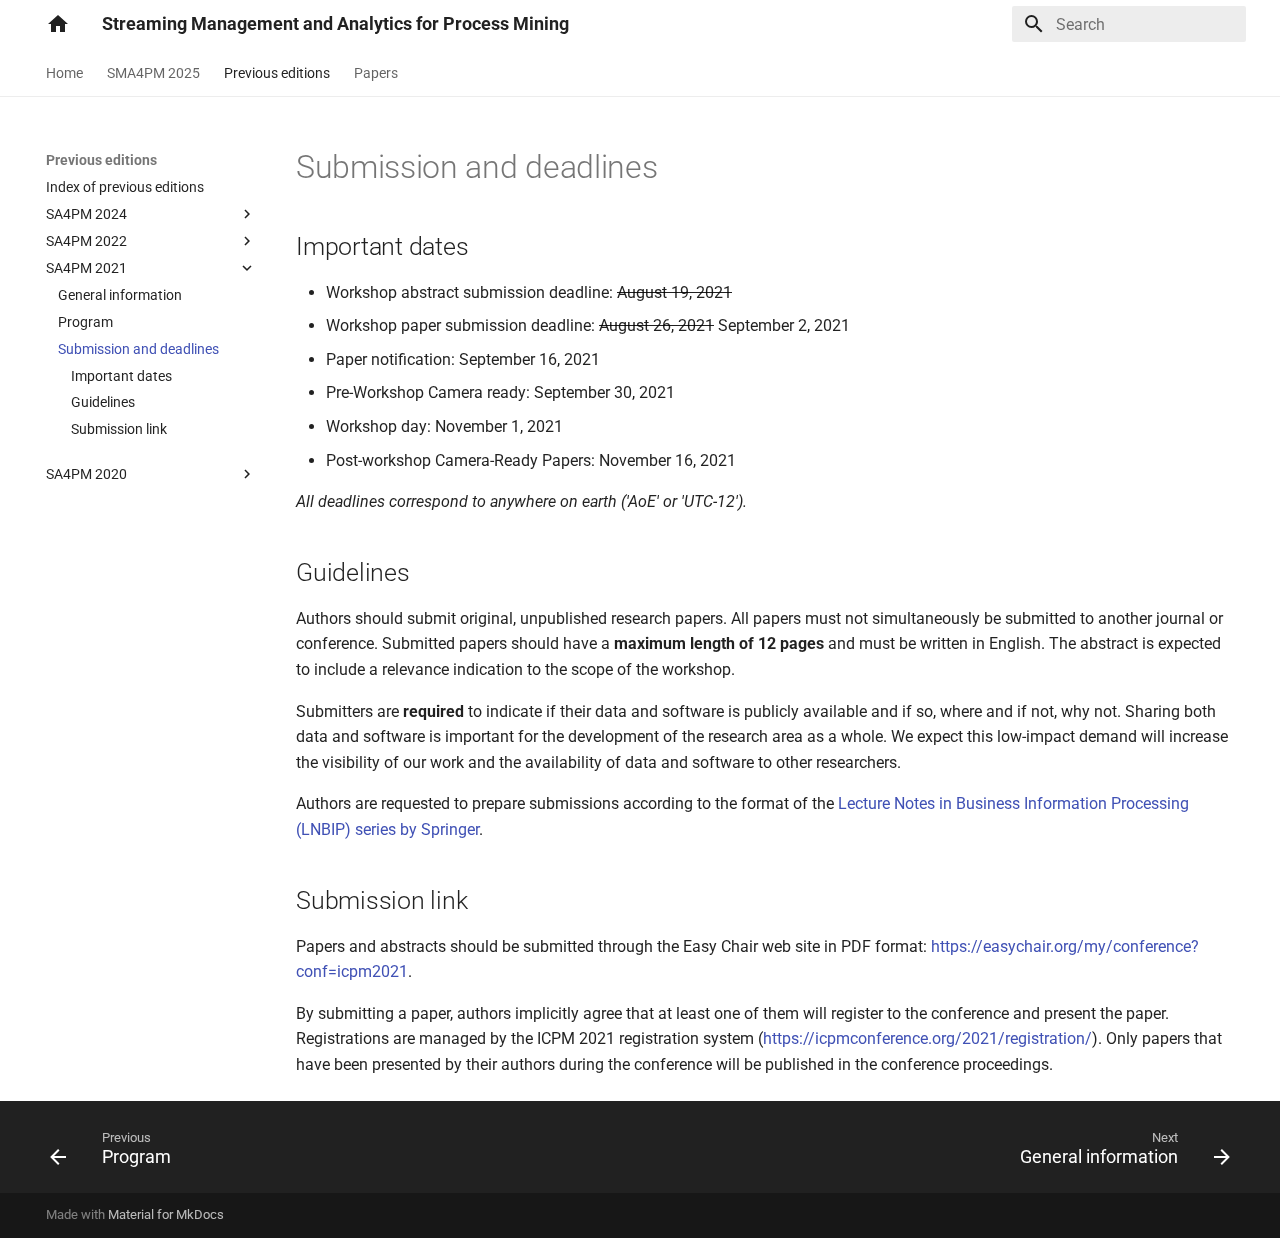
<file: 2021/submissions/index.html>
<!doctype html>
<html lang="en" class="no-js">
  <head>
    
      <meta charset="utf-8">
      <meta name="viewport" content="width=device-width,initial-scale=1">
      
      
      
        <link rel="canonical" href="https://sma4pm.github.io/2021/submissions/">
      
      
        <link rel="prev" href="../program/">
      
      
        <link rel="next" href="../../2020/">
      
      
      <link rel="icon" href="../../assets/images/favicon.png">
      <meta name="generator" content="mkdocs-1.6.1, mkdocs-material-9.6.10">
    
    
      
        <title>Submission and deadlines - Streaming Management and Analytics for Process Mining</title>
      
    
    
      <link rel="stylesheet" href="../../assets/stylesheets/main.4af4bdda.min.css">
      
        
        <link rel="stylesheet" href="../../assets/stylesheets/palette.06af60db.min.css">
      
      


    
    
      
    
    
      
        
        
        <link rel="preconnect" href="https://fonts.gstatic.com" crossorigin>
        <link rel="stylesheet" href="https://fonts.googleapis.com/css?family=Roboto:300,300i,400,400i,700,700i%7CRoboto+Mono:400,400i,700,700i&display=fallback">
        <style>:root{--md-text-font:"Roboto";--md-code-font:"Roboto Mono"}</style>
      
    
    
      <link rel="stylesheet" href="../../media/extra.css">
    
    <script>__md_scope=new URL("../..",location),__md_hash=e=>[...e].reduce(((e,_)=>(e<<5)-e+_.charCodeAt(0)),0),__md_get=(e,_=localStorage,t=__md_scope)=>JSON.parse(_.getItem(t.pathname+"."+e)),__md_set=(e,_,t=localStorage,a=__md_scope)=>{try{t.setItem(a.pathname+"."+e,JSON.stringify(_))}catch(e){}}</script>
    
      

    
    
    
  </head>
  
  
    
    
    
    
    
    <body dir="ltr" data-md-color-scheme="default" data-md-color-primary="white" data-md-color-accent="indigo">
  
    
    <input class="md-toggle" data-md-toggle="drawer" type="checkbox" id="__drawer" autocomplete="off">
    <input class="md-toggle" data-md-toggle="search" type="checkbox" id="__search" autocomplete="off">
    <label class="md-overlay" for="__drawer"></label>
    <div data-md-component="skip">
      
        
        <a href="#important-dates" class="md-skip">
          Skip to content
        </a>
      
    </div>
    <div data-md-component="announce">
      
    </div>
    
    
      

<header class="md-header" data-md-component="header">
  <nav class="md-header__inner md-grid" aria-label="Header">
    <a href="../.." title="Streaming Management and Analytics for Process Mining" class="md-header__button md-logo" aria-label="Streaming Management and Analytics for Process Mining" data-md-component="logo">
      
  
  <svg xmlns="http://www.w3.org/2000/svg" viewBox="0 0 24 24"><path d="M10 20v-6h4v6h5v-8h3L12 3 2 12h3v8z"/></svg>

    </a>
    <label class="md-header__button md-icon" for="__drawer">
      
      <svg xmlns="http://www.w3.org/2000/svg" viewBox="0 0 24 24"><path d="M3 6h18v2H3zm0 5h18v2H3zm0 5h18v2H3z"/></svg>
    </label>
    <div class="md-header__title" data-md-component="header-title">
      <div class="md-header__ellipsis">
        <div class="md-header__topic">
          <span class="md-ellipsis">
            Streaming Management and Analytics for Process Mining
          </span>
        </div>
        <div class="md-header__topic" data-md-component="header-topic">
          <span class="md-ellipsis">
            
              Submission and deadlines
            
          </span>
        </div>
      </div>
    </div>
    
      
    
    
    
    
      <label class="md-header__button md-icon" for="__search">
        
        <svg xmlns="http://www.w3.org/2000/svg" viewBox="0 0 24 24"><path d="M9.5 3A6.5 6.5 0 0 1 16 9.5c0 1.61-.59 3.09-1.56 4.23l.27.27h.79l5 5-1.5 1.5-5-5v-.79l-.27-.27A6.52 6.52 0 0 1 9.5 16 6.5 6.5 0 0 1 3 9.5 6.5 6.5 0 0 1 9.5 3m0 2C7 5 5 7 5 9.5S7 14 9.5 14 14 12 14 9.5 12 5 9.5 5"/></svg>
      </label>
      <div class="md-search" data-md-component="search" role="dialog">
  <label class="md-search__overlay" for="__search"></label>
  <div class="md-search__inner" role="search">
    <form class="md-search__form" name="search">
      <input type="text" class="md-search__input" name="query" aria-label="Search" placeholder="Search" autocapitalize="off" autocorrect="off" autocomplete="off" spellcheck="false" data-md-component="search-query" required>
      <label class="md-search__icon md-icon" for="__search">
        
        <svg xmlns="http://www.w3.org/2000/svg" viewBox="0 0 24 24"><path d="M9.5 3A6.5 6.5 0 0 1 16 9.5c0 1.61-.59 3.09-1.56 4.23l.27.27h.79l5 5-1.5 1.5-5-5v-.79l-.27-.27A6.52 6.52 0 0 1 9.5 16 6.5 6.5 0 0 1 3 9.5 6.5 6.5 0 0 1 9.5 3m0 2C7 5 5 7 5 9.5S7 14 9.5 14 14 12 14 9.5 12 5 9.5 5"/></svg>
        
        <svg xmlns="http://www.w3.org/2000/svg" viewBox="0 0 24 24"><path d="M20 11v2H8l5.5 5.5-1.42 1.42L4.16 12l7.92-7.92L13.5 5.5 8 11z"/></svg>
      </label>
      <nav class="md-search__options" aria-label="Search">
        
        <button type="reset" class="md-search__icon md-icon" title="Clear" aria-label="Clear" tabindex="-1">
          
          <svg xmlns="http://www.w3.org/2000/svg" viewBox="0 0 24 24"><path d="M19 6.41 17.59 5 12 10.59 6.41 5 5 6.41 10.59 12 5 17.59 6.41 19 12 13.41 17.59 19 19 17.59 13.41 12z"/></svg>
        </button>
      </nav>
      
    </form>
    <div class="md-search__output">
      <div class="md-search__scrollwrap" tabindex="0" data-md-scrollfix>
        <div class="md-search-result" data-md-component="search-result">
          <div class="md-search-result__meta">
            Initializing search
          </div>
          <ol class="md-search-result__list" role="presentation"></ol>
        </div>
      </div>
    </div>
  </div>
</div>
    
    
  </nav>
  
</header>
    
    <div class="md-container" data-md-component="container">
      
      
        
          
            
<nav class="md-tabs" aria-label="Tabs" data-md-component="tabs">
  <div class="md-grid">
    <ul class="md-tabs__list">
      
        
  
  
  
  
    <li class="md-tabs__item">
      <a href="../.." class="md-tabs__link">
        
  
  
    
  
  Home

      </a>
    </li>
  

      
        
  
  
  
  
    
    
      <li class="md-tabs__item">
        <a href="../../2025/" class="md-tabs__link">
          
  
  
  SMA4PM 2025

        </a>
      </li>
    
  

      
        
  
  
  
    
  
  
    
    
      <li class="md-tabs__item md-tabs__item--active">
        <a href="../../previous/" class="md-tabs__link">
          
  
  
  Previous editions

        </a>
      </li>
    
  

      
        
  
  
  
  
    <li class="md-tabs__item">
      <a href="../../papers/" class="md-tabs__link">
        
  
  
    
  
  Papers

      </a>
    </li>
  

      
    </ul>
  </div>
</nav>
          
        
      
      <main class="md-main" data-md-component="main">
        <div class="md-main__inner md-grid">
          
            
              
              <div class="md-sidebar md-sidebar--primary" data-md-component="sidebar" data-md-type="navigation" >
                <div class="md-sidebar__scrollwrap">
                  <div class="md-sidebar__inner">
                    


  


  

<nav class="md-nav md-nav--primary md-nav--lifted md-nav--integrated" aria-label="Navigation" data-md-level="0">
  <label class="md-nav__title" for="__drawer">
    <a href="../.." title="Streaming Management and Analytics for Process Mining" class="md-nav__button md-logo" aria-label="Streaming Management and Analytics for Process Mining" data-md-component="logo">
      
  
  <svg xmlns="http://www.w3.org/2000/svg" viewBox="0 0 24 24"><path d="M10 20v-6h4v6h5v-8h3L12 3 2 12h3v8z"/></svg>

    </a>
    Streaming Management and Analytics for Process Mining
  </label>
  
  <ul class="md-nav__list" data-md-scrollfix>
    
      
      
  
  
  
  
    <li class="md-nav__item">
      <a href="../.." class="md-nav__link">
        
  
  
  <span class="md-ellipsis">
    Home
    
  </span>
  

      </a>
    </li>
  

    
      
      
  
  
  
  
    
    
    
    
      
      
    
    
    <li class="md-nav__item md-nav__item--nested">
      
        
        
        <input class="md-nav__toggle md-toggle " type="checkbox" id="__nav_2" >
        
          
          <label class="md-nav__link" for="__nav_2" id="__nav_2_label" tabindex="0">
            
  
  
  <span class="md-ellipsis">
    SMA4PM 2025
    
  </span>
  

            <span class="md-nav__icon md-icon"></span>
          </label>
        
        <nav class="md-nav" data-md-level="1" aria-labelledby="__nav_2_label" aria-expanded="false">
          <label class="md-nav__title" for="__nav_2">
            <span class="md-nav__icon md-icon"></span>
            SMA4PM 2025
          </label>
          <ul class="md-nav__list" data-md-scrollfix>
            
              
                
  
  
  
  
    <li class="md-nav__item">
      <a href="../../2025/" class="md-nav__link">
        
  
  
  <span class="md-ellipsis">
    General information
    
  </span>
  

      </a>
    </li>
  

              
            
          </ul>
        </nav>
      
    </li>
  

    
      
      
  
  
    
  
  
  
    
    
    
    
      
        
        
      
      
    
    
    <li class="md-nav__item md-nav__item--active md-nav__item--section md-nav__item--nested">
      
        
        
        <input class="md-nav__toggle md-toggle " type="checkbox" id="__nav_3" checked>
        
          
          <label class="md-nav__link" for="__nav_3" id="__nav_3_label" tabindex="">
            
  
  
  <span class="md-ellipsis">
    Previous editions
    
  </span>
  

            <span class="md-nav__icon md-icon"></span>
          </label>
        
        <nav class="md-nav" data-md-level="1" aria-labelledby="__nav_3_label" aria-expanded="true">
          <label class="md-nav__title" for="__nav_3">
            <span class="md-nav__icon md-icon"></span>
            Previous editions
          </label>
          <ul class="md-nav__list" data-md-scrollfix>
            
              
                
  
  
  
  
    <li class="md-nav__item">
      <a href="../../previous/" class="md-nav__link">
        
  
  
  <span class="md-ellipsis">
    Index of previous editions
    
  </span>
  

      </a>
    </li>
  

              
            
              
                
  
  
  
  
    
    
    
    
      
      
    
    
    <li class="md-nav__item md-nav__item--nested">
      
        
        
        <input class="md-nav__toggle md-toggle " type="checkbox" id="__nav_3_2" >
        
          
          <label class="md-nav__link" for="__nav_3_2" id="__nav_3_2_label" tabindex="0">
            
  
  
  <span class="md-ellipsis">
    SA4PM 2024
    
  </span>
  

            <span class="md-nav__icon md-icon"></span>
          </label>
        
        <nav class="md-nav" data-md-level="2" aria-labelledby="__nav_3_2_label" aria-expanded="false">
          <label class="md-nav__title" for="__nav_3_2">
            <span class="md-nav__icon md-icon"></span>
            SA4PM 2024
          </label>
          <ul class="md-nav__list" data-md-scrollfix>
            
              
                
  
  
  
  
    <li class="md-nav__item">
      <a href="../../2024/" class="md-nav__link">
        
  
  
  <span class="md-ellipsis">
    General information
    
  </span>
  

      </a>
    </li>
  

              
            
          </ul>
        </nav>
      
    </li>
  

              
            
              
                
  
  
  
  
    
    
    
    
      
      
    
    
    <li class="md-nav__item md-nav__item--nested">
      
        
        
        <input class="md-nav__toggle md-toggle " type="checkbox" id="__nav_3_3" >
        
          
          <label class="md-nav__link" for="__nav_3_3" id="__nav_3_3_label" tabindex="0">
            
  
  
  <span class="md-ellipsis">
    SA4PM 2022
    
  </span>
  

            <span class="md-nav__icon md-icon"></span>
          </label>
        
        <nav class="md-nav" data-md-level="2" aria-labelledby="__nav_3_3_label" aria-expanded="false">
          <label class="md-nav__title" for="__nav_3_3">
            <span class="md-nav__icon md-icon"></span>
            SA4PM 2022
          </label>
          <ul class="md-nav__list" data-md-scrollfix>
            
              
                
  
  
  
  
    <li class="md-nav__item">
      <a href="../../2022/" class="md-nav__link">
        
  
  
  <span class="md-ellipsis">
    General information
    
  </span>
  

      </a>
    </li>
  

              
            
          </ul>
        </nav>
      
    </li>
  

              
            
              
                
  
  
    
  
  
  
    
    
    
    
      
      
    
    
    <li class="md-nav__item md-nav__item--active md-nav__item--nested">
      
        
        
        <input class="md-nav__toggle md-toggle " type="checkbox" id="__nav_3_4" checked>
        
          
          <label class="md-nav__link" for="__nav_3_4" id="__nav_3_4_label" tabindex="0">
            
  
  
  <span class="md-ellipsis">
    SA4PM 2021
    
  </span>
  

            <span class="md-nav__icon md-icon"></span>
          </label>
        
        <nav class="md-nav" data-md-level="2" aria-labelledby="__nav_3_4_label" aria-expanded="true">
          <label class="md-nav__title" for="__nav_3_4">
            <span class="md-nav__icon md-icon"></span>
            SA4PM 2021
          </label>
          <ul class="md-nav__list" data-md-scrollfix>
            
              
                
  
  
  
  
    <li class="md-nav__item">
      <a href="../" class="md-nav__link">
        
  
  
  <span class="md-ellipsis">
    General information
    
  </span>
  

      </a>
    </li>
  

              
            
              
                
  
  
  
  
    <li class="md-nav__item">
      <a href="../program/" class="md-nav__link">
        
  
  
  <span class="md-ellipsis">
    Program
    
  </span>
  

      </a>
    </li>
  

              
            
              
                
  
  
    
  
  
  
    <li class="md-nav__item md-nav__item--active">
      
      <input class="md-nav__toggle md-toggle" type="checkbox" id="__toc">
      
      
      
        <label class="md-nav__link md-nav__link--active" for="__toc">
          
  
  
  <span class="md-ellipsis">
    Submission and deadlines
    
  </span>
  

          <span class="md-nav__icon md-icon"></span>
        </label>
      
      <a href="./" class="md-nav__link md-nav__link--active">
        
  
  
  <span class="md-ellipsis">
    Submission and deadlines
    
  </span>
  

      </a>
      
        

<nav class="md-nav md-nav--secondary" aria-label="Table of contents">
  
  
  
  
    <label class="md-nav__title" for="__toc">
      <span class="md-nav__icon md-icon"></span>
      Table of contents
    </label>
    <ul class="md-nav__list" data-md-component="toc" data-md-scrollfix>
      
        <li class="md-nav__item">
  <a href="#important-dates" class="md-nav__link">
    <span class="md-ellipsis">
      Important dates
    </span>
  </a>
  
</li>
      
        <li class="md-nav__item">
  <a href="#guidelines" class="md-nav__link">
    <span class="md-ellipsis">
      Guidelines
    </span>
  </a>
  
</li>
      
        <li class="md-nav__item">
  <a href="#submission-link" class="md-nav__link">
    <span class="md-ellipsis">
      Submission link
    </span>
  </a>
  
</li>
      
    </ul>
  
</nav>
      
    </li>
  

              
            
          </ul>
        </nav>
      
    </li>
  

              
            
              
                
  
  
  
  
    
    
    
    
      
      
    
    
    <li class="md-nav__item md-nav__item--nested">
      
        
        
        <input class="md-nav__toggle md-toggle " type="checkbox" id="__nav_3_5" >
        
          
          <label class="md-nav__link" for="__nav_3_5" id="__nav_3_5_label" tabindex="0">
            
  
  
  <span class="md-ellipsis">
    SA4PM 2020
    
  </span>
  

            <span class="md-nav__icon md-icon"></span>
          </label>
        
        <nav class="md-nav" data-md-level="2" aria-labelledby="__nav_3_5_label" aria-expanded="false">
          <label class="md-nav__title" for="__nav_3_5">
            <span class="md-nav__icon md-icon"></span>
            SA4PM 2020
          </label>
          <ul class="md-nav__list" data-md-scrollfix>
            
              
                
  
  
  
  
    <li class="md-nav__item">
      <a href="../../2020/" class="md-nav__link">
        
  
  
  <span class="md-ellipsis">
    General information
    
  </span>
  

      </a>
    </li>
  

              
            
              
                
  
  
  
  
    <li class="md-nav__item">
      <a href="../../2020/program/" class="md-nav__link">
        
  
  
  <span class="md-ellipsis">
    Program
    
  </span>
  

      </a>
    </li>
  

              
            
          </ul>
        </nav>
      
    </li>
  

              
            
          </ul>
        </nav>
      
    </li>
  

    
      
      
  
  
  
  
    <li class="md-nav__item">
      <a href="../../papers/" class="md-nav__link">
        
  
  
  <span class="md-ellipsis">
    Papers
    
  </span>
  

      </a>
    </li>
  

    
  </ul>
</nav>
                  </div>
                </div>
              </div>
            
            
          
          
            <div class="md-content" data-md-component="content">
              <article class="md-content__inner md-typeset">
                
                  



  <h1>Submission and deadlines</h1>

<h2 id="important-dates">Important dates</h2>
<ul>
<li>Workshop abstract submission deadline: <del>August 19, 2021</del></li>
<li>Workshop paper submission deadline: <del>August 26, 2021</del> September 2, 2021</li>
<li>Paper notification: September 16, 2021</li>
<li>Pre-Workshop Camera ready: September 30, 2021</li>
<li>Workshop day: November 1, 2021</li>
<li>Post-workshop Camera-Ready Papers: November 16, 2021</li>
</ul>
<p><em>All deadlines correspond to anywhere on earth ('AoE' or 'UTC-12').</em></p>
<h2 id="guidelines">Guidelines</h2>
<p>Authors should submit original, unpublished research papers. All papers must not simultaneously be submitted to another journal or conference. Submitted papers should have a <strong>maximum length of 12 pages</strong> and must be written in English. The abstract is expected to include a relevance indication to the scope of the workshop.</p>
<p>Submitters are <strong>required</strong> to indicate if their data and software is publicly available and if so, where and if not, why not. Sharing both data and software is important for the development of the research area as a whole. We expect this low-impact demand will increase the visibility of our work and the availability of data and software to other researchers.</p>
<p>Authors are requested to prepare submissions according to the format of the <a href="http://www.springer.com/computer/lncs?SGWID=0-164-6-791344-0">Lecture Notes in Business Information Processing (LNBIP) series by Springer</a>.</p>
<h2 id="submission-link">Submission link</h2>
<p>Papers and abstracts should be submitted through the Easy Chair web site in PDF format: <a href="https://easychair.org/my/conference?conf=icpm2021">https://easychair.org/my/conference?conf=icpm2021</a>.</p>
<p>By submitting a paper, authors implicitly agree that at least one of them will register to the conference and present the paper. Registrations are managed by the ICPM 2021 registration system (<a href="https://icpmconference.org/2021/registration/">https://icpmconference.org/2021/registration/</a>). Only papers that have been presented by their authors during the conference will be published in the conference proceedings.</p>












                
              </article>
            </div>
          
          
<script>var target=document.getElementById(location.hash.slice(1));target&&target.name&&(target.checked=target.name.startsWith("__tabbed_"))</script>
        </div>
        
      </main>
      
        <footer class="md-footer">
  
    
      
      <nav class="md-footer__inner md-grid" aria-label="Footer" >
        
          
          <a href="../program/" class="md-footer__link md-footer__link--prev" aria-label="Previous: Program">
            <div class="md-footer__button md-icon">
              
              <svg xmlns="http://www.w3.org/2000/svg" viewBox="0 0 24 24"><path d="M20 11v2H8l5.5 5.5-1.42 1.42L4.16 12l7.92-7.92L13.5 5.5 8 11z"/></svg>
            </div>
            <div class="md-footer__title">
              <span class="md-footer__direction">
                Previous
              </span>
              <div class="md-ellipsis">
                Program
              </div>
            </div>
          </a>
        
        
          
          <a href="../../2020/" class="md-footer__link md-footer__link--next" aria-label="Next: General information">
            <div class="md-footer__title">
              <span class="md-footer__direction">
                Next
              </span>
              <div class="md-ellipsis">
                General information
              </div>
            </div>
            <div class="md-footer__button md-icon">
              
              <svg xmlns="http://www.w3.org/2000/svg" viewBox="0 0 24 24"><path d="M4 11v2h12l-5.5 5.5 1.42 1.42L19.84 12l-7.92-7.92L10.5 5.5 16 11z"/></svg>
            </div>
          </a>
        
      </nav>
    
  
  <div class="md-footer-meta md-typeset">
    <div class="md-footer-meta__inner md-grid">
      <div class="md-copyright">
  
  
    Made with
    <a href="https://squidfunk.github.io/mkdocs-material/" target="_blank" rel="noopener">
      Material for MkDocs
    </a>
  
</div>
      
    </div>
  </div>
</footer>
      
    </div>
    <div class="md-dialog" data-md-component="dialog">
      <div class="md-dialog__inner md-typeset"></div>
    </div>
    
    
    
      
      <script id="__config" type="application/json">{"base": "../..", "features": ["navigation.tabs", "toc.integrate", "navigation.footer"], "search": "../../assets/javascripts/workers/search.f8cc74c7.min.js", "tags": null, "translations": {"clipboard.copied": "Copied to clipboard", "clipboard.copy": "Copy to clipboard", "search.result.more.one": "1 more on this page", "search.result.more.other": "# more on this page", "search.result.none": "No matching documents", "search.result.one": "1 matching document", "search.result.other": "# matching documents", "search.result.placeholder": "Type to start searching", "search.result.term.missing": "Missing", "select.version": "Select version"}, "version": null}</script>
    
    
      <script src="../../assets/javascripts/bundle.c8b220af.min.js"></script>
      
    
  </body>
</html>
</file>
<file: media/extra.css>
.md-footer > nav {
  display: none;
}
</file>
<file: assets/stylesheets/main.4af4bdda.min.css>
@charset "UTF-8";html{-webkit-text-size-adjust:none;-moz-text-size-adjust:none;text-size-adjust:none;box-sizing:border-box}*,:after,:before{box-sizing:inherit}@media (prefers-reduced-motion){*,:after,:before{transition:none!important}}body{margin:0}a,button,input,label{-webkit-tap-highlight-color:transparent}a{color:inherit;text-decoration:none}hr{border:0;box-sizing:initial;display:block;height:.05rem;overflow:visible;padding:0}small{font-size:80%}sub,sup{line-height:1em}img{border-style:none}table{border-collapse:initial;border-spacing:0}td,th{font-weight:400;vertical-align:top}button{background:#0000;border:0;font-family:inherit;font-size:inherit;margin:0;padding:0}input{border:0;outline:none}:root{--md-primary-fg-color:#4051b5;--md-primary-fg-color--light:#5d6cc0;--md-primary-fg-color--dark:#303fa1;--md-primary-bg-color:#fff;--md-primary-bg-color--light:#ffffffb3;--md-accent-fg-color:#526cfe;--md-accent-fg-color--transparent:#526cfe1a;--md-accent-bg-color:#fff;--md-accent-bg-color--light:#ffffffb3}[data-md-color-scheme=default]{color-scheme:light}[data-md-color-scheme=default] img[src$="#gh-dark-mode-only"],[data-md-color-scheme=default] img[src$="#only-dark"]{display:none}:root,[data-md-color-scheme=default]{--md-hue:225deg;--md-default-fg-color:#000000de;--md-default-fg-color--light:#0000008a;--md-default-fg-color--lighter:#00000052;--md-default-fg-color--lightest:#00000012;--md-default-bg-color:#fff;--md-default-bg-color--light:#ffffffb3;--md-default-bg-color--lighter:#ffffff4d;--md-default-bg-color--lightest:#ffffff1f;--md-code-fg-color:#36464e;--md-code-bg-color:#f5f5f5;--md-code-hl-color:#4287ff;--md-code-hl-color--light:#4287ff1a;--md-code-hl-number-color:#d52a2a;--md-code-hl-special-color:#db1457;--md-code-hl-function-color:#a846b9;--md-code-hl-constant-color:#6e59d9;--md-code-hl-keyword-color:#3f6ec6;--md-code-hl-string-color:#1c7d4d;--md-code-hl-name-color:var(--md-code-fg-color);--md-code-hl-operator-color:var(--md-default-fg-color--light);--md-code-hl-punctuation-color:var(--md-default-fg-color--light);--md-code-hl-comment-color:var(--md-default-fg-color--light);--md-code-hl-generic-color:var(--md-default-fg-color--light);--md-code-hl-variable-color:var(--md-default-fg-color--light);--md-typeset-color:var(--md-default-fg-color);--md-typeset-a-color:var(--md-primary-fg-color);--md-typeset-del-color:#f5503d26;--md-typeset-ins-color:#0bd57026;--md-typeset-kbd-color:#fafafa;--md-typeset-kbd-accent-color:#fff;--md-typeset-kbd-border-color:#b8b8b8;--md-typeset-mark-color:#ffff0080;--md-typeset-table-color:#0000001f;--md-typeset-table-color--light:rgba(0,0,0,.035);--md-admonition-fg-color:var(--md-default-fg-color);--md-admonition-bg-color:var(--md-default-bg-color);--md-warning-fg-color:#000000de;--md-warning-bg-color:#ff9;--md-footer-fg-color:#fff;--md-footer-fg-color--light:#ffffffb3;--md-footer-fg-color--lighter:#ffffff73;--md-footer-bg-color:#000000de;--md-footer-bg-color--dark:#00000052;--md-shadow-z1:0 0.2rem 0.5rem #0000000d,0 0 0.05rem #0000001a;--md-shadow-z2:0 0.2rem 0.5rem #0000001a,0 0 0.05rem #00000040;--md-shadow-z3:0 0.2rem 0.5rem #0003,0 0 0.05rem #00000059}.md-icon svg{fill:currentcolor;display:block;height:1.2rem;width:1.2rem}body{-webkit-font-smoothing:antialiased;-moz-osx-font-smoothing:grayscale;--md-text-font-family:var(--md-text-font,_),-apple-system,BlinkMacSystemFont,Helvetica,Arial,sans-serif;--md-code-font-family:var(--md-code-font,_),SFMono-Regular,Consolas,Menlo,monospace}aside,body,input{font-feature-settings:"kern","liga";color:var(--md-typeset-color);font-family:var(--md-text-font-family)}code,kbd,pre{font-feature-settings:"kern";font-family:var(--md-code-font-family)}:root{--md-typeset-table-sort-icon:url('data:image/svg+xml;charset=utf-8,<svg xmlns="http://www.w3.org/2000/svg" viewBox="0 0 24 24"><path d="m18 21-4-4h3V7h-3l4-4 4 4h-3v10h3M2 19v-2h10v2M2 13v-2h7v2M2 7V5h4v2z"/></svg>');--md-typeset-table-sort-icon--asc:url('data:image/svg+xml;charset=utf-8,<svg xmlns="http://www.w3.org/2000/svg" viewBox="0 0 24 24"><path d="M19 17h3l-4 4-4-4h3V3h2M2 17h10v2H2M6 5v2H2V5m0 6h7v2H2z"/></svg>');--md-typeset-table-sort-icon--desc:url('data:image/svg+xml;charset=utf-8,<svg xmlns="http://www.w3.org/2000/svg" viewBox="0 0 24 24"><path d="M19 7h3l-4-4-4 4h3v14h2M2 17h10v2H2M6 5v2H2V5m0 6h7v2H2z"/></svg>')}.md-typeset{-webkit-print-color-adjust:exact;color-adjust:exact;font-size:.8rem;line-height:1.6;overflow-wrap:break-word}@media print{.md-typeset{font-size:.68rem}}.md-typeset blockquote,.md-typeset dl,.md-typeset figure,.md-typeset ol,.md-typeset pre,.md-typeset ul{margin-bottom:1em;margin-top:1em}.md-typeset h1{color:var(--md-default-fg-color--light);font-size:2em;line-height:1.3;margin:0 0 1.25em}.md-typeset h1,.md-typeset h2{font-weight:300;letter-spacing:-.01em}.md-typeset h2{font-size:1.5625em;line-height:1.4;margin:1.6em 0 .64em}.md-typeset h3{font-size:1.25em;font-weight:400;letter-spacing:-.01em;line-height:1.5;margin:1.6em 0 .8em}.md-typeset h2+h3{margin-top:.8em}.md-typeset h4{font-weight:700;letter-spacing:-.01em;margin:1em 0}.md-typeset h5,.md-typeset h6{color:var(--md-default-fg-color--light);font-size:.8em;font-weight:700;letter-spacing:-.01em;margin:1.25em 0}.md-typeset h5{text-transform:uppercase}.md-typeset h5 code{text-transform:none}.md-typeset hr{border-bottom:.05rem solid var(--md-default-fg-color--lightest);display:flow-root;margin:1.5em 0}.md-typeset a{color:var(--md-typeset-a-color);word-break:break-word}.md-typeset a,.md-typeset a:before{transition:color 125ms}.md-typeset a:focus,.md-typeset a:hover{color:var(--md-accent-fg-color)}.md-typeset a:focus code,.md-typeset a:hover code{background-color:var(--md-accent-fg-color--transparent)}.md-typeset a code{color:currentcolor;transition:background-color 125ms}.md-typeset a.focus-visible{outline-color:var(--md-accent-fg-color);outline-offset:.2rem}.md-typeset code,.md-typeset kbd,.md-typeset pre{color:var(--md-code-fg-color);direction:ltr;font-variant-ligatures:none}@media print{.md-typeset code,.md-typeset kbd,.md-typeset pre{white-space:pre-wrap}}.md-typeset code{background-color:var(--md-code-bg-color);border-radius:.1rem;-webkit-box-decoration-break:clone;box-decoration-break:clone;font-size:.85em;padding:0 .2941176471em;word-break:break-word}.md-typeset code:not(.focus-visible){-webkit-tap-highlight-color:transparent;outline:none}.md-typeset pre{display:flow-root;line-height:1.4;position:relative}.md-typeset pre>code{-webkit-box-decoration-break:slice;box-decoration-break:slice;box-shadow:none;display:block;margin:0;outline-color:var(--md-accent-fg-color);overflow:auto;padding:.7720588235em 1.1764705882em;scrollbar-color:var(--md-default-fg-color--lighter) #0000;scrollbar-width:thin;touch-action:auto;word-break:normal}.md-typeset pre>code:hover{scrollbar-color:var(--md-accent-fg-color) #0000}.md-typeset pre>code::-webkit-scrollbar{height:.2rem;width:.2rem}.md-typeset pre>code::-webkit-scrollbar-thumb{background-color:var(--md-default-fg-color--lighter)}.md-typeset pre>code::-webkit-scrollbar-thumb:hover{background-color:var(--md-accent-fg-color)}.md-typeset kbd{background-color:var(--md-typeset-kbd-color);border-radius:.1rem;box-shadow:0 .1rem 0 .05rem var(--md-typeset-kbd-border-color),0 .1rem 0 var(--md-typeset-kbd-border-color),0 -.1rem .2rem var(--md-typeset-kbd-accent-color) inset;color:var(--md-default-fg-color);display:inline-block;font-size:.75em;padding:0 .6666666667em;vertical-align:text-top;word-break:break-word}.md-typeset mark{background-color:var(--md-typeset-mark-color);-webkit-box-decoration-break:clone;box-decoration-break:clone;color:inherit;word-break:break-word}.md-typeset abbr{border-bottom:.05rem dotted var(--md-default-fg-color--light);cursor:help;text-decoration:none}.md-typeset small{opacity:.75}[dir=ltr] .md-typeset sub,[dir=ltr] .md-typeset sup{margin-left:.078125em}[dir=rtl] .md-typeset sub,[dir=rtl] .md-typeset sup{margin-right:.078125em}[dir=ltr] .md-typeset blockquote{padding-left:.6rem}[dir=rtl] .md-typeset blockquote{padding-right:.6rem}[dir=ltr] .md-typeset blockquote{border-left:.2rem solid var(--md-default-fg-color--lighter)}[dir=rtl] .md-typeset blockquote{border-right:.2rem solid var(--md-default-fg-color--lighter)}.md-typeset blockquote{color:var(--md-default-fg-color--light);margin-left:0;margin-right:0}.md-typeset ul{list-style-type:disc}.md-typeset ul[type]{list-style-type:revert-layer}[dir=ltr] .md-typeset ol,[dir=ltr] .md-typeset ul{margin-left:.625em}[dir=rtl] .md-typeset ol,[dir=rtl] .md-typeset ul{margin-right:.625em}.md-typeset ol,.md-typeset ul{padding:0}.md-typeset ol:not([hidden]),.md-typeset ul:not([hidden]){display:flow-root}.md-typeset ol ol,.md-typeset ul ol{list-style-type:lower-alpha}.md-typeset ol ol ol,.md-typeset ul ol ol{list-style-type:lower-roman}.md-typeset ol ol ol ol,.md-typeset ul ol ol ol{list-style-type:upper-alpha}.md-typeset ol ol ol ol ol,.md-typeset ul ol ol ol ol{list-style-type:upper-roman}.md-typeset ol[type],.md-typeset ul[type]{list-style-type:revert-layer}[dir=ltr] .md-typeset ol li,[dir=ltr] .md-typeset ul li{margin-left:1.25em}[dir=rtl] .md-typeset ol li,[dir=rtl] .md-typeset ul li{margin-right:1.25em}.md-typeset ol li,.md-typeset ul li{margin-bottom:.5em}.md-typeset ol li blockquote,.md-typeset ol li p,.md-typeset ul li blockquote,.md-typeset ul li p{margin:.5em 0}.md-typeset ol li:last-child,.md-typeset ul li:last-child{margin-bottom:0}[dir=ltr] .md-typeset ol li ol,[dir=ltr] .md-typeset ol li ul,[dir=ltr] .md-typeset ul li ol,[dir=ltr] .md-typeset ul li ul{margin-left:.625em}[dir=rtl] .md-typeset ol li ol,[dir=rtl] .md-typeset ol li ul,[dir=rtl] .md-typeset ul li ol,[dir=rtl] .md-typeset ul li ul{margin-right:.625em}.md-typeset ol li ol,.md-typeset ol li ul,.md-typeset ul li ol,.md-typeset ul li ul{margin-bottom:.5em;margin-top:.5em}[dir=ltr] .md-typeset dd{margin-left:1.875em}[dir=rtl] .md-typeset dd{margin-right:1.875em}.md-typeset dd{margin-bottom:1.5em;margin-top:1em}.md-typeset img,.md-typeset svg,.md-typeset video{height:auto;max-width:100%}.md-typeset img[align=left]{margin:1em 1em 1em 0}.md-typeset img[align=right]{margin:1em 0 1em 1em}.md-typeset img[align]:only-child{margin-top:0}.md-typeset figure{display:flow-root;margin:1em auto;max-width:100%;text-align:center;width:-moz-fit-content;width:fit-content}.md-typeset figure img{display:block;margin:0 auto}.md-typeset figcaption{font-style:italic;margin:1em auto;max-width:24rem}.md-typeset iframe{max-width:100%}.md-typeset table:not([class]){background-color:var(--md-default-bg-color);border:.05rem solid var(--md-typeset-table-color);border-radius:.1rem;display:inline-block;font-size:.64rem;max-width:100%;overflow:auto;touch-action:auto}@media print{.md-typeset table:not([class]){display:table}}.md-typeset table:not([class])+*{margin-top:1.5em}.md-typeset table:not([class]) td>:first-child,.md-typeset table:not([class]) th>:first-child{margin-top:0}.md-typeset table:not([class]) td>:last-child,.md-typeset table:not([class]) th>:last-child{margin-bottom:0}.md-typeset table:not([class]) td:not([align]),.md-typeset table:not([class]) th:not([align]){text-align:left}[dir=rtl] .md-typeset table:not([class]) td:not([align]),[dir=rtl] .md-typeset table:not([class]) th:not([align]){text-align:right}.md-typeset table:not([class]) th{font-weight:700;min-width:5rem;padding:.9375em 1.25em;vertical-align:top}.md-typeset table:not([class]) td{border-top:.05rem solid var(--md-typeset-table-color);padding:.9375em 1.25em;vertical-align:top}.md-typeset table:not([class]) tbody tr{transition:background-color 125ms}.md-typeset table:not([class]) tbody tr:hover{background-color:var(--md-typeset-table-color--light);box-shadow:0 .05rem 0 var(--md-default-bg-color) inset}.md-typeset table:not([class]) a{word-break:normal}.md-typeset table th[role=columnheader]{cursor:pointer}[dir=ltr] .md-typeset table th[role=columnheader]:after{margin-left:.5em}[dir=rtl] .md-typeset table th[role=columnheader]:after{margin-right:.5em}.md-typeset table th[role=columnheader]:after{content:"";display:inline-block;height:1.2em;-webkit-mask-image:var(--md-typeset-table-sort-icon);mask-image:var(--md-typeset-table-sort-icon);-webkit-mask-repeat:no-repeat;mask-repeat:no-repeat;-webkit-mask-size:contain;mask-size:contain;transition:background-color 125ms;vertical-align:text-bottom;width:1.2em}.md-typeset table th[role=columnheader]:hover:after{background-color:var(--md-default-fg-color--lighter)}.md-typeset table th[role=columnheader][aria-sort=ascending]:after{background-color:var(--md-default-fg-color--light);-webkit-mask-image:var(--md-typeset-table-sort-icon--asc);mask-image:var(--md-typeset-table-sort-icon--asc)}.md-typeset table th[role=columnheader][aria-sort=descending]:after{background-color:var(--md-default-fg-color--light);-webkit-mask-image:var(--md-typeset-table-sort-icon--desc);mask-image:var(--md-typeset-table-sort-icon--desc)}.md-typeset__scrollwrap{margin:1em -.8rem;overflow-x:auto;touch-action:auto}.md-typeset__table{display:inline-block;margin-bottom:.5em;padding:0 .8rem}@media print{.md-typeset__table{display:block}}html .md-typeset__table table{display:table;margin:0;overflow:hidden;width:100%}@media screen and (max-width:44.984375em){.md-content__inner>pre{margin:1em -.8rem}.md-content__inner>pre code{border-radius:0}}.md-typeset .md-author{border-radius:100%;display:block;flex-shrink:0;height:1.6rem;overflow:hidden;position:relative;transition:color 125ms,transform 125ms;width:1.6rem}.md-typeset .md-author img{display:block}.md-typeset .md-author--more{background:var(--md-default-fg-color--lightest);color:var(--md-default-fg-color--lighter);font-size:.6rem;font-weight:700;line-height:1.6rem;text-align:center}.md-typeset .md-author--long{height:2.4rem;width:2.4rem}.md-typeset a.md-author{transform:scale(1)}.md-typeset a.md-author img{border-radius:100%;filter:grayscale(100%) opacity(75%);transition:filter 125ms}.md-typeset a.md-author:focus,.md-typeset a.md-author:hover{transform:scale(1.1);z-index:1}.md-typeset a.md-author:focus img,.md-typeset a.md-author:hover img{filter:grayscale(0)}.md-banner{background-color:var(--md-footer-bg-color);color:var(--md-footer-fg-color);overflow:auto}@media print{.md-banner{display:none}}.md-banner--warning{background-color:var(--md-warning-bg-color);color:var(--md-warning-fg-color)}.md-banner__inner{font-size:.7rem;margin:.6rem auto;padding:0 .8rem}[dir=ltr] .md-banner__button{float:right}[dir=rtl] .md-banner__button{float:left}.md-banner__button{color:inherit;cursor:pointer;transition:opacity .25s}.no-js .md-banner__button{display:none}.md-banner__button:hover{opacity:.7}html{font-size:125%;height:100%;overflow-x:hidden}@media screen and (min-width:100em){html{font-size:137.5%}}@media screen and (min-width:125em){html{font-size:150%}}body{background-color:var(--md-default-bg-color);display:flex;flex-direction:column;font-size:.5rem;min-height:100%;position:relative;width:100%}@media print{body{display:block}}@media screen and (max-width:59.984375em){body[data-md-scrolllock]{position:fixed}}.md-grid{margin-left:auto;margin-right:auto;max-width:61rem}.md-container{display:flex;flex-direction:column;flex-grow:1}@media print{.md-container{display:block}}.md-main{flex-grow:1}.md-main__inner{display:flex;height:100%;margin-top:1.5rem}.md-ellipsis{overflow:hidden;text-overflow:ellipsis}.md-toggle{display:none}.md-option{height:0;opacity:0;position:absolute;width:0}.md-option:checked+label:not([hidden]){display:block}.md-option.focus-visible+label{outline-color:var(--md-accent-fg-color);outline-style:auto}.md-skip{background-color:var(--md-default-fg-color);border-radius:.1rem;color:var(--md-default-bg-color);font-size:.64rem;margin:.5rem;opacity:0;outline-color:var(--md-accent-fg-color);padding:.3rem .5rem;position:fixed;transform:translateY(.4rem);z-index:-1}.md-skip:focus{opacity:1;transform:translateY(0);transition:transform .25s cubic-bezier(.4,0,.2,1),opacity 175ms 75ms;z-index:10}@page{margin:25mm}:root{--md-clipboard-icon:url('data:image/svg+xml;charset=utf-8,<svg xmlns="http://www.w3.org/2000/svg" viewBox="0 0 24 24"><path d="M19 21H8V7h11m0-2H8a2 2 0 0 0-2 2v14a2 2 0 0 0 2 2h11a2 2 0 0 0 2-2V7a2 2 0 0 0-2-2m-3-4H4a2 2 0 0 0-2 2v14h2V3h12z"/></svg>')}.md-clipboard{border-radius:.1rem;color:var(--md-default-fg-color--lightest);cursor:pointer;height:1.5em;outline-color:var(--md-accent-fg-color);outline-offset:.1rem;position:absolute;right:.5em;top:.5em;transition:color .25s;width:1.5em;z-index:1}@media print{.md-clipboard{display:none}}.md-clipboard:not(.focus-visible){-webkit-tap-highlight-color:transparent;outline:none}:hover>.md-clipboard{color:var(--md-default-fg-color--light)}.md-clipboard:focus,.md-clipboard:hover{color:var(--md-accent-fg-color)}.md-clipboard:after{background-color:currentcolor;content:"";display:block;height:1.125em;margin:0 auto;-webkit-mask-image:var(--md-clipboard-icon);mask-image:var(--md-clipboard-icon);-webkit-mask-position:center;mask-position:center;-webkit-mask-repeat:no-repeat;mask-repeat:no-repeat;-webkit-mask-size:contain;mask-size:contain;width:1.125em}.md-clipboard--inline{cursor:pointer}.md-clipboard--inline code{transition:color .25s,background-color .25s}.md-clipboard--inline:focus code,.md-clipboard--inline:hover code{background-color:var(--md-accent-fg-color--transparent);color:var(--md-accent-fg-color)}.md-typeset .md-code__content{display:grid}@keyframes consent{0%{opacity:0;transform:translateY(100%)}to{opacity:1;transform:translateY(0)}}@keyframes overlay{0%{opacity:0}to{opacity:1}}.md-consent__overlay{animation:overlay .25s both;-webkit-backdrop-filter:blur(.1rem);backdrop-filter:blur(.1rem);background-color:#0000008a;height:100%;opacity:1;position:fixed;top:0;width:100%;z-index:5}.md-consent__inner{animation:consent .5s cubic-bezier(.1,.7,.1,1) both;background-color:var(--md-default-bg-color);border:0;border-radius:.1rem;bottom:0;box-shadow:0 0 .2rem #0000001a,0 .2rem .4rem #0003;max-height:100%;overflow:auto;padding:0;position:fixed;width:100%;z-index:5}.md-consent__form{padding:.8rem}.md-consent__settings{display:none;margin:1em 0}input:checked+.md-consent__settings{display:block}.md-consent__controls{margin-bottom:.8rem}.md-typeset .md-consent__controls .md-button{display:inline}@media screen and (max-width:44.984375em){.md-typeset .md-consent__controls .md-button{display:block;margin-top:.4rem;text-align:center;width:100%}}.md-consent label{cursor:pointer}.md-content{flex-grow:1;min-width:0}.md-content__inner{margin:0 .8rem 1.2rem;padding-top:.6rem}@media screen and (min-width:76.25em){[dir=ltr] .md-sidebar--primary:not([hidden])~.md-content>.md-content__inner{margin-left:1.2rem}[dir=ltr] .md-sidebar--secondary:not([hidden])~.md-content>.md-content__inner,[dir=rtl] .md-sidebar--primary:not([hidden])~.md-content>.md-content__inner{margin-right:1.2rem}[dir=rtl] .md-sidebar--secondary:not([hidden])~.md-content>.md-content__inner{margin-left:1.2rem}}.md-content__inner:before{content:"";display:block;height:.4rem}.md-content__inner>:last-child{margin-bottom:0}[dir=ltr] .md-content__button{float:right}[dir=rtl] .md-content__button{float:left}[dir=ltr] .md-content__button{margin-left:.4rem}[dir=rtl] .md-content__button{margin-right:.4rem}.md-content__button{margin:.4rem 0;padding:0}@media print{.md-content__button{display:none}}.md-typeset .md-content__button{color:var(--md-default-fg-color--lighter)}.md-content__button svg{display:inline;vertical-align:top}[dir=rtl] .md-content__button svg{transform:scaleX(-1)}[dir=ltr] .md-dialog{right:.8rem}[dir=rtl] .md-dialog{left:.8rem}.md-dialog{background-color:var(--md-default-fg-color);border-radius:.1rem;bottom:.8rem;box-shadow:var(--md-shadow-z3);min-width:11.1rem;opacity:0;padding:.4rem .6rem;pointer-events:none;position:fixed;transform:translateY(100%);transition:transform 0ms .4s,opacity .4s;z-index:4}@media print{.md-dialog{display:none}}.md-dialog--active{opacity:1;pointer-events:auto;transform:translateY(0);transition:transform .4s cubic-bezier(.075,.85,.175,1),opacity .4s}.md-dialog__inner{color:var(--md-default-bg-color);font-size:.7rem}.md-feedback{margin:2em 0 1em;text-align:center}.md-feedback fieldset{border:none;margin:0;padding:0}.md-feedback__title{font-weight:700;margin:1em auto}.md-feedback__inner{position:relative}.md-feedback__list{display:flex;flex-wrap:wrap;place-content:baseline center;position:relative}.md-feedback__list:hover .md-icon:not(:disabled){color:var(--md-default-fg-color--lighter)}:disabled .md-feedback__list{min-height:1.8rem}.md-feedback__icon{color:var(--md-default-fg-color--light);cursor:pointer;flex-shrink:0;margin:0 .1rem;transition:color 125ms}.md-feedback__icon:not(:disabled).md-icon:hover{color:var(--md-accent-fg-color)}.md-feedback__icon:disabled{color:var(--md-default-fg-color--lightest);pointer-events:none}.md-feedback__note{opacity:0;position:relative;transform:translateY(.4rem);transition:transform .4s cubic-bezier(.1,.7,.1,1),opacity .15s}.md-feedback__note>*{margin:0 auto;max-width:16rem}:disabled .md-feedback__note{opacity:1;transform:translateY(0)}@media print{.md-feedback{display:none}}.md-footer{background-color:var(--md-footer-bg-color);color:var(--md-footer-fg-color)}@media print{.md-footer{display:none}}.md-footer__inner{justify-content:space-between;overflow:auto;padding:.2rem}.md-footer__inner:not([hidden]){display:flex}.md-footer__link{align-items:end;display:flex;flex-grow:0.01;margin-bottom:.4rem;margin-top:1rem;max-width:100%;outline-color:var(--md-accent-fg-color);overflow:hidden;transition:opacity .25s}.md-footer__link:focus,.md-footer__link:hover{opacity:.7}[dir=rtl] .md-footer__link svg{transform:scaleX(-1)}@media screen and (max-width:44.984375em){.md-footer__link--prev{flex-shrink:0}.md-footer__link--prev .md-footer__title{display:none}}[dir=ltr] .md-footer__link--next{margin-left:auto}[dir=rtl] .md-footer__link--next{margin-right:auto}.md-footer__link--next{text-align:right}[dir=rtl] .md-footer__link--next{text-align:left}.md-footer__title{flex-grow:1;font-size:.9rem;margin-bottom:.7rem;max-width:calc(100% - 2.4rem);padding:0 1rem;white-space:nowrap}.md-footer__button{margin:.2rem;padding:.4rem}.md-footer__direction{font-size:.64rem;opacity:.7}.md-footer-meta{background-color:var(--md-footer-bg-color--dark)}.md-footer-meta__inner{display:flex;flex-wrap:wrap;justify-content:space-between;padding:.2rem}html .md-footer-meta.md-typeset a{color:var(--md-footer-fg-color--light)}html .md-footer-meta.md-typeset a:focus,html .md-footer-meta.md-typeset a:hover{color:var(--md-footer-fg-color)}.md-copyright{color:var(--md-footer-fg-color--lighter);font-size:.64rem;margin:auto .6rem;padding:.4rem 0;width:100%}@media screen and (min-width:45em){.md-copyright{width:auto}}.md-copyright__highlight{color:var(--md-footer-fg-color--light)}.md-social{display:inline-flex;gap:.2rem;margin:0 .4rem;padding:.2rem 0 .6rem}@media screen and (min-width:45em){.md-social{padding:.6rem 0}}.md-social__link{display:inline-block;height:1.6rem;text-align:center;width:1.6rem}.md-social__link:before{line-height:1.9}.md-social__link svg{fill:currentcolor;max-height:.8rem;vertical-align:-25%}.md-typeset .md-button{border:.1rem solid;border-radius:.1rem;color:var(--md-primary-fg-color);cursor:pointer;display:inline-block;font-weight:700;padding:.625em 2em;transition:color 125ms,background-color 125ms,border-color 125ms}.md-typeset .md-button--primary{background-color:var(--md-primary-fg-color);border-color:var(--md-primary-fg-color);color:var(--md-primary-bg-color)}.md-typeset .md-button:focus,.md-typeset .md-button:hover{background-color:var(--md-accent-fg-color);border-color:var(--md-accent-fg-color);color:var(--md-accent-bg-color)}[dir=ltr] .md-typeset .md-input{border-top-left-radius:.1rem}[dir=ltr] .md-typeset .md-input,[dir=rtl] .md-typeset .md-input{border-top-right-radius:.1rem}[dir=rtl] .md-typeset .md-input{border-top-left-radius:.1rem}.md-typeset .md-input{border-bottom:.1rem solid var(--md-default-fg-color--lighter);box-shadow:var(--md-shadow-z1);font-size:.8rem;height:1.8rem;padding:0 .6rem;transition:border .25s,box-shadow .25s}.md-typeset .md-input:focus,.md-typeset .md-input:hover{border-bottom-color:var(--md-accent-fg-color);box-shadow:var(--md-shadow-z2)}.md-typeset .md-input--stretch{width:100%}.md-header{background-color:var(--md-primary-fg-color);box-shadow:0 0 .2rem #0000,0 .2rem .4rem #0000;color:var(--md-primary-bg-color);display:block;left:0;position:sticky;right:0;top:0;z-index:4}@media print{.md-header{display:none}}.md-header[hidden]{transform:translateY(-100%);transition:transform .25s cubic-bezier(.8,0,.6,1),box-shadow .25s}.md-header--shadow{box-shadow:0 0 .2rem #0000001a,0 .2rem .4rem #0003;transition:transform .25s cubic-bezier(.1,.7,.1,1),box-shadow .25s}.md-header__inner{align-items:center;display:flex;padding:0 .2rem}.md-header__button{color:currentcolor;cursor:pointer;margin:.2rem;outline-color:var(--md-accent-fg-color);padding:.4rem;position:relative;transition:opacity .25s;vertical-align:middle;z-index:1}.md-header__button:hover{opacity:.7}.md-header__button:not([hidden]){display:inline-block}.md-header__button:not(.focus-visible){-webkit-tap-highlight-color:transparent;outline:none}.md-header__button.md-logo{margin:.2rem;padding:.4rem}@media screen and (max-width:76.234375em){.md-header__button.md-logo{display:none}}.md-header__button.md-logo img,.md-header__button.md-logo svg{fill:currentcolor;display:block;height:1.2rem;width:auto}@media screen and (min-width:60em){.md-header__button[for=__search]{display:none}}.no-js .md-header__button[for=__search]{display:none}[dir=rtl] .md-header__button[for=__search] svg{transform:scaleX(-1)}@media screen and (min-width:76.25em){.md-header__button[for=__drawer]{display:none}}.md-header__topic{display:flex;max-width:100%;position:absolute;transition:transform .4s cubic-bezier(.1,.7,.1,1),opacity .15s;white-space:nowrap}.md-header__topic+.md-header__topic{opacity:0;pointer-events:none;transform:translateX(1.25rem);transition:transform .4s cubic-bezier(1,.7,.1,.1),opacity .15s;z-index:-1}[dir=rtl] .md-header__topic+.md-header__topic{transform:translateX(-1.25rem)}.md-header__topic:first-child{font-weight:700}[dir=ltr] .md-header__title{margin-left:1rem;margin-right:.4rem}[dir=rtl] .md-header__title{margin-left:.4rem;margin-right:1rem}.md-header__title{flex-grow:1;font-size:.9rem;height:2.4rem;line-height:2.4rem}.md-header__title--active .md-header__topic{opacity:0;pointer-events:none;transform:translateX(-1.25rem);transition:transform .4s cubic-bezier(1,.7,.1,.1),opacity .15s;z-index:-1}[dir=rtl] .md-header__title--active .md-header__topic{transform:translateX(1.25rem)}.md-header__title--active .md-header__topic+.md-header__topic{opacity:1;pointer-events:auto;transform:translateX(0);transition:transform .4s cubic-bezier(.1,.7,.1,1),opacity .15s;z-index:0}.md-header__title>.md-header__ellipsis{height:100%;position:relative;width:100%}.md-header__option{display:flex;flex-shrink:0;max-width:100%;transition:max-width 0ms .25s,opacity .25s .25s;white-space:nowrap}[data-md-toggle=search]:checked~.md-header .md-header__option{max-width:0;opacity:0;transition:max-width 0ms,opacity 0ms}.md-header__option>input{bottom:0}.md-header__source{display:none}@media screen and (min-width:60em){[dir=ltr] .md-header__source{margin-left:1rem}[dir=rtl] .md-header__source{margin-right:1rem}.md-header__source{display:block;max-width:11.7rem;width:11.7rem}}@media screen and (min-width:76.25em){[dir=ltr] .md-header__source{margin-left:1.4rem}[dir=rtl] .md-header__source{margin-right:1.4rem}}.md-meta{color:var(--md-default-fg-color--light);font-size:.7rem;line-height:1.3}.md-meta__list{display:inline-flex;flex-wrap:wrap;list-style:none;margin:0;padding:0}.md-meta__item:not(:last-child):after{content:"·";margin-left:.2rem;margin-right:.2rem}.md-meta__link{color:var(--md-typeset-a-color)}.md-meta__link:focus,.md-meta__link:hover{color:var(--md-accent-fg-color)}.md-draft{background-color:#ff1744;border-radius:.125em;color:#fff;display:inline-block;font-weight:700;padding-left:.5714285714em;padding-right:.5714285714em}:root{--md-nav-icon--prev:url('data:image/svg+xml;charset=utf-8,<svg xmlns="http://www.w3.org/2000/svg" viewBox="0 0 24 24"><path d="M20 11v2H8l5.5 5.5-1.42 1.42L4.16 12l7.92-7.92L13.5 5.5 8 11z"/></svg>');--md-nav-icon--next:url('data:image/svg+xml;charset=utf-8,<svg xmlns="http://www.w3.org/2000/svg" viewBox="0 0 24 24"><path d="M8.59 16.58 13.17 12 8.59 7.41 10 6l6 6-6 6z"/></svg>');--md-toc-icon:url('data:image/svg+xml;charset=utf-8,<svg xmlns="http://www.w3.org/2000/svg" viewBox="0 0 24 24"><path d="M3 9h14V7H3zm0 4h14v-2H3zm0 4h14v-2H3zm16 0h2v-2h-2zm0-10v2h2V7zm0 6h2v-2h-2z"/></svg>')}.md-nav{font-size:.7rem;line-height:1.3}.md-nav__title{color:var(--md-default-fg-color--light);display:block;font-weight:700;overflow:hidden;padding:0 .6rem;text-overflow:ellipsis}.md-nav__title .md-nav__button{display:none}.md-nav__title .md-nav__button img{height:100%;width:auto}.md-nav__title .md-nav__button.md-logo img,.md-nav__title .md-nav__button.md-logo svg{fill:currentcolor;display:block;height:2.4rem;max-width:100%;object-fit:contain;width:auto}.md-nav__list{list-style:none;margin:0;padding:0}.md-nav__link{align-items:flex-start;display:flex;gap:.4rem;margin-top:.625em;scroll-snap-align:start;transition:color 125ms}.md-nav__link--passed{color:var(--md-default-fg-color--light)}.md-nav__item .md-nav__link--active,.md-nav__item .md-nav__link--active code{color:var(--md-typeset-a-color)}.md-nav__link .md-ellipsis{position:relative}[dir=ltr] .md-nav__link .md-icon:last-child{margin-left:auto}[dir=rtl] .md-nav__link .md-icon:last-child{margin-right:auto}.md-nav__link svg{fill:currentcolor;flex-shrink:0;height:1.3em;position:relative}.md-nav__link[for]:focus,.md-nav__link[for]:hover,.md-nav__link[href]:focus,.md-nav__link[href]:hover{color:var(--md-accent-fg-color);cursor:pointer}.md-nav__link.focus-visible{outline-color:var(--md-accent-fg-color);outline-offset:.2rem}.md-nav--primary .md-nav__link[for=__toc]{display:none}.md-nav--primary .md-nav__link[for=__toc] .md-icon:after{background-color:currentcolor;display:block;height:100%;-webkit-mask-image:var(--md-toc-icon);mask-image:var(--md-toc-icon);width:100%}.md-nav--primary .md-nav__link[for=__toc]~.md-nav{display:none}.md-nav__container>.md-nav__link{margin-top:0}.md-nav__container>.md-nav__link:first-child{flex-grow:1;min-width:0}.md-nav__icon{flex-shrink:0}.md-nav__source{display:none}@media screen and (max-width:76.234375em){.md-nav--primary,.md-nav--primary .md-nav{background-color:var(--md-default-bg-color);display:flex;flex-direction:column;height:100%;left:0;position:absolute;right:0;top:0;z-index:1}.md-nav--primary .md-nav__item,.md-nav--primary .md-nav__title{font-size:.8rem;line-height:1.5}.md-nav--primary .md-nav__title{background-color:var(--md-default-fg-color--lightest);color:var(--md-default-fg-color--light);cursor:pointer;height:5.6rem;line-height:2.4rem;padding:3rem .8rem .2rem;position:relative;white-space:nowrap}[dir=ltr] .md-nav--primary .md-nav__title .md-nav__icon{left:.4rem}[dir=rtl] .md-nav--primary .md-nav__title .md-nav__icon{right:.4rem}.md-nav--primary .md-nav__title .md-nav__icon{display:block;height:1.2rem;margin:.2rem;position:absolute;top:.4rem;width:1.2rem}.md-nav--primary .md-nav__title .md-nav__icon:after{background-color:currentcolor;content:"";display:block;height:100%;-webkit-mask-image:var(--md-nav-icon--prev);mask-image:var(--md-nav-icon--prev);-webkit-mask-position:center;mask-position:center;-webkit-mask-repeat:no-repeat;mask-repeat:no-repeat;-webkit-mask-size:contain;mask-size:contain;width:100%}.md-nav--primary .md-nav__title~.md-nav__list{background-color:var(--md-default-bg-color);box-shadow:0 .05rem 0 var(--md-default-fg-color--lightest) inset;overflow-y:auto;scroll-snap-type:y mandatory;touch-action:pan-y}.md-nav--primary .md-nav__title~.md-nav__list>:first-child{border-top:0}.md-nav--primary .md-nav__title[for=__drawer]{background-color:var(--md-primary-fg-color);color:var(--md-primary-bg-color);font-weight:700}.md-nav--primary .md-nav__title .md-logo{display:block;left:.2rem;margin:.2rem;padding:.4rem;position:absolute;right:.2rem;top:.2rem}.md-nav--primary .md-nav__list{flex:1}.md-nav--primary .md-nav__item{border-top:.05rem solid var(--md-default-fg-color--lightest)}.md-nav--primary .md-nav__item--active>.md-nav__link{color:var(--md-typeset-a-color)}.md-nav--primary .md-nav__item--active>.md-nav__link:focus,.md-nav--primary .md-nav__item--active>.md-nav__link:hover{color:var(--md-accent-fg-color)}.md-nav--primary .md-nav__link{margin-top:0;padding:.6rem .8rem}.md-nav--primary .md-nav__link svg{margin-top:.1em}.md-nav--primary .md-nav__link>.md-nav__link{padding:0}[dir=ltr] .md-nav--primary .md-nav__link .md-nav__icon{margin-right:-.2rem}[dir=rtl] .md-nav--primary .md-nav__link .md-nav__icon{margin-left:-.2rem}.md-nav--primary .md-nav__link .md-nav__icon{font-size:1.2rem;height:1.2rem;width:1.2rem}.md-nav--primary .md-nav__link .md-nav__icon:after{background-color:currentcolor;content:"";display:block;height:100%;-webkit-mask-image:var(--md-nav-icon--next);mask-image:var(--md-nav-icon--next);-webkit-mask-position:center;mask-position:center;-webkit-mask-repeat:no-repeat;mask-repeat:no-repeat;-webkit-mask-size:contain;mask-size:contain;width:100%}[dir=rtl] .md-nav--primary .md-nav__icon:after{transform:scale(-1)}.md-nav--primary .md-nav--secondary .md-nav{background-color:initial;position:static}[dir=ltr] .md-nav--primary .md-nav--secondary .md-nav .md-nav__link{padding-left:1.4rem}[dir=rtl] .md-nav--primary .md-nav--secondary .md-nav .md-nav__link{padding-right:1.4rem}[dir=ltr] .md-nav--primary .md-nav--secondary .md-nav .md-nav .md-nav__link{padding-left:2rem}[dir=rtl] .md-nav--primary .md-nav--secondary .md-nav .md-nav .md-nav__link{padding-right:2rem}[dir=ltr] .md-nav--primary .md-nav--secondary .md-nav .md-nav .md-nav .md-nav__link{padding-left:2.6rem}[dir=rtl] .md-nav--primary .md-nav--secondary .md-nav .md-nav .md-nav .md-nav__link{padding-right:2.6rem}[dir=ltr] .md-nav--primary .md-nav--secondary .md-nav .md-nav .md-nav .md-nav .md-nav__link{padding-left:3.2rem}[dir=rtl] .md-nav--primary .md-nav--secondary .md-nav .md-nav .md-nav .md-nav .md-nav__link{padding-right:3.2rem}.md-nav--secondary{background-color:initial}.md-nav__toggle~.md-nav{display:flex;opacity:0;transform:translateX(100%);transition:transform .25s cubic-bezier(.8,0,.6,1),opacity 125ms 50ms}[dir=rtl] .md-nav__toggle~.md-nav{transform:translateX(-100%)}.md-nav__toggle:checked~.md-nav{opacity:1;transform:translateX(0);transition:transform .25s cubic-bezier(.4,0,.2,1),opacity 125ms 125ms}.md-nav__toggle:checked~.md-nav>.md-nav__list{-webkit-backface-visibility:hidden;backface-visibility:hidden}}@media screen and (max-width:59.984375em){.md-nav--primary .md-nav__link[for=__toc]{display:flex}.md-nav--primary .md-nav__link[for=__toc] .md-icon:after{content:""}.md-nav--primary .md-nav__link[for=__toc]+.md-nav__link{display:none}.md-nav--primary .md-nav__link[for=__toc]~.md-nav{display:flex}.md-nav__source{background-color:var(--md-primary-fg-color--dark);color:var(--md-primary-bg-color);display:block;padding:0 .2rem}}@media screen and (min-width:60em) and (max-width:76.234375em){.md-nav--integrated .md-nav__link[for=__toc]{display:flex}.md-nav--integrated .md-nav__link[for=__toc] .md-icon:after{content:""}.md-nav--integrated .md-nav__link[for=__toc]+.md-nav__link{display:none}.md-nav--integrated .md-nav__link[for=__toc]~.md-nav{display:flex}}@media screen and (min-width:60em){.md-nav{margin-bottom:-.4rem}.md-nav--secondary .md-nav__title{background:var(--md-default-bg-color);box-shadow:0 0 .4rem .4rem var(--md-default-bg-color);position:sticky;top:0;z-index:1}.md-nav--secondary .md-nav__title[for=__toc]{scroll-snap-align:start}.md-nav--secondary .md-nav__title .md-nav__icon{display:none}[dir=ltr] .md-nav--secondary .md-nav__list{padding-left:.6rem}[dir=rtl] .md-nav--secondary .md-nav__list{padding-right:.6rem}.md-nav--secondary .md-nav__list{padding-bottom:.4rem}[dir=ltr] .md-nav--secondary .md-nav__item>.md-nav__link{margin-right:.4rem}[dir=rtl] .md-nav--secondary .md-nav__item>.md-nav__link{margin-left:.4rem}}@media screen and (min-width:76.25em){.md-nav{margin-bottom:-.4rem;transition:max-height .25s cubic-bezier(.86,0,.07,1)}.md-nav--primary .md-nav__title{background:var(--md-default-bg-color);box-shadow:0 0 .4rem .4rem var(--md-default-bg-color);position:sticky;top:0;z-index:1}.md-nav--primary .md-nav__title[for=__drawer]{scroll-snap-align:start}.md-nav--primary .md-nav__title .md-nav__icon{display:none}[dir=ltr] .md-nav--primary .md-nav__list{padding-left:.6rem}[dir=rtl] .md-nav--primary .md-nav__list{padding-right:.6rem}.md-nav--primary .md-nav__list{padding-bottom:.4rem}[dir=ltr] .md-nav--primary .md-nav__item>.md-nav__link{margin-right:.4rem}[dir=rtl] .md-nav--primary .md-nav__item>.md-nav__link{margin-left:.4rem}.md-nav__toggle~.md-nav{display:grid;grid-template-rows:minmax(.4rem,0fr);opacity:0;transition:grid-template-rows .25s cubic-bezier(.86,0,.07,1),opacity .25s,visibility 0ms .25s;visibility:collapse}.md-nav__toggle~.md-nav>.md-nav__list{overflow:hidden}.md-nav__toggle.md-toggle--indeterminate~.md-nav,.md-nav__toggle:checked~.md-nav{grid-template-rows:minmax(.4rem,1fr);opacity:1;transition:grid-template-rows .25s cubic-bezier(.86,0,.07,1),opacity .15s .1s,visibility 0ms;visibility:visible}.md-nav__toggle.md-toggle--indeterminate~.md-nav{transition:none}.md-nav__item--nested>.md-nav>.md-nav__title{display:none}.md-nav__item--section{display:block;margin:1.25em 0}.md-nav__item--section:last-child{margin-bottom:0}.md-nav__item--section>.md-nav__link{font-weight:700}.md-nav__item--section>.md-nav__link[for]{color:var(--md-default-fg-color--light)}.md-nav__item--section>.md-nav__link:not(.md-nav__container){pointer-events:none}.md-nav__item--section>.md-nav__link .md-icon,.md-nav__item--section>.md-nav__link>[for]{display:none}[dir=ltr] .md-nav__item--section>.md-nav{margin-left:-.6rem}[dir=rtl] .md-nav__item--section>.md-nav{margin-right:-.6rem}.md-nav__item--section>.md-nav{display:block;opacity:1;visibility:visible}.md-nav__item--section>.md-nav>.md-nav__list>.md-nav__item{padding:0}.md-nav__icon{border-radius:100%;height:.9rem;transition:background-color .25s;width:.9rem}.md-nav__icon:hover{background-color:var(--md-accent-fg-color--transparent)}.md-nav__icon:after{background-color:currentcolor;border-radius:100%;content:"";display:inline-block;height:100%;-webkit-mask-image:var(--md-nav-icon--next);mask-image:var(--md-nav-icon--next);-webkit-mask-position:center;mask-position:center;-webkit-mask-repeat:no-repeat;mask-repeat:no-repeat;-webkit-mask-size:contain;mask-size:contain;transition:transform .25s;vertical-align:-.1rem;width:100%}[dir=rtl] .md-nav__icon:after{transform:rotate(180deg)}.md-nav__item--nested .md-nav__toggle:checked~.md-nav__link .md-nav__icon:after,.md-nav__item--nested .md-toggle--indeterminate~.md-nav__link .md-nav__icon:after{transform:rotate(90deg)}.md-nav--lifted>.md-nav__list>.md-nav__item,.md-nav--lifted>.md-nav__title{display:none}.md-nav--lifted>.md-nav__list>.md-nav__item--active{display:block}.md-nav--lifted>.md-nav__list>.md-nav__item--active>.md-nav__link{background:var(--md-default-bg-color);box-shadow:0 0 .4rem .4rem var(--md-default-bg-color);margin-top:0;position:sticky;top:0;z-index:1}.md-nav--lifted>.md-nav__list>.md-nav__item--active>.md-nav__link:not(.md-nav__container){pointer-events:none}.md-nav--lifted>.md-nav__list>.md-nav__item--active.md-nav__item--section{margin:0}[dir=ltr] .md-nav--lifted>.md-nav__list>.md-nav__item>.md-nav:not(.md-nav--secondary){margin-left:-.6rem}[dir=rtl] .md-nav--lifted>.md-nav__list>.md-nav__item>.md-nav:not(.md-nav--secondary){margin-right:-.6rem}.md-nav--lifted>.md-nav__list>.md-nav__item>[for]{color:var(--md-default-fg-color--light)}.md-nav--lifted .md-nav[data-md-level="1"]{grid-template-rows:minmax(.4rem,1fr);opacity:1;visibility:visible}[dir=ltr] .md-nav--integrated>.md-nav__list>.md-nav__item--active .md-nav--secondary{border-left:.05rem solid var(--md-primary-fg-color)}[dir=rtl] .md-nav--integrated>.md-nav__list>.md-nav__item--active .md-nav--secondary{border-right:.05rem solid var(--md-primary-fg-color)}.md-nav--integrated>.md-nav__list>.md-nav__item--active .md-nav--secondary{display:block;margin-bottom:1.25em;opacity:1;visibility:visible}.md-nav--integrated>.md-nav__list>.md-nav__item--active .md-nav--secondary>.md-nav__list{overflow:visible;padding-bottom:0}.md-nav--integrated>.md-nav__list>.md-nav__item--active .md-nav--secondary>.md-nav__title{display:none}}.md-pagination{font-size:.8rem;font-weight:700;gap:.4rem}.md-pagination,.md-pagination>*{align-items:center;display:flex;justify-content:center}.md-pagination>*{border-radius:.2rem;height:1.8rem;min-width:1.8rem;text-align:center}.md-pagination__current{background-color:var(--md-default-fg-color--lightest);color:var(--md-default-fg-color--light)}.md-pagination__link{transition:color 125ms,background-color 125ms}.md-pagination__link:focus,.md-pagination__link:hover{background-color:var(--md-accent-fg-color--transparent);color:var(--md-accent-fg-color)}.md-pagination__link:focus svg,.md-pagination__link:hover svg{color:var(--md-accent-fg-color)}.md-pagination__link.focus-visible{outline-color:var(--md-accent-fg-color);outline-offset:.2rem}.md-pagination__link svg{fill:currentcolor;color:var(--md-default-fg-color--lighter);display:block;max-height:100%;width:1.2rem}.md-post__back{border-bottom:.05rem solid var(--md-default-fg-color--lightest);margin-bottom:1.2rem;padding-bottom:1.2rem}@media screen and (max-width:76.234375em){.md-post__back{display:none}}[dir=rtl] .md-post__back svg{transform:scaleX(-1)}.md-post__authors{display:flex;flex-direction:column;gap:.6rem;margin:0 .6rem 1.2rem}.md-post .md-post__meta a{transition:color 125ms}.md-post .md-post__meta a:focus,.md-post .md-post__meta a:hover{color:var(--md-accent-fg-color)}.md-post__title{color:var(--md-default-fg-color--light);font-weight:700}.md-post--excerpt{margin-bottom:3.2rem}.md-post--excerpt .md-post__header{align-items:center;display:flex;gap:.6rem;min-height:1.6rem}.md-post--excerpt .md-post__authors{align-items:center;display:inline-flex;flex-direction:row;gap:.2rem;margin:0;min-height:2.4rem}[dir=ltr] .md-post--excerpt .md-post__meta .md-meta__list{margin-right:.4rem}[dir=rtl] .md-post--excerpt .md-post__meta .md-meta__list{margin-left:.4rem}.md-post--excerpt .md-post__content>:first-child{--md-scroll-margin:6rem;margin-top:0}.md-post>.md-nav--secondary{margin:1em 0}.md-profile{align-items:center;display:flex;font-size:.7rem;gap:.6rem;line-height:1.4;width:100%}.md-profile__description{flex-grow:1}.md-content--post{display:flex}@media screen and (max-width:76.234375em){.md-content--post{flex-flow:column-reverse}}.md-content--post>.md-content__inner{flex-grow:1;min-width:0}@media screen and (min-width:76.25em){[dir=ltr] .md-content--post>.md-content__inner{margin-left:1.2rem}[dir=rtl] .md-content--post>.md-content__inner{margin-right:1.2rem}}@media screen and (max-width:76.234375em){.md-sidebar.md-sidebar--post{padding:0;position:static;width:100%}.md-sidebar.md-sidebar--post .md-sidebar__scrollwrap{overflow:visible}.md-sidebar.md-sidebar--post .md-sidebar__inner{padding:0}.md-sidebar.md-sidebar--post .md-post__meta{margin-left:.6rem;margin-right:.6rem}.md-sidebar.md-sidebar--post .md-nav__item{border:none;display:inline}.md-sidebar.md-sidebar--post .md-nav__list{display:inline-flex;flex-wrap:wrap;gap:.6rem;padding-bottom:.6rem;padding-top:.6rem}.md-sidebar.md-sidebar--post .md-nav__link{padding:0}.md-sidebar.md-sidebar--post .md-nav{height:auto;margin-bottom:0;position:static}}:root{--md-progress-value:0;--md-progress-delay:400ms}.md-progress{background:var(--md-primary-bg-color);height:.075rem;opacity:min(clamp(0,var(--md-progress-value),1),clamp(0,100 - var(--md-progress-value),1));position:fixed;top:0;transform:scaleX(calc(var(--md-progress-value)*1%));transform-origin:left;transition:transform .5s cubic-bezier(.19,1,.22,1),opacity .25s var(--md-progress-delay);width:100%;z-index:4}:root{--md-search-result-icon:url('data:image/svg+xml;charset=utf-8,<svg xmlns="http://www.w3.org/2000/svg" viewBox="0 0 24 24"><path d="M14 2H6a2 2 0 0 0-2 2v16a2 2 0 0 0 2 2h7c-.41-.25-.8-.56-1.14-.9-.33-.33-.61-.7-.86-1.1H6V4h7v5h5v1.18c.71.16 1.39.43 2 .82V8zm6.31 16.9c1.33-2.11.69-4.9-1.4-6.22-2.11-1.33-4.91-.68-6.22 1.4-1.34 2.11-.69 4.89 1.4 6.22 1.46.93 3.32.93 4.79.02L22 23.39 23.39 22zm-3.81.1a2.5 2.5 0 0 1-2.5-2.5 2.5 2.5 0 0 1 2.5-2.5 2.5 2.5 0 0 1 2.5 2.5 2.5 2.5 0 0 1-2.5 2.5"/></svg>')}.md-search{position:relative}@media screen and (min-width:60em){.md-search{padding:.2rem 0}}.no-js .md-search{display:none}.md-search__overlay{opacity:0;z-index:1}@media screen and (max-width:59.984375em){[dir=ltr] .md-search__overlay{left:-2.2rem}[dir=rtl] .md-search__overlay{right:-2.2rem}.md-search__overlay{background-color:var(--md-default-bg-color);border-radius:1rem;height:2rem;overflow:hidden;pointer-events:none;position:absolute;top:-1rem;transform-origin:center;transition:transform .3s .1s,opacity .2s .2s;width:2rem}[data-md-toggle=search]:checked~.md-header .md-search__overlay{opacity:1;transition:transform .4s,opacity .1s}}@media screen and (min-width:60em){[dir=ltr] .md-search__overlay{left:0}[dir=rtl] .md-search__overlay{right:0}.md-search__overlay{background-color:#0000008a;cursor:pointer;height:0;position:fixed;top:0;transition:width 0ms .25s,height 0ms .25s,opacity .25s;width:0}[data-md-toggle=search]:checked~.md-header .md-search__overlay{height:200vh;opacity:1;transition:width 0ms,height 0ms,opacity .25s;width:100%}}@media screen and (max-width:29.984375em){[data-md-toggle=search]:checked~.md-header .md-search__overlay{transform:scale(45)}}@media screen and (min-width:30em) and (max-width:44.984375em){[data-md-toggle=search]:checked~.md-header .md-search__overlay{transform:scale(60)}}@media screen and (min-width:45em) and (max-width:59.984375em){[data-md-toggle=search]:checked~.md-header .md-search__overlay{transform:scale(75)}}.md-search__inner{-webkit-backface-visibility:hidden;backface-visibility:hidden}@media screen and (max-width:59.984375em){[dir=ltr] .md-search__inner{left:0}[dir=rtl] .md-search__inner{right:0}.md-search__inner{height:0;opacity:0;overflow:hidden;position:fixed;top:0;transform:translateX(5%);transition:width 0ms .3s,height 0ms .3s,transform .15s cubic-bezier(.4,0,.2,1) .15s,opacity .15s .15s;width:0;z-index:2}[dir=rtl] .md-search__inner{transform:translateX(-5%)}[data-md-toggle=search]:checked~.md-header .md-search__inner{height:100%;opacity:1;transform:translateX(0);transition:width 0ms 0ms,height 0ms 0ms,transform .15s cubic-bezier(.1,.7,.1,1) .15s,opacity .15s .15s;width:100%}}@media screen and (min-width:60em){[dir=ltr] .md-search__inner{float:right}[dir=rtl] .md-search__inner{float:left}.md-search__inner{padding:.1rem 0;position:relative;transition:width .25s cubic-bezier(.1,.7,.1,1);width:11.7rem}}@media screen and (min-width:60em) and (max-width:76.234375em){[data-md-toggle=search]:checked~.md-header .md-search__inner{width:23.4rem}}@media screen and (min-width:76.25em){[data-md-toggle=search]:checked~.md-header .md-search__inner{width:34.4rem}}.md-search__form{background-color:var(--md-default-bg-color);box-shadow:0 0 .6rem #0000;height:2.4rem;position:relative;transition:color .25s,background-color .25s;z-index:2}@media screen and (min-width:60em){.md-search__form{background-color:#00000042;border-radius:.1rem;height:1.8rem}.md-search__form:hover{background-color:#ffffff1f}}[data-md-toggle=search]:checked~.md-header .md-search__form{background-color:var(--md-default-bg-color);border-radius:.1rem .1rem 0 0;box-shadow:0 0 .6rem #00000012;color:var(--md-default-fg-color)}[dir=ltr] .md-search__input{padding-left:3.6rem;padding-right:2.2rem}[dir=rtl] .md-search__input{padding-left:2.2rem;padding-right:3.6rem}.md-search__input{background:#0000;font-size:.9rem;height:100%;position:relative;text-overflow:ellipsis;width:100%;z-index:2}.md-search__input::placeholder{transition:color .25s}.md-search__input::placeholder,.md-search__input~.md-search__icon{color:var(--md-default-fg-color--light)}.md-search__input::-ms-clear{display:none}@media screen and (max-width:59.984375em){.md-search__input{font-size:.9rem;height:2.4rem;width:100%}}@media screen and (min-width:60em){[dir=ltr] .md-search__input{padding-left:2.2rem}[dir=rtl] .md-search__input{padding-right:2.2rem}.md-search__input{color:inherit;font-size:.8rem}.md-search__input::placeholder{color:var(--md-primary-bg-color--light)}.md-search__input+.md-search__icon{color:var(--md-primary-bg-color)}[data-md-toggle=search]:checked~.md-header .md-search__input{text-overflow:clip}[data-md-toggle=search]:checked~.md-header .md-search__input+.md-search__icon{color:var(--md-default-fg-color--light)}[data-md-toggle=search]:checked~.md-header .md-search__input::placeholder{color:#0000}}.md-search__icon{cursor:pointer;display:inline-block;height:1.2rem;transition:color .25s,opacity .25s;width:1.2rem}.md-search__icon:hover{opacity:.7}[dir=ltr] .md-search__icon[for=__search]{left:.5rem}[dir=rtl] .md-search__icon[for=__search]{right:.5rem}.md-search__icon[for=__search]{position:absolute;top:.3rem;z-index:2}[dir=rtl] .md-search__icon[for=__search] svg{transform:scaleX(-1)}@media screen and (max-width:59.984375em){[dir=ltr] .md-search__icon[for=__search]{left:.8rem}[dir=rtl] .md-search__icon[for=__search]{right:.8rem}.md-search__icon[for=__search]{top:.6rem}.md-search__icon[for=__search] svg:first-child{display:none}}@media screen and (min-width:60em){.md-search__icon[for=__search]{pointer-events:none}.md-search__icon[for=__search] svg:last-child{display:none}}[dir=ltr] .md-search__options{right:.5rem}[dir=rtl] .md-search__options{left:.5rem}.md-search__options{pointer-events:none;position:absolute;top:.3rem;z-index:2}@media screen and (max-width:59.984375em){[dir=ltr] .md-search__options{right:.8rem}[dir=rtl] .md-search__options{left:.8rem}.md-search__options{top:.6rem}}[dir=ltr] .md-search__options>.md-icon{margin-left:.2rem}[dir=rtl] .md-search__options>.md-icon{margin-right:.2rem}.md-search__options>.md-icon{color:var(--md-default-fg-color--light);opacity:0;transform:scale(.75);transition:transform .15s cubic-bezier(.1,.7,.1,1),opacity .15s}.md-search__options>.md-icon:not(.focus-visible){-webkit-tap-highlight-color:transparent;outline:none}[data-md-toggle=search]:checked~.md-header .md-search__input:valid~.md-search__options>.md-icon{opacity:1;pointer-events:auto;transform:scale(1)}[data-md-toggle=search]:checked~.md-header .md-search__input:valid~.md-search__options>.md-icon:hover{opacity:.7}[dir=ltr] .md-search__suggest{padding-left:3.6rem;padding-right:2.2rem}[dir=rtl] .md-search__suggest{padding-left:2.2rem;padding-right:3.6rem}.md-search__suggest{align-items:center;color:var(--md-default-fg-color--lighter);display:flex;font-size:.9rem;height:100%;opacity:0;position:absolute;top:0;transition:opacity 50ms;white-space:nowrap;width:100%}@media screen and (min-width:60em){[dir=ltr] .md-search__suggest{padding-left:2.2rem}[dir=rtl] .md-search__suggest{padding-right:2.2rem}.md-search__suggest{font-size:.8rem}}[data-md-toggle=search]:checked~.md-header .md-search__suggest{opacity:1;transition:opacity .3s .1s}[dir=ltr] .md-search__output{border-bottom-left-radius:.1rem}[dir=ltr] .md-search__output,[dir=rtl] .md-search__output{border-bottom-right-radius:.1rem}[dir=rtl] .md-search__output{border-bottom-left-radius:.1rem}.md-search__output{overflow:hidden;position:absolute;width:100%;z-index:1}@media screen and (max-width:59.984375em){.md-search__output{bottom:0;top:2.4rem}}@media screen and (min-width:60em){.md-search__output{opacity:0;top:1.9rem;transition:opacity .4s}[data-md-toggle=search]:checked~.md-header .md-search__output{box-shadow:var(--md-shadow-z3);opacity:1}}.md-search__scrollwrap{-webkit-backface-visibility:hidden;backface-visibility:hidden;background-color:var(--md-default-bg-color);height:100%;overflow-y:auto;touch-action:pan-y}@media (-webkit-max-device-pixel-ratio:1),(max-resolution:1dppx){.md-search__scrollwrap{transform:translateZ(0)}}@media screen and (min-width:60em) and (max-width:76.234375em){.md-search__scrollwrap{width:23.4rem}}@media screen and (min-width:76.25em){.md-search__scrollwrap{width:34.4rem}}@media screen and (min-width:60em){.md-search__scrollwrap{max-height:0;scrollbar-color:var(--md-default-fg-color--lighter) #0000;scrollbar-width:thin}[data-md-toggle=search]:checked~.md-header .md-search__scrollwrap{max-height:75vh}.md-search__scrollwrap:hover{scrollbar-color:var(--md-accent-fg-color) #0000}.md-search__scrollwrap::-webkit-scrollbar{height:.2rem;width:.2rem}.md-search__scrollwrap::-webkit-scrollbar-thumb{background-color:var(--md-default-fg-color--lighter)}.md-search__scrollwrap::-webkit-scrollbar-thumb:hover{background-color:var(--md-accent-fg-color)}}.md-search-result{color:var(--md-default-fg-color);word-break:break-word}.md-search-result__meta{background-color:var(--md-default-fg-color--lightest);color:var(--md-default-fg-color--light);font-size:.64rem;line-height:1.8rem;padding:0 .8rem;scroll-snap-align:start}@media screen and (min-width:60em){[dir=ltr] .md-search-result__meta{padding-left:2.2rem}[dir=rtl] .md-search-result__meta{padding-right:2.2rem}}.md-search-result__list{list-style:none;margin:0;padding:0;-webkit-user-select:none;user-select:none}.md-search-result__item{box-shadow:0 -.05rem var(--md-default-fg-color--lightest)}.md-search-result__item:first-child{box-shadow:none}.md-search-result__link{display:block;outline:none;scroll-snap-align:start;transition:background-color .25s}.md-search-result__link:focus,.md-search-result__link:hover{background-color:var(--md-accent-fg-color--transparent)}.md-search-result__link:last-child p:last-child{margin-bottom:.6rem}.md-search-result__more>summary{cursor:pointer;display:block;outline:none;position:sticky;scroll-snap-align:start;top:0;z-index:1}.md-search-result__more>summary::marker{display:none}.md-search-result__more>summary::-webkit-details-marker{display:none}.md-search-result__more>summary>div{color:var(--md-typeset-a-color);font-size:.64rem;padding:.75em .8rem;transition:color .25s,background-color .25s}@media screen and (min-width:60em){[dir=ltr] .md-search-result__more>summary>div{padding-left:2.2rem}[dir=rtl] .md-search-result__more>summary>div{padding-right:2.2rem}}.md-search-result__more>summary:focus>div,.md-search-result__more>summary:hover>div{background-color:var(--md-accent-fg-color--transparent);color:var(--md-accent-fg-color)}.md-search-result__more[open]>summary{background-color:var(--md-default-bg-color)}.md-search-result__article{overflow:hidden;padding:0 .8rem;position:relative}@media screen and (min-width:60em){[dir=ltr] .md-search-result__article{padding-left:2.2rem}[dir=rtl] .md-search-result__article{padding-right:2.2rem}}[dir=ltr] .md-search-result__icon{left:0}[dir=rtl] .md-search-result__icon{right:0}.md-search-result__icon{color:var(--md-default-fg-color--light);height:1.2rem;margin:.5rem;position:absolute;width:1.2rem}@media screen and (max-width:59.984375em){.md-search-result__icon{display:none}}.md-search-result__icon:after{background-color:currentcolor;content:"";display:inline-block;height:100%;-webkit-mask-image:var(--md-search-result-icon);mask-image:var(--md-search-result-icon);-webkit-mask-position:center;mask-position:center;-webkit-mask-repeat:no-repeat;mask-repeat:no-repeat;-webkit-mask-size:contain;mask-size:contain;width:100%}[dir=rtl] .md-search-result__icon:after{transform:scaleX(-1)}.md-search-result .md-typeset{color:var(--md-default-fg-color--light);font-size:.64rem;line-height:1.6}.md-search-result .md-typeset h1{color:var(--md-default-fg-color);font-size:.8rem;font-weight:400;line-height:1.4;margin:.55rem 0}.md-search-result .md-typeset h1 mark{text-decoration:none}.md-search-result .md-typeset h2{color:var(--md-default-fg-color);font-size:.64rem;font-weight:700;line-height:1.6;margin:.5em 0}.md-search-result .md-typeset h2 mark{text-decoration:none}.md-search-result__terms{color:var(--md-default-fg-color);display:block;font-size:.64rem;font-style:italic;margin:.5em 0}.md-search-result mark{background-color:initial;color:var(--md-accent-fg-color);text-decoration:underline}.md-select{position:relative;z-index:1}.md-select__inner{background-color:var(--md-default-bg-color);border-radius:.1rem;box-shadow:var(--md-shadow-z2);color:var(--md-default-fg-color);left:50%;margin-top:.2rem;max-height:0;opacity:0;position:absolute;top:calc(100% - .2rem);transform:translate3d(-50%,.3rem,0);transition:transform .25s 375ms,opacity .25s .25s,max-height 0ms .5s}.md-select:focus-within .md-select__inner,.md-select:hover .md-select__inner{max-height:10rem;opacity:1;transform:translate3d(-50%,0,0);transition:transform .25s cubic-bezier(.1,.7,.1,1),opacity .25s,max-height 0ms}.md-select__inner:after{border-bottom:.2rem solid #0000;border-bottom-color:var(--md-default-bg-color);border-left:.2rem solid #0000;border-right:.2rem solid #0000;border-top:0;content:"";height:0;left:50%;margin-left:-.2rem;margin-top:-.2rem;position:absolute;top:0;width:0}.md-select__list{border-radius:.1rem;font-size:.8rem;list-style-type:none;margin:0;max-height:inherit;overflow:auto;padding:0}.md-select__item{line-height:1.8rem}[dir=ltr] .md-select__link{padding-left:.6rem;padding-right:1.2rem}[dir=rtl] .md-select__link{padding-left:1.2rem;padding-right:.6rem}.md-select__link{cursor:pointer;display:block;outline:none;scroll-snap-align:start;transition:background-color .25s,color .25s;width:100%}.md-select__link:focus,.md-select__link:hover{color:var(--md-accent-fg-color)}.md-select__link:focus{background-color:var(--md-default-fg-color--lightest)}.md-sidebar{align-self:flex-start;flex-shrink:0;padding:1.2rem 0;position:sticky;top:2.4rem;width:12.1rem}@media print{.md-sidebar{display:none}}@media screen and (max-width:76.234375em){[dir=ltr] .md-sidebar--primary{left:-12.1rem}[dir=rtl] .md-sidebar--primary{right:-12.1rem}.md-sidebar--primary{background-color:var(--md-default-bg-color);display:block;height:100%;position:fixed;top:0;transform:translateX(0);transition:transform .25s cubic-bezier(.4,0,.2,1),box-shadow .25s;width:12.1rem;z-index:5}[data-md-toggle=drawer]:checked~.md-container .md-sidebar--primary{box-shadow:var(--md-shadow-z3);transform:translateX(12.1rem)}[dir=rtl] [data-md-toggle=drawer]:checked~.md-container .md-sidebar--primary{transform:translateX(-12.1rem)}.md-sidebar--primary .md-sidebar__scrollwrap{bottom:0;left:0;margin:0;overflow:hidden;position:absolute;right:0;scroll-snap-type:none;top:0}}@media screen and (min-width:76.25em){.md-sidebar{height:0}.no-js .md-sidebar{height:auto}.md-header--lifted~.md-container .md-sidebar{top:4.8rem}}.md-sidebar--secondary{display:none;order:2}@media screen and (min-width:60em){.md-sidebar--secondary{height:0}.no-js .md-sidebar--secondary{height:auto}.md-sidebar--secondary:not([hidden]){display:block}.md-sidebar--secondary .md-sidebar__scrollwrap{touch-action:pan-y}}.md-sidebar__scrollwrap{-webkit-backface-visibility:hidden;backface-visibility:hidden;margin:0 .2rem;overflow-y:auto;scrollbar-color:var(--md-default-fg-color--lighter) #0000}@media screen and (min-width:60em){.md-sidebar__scrollwrap{scrollbar-gutter:stable;scrollbar-width:thin}}.md-sidebar__scrollwrap::-webkit-scrollbar{height:.2rem;width:.2rem}.md-sidebar__scrollwrap:focus-within,.md-sidebar__scrollwrap:hover{scrollbar-color:var(--md-accent-fg-color) #0000}.md-sidebar__scrollwrap:focus-within::-webkit-scrollbar-thumb,.md-sidebar__scrollwrap:hover::-webkit-scrollbar-thumb{background-color:var(--md-default-fg-color--lighter)}.md-sidebar__scrollwrap:focus-within::-webkit-scrollbar-thumb:hover,.md-sidebar__scrollwrap:hover::-webkit-scrollbar-thumb:hover{background-color:var(--md-accent-fg-color)}@supports selector(::-webkit-scrollbar){.md-sidebar__scrollwrap{scrollbar-gutter:auto}[dir=ltr] .md-sidebar__inner{padding-right:calc(100% - 11.5rem)}[dir=rtl] .md-sidebar__inner{padding-left:calc(100% - 11.5rem)}}@media screen and (max-width:76.234375em){.md-overlay{background-color:#0000008a;height:0;opacity:0;position:fixed;top:0;transition:width 0ms .25s,height 0ms .25s,opacity .25s;width:0;z-index:5}[data-md-toggle=drawer]:checked~.md-overlay{height:100%;opacity:1;transition:width 0ms,height 0ms,opacity .25s;width:100%}}@keyframes facts{0%{height:0}to{height:.65rem}}@keyframes fact{0%{opacity:0;transform:translateY(100%)}50%{opacity:0}to{opacity:1;transform:translateY(0)}}:root{--md-source-forks-icon:url('data:image/svg+xml;charset=utf-8,<svg xmlns="http://www.w3.org/2000/svg" viewBox="0 0 16 16"><path d="M5 5.372v.878c0 .414.336.75.75.75h4.5a.75.75 0 0 0 .75-.75v-.878a2.25 2.25 0 1 1 1.5 0v.878a2.25 2.25 0 0 1-2.25 2.25h-1.5v2.128a2.251 2.251 0 1 1-1.5 0V8.5h-1.5A2.25 2.25 0 0 1 3.5 6.25v-.878a2.25 2.25 0 1 1 1.5 0M5 3.25a.75.75 0 1 0-1.5 0 .75.75 0 0 0 1.5 0m6.75.75a.75.75 0 1 0 0-1.5.75.75 0 0 0 0 1.5m-3 8.75a.75.75 0 1 0-1.5 0 .75.75 0 0 0 1.5 0"/></svg>');--md-source-repositories-icon:url('data:image/svg+xml;charset=utf-8,<svg xmlns="http://www.w3.org/2000/svg" viewBox="0 0 16 16"><path d="M2 2.5A2.5 2.5 0 0 1 4.5 0h8.75a.75.75 0 0 1 .75.75v12.5a.75.75 0 0 1-.75.75h-2.5a.75.75 0 0 1 0-1.5h1.75v-2h-8a1 1 0 0 0-.714 1.7.75.75 0 1 1-1.072 1.05A2.5 2.5 0 0 1 2 11.5Zm10.5-1h-8a1 1 0 0 0-1 1v6.708A2.5 2.5 0 0 1 4.5 9h8ZM5 12.25a.25.25 0 0 1 .25-.25h3.5a.25.25 0 0 1 .25.25v3.25a.25.25 0 0 1-.4.2l-1.45-1.087a.25.25 0 0 0-.3 0L5.4 15.7a.25.25 0 0 1-.4-.2Z"/></svg>');--md-source-stars-icon:url('data:image/svg+xml;charset=utf-8,<svg xmlns="http://www.w3.org/2000/svg" viewBox="0 0 16 16"><path d="M8 .25a.75.75 0 0 1 .673.418l1.882 3.815 4.21.612a.75.75 0 0 1 .416 1.279l-3.046 2.97.719 4.192a.751.751 0 0 1-1.088.791L8 12.347l-3.766 1.98a.75.75 0 0 1-1.088-.79l.72-4.194L.818 6.374a.75.75 0 0 1 .416-1.28l4.21-.611L7.327.668A.75.75 0 0 1 8 .25m0 2.445L6.615 5.5a.75.75 0 0 1-.564.41l-3.097.45 2.24 2.184a.75.75 0 0 1 .216.664l-.528 3.084 2.769-1.456a.75.75 0 0 1 .698 0l2.77 1.456-.53-3.084a.75.75 0 0 1 .216-.664l2.24-2.183-3.096-.45a.75.75 0 0 1-.564-.41z"/></svg>');--md-source-version-icon:url('data:image/svg+xml;charset=utf-8,<svg xmlns="http://www.w3.org/2000/svg" viewBox="0 0 16 16"><path d="M1 7.775V2.75C1 1.784 1.784 1 2.75 1h5.025c.464 0 .91.184 1.238.513l6.25 6.25a1.75 1.75 0 0 1 0 2.474l-5.026 5.026a1.75 1.75 0 0 1-2.474 0l-6.25-6.25A1.75 1.75 0 0 1 1 7.775m1.5 0c0 .066.026.13.073.177l6.25 6.25a.25.25 0 0 0 .354 0l5.025-5.025a.25.25 0 0 0 0-.354l-6.25-6.25a.25.25 0 0 0-.177-.073H2.75a.25.25 0 0 0-.25.25ZM6 5a1 1 0 1 1 0 2 1 1 0 0 1 0-2"/></svg>')}.md-source{-webkit-backface-visibility:hidden;backface-visibility:hidden;display:block;font-size:.65rem;line-height:1.2;outline-color:var(--md-accent-fg-color);transition:opacity .25s;white-space:nowrap}.md-source:hover{opacity:.7}.md-source__icon{display:inline-block;height:2.4rem;vertical-align:middle;width:2rem}[dir=ltr] .md-source__icon svg{margin-left:.6rem}[dir=rtl] .md-source__icon svg{margin-right:.6rem}.md-source__icon svg{margin-top:.6rem}[dir=ltr] .md-source__icon+.md-source__repository{padding-left:2rem}[dir=rtl] .md-source__icon+.md-source__repository{padding-right:2rem}[dir=ltr] .md-source__icon+.md-source__repository{margin-left:-2rem}[dir=rtl] .md-source__icon+.md-source__repository{margin-right:-2rem}[dir=ltr] .md-source__repository{margin-left:.6rem}[dir=rtl] .md-source__repository{margin-right:.6rem}.md-source__repository{display:inline-block;max-width:calc(100% - 1.2rem);overflow:hidden;text-overflow:ellipsis;vertical-align:middle}.md-source__facts{display:flex;font-size:.55rem;gap:.4rem;list-style-type:none;margin:.1rem 0 0;opacity:.75;overflow:hidden;padding:0;width:100%}.md-source__repository--active .md-source__facts{animation:facts .25s ease-in}.md-source__fact{overflow:hidden;text-overflow:ellipsis}.md-source__repository--active .md-source__fact{animation:fact .4s ease-out}[dir=ltr] .md-source__fact:before{margin-right:.1rem}[dir=rtl] .md-source__fact:before{margin-left:.1rem}.md-source__fact:before{background-color:currentcolor;content:"";display:inline-block;height:.6rem;-webkit-mask-position:center;mask-position:center;-webkit-mask-repeat:no-repeat;mask-repeat:no-repeat;-webkit-mask-size:contain;mask-size:contain;vertical-align:text-top;width:.6rem}.md-source__fact:nth-child(1n+2){flex-shrink:0}.md-source__fact--version:before{-webkit-mask-image:var(--md-source-version-icon);mask-image:var(--md-source-version-icon)}.md-source__fact--stars:before{-webkit-mask-image:var(--md-source-stars-icon);mask-image:var(--md-source-stars-icon)}.md-source__fact--forks:before{-webkit-mask-image:var(--md-source-forks-icon);mask-image:var(--md-source-forks-icon)}.md-source__fact--repositories:before{-webkit-mask-image:var(--md-source-repositories-icon);mask-image:var(--md-source-repositories-icon)}.md-source-file{margin:1em 0}[dir=ltr] .md-source-file__fact{margin-right:.6rem}[dir=rtl] .md-source-file__fact{margin-left:.6rem}.md-source-file__fact{align-items:center;color:var(--md-default-fg-color--light);display:inline-flex;font-size:.68rem;gap:.3rem}.md-source-file__fact .md-icon{flex-shrink:0;margin-bottom:.05rem}[dir=ltr] .md-source-file__fact .md-author{float:left}[dir=rtl] .md-source-file__fact .md-author{float:right}.md-source-file__fact .md-author{margin-right:.2rem}.md-source-file__fact svg{width:.9rem}:root{--md-status:url('data:image/svg+xml;charset=utf-8,<svg xmlns="http://www.w3.org/2000/svg" viewBox="0 0 24 24"><path d="M11 9h2V7h-2m1 13c-4.41 0-8-3.59-8-8s3.59-8 8-8 8 3.59 8 8-3.59 8-8 8m0-18A10 10 0 0 0 2 12a10 10 0 0 0 10 10 10 10 0 0 0 10-10A10 10 0 0 0 12 2m-1 15h2v-6h-2z"/></svg>');--md-status--new:url('data:image/svg+xml;charset=utf-8,<svg xmlns="http://www.w3.org/2000/svg" viewBox="0 0 24 24"><path d="m23 12-2.44-2.78.34-3.68-3.61-.82-1.89-3.18L12 3 8.6 1.54 6.71 4.72l-3.61.81.34 3.68L1 12l2.44 2.78-.34 3.69 3.61.82 1.89 3.18L12 21l3.4 1.46 1.89-3.18 3.61-.82-.34-3.68zm-10 5h-2v-2h2zm0-4h-2V7h2z"/></svg>');--md-status--deprecated:url('data:image/svg+xml;charset=utf-8,<svg xmlns="http://www.w3.org/2000/svg" viewBox="0 0 24 24"><path d="M9 3v1H4v2h1v13a2 2 0 0 0 2 2h10a2 2 0 0 0 2-2V6h1V4h-5V3zm0 5h2v9H9zm4 0h2v9h-2z"/></svg>');--md-status--encrypted:url('data:image/svg+xml;charset=utf-8,<svg xmlns="http://www.w3.org/2000/svg" viewBox="0 0 24 24"><path d="M12 1 3 5v6c0 5.55 3.84 10.74 9 12 5.16-1.26 9-6.45 9-12V5zm0 6c1.4 0 2.8 1.1 2.8 2.5V11c.6 0 1.2.6 1.2 1.3v3.5c0 .6-.6 1.2-1.3 1.2H9.2c-.6 0-1.2-.6-1.2-1.3v-3.5c0-.6.6-1.2 1.2-1.2V9.5C9.2 8.1 10.6 7 12 7m0 1.2c-.8 0-1.5.5-1.5 1.3V11h3V9.5c0-.8-.7-1.3-1.5-1.3"/></svg>')}.md-status:after{background-color:var(--md-default-fg-color--light);content:"";display:inline-block;height:1.125em;-webkit-mask-image:var(--md-status);mask-image:var(--md-status);-webkit-mask-position:center;mask-position:center;-webkit-mask-repeat:no-repeat;mask-repeat:no-repeat;-webkit-mask-size:contain;mask-size:contain;vertical-align:text-bottom;width:1.125em}.md-status:hover:after{background-color:currentcolor}.md-status--new:after{-webkit-mask-image:var(--md-status--new);mask-image:var(--md-status--new)}.md-status--deprecated:after{-webkit-mask-image:var(--md-status--deprecated);mask-image:var(--md-status--deprecated)}.md-status--encrypted:after{-webkit-mask-image:var(--md-status--encrypted);mask-image:var(--md-status--encrypted)}.md-tabs{background-color:var(--md-primary-fg-color);color:var(--md-primary-bg-color);display:block;line-height:1.3;overflow:auto;width:100%;z-index:3}@media print{.md-tabs{display:none}}@media screen and (max-width:76.234375em){.md-tabs{display:none}}.md-tabs[hidden]{pointer-events:none}[dir=ltr] .md-tabs__list{margin-left:.2rem}[dir=rtl] .md-tabs__list{margin-right:.2rem}.md-tabs__list{contain:content;display:flex;list-style:none;margin:0;overflow:auto;padding:0;scrollbar-width:none;white-space:nowrap}.md-tabs__list::-webkit-scrollbar{display:none}.md-tabs__item{height:2.4rem;padding-left:.6rem;padding-right:.6rem}.md-tabs__item--active .md-tabs__link{color:inherit;opacity:1}.md-tabs__link{-webkit-backface-visibility:hidden;backface-visibility:hidden;display:flex;font-size:.7rem;margin-top:.8rem;opacity:.7;outline-color:var(--md-accent-fg-color);outline-offset:.2rem;transition:transform .4s cubic-bezier(.1,.7,.1,1),opacity .25s}.md-tabs__link:focus,.md-tabs__link:hover{color:inherit;opacity:1}[dir=ltr] .md-tabs__link svg{margin-right:.4rem}[dir=rtl] .md-tabs__link svg{margin-left:.4rem}.md-tabs__link svg{fill:currentcolor;height:1.3em}.md-tabs__item:nth-child(2) .md-tabs__link{transition-delay:20ms}.md-tabs__item:nth-child(3) .md-tabs__link{transition-delay:40ms}.md-tabs__item:nth-child(4) .md-tabs__link{transition-delay:60ms}.md-tabs__item:nth-child(5) .md-tabs__link{transition-delay:80ms}.md-tabs__item:nth-child(6) .md-tabs__link{transition-delay:.1s}.md-tabs__item:nth-child(7) .md-tabs__link{transition-delay:.12s}.md-tabs__item:nth-child(8) .md-tabs__link{transition-delay:.14s}.md-tabs__item:nth-child(9) .md-tabs__link{transition-delay:.16s}.md-tabs__item:nth-child(10) .md-tabs__link{transition-delay:.18s}.md-tabs__item:nth-child(11) .md-tabs__link{transition-delay:.2s}.md-tabs__item:nth-child(12) .md-tabs__link{transition-delay:.22s}.md-tabs__item:nth-child(13) .md-tabs__link{transition-delay:.24s}.md-tabs__item:nth-child(14) .md-tabs__link{transition-delay:.26s}.md-tabs__item:nth-child(15) .md-tabs__link{transition-delay:.28s}.md-tabs__item:nth-child(16) .md-tabs__link{transition-delay:.3s}.md-tabs[hidden] .md-tabs__link{opacity:0;transform:translateY(50%);transition:transform 0ms .1s,opacity .1s}:root{--md-tag-icon:url('data:image/svg+xml;charset=utf-8,<svg xmlns="http://www.w3.org/2000/svg" viewBox="0 0 24 24"><path d="m5.41 21 .71-4h-4l.35-2h4l1.06-6h-4l.35-2h4l.71-4h2l-.71 4h6l.71-4h2l-.71 4h4l-.35 2h-4l-1.06 6h4l-.35 2h-4l-.71 4h-2l.71-4h-6l-.71 4zM9.53 9l-1.06 6h6l1.06-6z"/></svg>')}.md-typeset .md-tags:not([hidden]){display:inline-flex;flex-wrap:wrap;gap:.5em;margin-bottom:.75em;margin-top:-.125em}.md-typeset .md-tag{align-items:center;background:var(--md-default-fg-color--lightest);border-radius:2.4rem;display:inline-flex;font-size:.64rem;font-size:min(.8em,.64rem);font-weight:700;gap:.5em;letter-spacing:normal;line-height:1.6;padding:.3125em .78125em}.md-typeset .md-tag[href]{-webkit-tap-highlight-color:transparent;color:inherit;outline:none;transition:color 125ms,background-color 125ms}.md-typeset .md-tag[href]:focus,.md-typeset .md-tag[href]:hover{background-color:var(--md-accent-fg-color);color:var(--md-accent-bg-color)}[id]>.md-typeset .md-tag{vertical-align:text-top}.md-typeset .md-tag-icon:before{background-color:var(--md-default-fg-color--lighter);content:"";display:inline-block;height:1.2em;-webkit-mask-image:var(--md-tag-icon);mask-image:var(--md-tag-icon);-webkit-mask-position:center;mask-position:center;-webkit-mask-repeat:no-repeat;mask-repeat:no-repeat;-webkit-mask-size:contain;mask-size:contain;transition:background-color 125ms;vertical-align:text-bottom;width:1.2em}.md-typeset .md-tag-icon[href]:focus:before,.md-typeset .md-tag-icon[href]:hover:before{background-color:var(--md-accent-bg-color)}@keyframes pulse{0%{transform:scale(.95)}75%{transform:scale(1)}to{transform:scale(.95)}}:root{--md-annotation-bg-icon:url('data:image/svg+xml;charset=utf-8,<svg xmlns="http://www.w3.org/2000/svg" viewBox="0 0 24 24"><path d="M12 2A10 10 0 0 0 2 12a10 10 0 0 0 10 10 10 10 0 0 0 10-10A10 10 0 0 0 12 2"/></svg>');--md-annotation-icon:url('data:image/svg+xml;charset=utf-8,<svg xmlns="http://www.w3.org/2000/svg" viewBox="0 0 24 24"><path d="M17 13h-4v4h-2v-4H7v-2h4V7h2v4h4m-5-9A10 10 0 0 0 2 12a10 10 0 0 0 10 10 10 10 0 0 0 10-10A10 10 0 0 0 12 2"/></svg>')}.md-tooltip{-webkit-backface-visibility:hidden;backface-visibility:hidden;background-color:var(--md-default-bg-color);border-radius:.1rem;box-shadow:var(--md-shadow-z2);color:var(--md-default-fg-color);font-family:var(--md-text-font-family);left:clamp(var(--md-tooltip-0,0rem) + .8rem,var(--md-tooltip-x),100vw + var(--md-tooltip-0,0rem) + .8rem - var(--md-tooltip-width) - 2 * .8rem);max-width:calc(100vw - 1.6rem);opacity:0;position:absolute;top:var(--md-tooltip-y);transform:translateY(-.4rem);transition:transform 0ms .25s,opacity .25s,z-index .25s;width:var(--md-tooltip-width);z-index:0}.md-tooltip--active{opacity:1;transform:translateY(0);transition:transform .25s cubic-bezier(.1,.7,.1,1),opacity .25s,z-index 0ms;z-index:2}.md-tooltip--inline{font-weight:700;-webkit-user-select:none;user-select:none;width:auto}.md-tooltip--inline:not(.md-tooltip--active){transform:translateY(.2rem) scale(.9)}.md-tooltip--inline .md-tooltip__inner{font-size:.5rem;padding:.2rem .4rem}[hidden]+.md-tooltip--inline{display:none}.focus-visible>.md-tooltip,.md-tooltip:target{outline:var(--md-accent-fg-color) auto}.md-tooltip__inner{font-size:.64rem;padding:.8rem}.md-tooltip__inner.md-typeset>:first-child{margin-top:0}.md-tooltip__inner.md-typeset>:last-child{margin-bottom:0}.md-annotation{font-style:normal;font-weight:400;outline:none;text-align:initial;vertical-align:text-bottom;white-space:normal}[dir=rtl] .md-annotation{direction:rtl}code .md-annotation{font-family:var(--md-code-font-family);font-size:inherit}.md-annotation:not([hidden]){display:inline-block;line-height:1.25}.md-annotation__index{border-radius:.01px;cursor:pointer;display:inline-block;margin-left:.4ch;margin-right:.4ch;outline:none;overflow:hidden;position:relative;-webkit-user-select:none;user-select:none;vertical-align:text-top;z-index:0}.md-annotation .md-annotation__index{transition:z-index .25s}@media screen{.md-annotation__index{width:2.2ch}[data-md-visible]>.md-annotation__index{animation:pulse 2s infinite}.md-annotation__index:before{background:var(--md-default-bg-color);-webkit-mask-image:var(--md-annotation-bg-icon);mask-image:var(--md-annotation-bg-icon)}.md-annotation__index:after,.md-annotation__index:before{content:"";height:2.2ch;-webkit-mask-position:center;mask-position:center;-webkit-mask-repeat:no-repeat;mask-repeat:no-repeat;-webkit-mask-size:contain;mask-size:contain;position:absolute;top:-.1ch;width:2.2ch;z-index:-1}.md-annotation__index:after{background-color:var(--md-default-fg-color--lighter);-webkit-mask-image:var(--md-annotation-icon);mask-image:var(--md-annotation-icon);transform:scale(1.0001);transition:background-color .25s,transform .25s}.md-tooltip--active+.md-annotation__index:after{transform:rotate(45deg)}.md-tooltip--active+.md-annotation__index:after,:hover>.md-annotation__index:after{background-color:var(--md-accent-fg-color)}}.md-tooltip--active+.md-annotation__index{animation-play-state:paused;transition-duration:0ms;z-index:2}.md-annotation__index [data-md-annotation-id]{display:inline-block}@media print{.md-annotation__index [data-md-annotation-id]{background:var(--md-default-fg-color--lighter);border-radius:2ch;color:var(--md-default-bg-color);font-weight:700;padding:0 .6ch;white-space:nowrap}.md-annotation__index [data-md-annotation-id]:after{content:attr(data-md-annotation-id)}}.md-typeset .md-annotation-list{counter-reset:xxx;list-style:none}.md-typeset .md-annotation-list li{position:relative}[dir=ltr] .md-typeset .md-annotation-list li:before{left:-2.125em}[dir=rtl] .md-typeset .md-annotation-list li:before{right:-2.125em}.md-typeset .md-annotation-list li:before{background:var(--md-default-fg-color--lighter);border-radius:2ch;color:var(--md-default-bg-color);content:counter(xxx);counter-increment:xxx;font-size:.8875em;font-weight:700;height:2ch;line-height:1.25;min-width:2ch;padding:0 .6ch;position:absolute;text-align:center;top:.25em}:root{--md-tooltip-width:20rem;--md-tooltip-tail:0.3rem}.md-tooltip2{-webkit-backface-visibility:hidden;backface-visibility:hidden;color:var(--md-default-fg-color);font-family:var(--md-text-font-family);opacity:0;pointer-events:none;position:absolute;top:calc(var(--md-tooltip-host-y) + var(--md-tooltip-y));transform:translateY(-.4rem);transform-origin:calc(var(--md-tooltip-host-x) + var(--md-tooltip-x)) 0;transition:transform 0ms .25s,opacity .25s,z-index .25s;width:100%;z-index:0}.md-tooltip2:before{border-left:var(--md-tooltip-tail) solid #0000;border-right:var(--md-tooltip-tail) solid #0000;content:"";display:block;left:clamp(1.5 * .8rem,var(--md-tooltip-host-x) + var(--md-tooltip-x) - var(--md-tooltip-tail),100vw - 2 * var(--md-tooltip-tail) - 1.5 * .8rem);position:absolute;z-index:1}.md-tooltip2--top:before{border-top:var(--md-tooltip-tail) solid var(--md-default-bg-color);bottom:calc(var(--md-tooltip-tail)*-1 + .025rem);filter:drop-shadow(0 1px 0 hsla(0,0%,0%,.05))}.md-tooltip2--bottom:before{border-bottom:var(--md-tooltip-tail) solid var(--md-default-bg-color);filter:drop-shadow(0 -1px 0 hsla(0,0%,0%,.05));top:calc(var(--md-tooltip-tail)*-1 + .025rem)}.md-tooltip2--active{opacity:1;transform:translateY(0);transition:transform .4s cubic-bezier(0,1,.5,1),opacity .25s,z-index 0ms;z-index:2}.md-tooltip2__inner{scrollbar-gutter:stable;background-color:var(--md-default-bg-color);border-radius:.1rem;box-shadow:var(--md-shadow-z2);left:clamp(.8rem,var(--md-tooltip-host-x) - .8rem,100vw - var(--md-tooltip-width) - .8rem);max-height:40vh;max-width:calc(100vw - 1.6rem);position:relative;scrollbar-width:thin}.md-tooltip2__inner::-webkit-scrollbar{height:.2rem;width:.2rem}.md-tooltip2__inner::-webkit-scrollbar-thumb{background-color:var(--md-default-fg-color--lighter)}.md-tooltip2__inner::-webkit-scrollbar-thumb:hover{background-color:var(--md-accent-fg-color)}[role=tooltip]>.md-tooltip2__inner{font-size:.5rem;font-weight:700;left:clamp(.8rem,var(--md-tooltip-host-x) + var(--md-tooltip-x) - var(--md-tooltip-width)/2,100vw - var(--md-tooltip-width) - .8rem);max-width:min(100vw - 2 * .8rem,400px);padding:.2rem .4rem;-webkit-user-select:none;user-select:none;width:-moz-fit-content;width:fit-content}.md-tooltip2__inner.md-typeset>:first-child{margin-top:0}.md-tooltip2__inner.md-typeset>:last-child{margin-bottom:0}[dir=ltr] .md-top{margin-left:50%}[dir=rtl] .md-top{margin-right:50%}.md-top{background-color:var(--md-default-bg-color);border-radius:1.6rem;box-shadow:var(--md-shadow-z2);color:var(--md-default-fg-color--light);cursor:pointer;display:block;font-size:.7rem;outline:none;padding:.4rem .8rem;position:fixed;top:3.2rem;transform:translate(-50%);transition:color 125ms,background-color 125ms,transform 125ms cubic-bezier(.4,0,.2,1),opacity 125ms;z-index:2}@media print{.md-top{display:none}}[dir=rtl] .md-top{transform:translate(50%)}.md-top[hidden]{opacity:0;pointer-events:none;transform:translate(-50%,.2rem);transition-duration:0ms}[dir=rtl] .md-top[hidden]{transform:translate(50%,.2rem)}.md-top:focus,.md-top:hover{background-color:var(--md-accent-fg-color);color:var(--md-accent-bg-color)}.md-top svg{display:inline-block;vertical-align:-.5em}@keyframes hoverfix{0%{pointer-events:none}}:root{--md-version-icon:url('data:image/svg+xml;charset=utf-8,<svg xmlns="http://www.w3.org/2000/svg" viewBox="0 0 320 512"><!--! Font Awesome Free 6.7.2 by @fontawesome - https://fontawesome.com License - https://fontawesome.com/license/free (Icons: CC BY 4.0, Fonts: SIL OFL 1.1, Code: MIT License) Copyright 2024 Fonticons, Inc.--><path d="M137.4 374.6c12.5 12.5 32.8 12.5 45.3 0l128-128c9.2-9.2 11.9-22.9 6.9-34.9S301 191.9 288 191.9L32 192c-12.9 0-24.6 7.8-29.6 19.8s-2.2 25.7 6.9 34.9l128 128z"/></svg>')}.md-version{flex-shrink:0;font-size:.8rem;height:2.4rem}[dir=ltr] .md-version__current{margin-left:1.4rem;margin-right:.4rem}[dir=rtl] .md-version__current{margin-left:.4rem;margin-right:1.4rem}.md-version__current{color:inherit;cursor:pointer;outline:none;position:relative;top:.05rem}[dir=ltr] .md-version__current:after{margin-left:.4rem}[dir=rtl] .md-version__current:after{margin-right:.4rem}.md-version__current:after{background-color:currentcolor;content:"";display:inline-block;height:.6rem;-webkit-mask-image:var(--md-version-icon);mask-image:var(--md-version-icon);-webkit-mask-position:center;mask-position:center;-webkit-mask-repeat:no-repeat;mask-repeat:no-repeat;-webkit-mask-size:contain;mask-size:contain;width:.4rem}.md-version__alias{margin-left:.3rem;opacity:.7}.md-version__list{background-color:var(--md-default-bg-color);border-radius:.1rem;box-shadow:var(--md-shadow-z2);color:var(--md-default-fg-color);list-style-type:none;margin:.2rem .8rem;max-height:0;opacity:0;overflow:auto;padding:0;position:absolute;scroll-snap-type:y mandatory;top:.15rem;transition:max-height 0ms .5s,opacity .25s .25s;z-index:3}.md-version:focus-within .md-version__list,.md-version:hover .md-version__list{max-height:10rem;opacity:1;transition:max-height 0ms,opacity .25s}@media (hover:none),(pointer:coarse){.md-version:hover .md-version__list{animation:hoverfix .25s forwards}.md-version:focus-within .md-version__list{animation:none}}.md-version__item{line-height:1.8rem}[dir=ltr] .md-version__link{padding-left:.6rem;padding-right:1.2rem}[dir=rtl] .md-version__link{padding-left:1.2rem;padding-right:.6rem}.md-version__link{cursor:pointer;display:block;outline:none;scroll-snap-align:start;transition:color .25s,background-color .25s;white-space:nowrap;width:100%}.md-version__link:focus,.md-version__link:hover{color:var(--md-accent-fg-color)}.md-version__link:focus{background-color:var(--md-default-fg-color--lightest)}:root{--md-admonition-icon--note:url('data:image/svg+xml;charset=utf-8,<svg xmlns="http://www.w3.org/2000/svg" viewBox="0 0 24 24"><path d="M12 2C6.47 2 2 6.47 2 12s4.47 10 10 10 10-4.47 10-10S17.53 2 12 2m3.1 5.07c.14 0 .28.05.4.16l1.27 1.27c.23.22.23.57 0 .78l-1 1-2.05-2.05 1-1c.1-.11.24-.16.38-.16m-1.97 1.74 2.06 2.06-6.06 6.06H7.07v-2.06z"/></svg>');--md-admonition-icon--abstract:url('data:image/svg+xml;charset=utf-8,<svg xmlns="http://www.w3.org/2000/svg" viewBox="0 0 24 24"><path d="M17 9H7V7h10m0 6H7v-2h10m-3 6H7v-2h7M12 3a1 1 0 0 1 1 1 1 1 0 0 1-1 1 1 1 0 0 1-1-1 1 1 0 0 1 1-1m7 0h-4.18C14.4 1.84 13.3 1 12 1s-2.4.84-2.82 2H5a2 2 0 0 0-2 2v14a2 2 0 0 0 2 2h14a2 2 0 0 0 2-2V5a2 2 0 0 0-2-2"/></svg>');--md-admonition-icon--info:url('data:image/svg+xml;charset=utf-8,<svg xmlns="http://www.w3.org/2000/svg" viewBox="0 0 24 24"><path d="M13 9h-2V7h2m0 10h-2v-6h2m-1-9A10 10 0 0 0 2 12a10 10 0 0 0 10 10 10 10 0 0 0 10-10A10 10 0 0 0 12 2"/></svg>');--md-admonition-icon--tip:url('data:image/svg+xml;charset=utf-8,<svg xmlns="http://www.w3.org/2000/svg" viewBox="0 0 24 24"><path d="M17.66 11.2c-.23-.3-.51-.56-.77-.82-.67-.6-1.43-1.03-2.07-1.66C13.33 7.26 13 4.85 13.95 3c-.95.23-1.78.75-2.49 1.32-2.59 2.08-3.61 5.75-2.39 8.9.04.1.08.2.08.33 0 .22-.15.42-.35.5-.23.1-.47.04-.66-.12a.6.6 0 0 1-.14-.17c-1.13-1.43-1.31-3.48-.55-5.12C5.78 10 4.87 12.3 5 14.47c.06.5.12 1 .29 1.5.14.6.41 1.2.71 1.73 1.08 1.73 2.95 2.97 4.96 3.22 2.14.27 4.43-.12 6.07-1.6 1.83-1.66 2.47-4.32 1.53-6.6l-.13-.26c-.21-.46-.77-1.26-.77-1.26m-3.16 6.3c-.28.24-.74.5-1.1.6-1.12.4-2.24-.16-2.9-.82 1.19-.28 1.9-1.16 2.11-2.05.17-.8-.15-1.46-.28-2.23-.12-.74-.1-1.37.17-2.06.19.38.39.76.63 1.06.77 1 1.98 1.44 2.24 2.8.04.14.06.28.06.43.03.82-.33 1.72-.93 2.27"/></svg>');--md-admonition-icon--success:url('data:image/svg+xml;charset=utf-8,<svg xmlns="http://www.w3.org/2000/svg" viewBox="0 0 24 24"><path d="M21 7 9 19l-5.5-5.5 1.41-1.41L9 16.17 19.59 5.59z"/></svg>');--md-admonition-icon--question:url('data:image/svg+xml;charset=utf-8,<svg xmlns="http://www.w3.org/2000/svg" viewBox="0 0 24 24"><path d="m15.07 11.25-.9.92C13.45 12.89 13 13.5 13 15h-2v-.5c0-1.11.45-2.11 1.17-2.83l1.24-1.26c.37-.36.59-.86.59-1.41a2 2 0 0 0-2-2 2 2 0 0 0-2 2H8a4 4 0 0 1 4-4 4 4 0 0 1 4 4 3.2 3.2 0 0 1-.93 2.25M13 19h-2v-2h2M12 2A10 10 0 0 0 2 12a10 10 0 0 0 10 10 10 10 0 0 0 10-10c0-5.53-4.5-10-10-10"/></svg>');--md-admonition-icon--warning:url('data:image/svg+xml;charset=utf-8,<svg xmlns="http://www.w3.org/2000/svg" viewBox="0 0 24 24"><path d="M13 14h-2V9h2m0 9h-2v-2h2M1 21h22L12 2z"/></svg>');--md-admonition-icon--failure:url('data:image/svg+xml;charset=utf-8,<svg xmlns="http://www.w3.org/2000/svg" viewBox="0 0 24 24"><path d="M19 6.41 17.59 5 12 10.59 6.41 5 5 6.41 10.59 12 5 17.59 6.41 19 12 13.41 17.59 19 19 17.59 13.41 12z"/></svg>');--md-admonition-icon--danger:url('data:image/svg+xml;charset=utf-8,<svg xmlns="http://www.w3.org/2000/svg" viewBox="0 0 24 24"><path d="m11.5 20 4.86-9.73H13V4l-5 9.73h3.5zM12 2c2.75 0 5.1 1 7.05 2.95S22 9.25 22 12s-1 5.1-2.95 7.05S14.75 22 12 22s-5.1-1-7.05-2.95S2 14.75 2 12s1-5.1 2.95-7.05S9.25 2 12 2"/></svg>');--md-admonition-icon--bug:url('data:image/svg+xml;charset=utf-8,<svg xmlns="http://www.w3.org/2000/svg" viewBox="0 0 24 24"><path d="M11 13h2v1h-2zm10-8v6c0 5.5-3.8 10.7-9 12-5.2-1.3-9-6.5-9-12V5l9-4zm-4 5h-2.2c-.2-.6-.6-1.1-1.1-1.5l1.2-1.2-.7-.7L12.8 8H12c-.2 0-.5 0-.7.1L9.9 6.6l-.8.8 1.2 1.2c-.5.3-.9.8-1.1 1.4H7v1h2v1H7v1h2v1H7v1h2.2c.4 1.2 1.5 2 2.8 2s2.4-.8 2.8-2H17v-1h-2v-1h2v-1h-2v-1h2zm-6 2h2v-1h-2z"/></svg>');--md-admonition-icon--example:url('data:image/svg+xml;charset=utf-8,<svg xmlns="http://www.w3.org/2000/svg" viewBox="0 0 24 24"><path d="M7 2v2h1v14a4 4 0 0 0 4 4 4 4 0 0 0 4-4V4h1V2zm4 14c-.6 0-1-.4-1-1s.4-1 1-1 1 .4 1 1-.4 1-1 1m2-4c-.6 0-1-.4-1-1s.4-1 1-1 1 .4 1 1-.4 1-1 1m1-5h-4V4h4z"/></svg>');--md-admonition-icon--quote:url('data:image/svg+xml;charset=utf-8,<svg xmlns="http://www.w3.org/2000/svg" viewBox="0 0 24 24"><path d="M14 17h3l2-4V7h-6v6h3M6 17h3l2-4V7H5v6h3z"/></svg>')}.md-typeset .admonition,.md-typeset details{background-color:var(--md-admonition-bg-color);border:.075rem solid #448aff;border-radius:.2rem;box-shadow:var(--md-shadow-z1);color:var(--md-admonition-fg-color);display:flow-root;font-size:.64rem;margin:1.5625em 0;padding:0 .6rem;page-break-inside:avoid;transition:box-shadow 125ms}@media print{.md-typeset .admonition,.md-typeset details{box-shadow:none}}.md-typeset .admonition:focus-within,.md-typeset details:focus-within{box-shadow:0 0 0 .2rem #448aff1a}.md-typeset .admonition>*,.md-typeset details>*{box-sizing:border-box}.md-typeset .admonition .admonition,.md-typeset .admonition details,.md-typeset details .admonition,.md-typeset details details{margin-bottom:1em;margin-top:1em}.md-typeset .admonition .md-typeset__scrollwrap,.md-typeset details .md-typeset__scrollwrap{margin:1em -.6rem}.md-typeset .admonition .md-typeset__table,.md-typeset details .md-typeset__table{padding:0 .6rem}.md-typeset .admonition>.tabbed-set:only-child,.md-typeset details>.tabbed-set:only-child{margin-top:0}html .md-typeset .admonition>:last-child,html .md-typeset details>:last-child{margin-bottom:.6rem}[dir=ltr] .md-typeset .admonition-title,[dir=ltr] .md-typeset summary{padding-left:2rem;padding-right:.6rem}[dir=rtl] .md-typeset .admonition-title,[dir=rtl] .md-typeset summary{padding-left:.6rem;padding-right:2rem}[dir=ltr] .md-typeset .admonition-title,[dir=ltr] .md-typeset summary{border-left-width:.2rem}[dir=rtl] .md-typeset .admonition-title,[dir=rtl] .md-typeset summary{border-right-width:.2rem}[dir=ltr] .md-typeset .admonition-title,[dir=ltr] .md-typeset summary{border-top-left-radius:.1rem}[dir=ltr] .md-typeset .admonition-title,[dir=ltr] .md-typeset summary,[dir=rtl] .md-typeset .admonition-title,[dir=rtl] .md-typeset summary{border-top-right-radius:.1rem}[dir=rtl] .md-typeset .admonition-title,[dir=rtl] .md-typeset summary{border-top-left-radius:.1rem}.md-typeset .admonition-title,.md-typeset summary{background-color:#448aff1a;border:none;font-weight:700;margin:0 -.6rem;padding-bottom:.4rem;padding-top:.4rem;position:relative}html .md-typeset .admonition-title:last-child,html .md-typeset summary:last-child{margin-bottom:0}[dir=ltr] .md-typeset .admonition-title:before,[dir=ltr] .md-typeset summary:before{left:.6rem}[dir=rtl] .md-typeset .admonition-title:before,[dir=rtl] .md-typeset summary:before{right:.6rem}.md-typeset .admonition-title:before,.md-typeset summary:before{background-color:#448aff;content:"";height:1rem;-webkit-mask-image:var(--md-admonition-icon--note);mask-image:var(--md-admonition-icon--note);-webkit-mask-position:center;mask-position:center;-webkit-mask-repeat:no-repeat;mask-repeat:no-repeat;-webkit-mask-size:contain;mask-size:contain;position:absolute;top:.625em;width:1rem}.md-typeset .admonition-title code,.md-typeset summary code{box-shadow:0 0 0 .05rem var(--md-default-fg-color--lightest)}.md-typeset .admonition.note,.md-typeset details.note{border-color:#448aff}.md-typeset .admonition.note:focus-within,.md-typeset details.note:focus-within{box-shadow:0 0 0 .2rem #448aff1a}.md-typeset .note>.admonition-title,.md-typeset .note>summary{background-color:#448aff1a}.md-typeset .note>.admonition-title:before,.md-typeset .note>summary:before{background-color:#448aff;-webkit-mask-image:var(--md-admonition-icon--note);mask-image:var(--md-admonition-icon--note)}.md-typeset .note>.admonition-title:after,.md-typeset .note>summary:after{color:#448aff}.md-typeset .admonition.abstract,.md-typeset details.abstract{border-color:#00b0ff}.md-typeset .admonition.abstract:focus-within,.md-typeset details.abstract:focus-within{box-shadow:0 0 0 .2rem #00b0ff1a}.md-typeset .abstract>.admonition-title,.md-typeset .abstract>summary{background-color:#00b0ff1a}.md-typeset .abstract>.admonition-title:before,.md-typeset .abstract>summary:before{background-color:#00b0ff;-webkit-mask-image:var(--md-admonition-icon--abstract);mask-image:var(--md-admonition-icon--abstract)}.md-typeset .abstract>.admonition-title:after,.md-typeset .abstract>summary:after{color:#00b0ff}.md-typeset .admonition.info,.md-typeset details.info{border-color:#00b8d4}.md-typeset .admonition.info:focus-within,.md-typeset details.info:focus-within{box-shadow:0 0 0 .2rem #00b8d41a}.md-typeset .info>.admonition-title,.md-typeset .info>summary{background-color:#00b8d41a}.md-typeset .info>.admonition-title:before,.md-typeset .info>summary:before{background-color:#00b8d4;-webkit-mask-image:var(--md-admonition-icon--info);mask-image:var(--md-admonition-icon--info)}.md-typeset .info>.admonition-title:after,.md-typeset .info>summary:after{color:#00b8d4}.md-typeset .admonition.tip,.md-typeset details.tip{border-color:#00bfa5}.md-typeset .admonition.tip:focus-within,.md-typeset details.tip:focus-within{box-shadow:0 0 0 .2rem #00bfa51a}.md-typeset .tip>.admonition-title,.md-typeset .tip>summary{background-color:#00bfa51a}.md-typeset .tip>.admonition-title:before,.md-typeset .tip>summary:before{background-color:#00bfa5;-webkit-mask-image:var(--md-admonition-icon--tip);mask-image:var(--md-admonition-icon--tip)}.md-typeset .tip>.admonition-title:after,.md-typeset .tip>summary:after{color:#00bfa5}.md-typeset .admonition.success,.md-typeset details.success{border-color:#00c853}.md-typeset .admonition.success:focus-within,.md-typeset details.success:focus-within{box-shadow:0 0 0 .2rem #00c8531a}.md-typeset .success>.admonition-title,.md-typeset .success>summary{background-color:#00c8531a}.md-typeset .success>.admonition-title:before,.md-typeset .success>summary:before{background-color:#00c853;-webkit-mask-image:var(--md-admonition-icon--success);mask-image:var(--md-admonition-icon--success)}.md-typeset .success>.admonition-title:after,.md-typeset .success>summary:after{color:#00c853}.md-typeset .admonition.question,.md-typeset details.question{border-color:#64dd17}.md-typeset .admonition.question:focus-within,.md-typeset details.question:focus-within{box-shadow:0 0 0 .2rem #64dd171a}.md-typeset .question>.admonition-title,.md-typeset .question>summary{background-color:#64dd171a}.md-typeset .question>.admonition-title:before,.md-typeset .question>summary:before{background-color:#64dd17;-webkit-mask-image:var(--md-admonition-icon--question);mask-image:var(--md-admonition-icon--question)}.md-typeset .question>.admonition-title:after,.md-typeset .question>summary:after{color:#64dd17}.md-typeset .admonition.warning,.md-typeset details.warning{border-color:#ff9100}.md-typeset .admonition.warning:focus-within,.md-typeset details.warning:focus-within{box-shadow:0 0 0 .2rem #ff91001a}.md-typeset .warning>.admonition-title,.md-typeset .warning>summary{background-color:#ff91001a}.md-typeset .warning>.admonition-title:before,.md-typeset .warning>summary:before{background-color:#ff9100;-webkit-mask-image:var(--md-admonition-icon--warning);mask-image:var(--md-admonition-icon--warning)}.md-typeset .warning>.admonition-title:after,.md-typeset .warning>summary:after{color:#ff9100}.md-typeset .admonition.failure,.md-typeset details.failure{border-color:#ff5252}.md-typeset .admonition.failure:focus-within,.md-typeset details.failure:focus-within{box-shadow:0 0 0 .2rem #ff52521a}.md-typeset .failure>.admonition-title,.md-typeset .failure>summary{background-color:#ff52521a}.md-typeset .failure>.admonition-title:before,.md-typeset .failure>summary:before{background-color:#ff5252;-webkit-mask-image:var(--md-admonition-icon--failure);mask-image:var(--md-admonition-icon--failure)}.md-typeset .failure>.admonition-title:after,.md-typeset .failure>summary:after{color:#ff5252}.md-typeset .admonition.danger,.md-typeset details.danger{border-color:#ff1744}.md-typeset .admonition.danger:focus-within,.md-typeset details.danger:focus-within{box-shadow:0 0 0 .2rem #ff17441a}.md-typeset .danger>.admonition-title,.md-typeset .danger>summary{background-color:#ff17441a}.md-typeset .danger>.admonition-title:before,.md-typeset .danger>summary:before{background-color:#ff1744;-webkit-mask-image:var(--md-admonition-icon--danger);mask-image:var(--md-admonition-icon--danger)}.md-typeset .danger>.admonition-title:after,.md-typeset .danger>summary:after{color:#ff1744}.md-typeset .admonition.bug,.md-typeset details.bug{border-color:#f50057}.md-typeset .admonition.bug:focus-within,.md-typeset details.bug:focus-within{box-shadow:0 0 0 .2rem #f500571a}.md-typeset .bug>.admonition-title,.md-typeset .bug>summary{background-color:#f500571a}.md-typeset .bug>.admonition-title:before,.md-typeset .bug>summary:before{background-color:#f50057;-webkit-mask-image:var(--md-admonition-icon--bug);mask-image:var(--md-admonition-icon--bug)}.md-typeset .bug>.admonition-title:after,.md-typeset .bug>summary:after{color:#f50057}.md-typeset .admonition.example,.md-typeset details.example{border-color:#7c4dff}.md-typeset .admonition.example:focus-within,.md-typeset details.example:focus-within{box-shadow:0 0 0 .2rem #7c4dff1a}.md-typeset .example>.admonition-title,.md-typeset .example>summary{background-color:#7c4dff1a}.md-typeset .example>.admonition-title:before,.md-typeset .example>summary:before{background-color:#7c4dff;-webkit-mask-image:var(--md-admonition-icon--example);mask-image:var(--md-admonition-icon--example)}.md-typeset .example>.admonition-title:after,.md-typeset .example>summary:after{color:#7c4dff}.md-typeset .admonition.quote,.md-typeset details.quote{border-color:#9e9e9e}.md-typeset .admonition.quote:focus-within,.md-typeset details.quote:focus-within{box-shadow:0 0 0 .2rem #9e9e9e1a}.md-typeset .quote>.admonition-title,.md-typeset .quote>summary{background-color:#9e9e9e1a}.md-typeset .quote>.admonition-title:before,.md-typeset .quote>summary:before{background-color:#9e9e9e;-webkit-mask-image:var(--md-admonition-icon--quote);mask-image:var(--md-admonition-icon--quote)}.md-typeset .quote>.admonition-title:after,.md-typeset .quote>summary:after{color:#9e9e9e}:root{--md-footnotes-icon:url('data:image/svg+xml;charset=utf-8,<svg xmlns="http://www.w3.org/2000/svg" viewBox="0 0 24 24"><path d="M19 7v4H5.83l3.58-3.59L8 6l-6 6 6 6 1.41-1.42L5.83 13H21V7z"/></svg>')}.md-typeset .footnote{color:var(--md-default-fg-color--light);font-size:.64rem}[dir=ltr] .md-typeset .footnote>ol{margin-left:0}[dir=rtl] .md-typeset .footnote>ol{margin-right:0}.md-typeset .footnote>ol>li{transition:color 125ms}.md-typeset .footnote>ol>li:target{color:var(--md-default-fg-color)}.md-typeset .footnote>ol>li:focus-within .footnote-backref{opacity:1;transform:translateX(0);transition:none}.md-typeset .footnote>ol>li:hover .footnote-backref,.md-typeset .footnote>ol>li:target .footnote-backref{opacity:1;transform:translateX(0)}.md-typeset .footnote>ol>li>:first-child{margin-top:0}.md-typeset .footnote-ref{font-size:.75em;font-weight:700}html .md-typeset .footnote-ref{outline-offset:.1rem}.md-typeset [id^="fnref:"]:target>.footnote-ref{outline:auto}.md-typeset .footnote-backref{color:var(--md-typeset-a-color);display:inline-block;font-size:0;opacity:0;transform:translateX(.25rem);transition:color .25s,transform .25s .25s,opacity 125ms .25s;vertical-align:text-bottom}@media print{.md-typeset .footnote-backref{color:var(--md-typeset-a-color);opacity:1;transform:translateX(0)}}[dir=rtl] .md-typeset .footnote-backref{transform:translateX(-.25rem)}.md-typeset .footnote-backref:hover{color:var(--md-accent-fg-color)}.md-typeset .footnote-backref:before{background-color:currentcolor;content:"";display:inline-block;height:.8rem;-webkit-mask-image:var(--md-footnotes-icon);mask-image:var(--md-footnotes-icon);-webkit-mask-position:center;mask-position:center;-webkit-mask-repeat:no-repeat;mask-repeat:no-repeat;-webkit-mask-size:contain;mask-size:contain;width:.8rem}[dir=rtl] .md-typeset .footnote-backref:before svg{transform:scaleX(-1)}[dir=ltr] .md-typeset .headerlink{margin-left:.5rem}[dir=rtl] .md-typeset .headerlink{margin-right:.5rem}.md-typeset .headerlink{color:var(--md-default-fg-color--lighter);display:inline-block;opacity:0;transition:color .25s,opacity 125ms}@media print{.md-typeset .headerlink{display:none}}.md-typeset .headerlink:focus,.md-typeset :hover>.headerlink,.md-typeset :target>.headerlink{opacity:1;transition:color .25s,opacity 125ms}.md-typeset .headerlink:focus,.md-typeset .headerlink:hover,.md-typeset :target>.headerlink{color:var(--md-accent-fg-color)}.md-typeset :target{--md-scroll-margin:3.6rem;--md-scroll-offset:0rem;scroll-margin-top:calc(var(--md-scroll-margin) - var(--md-scroll-offset))}@media screen and (min-width:76.25em){.md-header--lifted~.md-container .md-typeset :target{--md-scroll-margin:6rem}}.md-typeset h1:target,.md-typeset h2:target,.md-typeset h3:target{--md-scroll-offset:0.2rem}.md-typeset h4:target{--md-scroll-offset:0.15rem}.md-typeset div.arithmatex{overflow:auto}@media screen and (max-width:44.984375em){.md-typeset div.arithmatex{margin:0 -.8rem}.md-typeset div.arithmatex>*{width:min-content}}.md-typeset div.arithmatex>*{margin-left:auto!important;margin-right:auto!important;padding:0 .8rem;touch-action:auto}.md-typeset div.arithmatex>* mjx-container{margin:0!important}.md-typeset div.arithmatex mjx-assistive-mml{height:0}.md-typeset del.critic{background-color:var(--md-typeset-del-color)}.md-typeset del.critic,.md-typeset ins.critic{-webkit-box-decoration-break:clone;box-decoration-break:clone}.md-typeset ins.critic{background-color:var(--md-typeset-ins-color)}.md-typeset .critic.comment{-webkit-box-decoration-break:clone;box-decoration-break:clone;color:var(--md-code-hl-comment-color)}.md-typeset .critic.comment:before{content:"/* "}.md-typeset .critic.comment:after{content:" */"}.md-typeset .critic.block{box-shadow:none;display:block;margin:1em 0;overflow:auto;padding-left:.8rem;padding-right:.8rem}.md-typeset .critic.block>:first-child{margin-top:.5em}.md-typeset .critic.block>:last-child{margin-bottom:.5em}:root{--md-details-icon:url('data:image/svg+xml;charset=utf-8,<svg xmlns="http://www.w3.org/2000/svg" viewBox="0 0 24 24"><path d="M8.59 16.58 13.17 12 8.59 7.41 10 6l6 6-6 6z"/></svg>')}.md-typeset details{display:flow-root;overflow:visible;padding-top:0}.md-typeset details[open]>summary:after{transform:rotate(90deg)}.md-typeset details:not([open]){box-shadow:none;padding-bottom:0}.md-typeset details:not([open])>summary{border-radius:.1rem}[dir=ltr] .md-typeset summary{padding-right:1.8rem}[dir=rtl] .md-typeset summary{padding-left:1.8rem}[dir=ltr] .md-typeset summary{border-top-left-radius:.1rem}[dir=ltr] .md-typeset summary,[dir=rtl] .md-typeset summary{border-top-right-radius:.1rem}[dir=rtl] .md-typeset summary{border-top-left-radius:.1rem}.md-typeset summary{cursor:pointer;display:block;min-height:1rem;overflow:hidden}.md-typeset summary.focus-visible{outline-color:var(--md-accent-fg-color);outline-offset:.2rem}.md-typeset summary:not(.focus-visible){-webkit-tap-highlight-color:transparent;outline:none}[dir=ltr] .md-typeset summary:after{right:.4rem}[dir=rtl] .md-typeset summary:after{left:.4rem}.md-typeset summary:after{background-color:currentcolor;content:"";height:1rem;-webkit-mask-image:var(--md-details-icon);mask-image:var(--md-details-icon);-webkit-mask-position:center;mask-position:center;-webkit-mask-repeat:no-repeat;mask-repeat:no-repeat;-webkit-mask-size:contain;mask-size:contain;position:absolute;top:.625em;transform:rotate(0deg);transition:transform .25s;width:1rem}[dir=rtl] .md-typeset summary:after{transform:rotate(180deg)}.md-typeset summary::marker{display:none}.md-typeset summary::-webkit-details-marker{display:none}.md-typeset .emojione,.md-typeset .gemoji,.md-typeset .twemoji{--md-icon-size:1.125em;display:inline-flex;height:var(--md-icon-size);vertical-align:text-top}.md-typeset .emojione svg,.md-typeset .gemoji svg,.md-typeset .twemoji svg{fill:currentcolor;max-height:100%;width:var(--md-icon-size)}.md-typeset .lg,.md-typeset .xl,.md-typeset .xxl,.md-typeset .xxxl{vertical-align:text-bottom}.md-typeset .middle{vertical-align:middle}.md-typeset .lg{--md-icon-size:1.5em}.md-typeset .xl{--md-icon-size:2.25em}.md-typeset .xxl{--md-icon-size:3em}.md-typeset .xxxl{--md-icon-size:4em}.highlight .o,.highlight .ow{color:var(--md-code-hl-operator-color)}.highlight .p{color:var(--md-code-hl-punctuation-color)}.highlight .cpf,.highlight .l,.highlight .s,.highlight .s1,.highlight .s2,.highlight .sb,.highlight .sc,.highlight .si,.highlight .ss{color:var(--md-code-hl-string-color)}.highlight .cp,.highlight .se,.highlight .sh,.highlight .sr,.highlight .sx{color:var(--md-code-hl-special-color)}.highlight .il,.highlight .m,.highlight .mb,.highlight .mf,.highlight .mh,.highlight .mi,.highlight .mo{color:var(--md-code-hl-number-color)}.highlight .k,.highlight .kd,.highlight .kn,.highlight .kp,.highlight .kr,.highlight .kt{color:var(--md-code-hl-keyword-color)}.highlight .kc,.highlight .n{color:var(--md-code-hl-name-color)}.highlight .bp,.highlight .nb,.highlight .no{color:var(--md-code-hl-constant-color)}.highlight .nc,.highlight .ne,.highlight .nf,.highlight .nn{color:var(--md-code-hl-function-color)}.highlight .nd,.highlight .ni,.highlight .nl,.highlight .nt{color:var(--md-code-hl-keyword-color)}.highlight .c,.highlight .c1,.highlight .ch,.highlight .cm,.highlight .cs,.highlight .sd{color:var(--md-code-hl-comment-color)}.highlight .na,.highlight .nv,.highlight .vc,.highlight .vg,.highlight .vi{color:var(--md-code-hl-variable-color)}.highlight .ge,.highlight .gh,.highlight .go,.highlight .gp,.highlight .gr,.highlight .gs,.highlight .gt,.highlight .gu{color:var(--md-code-hl-generic-color)}.highlight .gd,.highlight .gi{border-radius:.1rem;margin:0 -.125em;padding:0 .125em}.highlight .gd{background-color:var(--md-typeset-del-color)}.highlight .gi{background-color:var(--md-typeset-ins-color)}.highlight .hll{background-color:var(--md-code-hl-color--light);box-shadow:2px 0 0 0 var(--md-code-hl-color) inset;display:block;margin:0 -1.1764705882em;padding:0 1.1764705882em}.highlight span.filename{background-color:var(--md-code-bg-color);border-bottom:.05rem solid var(--md-default-fg-color--lightest);border-top-left-radius:.1rem;border-top-right-radius:.1rem;display:flow-root;font-size:.85em;font-weight:700;margin-top:1em;padding:.6617647059em 1.1764705882em;position:relative}.highlight span.filename+pre{margin-top:0}.highlight span.filename+pre>code{border-top-left-radius:0;border-top-right-radius:0}.highlight [data-linenos]:before{background-color:var(--md-code-bg-color);box-shadow:-.05rem 0 var(--md-default-fg-color--lightest) inset;color:var(--md-default-fg-color--light);content:attr(data-linenos);float:left;left:-1.1764705882em;margin-left:-1.1764705882em;margin-right:1.1764705882em;padding-left:1.1764705882em;position:sticky;-webkit-user-select:none;user-select:none;z-index:3}.highlight code a[id]{position:absolute;visibility:hidden}.highlight code[data-md-copying]{display:initial}.highlight code[data-md-copying] .hll{display:contents}.highlight code[data-md-copying] .md-annotation{display:none}.highlighttable{display:flow-root}.highlighttable tbody,.highlighttable td{display:block;padding:0}.highlighttable tr{display:flex}.highlighttable pre{margin:0}.highlighttable th.filename{flex-grow:1;padding:0;text-align:left}.highlighttable th.filename span.filename{margin-top:0}.highlighttable .linenos{background-color:var(--md-code-bg-color);border-bottom-left-radius:.1rem;border-top-left-radius:.1rem;font-size:.85em;padding:.7720588235em 0 .7720588235em 1.1764705882em;-webkit-user-select:none;user-select:none}.highlighttable .linenodiv{box-shadow:-.05rem 0 var(--md-default-fg-color--lightest) inset;padding-right:.5882352941em}.highlighttable .linenodiv pre{color:var(--md-default-fg-color--light);text-align:right}.highlighttable .code{flex:1;min-width:0}.linenodiv a{color:inherit}.md-typeset .highlighttable{direction:ltr;margin:1em 0}.md-typeset .highlighttable>tbody>tr>.code>div>pre>code{border-bottom-left-radius:0;border-top-left-radius:0}.md-typeset .highlight+.result{border:.05rem solid var(--md-code-bg-color);border-bottom-left-radius:.1rem;border-bottom-right-radius:.1rem;border-top-width:.1rem;margin-top:-1.125em;overflow:visible;padding:0 1em}.md-typeset .highlight+.result:after{clear:both;content:"";display:block}@media screen and (max-width:44.984375em){.md-content__inner>.highlight{margin:1em -.8rem}.md-content__inner>.highlight>.filename,.md-content__inner>.highlight>.highlighttable>tbody>tr>.code>div>pre>code,.md-content__inner>.highlight>.highlighttable>tbody>tr>.filename span.filename,.md-content__inner>.highlight>.highlighttable>tbody>tr>.linenos,.md-content__inner>.highlight>pre>code{border-radius:0}.md-content__inner>.highlight+.result{border-left-width:0;border-radius:0;border-right-width:0;margin-left:-.8rem;margin-right:-.8rem}}.md-typeset .keys kbd:after,.md-typeset .keys kbd:before{-moz-osx-font-smoothing:initial;-webkit-font-smoothing:initial;color:inherit;margin:0;position:relative}.md-typeset .keys span{color:var(--md-default-fg-color--light);padding:0 .2em}.md-typeset .keys .key-alt:before,.md-typeset .keys .key-left-alt:before,.md-typeset .keys .key-right-alt:before{content:"⎇";padding-right:.4em}.md-typeset .keys .key-command:before,.md-typeset .keys .key-left-command:before,.md-typeset .keys .key-right-command:before{content:"⌘";padding-right:.4em}.md-typeset .keys .key-control:before,.md-typeset .keys .key-left-control:before,.md-typeset .keys .key-right-control:before{content:"⌃";padding-right:.4em}.md-typeset .keys .key-left-meta:before,.md-typeset .keys .key-meta:before,.md-typeset .keys .key-right-meta:before{content:"◆";padding-right:.4em}.md-typeset .keys .key-left-option:before,.md-typeset .keys .key-option:before,.md-typeset .keys .key-right-option:before{content:"⌥";padding-right:.4em}.md-typeset .keys .key-left-shift:before,.md-typeset .keys .key-right-shift:before,.md-typeset .keys .key-shift:before{content:"⇧";padding-right:.4em}.md-typeset .keys .key-left-super:before,.md-typeset .keys .key-right-super:before,.md-typeset .keys .key-super:before{content:"❖";padding-right:.4em}.md-typeset .keys .key-left-windows:before,.md-typeset .keys .key-right-windows:before,.md-typeset .keys .key-windows:before{content:"⊞";padding-right:.4em}.md-typeset .keys .key-arrow-down:before{content:"↓";padding-right:.4em}.md-typeset .keys .key-arrow-left:before{content:"←";padding-right:.4em}.md-typeset .keys .key-arrow-right:before{content:"→";padding-right:.4em}.md-typeset .keys .key-arrow-up:before{content:"↑";padding-right:.4em}.md-typeset .keys .key-backspace:before{content:"⌫";padding-right:.4em}.md-typeset .keys .key-backtab:before{content:"⇤";padding-right:.4em}.md-typeset .keys .key-caps-lock:before{content:"⇪";padding-right:.4em}.md-typeset .keys .key-clear:before{content:"⌧";padding-right:.4em}.md-typeset .keys .key-context-menu:before{content:"☰";padding-right:.4em}.md-typeset .keys .key-delete:before{content:"⌦";padding-right:.4em}.md-typeset .keys .key-eject:before{content:"⏏";padding-right:.4em}.md-typeset .keys .key-end:before{content:"⤓";padding-right:.4em}.md-typeset .keys .key-escape:before{content:"⎋";padding-right:.4em}.md-typeset .keys .key-home:before{content:"⤒";padding-right:.4em}.md-typeset .keys .key-insert:before{content:"⎀";padding-right:.4em}.md-typeset .keys .key-page-down:before{content:"⇟";padding-right:.4em}.md-typeset .keys .key-page-up:before{content:"⇞";padding-right:.4em}.md-typeset .keys .key-print-screen:before{content:"⎙";padding-right:.4em}.md-typeset .keys .key-tab:after{content:"⇥";padding-left:.4em}.md-typeset .keys .key-num-enter:after{content:"⌤";padding-left:.4em}.md-typeset .keys .key-enter:after{content:"⏎";padding-left:.4em}:root{--md-tabbed-icon--prev:url('data:image/svg+xml;charset=utf-8,<svg xmlns="http://www.w3.org/2000/svg" viewBox="0 0 24 24"><path d="M15.41 16.58 10.83 12l4.58-4.59L14 6l-6 6 6 6z"/></svg>');--md-tabbed-icon--next:url('data:image/svg+xml;charset=utf-8,<svg xmlns="http://www.w3.org/2000/svg" viewBox="0 0 24 24"><path d="M8.59 16.58 13.17 12 8.59 7.41 10 6l6 6-6 6z"/></svg>')}.md-typeset .tabbed-set{border-radius:.1rem;display:flex;flex-flow:column wrap;margin:1em 0;position:relative}.md-typeset .tabbed-set>input{height:0;opacity:0;position:absolute;width:0}.md-typeset .tabbed-set>input:target{--md-scroll-offset:0.625em}.md-typeset .tabbed-set>input.focus-visible~.tabbed-labels:before{background-color:var(--md-accent-fg-color)}.md-typeset .tabbed-labels{-ms-overflow-style:none;box-shadow:0 -.05rem var(--md-default-fg-color--lightest) inset;display:flex;max-width:100%;overflow:auto;scrollbar-width:none}@media print{.md-typeset .tabbed-labels{display:contents}}@media screen{.js .md-typeset .tabbed-labels{position:relative}.js .md-typeset .tabbed-labels:before{background:var(--md-default-fg-color);bottom:0;content:"";display:block;height:2px;left:0;position:absolute;transform:translateX(var(--md-indicator-x));transition:width 225ms,background-color .25s,transform .25s;transition-timing-function:cubic-bezier(.4,0,.2,1);width:var(--md-indicator-width)}}.md-typeset .tabbed-labels::-webkit-scrollbar{display:none}.md-typeset .tabbed-labels>label{border-bottom:.1rem solid #0000;border-radius:.1rem .1rem 0 0;color:var(--md-default-fg-color--light);cursor:pointer;flex-shrink:0;font-size:.64rem;font-weight:700;padding:.78125em 1.25em .625em;scroll-margin-inline-start:1rem;transition:background-color .25s,color .25s;white-space:nowrap;width:auto}@media print{.md-typeset .tabbed-labels>label:first-child{order:1}.md-typeset .tabbed-labels>label:nth-child(2){order:2}.md-typeset .tabbed-labels>label:nth-child(3){order:3}.md-typeset .tabbed-labels>label:nth-child(4){order:4}.md-typeset .tabbed-labels>label:nth-child(5){order:5}.md-typeset .tabbed-labels>label:nth-child(6){order:6}.md-typeset .tabbed-labels>label:nth-child(7){order:7}.md-typeset .tabbed-labels>label:nth-child(8){order:8}.md-typeset .tabbed-labels>label:nth-child(9){order:9}.md-typeset .tabbed-labels>label:nth-child(10){order:10}.md-typeset .tabbed-labels>label:nth-child(11){order:11}.md-typeset .tabbed-labels>label:nth-child(12){order:12}.md-typeset .tabbed-labels>label:nth-child(13){order:13}.md-typeset .tabbed-labels>label:nth-child(14){order:14}.md-typeset .tabbed-labels>label:nth-child(15){order:15}.md-typeset .tabbed-labels>label:nth-child(16){order:16}.md-typeset .tabbed-labels>label:nth-child(17){order:17}.md-typeset .tabbed-labels>label:nth-child(18){order:18}.md-typeset .tabbed-labels>label:nth-child(19){order:19}.md-typeset .tabbed-labels>label:nth-child(20){order:20}}.md-typeset .tabbed-labels>label:hover{color:var(--md-default-fg-color)}.md-typeset .tabbed-labels>label>[href]:first-child{color:inherit}.md-typeset .tabbed-labels--linked>label{padding:0}.md-typeset .tabbed-labels--linked>label>a{display:block;padding:.78125em 1.25em .625em}.md-typeset .tabbed-content{width:100%}@media print{.md-typeset .tabbed-content{display:contents}}.md-typeset .tabbed-block{display:none}@media print{.md-typeset .tabbed-block{display:block}.md-typeset .tabbed-block:first-child{order:1}.md-typeset .tabbed-block:nth-child(2){order:2}.md-typeset .tabbed-block:nth-child(3){order:3}.md-typeset .tabbed-block:nth-child(4){order:4}.md-typeset .tabbed-block:nth-child(5){order:5}.md-typeset .tabbed-block:nth-child(6){order:6}.md-typeset .tabbed-block:nth-child(7){order:7}.md-typeset .tabbed-block:nth-child(8){order:8}.md-typeset .tabbed-block:nth-child(9){order:9}.md-typeset .tabbed-block:nth-child(10){order:10}.md-typeset .tabbed-block:nth-child(11){order:11}.md-typeset .tabbed-block:nth-child(12){order:12}.md-typeset .tabbed-block:nth-child(13){order:13}.md-typeset .tabbed-block:nth-child(14){order:14}.md-typeset .tabbed-block:nth-child(15){order:15}.md-typeset .tabbed-block:nth-child(16){order:16}.md-typeset .tabbed-block:nth-child(17){order:17}.md-typeset .tabbed-block:nth-child(18){order:18}.md-typeset .tabbed-block:nth-child(19){order:19}.md-typeset .tabbed-block:nth-child(20){order:20}}.md-typeset .tabbed-block>.highlight:first-child>pre,.md-typeset .tabbed-block>pre:first-child{margin:0}.md-typeset .tabbed-block>.highlight:first-child>pre>code,.md-typeset .tabbed-block>pre:first-child>code{border-top-left-radius:0;border-top-right-radius:0}.md-typeset .tabbed-block>.highlight:first-child>.filename{border-top-left-radius:0;border-top-right-radius:0;margin:0}.md-typeset .tabbed-block>.highlight:first-child>.highlighttable{margin:0}.md-typeset .tabbed-block>.highlight:first-child>.highlighttable>tbody>tr>.filename span.filename,.md-typeset .tabbed-block>.highlight:first-child>.highlighttable>tbody>tr>.linenos{border-top-left-radius:0;border-top-right-radius:0;margin:0}.md-typeset .tabbed-block>.highlight:first-child>.highlighttable>tbody>tr>.code>div>pre>code{border-top-left-radius:0;border-top-right-radius:0}.md-typeset .tabbed-block>.highlight:first-child+.result{margin-top:-.125em}.md-typeset .tabbed-block>.tabbed-set{margin:0}.md-typeset .tabbed-button{align-self:center;border-radius:100%;color:var(--md-default-fg-color--light);cursor:pointer;display:block;height:.9rem;margin-top:.1rem;pointer-events:auto;transition:background-color .25s;width:.9rem}.md-typeset .tabbed-button:hover{background-color:var(--md-accent-fg-color--transparent);color:var(--md-accent-fg-color)}.md-typeset .tabbed-button:after{background-color:currentcolor;content:"";display:block;height:100%;-webkit-mask-image:var(--md-tabbed-icon--prev);mask-image:var(--md-tabbed-icon--prev);-webkit-mask-position:center;mask-position:center;-webkit-mask-repeat:no-repeat;mask-repeat:no-repeat;-webkit-mask-size:contain;mask-size:contain;transition:background-color .25s,transform .25s;width:100%}.md-typeset .tabbed-control{background:linear-gradient(to right,var(--md-default-bg-color) 60%,#0000);display:flex;height:1.9rem;justify-content:start;pointer-events:none;position:absolute;transition:opacity 125ms;width:1.2rem}[dir=rtl] .md-typeset .tabbed-control{transform:rotate(180deg)}.md-typeset .tabbed-control[hidden]{opacity:0}.md-typeset .tabbed-control--next{background:linear-gradient(to left,var(--md-default-bg-color) 60%,#0000);justify-content:end;right:0}.md-typeset .tabbed-control--next .tabbed-button:after{-webkit-mask-image:var(--md-tabbed-icon--next);mask-image:var(--md-tabbed-icon--next)}@media screen and (max-width:44.984375em){[dir=ltr] .md-content__inner>.tabbed-set .tabbed-labels{padding-left:.8rem}[dir=rtl] .md-content__inner>.tabbed-set .tabbed-labels{padding-right:.8rem}.md-content__inner>.tabbed-set .tabbed-labels{margin:0 -.8rem;max-width:100vw;scroll-padding-inline-start:.8rem}[dir=ltr] .md-content__inner>.tabbed-set .tabbed-labels:after{padding-right:.8rem}[dir=rtl] .md-content__inner>.tabbed-set .tabbed-labels:after{padding-left:.8rem}.md-content__inner>.tabbed-set .tabbed-labels:after{content:""}[dir=ltr] .md-content__inner>.tabbed-set .tabbed-labels~.tabbed-control--prev{padding-left:.8rem}[dir=rtl] .md-content__inner>.tabbed-set .tabbed-labels~.tabbed-control--prev{padding-right:.8rem}[dir=ltr] .md-content__inner>.tabbed-set .tabbed-labels~.tabbed-control--prev{margin-left:-.8rem}[dir=rtl] .md-content__inner>.tabbed-set .tabbed-labels~.tabbed-control--prev{margin-right:-.8rem}.md-content__inner>.tabbed-set .tabbed-labels~.tabbed-control--prev{width:2rem}[dir=ltr] .md-content__inner>.tabbed-set .tabbed-labels~.tabbed-control--next{padding-right:.8rem}[dir=rtl] .md-content__inner>.tabbed-set .tabbed-labels~.tabbed-control--next{padding-left:.8rem}[dir=ltr] .md-content__inner>.tabbed-set .tabbed-labels~.tabbed-control--next{margin-right:-.8rem}[dir=rtl] .md-content__inner>.tabbed-set .tabbed-labels~.tabbed-control--next{margin-left:-.8rem}.md-content__inner>.tabbed-set .tabbed-labels~.tabbed-control--next{width:2rem}}@media screen{.md-typeset .tabbed-set>input:first-child:checked~.tabbed-labels>:first-child,.md-typeset .tabbed-set>input:nth-child(10):checked~.tabbed-labels>:nth-child(10),.md-typeset .tabbed-set>input:nth-child(11):checked~.tabbed-labels>:nth-child(11),.md-typeset .tabbed-set>input:nth-child(12):checked~.tabbed-labels>:nth-child(12),.md-typeset .tabbed-set>input:nth-child(13):checked~.tabbed-labels>:nth-child(13),.md-typeset .tabbed-set>input:nth-child(14):checked~.tabbed-labels>:nth-child(14),.md-typeset .tabbed-set>input:nth-child(15):checked~.tabbed-labels>:nth-child(15),.md-typeset .tabbed-set>input:nth-child(16):checked~.tabbed-labels>:nth-child(16),.md-typeset .tabbed-set>input:nth-child(17):checked~.tabbed-labels>:nth-child(17),.md-typeset .tabbed-set>input:nth-child(18):checked~.tabbed-labels>:nth-child(18),.md-typeset .tabbed-set>input:nth-child(19):checked~.tabbed-labels>:nth-child(19),.md-typeset .tabbed-set>input:nth-child(2):checked~.tabbed-labels>:nth-child(2),.md-typeset .tabbed-set>input:nth-child(20):checked~.tabbed-labels>:nth-child(20),.md-typeset .tabbed-set>input:nth-child(3):checked~.tabbed-labels>:nth-child(3),.md-typeset .tabbed-set>input:nth-child(4):checked~.tabbed-labels>:nth-child(4),.md-typeset .tabbed-set>input:nth-child(5):checked~.tabbed-labels>:nth-child(5),.md-typeset .tabbed-set>input:nth-child(6):checked~.tabbed-labels>:nth-child(6),.md-typeset .tabbed-set>input:nth-child(7):checked~.tabbed-labels>:nth-child(7),.md-typeset .tabbed-set>input:nth-child(8):checked~.tabbed-labels>:nth-child(8),.md-typeset .tabbed-set>input:nth-child(9):checked~.tabbed-labels>:nth-child(9){color:var(--md-default-fg-color)}.md-typeset .no-js .tabbed-set>input:first-child:checked~.tabbed-labels>:first-child,.md-typeset .no-js .tabbed-set>input:nth-child(10):checked~.tabbed-labels>:nth-child(10),.md-typeset .no-js .tabbed-set>input:nth-child(11):checked~.tabbed-labels>:nth-child(11),.md-typeset .no-js .tabbed-set>input:nth-child(12):checked~.tabbed-labels>:nth-child(12),.md-typeset .no-js .tabbed-set>input:nth-child(13):checked~.tabbed-labels>:nth-child(13),.md-typeset .no-js .tabbed-set>input:nth-child(14):checked~.tabbed-labels>:nth-child(14),.md-typeset .no-js .tabbed-set>input:nth-child(15):checked~.tabbed-labels>:nth-child(15),.md-typeset .no-js .tabbed-set>input:nth-child(16):checked~.tabbed-labels>:nth-child(16),.md-typeset .no-js .tabbed-set>input:nth-child(17):checked~.tabbed-labels>:nth-child(17),.md-typeset .no-js .tabbed-set>input:nth-child(18):checked~.tabbed-labels>:nth-child(18),.md-typeset .no-js .tabbed-set>input:nth-child(19):checked~.tabbed-labels>:nth-child(19),.md-typeset .no-js .tabbed-set>input:nth-child(2):checked~.tabbed-labels>:nth-child(2),.md-typeset .no-js .tabbed-set>input:nth-child(20):checked~.tabbed-labels>:nth-child(20),.md-typeset .no-js .tabbed-set>input:nth-child(3):checked~.tabbed-labels>:nth-child(3),.md-typeset .no-js .tabbed-set>input:nth-child(4):checked~.tabbed-labels>:nth-child(4),.md-typeset .no-js .tabbed-set>input:nth-child(5):checked~.tabbed-labels>:nth-child(5),.md-typeset .no-js .tabbed-set>input:nth-child(6):checked~.tabbed-labels>:nth-child(6),.md-typeset .no-js .tabbed-set>input:nth-child(7):checked~.tabbed-labels>:nth-child(7),.md-typeset .no-js .tabbed-set>input:nth-child(8):checked~.tabbed-labels>:nth-child(8),.md-typeset .no-js .tabbed-set>input:nth-child(9):checked~.tabbed-labels>:nth-child(9),.no-js .md-typeset .tabbed-set>input:first-child:checked~.tabbed-labels>:first-child,.no-js .md-typeset .tabbed-set>input:nth-child(10):checked~.tabbed-labels>:nth-child(10),.no-js .md-typeset .tabbed-set>input:nth-child(11):checked~.tabbed-labels>:nth-child(11),.no-js .md-typeset .tabbed-set>input:nth-child(12):checked~.tabbed-labels>:nth-child(12),.no-js .md-typeset .tabbed-set>input:nth-child(13):checked~.tabbed-labels>:nth-child(13),.no-js .md-typeset .tabbed-set>input:nth-child(14):checked~.tabbed-labels>:nth-child(14),.no-js .md-typeset .tabbed-set>input:nth-child(15):checked~.tabbed-labels>:nth-child(15),.no-js .md-typeset .tabbed-set>input:nth-child(16):checked~.tabbed-labels>:nth-child(16),.no-js .md-typeset .tabbed-set>input:nth-child(17):checked~.tabbed-labels>:nth-child(17),.no-js .md-typeset .tabbed-set>input:nth-child(18):checked~.tabbed-labels>:nth-child(18),.no-js .md-typeset .tabbed-set>input:nth-child(19):checked~.tabbed-labels>:nth-child(19),.no-js .md-typeset .tabbed-set>input:nth-child(2):checked~.tabbed-labels>:nth-child(2),.no-js .md-typeset .tabbed-set>input:nth-child(20):checked~.tabbed-labels>:nth-child(20),.no-js .md-typeset .tabbed-set>input:nth-child(3):checked~.tabbed-labels>:nth-child(3),.no-js .md-typeset .tabbed-set>input:nth-child(4):checked~.tabbed-labels>:nth-child(4),.no-js .md-typeset .tabbed-set>input:nth-child(5):checked~.tabbed-labels>:nth-child(5),.no-js .md-typeset .tabbed-set>input:nth-child(6):checked~.tabbed-labels>:nth-child(6),.no-js .md-typeset .tabbed-set>input:nth-child(7):checked~.tabbed-labels>:nth-child(7),.no-js .md-typeset .tabbed-set>input:nth-child(8):checked~.tabbed-labels>:nth-child(8),.no-js .md-typeset .tabbed-set>input:nth-child(9):checked~.tabbed-labels>:nth-child(9){border-color:var(--md-default-fg-color)}}.md-typeset .tabbed-set>input:first-child.focus-visible~.tabbed-labels>:first-child,.md-typeset .tabbed-set>input:nth-child(10).focus-visible~.tabbed-labels>:nth-child(10),.md-typeset .tabbed-set>input:nth-child(11).focus-visible~.tabbed-labels>:nth-child(11),.md-typeset .tabbed-set>input:nth-child(12).focus-visible~.tabbed-labels>:nth-child(12),.md-typeset .tabbed-set>input:nth-child(13).focus-visible~.tabbed-labels>:nth-child(13),.md-typeset .tabbed-set>input:nth-child(14).focus-visible~.tabbed-labels>:nth-child(14),.md-typeset .tabbed-set>input:nth-child(15).focus-visible~.tabbed-labels>:nth-child(15),.md-typeset .tabbed-set>input:nth-child(16).focus-visible~.tabbed-labels>:nth-child(16),.md-typeset .tabbed-set>input:nth-child(17).focus-visible~.tabbed-labels>:nth-child(17),.md-typeset .tabbed-set>input:nth-child(18).focus-visible~.tabbed-labels>:nth-child(18),.md-typeset .tabbed-set>input:nth-child(19).focus-visible~.tabbed-labels>:nth-child(19),.md-typeset .tabbed-set>input:nth-child(2).focus-visible~.tabbed-labels>:nth-child(2),.md-typeset .tabbed-set>input:nth-child(20).focus-visible~.tabbed-labels>:nth-child(20),.md-typeset .tabbed-set>input:nth-child(3).focus-visible~.tabbed-labels>:nth-child(3),.md-typeset .tabbed-set>input:nth-child(4).focus-visible~.tabbed-labels>:nth-child(4),.md-typeset .tabbed-set>input:nth-child(5).focus-visible~.tabbed-labels>:nth-child(5),.md-typeset .tabbed-set>input:nth-child(6).focus-visible~.tabbed-labels>:nth-child(6),.md-typeset .tabbed-set>input:nth-child(7).focus-visible~.tabbed-labels>:nth-child(7),.md-typeset .tabbed-set>input:nth-child(8).focus-visible~.tabbed-labels>:nth-child(8),.md-typeset .tabbed-set>input:nth-child(9).focus-visible~.tabbed-labels>:nth-child(9){color:var(--md-accent-fg-color)}.md-typeset .tabbed-set>input:first-child:checked~.tabbed-content>:first-child,.md-typeset .tabbed-set>input:nth-child(10):checked~.tabbed-content>:nth-child(10),.md-typeset .tabbed-set>input:nth-child(11):checked~.tabbed-content>:nth-child(11),.md-typeset .tabbed-set>input:nth-child(12):checked~.tabbed-content>:nth-child(12),.md-typeset .tabbed-set>input:nth-child(13):checked~.tabbed-content>:nth-child(13),.md-typeset .tabbed-set>input:nth-child(14):checked~.tabbed-content>:nth-child(14),.md-typeset .tabbed-set>input:nth-child(15):checked~.tabbed-content>:nth-child(15),.md-typeset .tabbed-set>input:nth-child(16):checked~.tabbed-content>:nth-child(16),.md-typeset .tabbed-set>input:nth-child(17):checked~.tabbed-content>:nth-child(17),.md-typeset .tabbed-set>input:nth-child(18):checked~.tabbed-content>:nth-child(18),.md-typeset .tabbed-set>input:nth-child(19):checked~.tabbed-content>:nth-child(19),.md-typeset .tabbed-set>input:nth-child(2):checked~.tabbed-content>:nth-child(2),.md-typeset .tabbed-set>input:nth-child(20):checked~.tabbed-content>:nth-child(20),.md-typeset .tabbed-set>input:nth-child(3):checked~.tabbed-content>:nth-child(3),.md-typeset .tabbed-set>input:nth-child(4):checked~.tabbed-content>:nth-child(4),.md-typeset .tabbed-set>input:nth-child(5):checked~.tabbed-content>:nth-child(5),.md-typeset .tabbed-set>input:nth-child(6):checked~.tabbed-content>:nth-child(6),.md-typeset .tabbed-set>input:nth-child(7):checked~.tabbed-content>:nth-child(7),.md-typeset .tabbed-set>input:nth-child(8):checked~.tabbed-content>:nth-child(8),.md-typeset .tabbed-set>input:nth-child(9):checked~.tabbed-content>:nth-child(9){display:block}:root{--md-tasklist-icon:url('data:image/svg+xml;charset=utf-8,<svg xmlns="http://www.w3.org/2000/svg" viewBox="0 0 24 24"><path d="M1 12C1 5.925 5.925 1 12 1s11 4.925 11 11-4.925 11-11 11S1 18.075 1 12m16.28-2.72a.75.75 0 0 0-.018-1.042.75.75 0 0 0-1.042-.018l-5.97 5.97-2.47-2.47a.75.75 0 0 0-1.042.018.75.75 0 0 0-.018 1.042l3 3a.75.75 0 0 0 1.06 0Z"/></svg>');--md-tasklist-icon--checked:url('data:image/svg+xml;charset=utf-8,<svg xmlns="http://www.w3.org/2000/svg" viewBox="0 0 24 24"><path d="M1 12C1 5.925 5.925 1 12 1s11 4.925 11 11-4.925 11-11 11S1 18.075 1 12m16.28-2.72a.75.75 0 0 0-.018-1.042.75.75 0 0 0-1.042-.018l-5.97 5.97-2.47-2.47a.75.75 0 0 0-1.042.018.75.75 0 0 0-.018 1.042l3 3a.75.75 0 0 0 1.06 0Z"/></svg>')}.md-typeset .task-list-item{list-style-type:none;position:relative}[dir=ltr] .md-typeset .task-list-item [type=checkbox]{left:-2em}[dir=rtl] .md-typeset .task-list-item [type=checkbox]{right:-2em}.md-typeset .task-list-item [type=checkbox]{position:absolute;top:.45em}.md-typeset .task-list-control [type=checkbox]{opacity:0;z-index:-1}[dir=ltr] .md-typeset .task-list-indicator:before{left:-1.5em}[dir=rtl] .md-typeset .task-list-indicator:before{right:-1.5em}.md-typeset .task-list-indicator:before{background-color:var(--md-default-fg-color--lightest);content:"";height:1.25em;-webkit-mask-image:var(--md-tasklist-icon);mask-image:var(--md-tasklist-icon);-webkit-mask-position:center;mask-position:center;-webkit-mask-repeat:no-repeat;mask-repeat:no-repeat;-webkit-mask-size:contain;mask-size:contain;position:absolute;top:.15em;width:1.25em}.md-typeset [type=checkbox]:checked+.task-list-indicator:before{background-color:#00e676;-webkit-mask-image:var(--md-tasklist-icon--checked);mask-image:var(--md-tasklist-icon--checked)}@media print{.giscus,[id=__comments]{display:none}}:root>*{--md-mermaid-font-family:var(--md-text-font-family),sans-serif;--md-mermaid-edge-color:var(--md-code-fg-color);--md-mermaid-node-bg-color:var(--md-accent-fg-color--transparent);--md-mermaid-node-fg-color:var(--md-accent-fg-color);--md-mermaid-label-bg-color:var(--md-default-bg-color);--md-mermaid-label-fg-color:var(--md-code-fg-color);--md-mermaid-sequence-actor-bg-color:var(--md-mermaid-label-bg-color);--md-mermaid-sequence-actor-fg-color:var(--md-mermaid-label-fg-color);--md-mermaid-sequence-actor-border-color:var(--md-mermaid-node-fg-color);--md-mermaid-sequence-actor-line-color:var(--md-default-fg-color--lighter);--md-mermaid-sequence-actorman-bg-color:var(--md-mermaid-label-bg-color);--md-mermaid-sequence-actorman-line-color:var(--md-mermaid-node-fg-color);--md-mermaid-sequence-box-bg-color:var(--md-mermaid-node-bg-color);--md-mermaid-sequence-box-fg-color:var(--md-mermaid-edge-color);--md-mermaid-sequence-label-bg-color:var(--md-mermaid-node-bg-color);--md-mermaid-sequence-label-fg-color:var(--md-mermaid-node-fg-color);--md-mermaid-sequence-loop-bg-color:var(--md-mermaid-node-bg-color);--md-mermaid-sequence-loop-fg-color:var(--md-mermaid-edge-color);--md-mermaid-sequence-loop-border-color:var(--md-mermaid-node-fg-color);--md-mermaid-sequence-message-fg-color:var(--md-mermaid-edge-color);--md-mermaid-sequence-message-line-color:var(--md-mermaid-edge-color);--md-mermaid-sequence-note-bg-color:var(--md-mermaid-label-bg-color);--md-mermaid-sequence-note-fg-color:var(--md-mermaid-edge-color);--md-mermaid-sequence-note-border-color:var(--md-mermaid-label-fg-color);--md-mermaid-sequence-number-bg-color:var(--md-mermaid-node-fg-color);--md-mermaid-sequence-number-fg-color:var(--md-accent-bg-color)}.mermaid{line-height:normal;margin:1em 0}.md-typeset .grid{grid-gap:.4rem;display:grid;grid-template-columns:repeat(auto-fit,minmax(min(100%,16rem),1fr));margin:1em 0}.md-typeset .grid.cards>ol,.md-typeset .grid.cards>ul{display:contents}.md-typeset .grid.cards>ol>li,.md-typeset .grid.cards>ul>li,.md-typeset .grid>.card{border:.05rem solid var(--md-default-fg-color--lightest);border-radius:.1rem;display:block;margin:0;padding:.8rem;transition:border .25s,box-shadow .25s}.md-typeset .grid.cards>ol>li:focus-within,.md-typeset .grid.cards>ol>li:hover,.md-typeset .grid.cards>ul>li:focus-within,.md-typeset .grid.cards>ul>li:hover,.md-typeset .grid>.card:focus-within,.md-typeset .grid>.card:hover{border-color:#0000;box-shadow:var(--md-shadow-z2)}.md-typeset .grid.cards>ol>li>hr,.md-typeset .grid.cards>ul>li>hr,.md-typeset .grid>.card>hr{margin-bottom:1em;margin-top:1em}.md-typeset .grid.cards>ol>li>:first-child,.md-typeset .grid.cards>ul>li>:first-child,.md-typeset .grid>.card>:first-child{margin-top:0}.md-typeset .grid.cards>ol>li>:last-child,.md-typeset .grid.cards>ul>li>:last-child,.md-typeset .grid>.card>:last-child{margin-bottom:0}.md-typeset .grid>*,.md-typeset .grid>.admonition,.md-typeset .grid>.highlight>*,.md-typeset .grid>.highlighttable,.md-typeset .grid>.md-typeset details,.md-typeset .grid>details,.md-typeset .grid>pre{margin-bottom:0;margin-top:0}.md-typeset .grid>.highlight>pre:only-child,.md-typeset .grid>.highlight>pre>code,.md-typeset .grid>.highlighttable,.md-typeset .grid>.highlighttable>tbody,.md-typeset .grid>.highlighttable>tbody>tr,.md-typeset .grid>.highlighttable>tbody>tr>.code,.md-typeset .grid>.highlighttable>tbody>tr>.code>.highlight,.md-typeset .grid>.highlighttable>tbody>tr>.code>.highlight>pre,.md-typeset .grid>.highlighttable>tbody>tr>.code>.highlight>pre>code{height:100%}.md-typeset .grid>.tabbed-set{margin-bottom:0;margin-top:0}@media screen and (min-width:45em){[dir=ltr] .md-typeset .inline{float:left}[dir=rtl] .md-typeset .inline{float:right}[dir=ltr] .md-typeset .inline{margin-right:.8rem}[dir=rtl] .md-typeset .inline{margin-left:.8rem}.md-typeset .inline{margin-bottom:.8rem;margin-top:0;width:11.7rem}[dir=ltr] .md-typeset .inline.end{float:right}[dir=rtl] .md-typeset .inline.end{float:left}[dir=ltr] .md-typeset .inline.end{margin-left:.8rem;margin-right:0}[dir=rtl] .md-typeset .inline.end{margin-left:0;margin-right:.8rem}}
</file>
<file: assets/stylesheets/palette.06af60db.min.css>
@media screen{[data-md-color-scheme=slate]{--md-default-fg-color:hsla(var(--md-hue),15%,90%,0.82);--md-default-fg-color--light:hsla(var(--md-hue),15%,90%,0.56);--md-default-fg-color--lighter:hsla(var(--md-hue),15%,90%,0.32);--md-default-fg-color--lightest:hsla(var(--md-hue),15%,90%,0.12);--md-default-bg-color:hsla(var(--md-hue),15%,14%,1);--md-default-bg-color--light:hsla(var(--md-hue),15%,14%,0.54);--md-default-bg-color--lighter:hsla(var(--md-hue),15%,14%,0.26);--md-default-bg-color--lightest:hsla(var(--md-hue),15%,14%,0.07);--md-code-fg-color:hsla(var(--md-hue),18%,86%,0.82);--md-code-bg-color:hsla(var(--md-hue),15%,18%,1);--md-code-hl-color:#2977ff;--md-code-hl-color--light:#2977ff1a;--md-code-hl-number-color:#e6695b;--md-code-hl-special-color:#f06090;--md-code-hl-function-color:#c973d9;--md-code-hl-constant-color:#9383e2;--md-code-hl-keyword-color:#6791e0;--md-code-hl-string-color:#2fb170;--md-code-hl-name-color:var(--md-code-fg-color);--md-code-hl-operator-color:var(--md-default-fg-color--light);--md-code-hl-punctuation-color:var(--md-default-fg-color--light);--md-code-hl-comment-color:var(--md-default-fg-color--light);--md-code-hl-generic-color:var(--md-default-fg-color--light);--md-code-hl-variable-color:var(--md-default-fg-color--light);--md-typeset-color:var(--md-default-fg-color);--md-typeset-a-color:var(--md-primary-fg-color);--md-typeset-kbd-color:hsla(var(--md-hue),15%,90%,0.12);--md-typeset-kbd-accent-color:hsla(var(--md-hue),15%,90%,0.2);--md-typeset-kbd-border-color:hsla(var(--md-hue),15%,14%,1);--md-typeset-mark-color:#4287ff4d;--md-typeset-table-color:hsla(var(--md-hue),15%,95%,0.12);--md-typeset-table-color--light:hsla(var(--md-hue),15%,95%,0.035);--md-admonition-fg-color:var(--md-default-fg-color);--md-admonition-bg-color:var(--md-default-bg-color);--md-footer-bg-color:hsla(var(--md-hue),15%,10%,0.87);--md-footer-bg-color--dark:hsla(var(--md-hue),15%,8%,1);--md-shadow-z1:0 0.2rem 0.5rem #0000000d,0 0 0.05rem #0000001a;--md-shadow-z2:0 0.2rem 0.5rem #00000040,0 0 0.05rem #00000040;--md-shadow-z3:0 0.2rem 0.5rem #0006,0 0 0.05rem #00000059;color-scheme:dark}[data-md-color-scheme=slate] img[src$="#gh-light-mode-only"],[data-md-color-scheme=slate] img[src$="#only-light"]{display:none}[data-md-color-scheme=slate][data-md-color-primary=pink]{--md-typeset-a-color:#ed5487}[data-md-color-scheme=slate][data-md-color-primary=purple]{--md-typeset-a-color:#c46fd3}[data-md-color-scheme=slate][data-md-color-primary=deep-purple]{--md-typeset-a-color:#a47bea}[data-md-color-scheme=slate][data-md-color-primary=indigo]{--md-typeset-a-color:#5488e8}[data-md-color-scheme=slate][data-md-color-primary=teal]{--md-typeset-a-color:#00ccb8}[data-md-color-scheme=slate][data-md-color-primary=green]{--md-typeset-a-color:#71c174}[data-md-color-scheme=slate][data-md-color-primary=deep-orange]{--md-typeset-a-color:#ff764d}[data-md-color-scheme=slate][data-md-color-primary=brown]{--md-typeset-a-color:#c1775c}[data-md-color-scheme=slate][data-md-color-primary=black],[data-md-color-scheme=slate][data-md-color-primary=blue-grey],[data-md-color-scheme=slate][data-md-color-primary=grey],[data-md-color-scheme=slate][data-md-color-primary=white]{--md-typeset-a-color:#5e8bde}[data-md-color-switching] *,[data-md-color-switching] :after,[data-md-color-switching] :before{transition-duration:0ms!important}}[data-md-color-accent=red]{--md-accent-fg-color:#ff1947;--md-accent-fg-color--transparent:#ff19471a;--md-accent-bg-color:#fff;--md-accent-bg-color--light:#ffffffb3}[data-md-color-accent=pink]{--md-accent-fg-color:#f50056;--md-accent-fg-color--transparent:#f500561a;--md-accent-bg-color:#fff;--md-accent-bg-color--light:#ffffffb3}[data-md-color-accent=purple]{--md-accent-fg-color:#df41fb;--md-accent-fg-color--transparent:#df41fb1a;--md-accent-bg-color:#fff;--md-accent-bg-color--light:#ffffffb3}[data-md-color-accent=deep-purple]{--md-accent-fg-color:#7c4dff;--md-accent-fg-color--transparent:#7c4dff1a;--md-accent-bg-color:#fff;--md-accent-bg-color--light:#ffffffb3}[data-md-color-accent=indigo]{--md-accent-fg-color:#526cfe;--md-accent-fg-color--transparent:#526cfe1a;--md-accent-bg-color:#fff;--md-accent-bg-color--light:#ffffffb3}[data-md-color-accent=blue]{--md-accent-fg-color:#4287ff;--md-accent-fg-color--transparent:#4287ff1a;--md-accent-bg-color:#fff;--md-accent-bg-color--light:#ffffffb3}[data-md-color-accent=light-blue]{--md-accent-fg-color:#0091eb;--md-accent-fg-color--transparent:#0091eb1a;--md-accent-bg-color:#fff;--md-accent-bg-color--light:#ffffffb3}[data-md-color-accent=cyan]{--md-accent-fg-color:#00bad6;--md-accent-fg-color--transparent:#00bad61a;--md-accent-bg-color:#fff;--md-accent-bg-color--light:#ffffffb3}[data-md-color-accent=teal]{--md-accent-fg-color:#00bda4;--md-accent-fg-color--transparent:#00bda41a;--md-accent-bg-color:#fff;--md-accent-bg-color--light:#ffffffb3}[data-md-color-accent=green]{--md-accent-fg-color:#00c753;--md-accent-fg-color--transparent:#00c7531a;--md-accent-bg-color:#fff;--md-accent-bg-color--light:#ffffffb3}[data-md-color-accent=light-green]{--md-accent-fg-color:#63de17;--md-accent-fg-color--transparent:#63de171a;--md-accent-bg-color:#fff;--md-accent-bg-color--light:#ffffffb3}[data-md-color-accent=lime]{--md-accent-fg-color:#b0eb00;--md-accent-fg-color--transparent:#b0eb001a;--md-accent-bg-color:#000000de;--md-accent-bg-color--light:#0000008a}[data-md-color-accent=yellow]{--md-accent-fg-color:#ffd500;--md-accent-fg-color--transparent:#ffd5001a;--md-accent-bg-color:#000000de;--md-accent-bg-color--light:#0000008a}[data-md-color-accent=amber]{--md-accent-fg-color:#fa0;--md-accent-fg-color--transparent:#ffaa001a;--md-accent-bg-color:#000000de;--md-accent-bg-color--light:#0000008a}[data-md-color-accent=orange]{--md-accent-fg-color:#ff9100;--md-accent-fg-color--transparent:#ff91001a;--md-accent-bg-color:#000000de;--md-accent-bg-color--light:#0000008a}[data-md-color-accent=deep-orange]{--md-accent-fg-color:#ff6e42;--md-accent-fg-color--transparent:#ff6e421a;--md-accent-bg-color:#fff;--md-accent-bg-color--light:#ffffffb3}[data-md-color-primary=red]{--md-primary-fg-color:#ef5552;--md-primary-fg-color--light:#e57171;--md-primary-fg-color--dark:#e53734;--md-primary-bg-color:#fff;--md-primary-bg-color--light:#ffffffb3}[data-md-color-primary=pink]{--md-primary-fg-color:#e92063;--md-primary-fg-color--light:#ec417a;--md-primary-fg-color--dark:#c3185d;--md-primary-bg-color:#fff;--md-primary-bg-color--light:#ffffffb3}[data-md-color-primary=purple]{--md-primary-fg-color:#ab47bd;--md-primary-fg-color--light:#bb69c9;--md-primary-fg-color--dark:#8c24a8;--md-primary-bg-color:#fff;--md-primary-bg-color--light:#ffffffb3}[data-md-color-primary=deep-purple]{--md-primary-fg-color:#7e56c2;--md-primary-fg-color--light:#9574cd;--md-primary-fg-color--dark:#673ab6;--md-primary-bg-color:#fff;--md-primary-bg-color--light:#ffffffb3}[data-md-color-primary=indigo]{--md-primary-fg-color:#4051b5;--md-primary-fg-color--light:#5d6cc0;--md-primary-fg-color--dark:#303fa1;--md-primary-bg-color:#fff;--md-primary-bg-color--light:#ffffffb3}[data-md-color-primary=blue]{--md-primary-fg-color:#2094f3;--md-primary-fg-color--light:#42a5f5;--md-primary-fg-color--dark:#1975d2;--md-primary-bg-color:#fff;--md-primary-bg-color--light:#ffffffb3}[data-md-color-primary=light-blue]{--md-primary-fg-color:#02a6f2;--md-primary-fg-color--light:#28b5f6;--md-primary-fg-color--dark:#0287cf;--md-primary-bg-color:#fff;--md-primary-bg-color--light:#ffffffb3}[data-md-color-primary=cyan]{--md-primary-fg-color:#00bdd6;--md-primary-fg-color--light:#25c5da;--md-primary-fg-color--dark:#0097a8;--md-primary-bg-color:#fff;--md-primary-bg-color--light:#ffffffb3}[data-md-color-primary=teal]{--md-primary-fg-color:#009485;--md-primary-fg-color--light:#26a699;--md-primary-fg-color--dark:#007a6c;--md-primary-bg-color:#fff;--md-primary-bg-color--light:#ffffffb3}[data-md-color-primary=green]{--md-primary-fg-color:#4cae4f;--md-primary-fg-color--light:#68bb6c;--md-primary-fg-color--dark:#398e3d;--md-primary-bg-color:#fff;--md-primary-bg-color--light:#ffffffb3}[data-md-color-primary=light-green]{--md-primary-fg-color:#8bc34b;--md-primary-fg-color--light:#9ccc66;--md-primary-fg-color--dark:#689f38;--md-primary-bg-color:#fff;--md-primary-bg-color--light:#ffffffb3}[data-md-color-primary=lime]{--md-primary-fg-color:#cbdc38;--md-primary-fg-color--light:#d3e156;--md-primary-fg-color--dark:#b0b52c;--md-primary-bg-color:#000000de;--md-primary-bg-color--light:#0000008a}[data-md-color-primary=yellow]{--md-primary-fg-color:#ffec3d;--md-primary-fg-color--light:#ffee57;--md-primary-fg-color--dark:#fbc02d;--md-primary-bg-color:#000000de;--md-primary-bg-color--light:#0000008a}[data-md-color-primary=amber]{--md-primary-fg-color:#ffc105;--md-primary-fg-color--light:#ffc929;--md-primary-fg-color--dark:#ffa200;--md-primary-bg-color:#000000de;--md-primary-bg-color--light:#0000008a}[data-md-color-primary=orange]{--md-primary-fg-color:#ffa724;--md-primary-fg-color--light:#ffa724;--md-primary-fg-color--dark:#fa8900;--md-primary-bg-color:#000000de;--md-primary-bg-color--light:#0000008a}[data-md-color-primary=deep-orange]{--md-primary-fg-color:#ff6e42;--md-primary-fg-color--light:#ff8a66;--md-primary-fg-color--dark:#f4511f;--md-primary-bg-color:#fff;--md-primary-bg-color--light:#ffffffb3}[data-md-color-primary=brown]{--md-primary-fg-color:#795649;--md-primary-fg-color--light:#8d6e62;--md-primary-fg-color--dark:#5d4037;--md-primary-bg-color:#fff;--md-primary-bg-color--light:#ffffffb3}[data-md-color-primary=grey]{--md-primary-fg-color:#757575;--md-primary-fg-color--light:#9e9e9e;--md-primary-fg-color--dark:#616161;--md-primary-bg-color:#fff;--md-primary-bg-color--light:#ffffffb3;--md-typeset-a-color:#4051b5}[data-md-color-primary=blue-grey]{--md-primary-fg-color:#546d78;--md-primary-fg-color--light:#607c8a;--md-primary-fg-color--dark:#455a63;--md-primary-bg-color:#fff;--md-primary-bg-color--light:#ffffffb3;--md-typeset-a-color:#4051b5}[data-md-color-primary=light-green]:not([data-md-color-scheme=slate]){--md-typeset-a-color:#72ad2e}[data-md-color-primary=lime]:not([data-md-color-scheme=slate]){--md-typeset-a-color:#8b990a}[data-md-color-primary=yellow]:not([data-md-color-scheme=slate]){--md-typeset-a-color:#b8a500}[data-md-color-primary=amber]:not([data-md-color-scheme=slate]){--md-typeset-a-color:#d19d00}[data-md-color-primary=orange]:not([data-md-color-scheme=slate]){--md-typeset-a-color:#e68a00}[data-md-color-primary=white]{--md-primary-fg-color:hsla(var(--md-hue),0%,100%,1);--md-primary-fg-color--light:hsla(var(--md-hue),0%,100%,0.7);--md-primary-fg-color--dark:hsla(var(--md-hue),0%,0%,0.07);--md-primary-bg-color:hsla(var(--md-hue),0%,0%,0.87);--md-primary-bg-color--light:hsla(var(--md-hue),0%,0%,0.54);--md-typeset-a-color:#4051b5}[data-md-color-primary=white] .md-button{color:var(--md-typeset-a-color)}[data-md-color-primary=white] .md-button--primary{background-color:var(--md-typeset-a-color);border-color:var(--md-typeset-a-color);color:hsla(var(--md-hue),0%,100%,1)}@media screen and (min-width:60em){[data-md-color-primary=white] .md-search__form{background-color:hsla(var(--md-hue),0%,0%,.07)}[data-md-color-primary=white] .md-search__form:hover{background-color:hsla(var(--md-hue),0%,0%,.32)}[data-md-color-primary=white] .md-search__input+.md-search__icon{color:hsla(var(--md-hue),0%,0%,.87)}}@media screen and (min-width:76.25em){[data-md-color-primary=white] .md-tabs{border-bottom:.05rem solid #00000012}}[data-md-color-primary=black]{--md-primary-fg-color:hsla(var(--md-hue),15%,9%,1);--md-primary-fg-color--light:hsla(var(--md-hue),15%,9%,0.54);--md-primary-fg-color--dark:hsla(var(--md-hue),15%,9%,1);--md-primary-bg-color:hsla(var(--md-hue),15%,100%,1);--md-primary-bg-color--light:hsla(var(--md-hue),15%,100%,0.7);--md-typeset-a-color:#4051b5}[data-md-color-primary=black] .md-button{color:var(--md-typeset-a-color)}[data-md-color-primary=black] .md-button--primary{background-color:var(--md-typeset-a-color);border-color:var(--md-typeset-a-color);color:hsla(var(--md-hue),0%,100%,1)}[data-md-color-primary=black] .md-header{background-color:hsla(var(--md-hue),15%,9%,1)}@media screen and (max-width:59.984375em){[data-md-color-primary=black] .md-nav__source{background-color:hsla(var(--md-hue),15%,11%,.87)}}@media screen and (max-width:76.234375em){html [data-md-color-primary=black] .md-nav--primary .md-nav__title[for=__drawer]{background-color:hsla(var(--md-hue),15%,9%,1)}}@media screen and (min-width:76.25em){[data-md-color-primary=black] .md-tabs{background-color:hsla(var(--md-hue),15%,9%,1)}}
</file>
